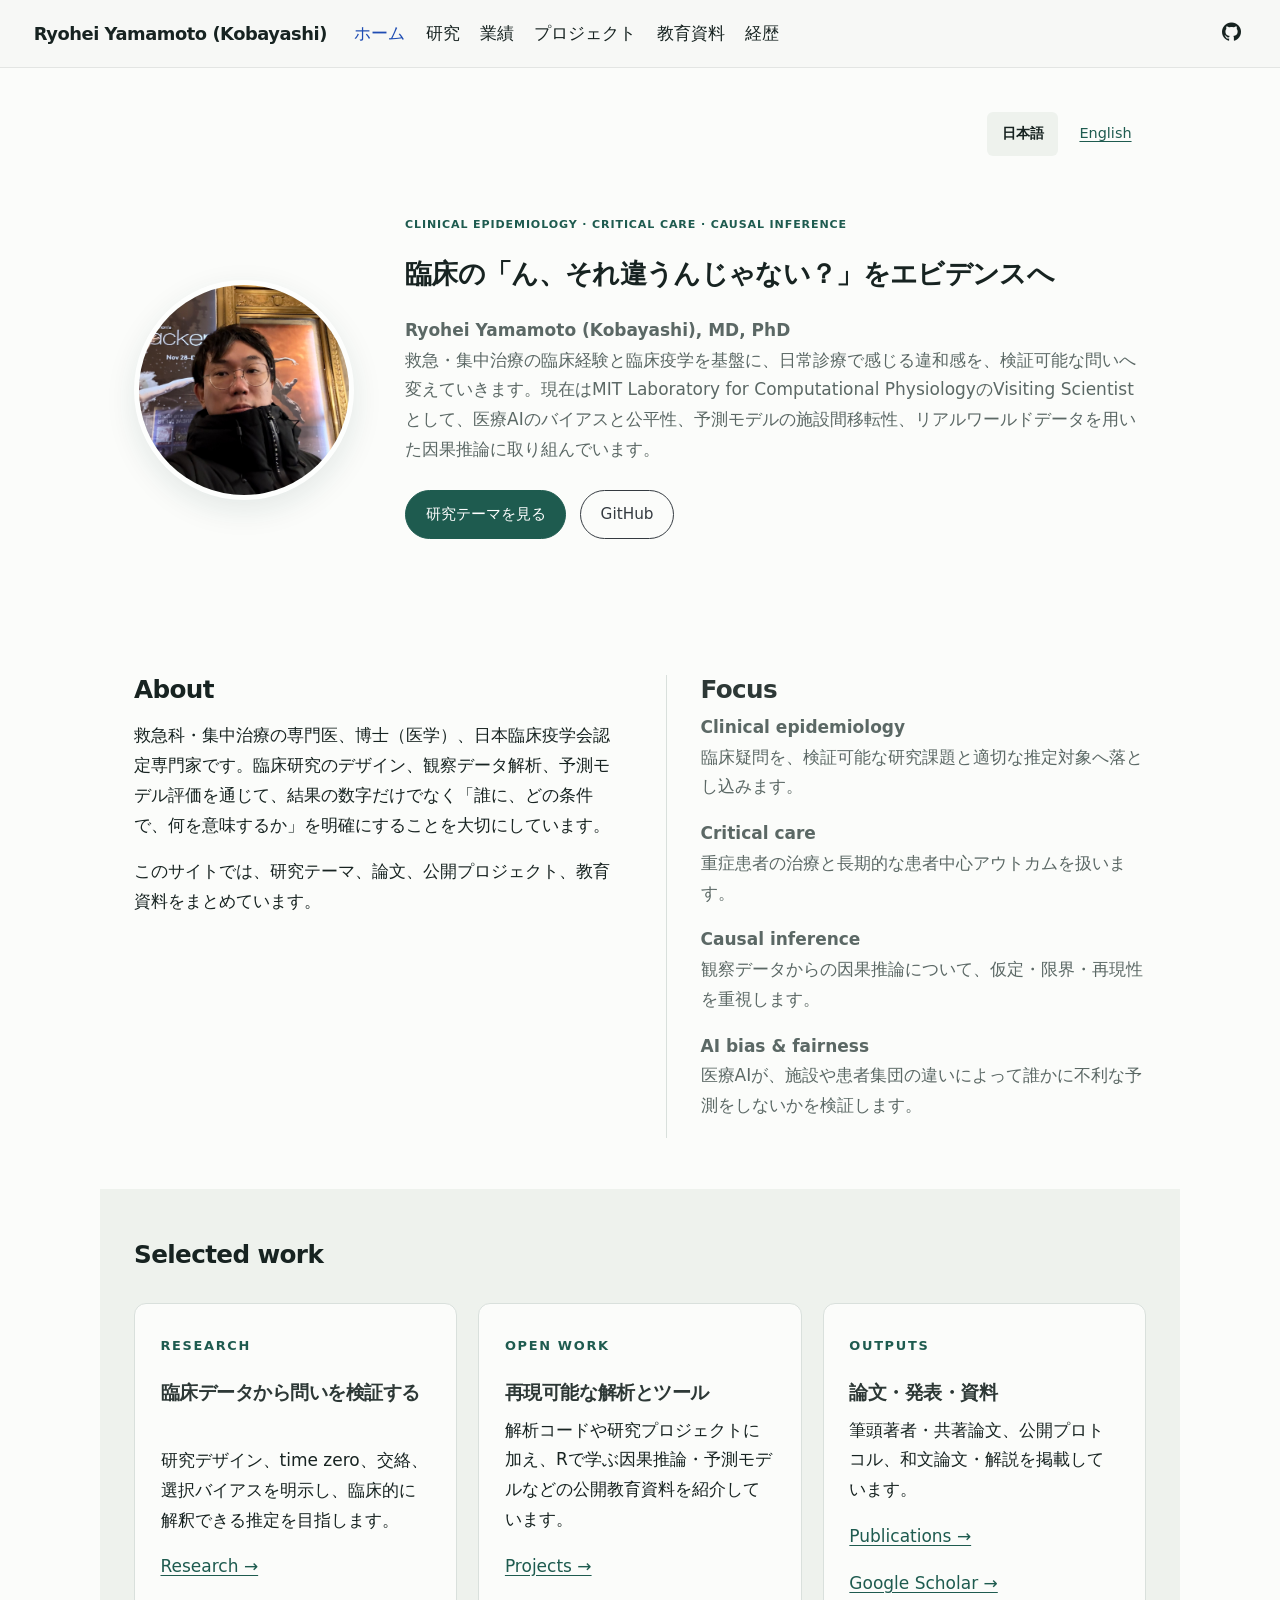
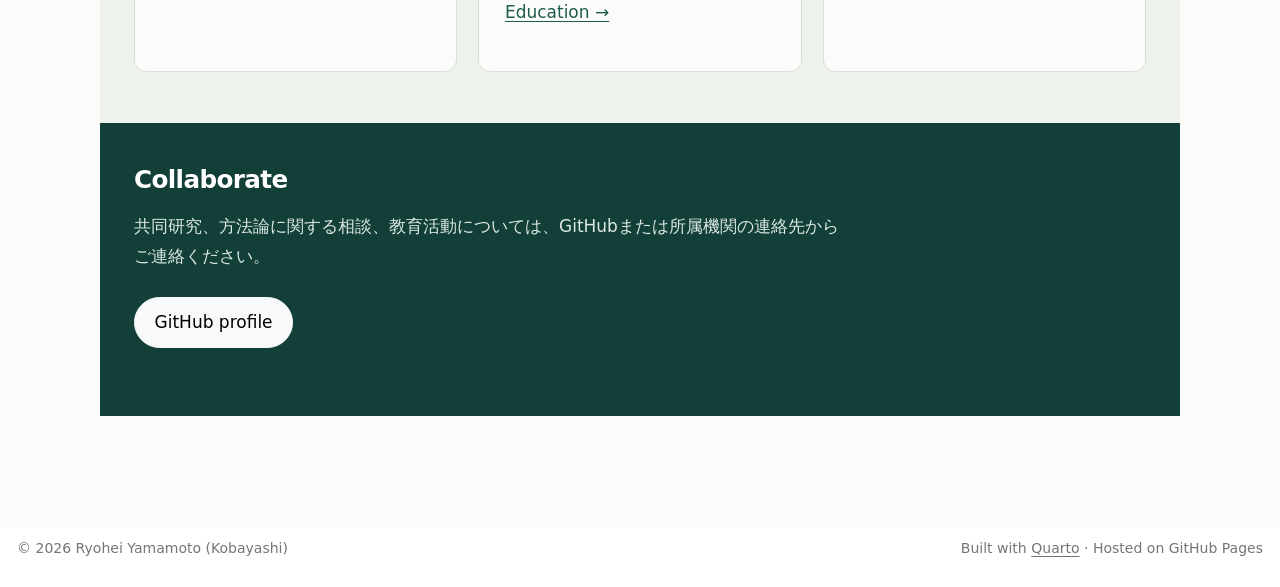
<file: docs/index.html>
<!DOCTYPE html>
<html xmlns="http://www.w3.org/1999/xhtml" lang="ja" xml:lang="ja"><head>

<meta charset="utf-8">
<meta name="generator" content="quarto-1.8.25">

<meta name="viewport" content="width=device-width, initial-scale=1.0, user-scalable=yes">

<meta name="description" content="Clinical epidemiology, critical care, and causal inference">

<title>Ryohei Yamamoto (Kobayashi) | Clinical Epidemiology – Ryohei Yamamoto (Kobayashi)</title>
<style>
code{white-space: pre-wrap;}
span.smallcaps{font-variant: small-caps;}
div.columns{display: flex; gap: min(4vw, 1.5em);}
div.column{flex: auto; overflow-x: auto;}
div.hanging-indent{margin-left: 1.5em; text-indent: -1.5em;}
ul.task-list{list-style: none;}
ul.task-list li input[type="checkbox"] {
  width: 0.8em;
  margin: 0 0.8em 0.2em -1em; /* quarto-specific, see https://github.com/quarto-dev/quarto-cli/issues/4556 */ 
  vertical-align: middle;
}
</style>


<script src="site_libs/quarto-nav/quarto-nav.js"></script>
<script src="site_libs/clipboard/clipboard.min.js"></script>
<script src="site_libs/quarto-html/quarto.js" type="module"></script>
<script src="site_libs/quarto-html/tabsets/tabsets.js" type="module"></script>
<script src="site_libs/quarto-html/axe/axe-check.js" type="module"></script>
<script src="site_libs/quarto-html/popper.min.js"></script>
<script src="site_libs/quarto-html/tippy.umd.min.js"></script>
<script src="site_libs/quarto-html/anchor.min.js"></script>
<link href="site_libs/quarto-html/tippy.css" rel="stylesheet">
<link href="site_libs/quarto-html/quarto-syntax-highlighting-7b89279ff1a6dce999919e0e67d4d9ec.css" rel="stylesheet" id="quarto-text-highlighting-styles">
<script src="site_libs/bootstrap/bootstrap.min.js"></script>
<link href="site_libs/bootstrap/bootstrap-icons.css" rel="stylesheet">
<link href="site_libs/bootstrap/bootstrap-74d7029ec4652e640b5858516d55cd5c.min.css" rel="stylesheet" append-hash="true" id="quarto-bootstrap" data-mode="light">
<script id="quarto-search-options" type="application/json">{
  "language": {
    "search-no-results-text": "一致なし",
    "search-matching-documents-text": "一致した文書",
    "search-copy-link-title": "検索へのリンクをコピー",
    "search-hide-matches-text": "追加の検索結果を非表示",
    "search-more-match-text": "追加の検索結果",
    "search-more-matches-text": "追加の検索結果",
    "search-clear-button-title": "消去",
    "search-text-placeholder": "",
    "search-detached-cancel-button-title": "取消",
    "search-submit-button-title": "検索",
    "search-label": "サーチ"
  }
}</script>
<style>html{ scroll-behavior: smooth; }</style>


<link rel="stylesheet" href="styles-v4.css">
<link rel="stylesheet" href="language.css">
<meta property="og:title" content="Ryohei Yamamoto (Kobayashi) | Clinical Epidemiology">
<meta property="og:description" content="Clinical epidemiology, critical care, and causal inference">
<meta property="og:image" content="https://ryohei-hey.github.io/assets/profile.jpeg">
<meta property="og:site_name" content="Ryohei Yamamoto (Kobayashi)">
</head>

<body class="nav-fixed quarto-light">

<div id="quarto-search-results"></div>
  <header id="quarto-header" class="headroom fixed-top">
    <nav class="navbar navbar-expand-lg " data-bs-theme="dark">
      <div class="navbar-container container-fluid">
      <div class="navbar-brand-container mx-auto">
    <a href="./index.html" class="navbar-brand navbar-brand-logo">
    </a>
    <a class="navbar-brand" href="./index.html">
    <span class="navbar-title">Ryohei Yamamoto (Kobayashi)</span>
    </a>
  </div>
          <button class="navbar-toggler" type="button" data-bs-toggle="collapse" data-bs-target="#navbarCollapse" aria-controls="navbarCollapse" role="menu" aria-expanded="false" aria-label="ナビゲーションを切り替える" onclick="if (window.quartoToggleHeadroom) { window.quartoToggleHeadroom(); }">
  <span class="navbar-toggler-icon"></span>
</button>
          <div class="collapse navbar-collapse" id="navbarCollapse">
            <ul class="navbar-nav navbar-nav-scroll me-auto">
  <li class="nav-item">
    <a class="nav-link active" href="./index.html" aria-current="page"> 
<span class="menu-text">Home</span></a>
  </li>  
  <li class="nav-item">
    <a class="nav-link" href="./research.html"> 
<span class="menu-text">Research</span></a>
  </li>  
  <li class="nav-item">
    <a class="nav-link" href="./publications.html"> 
<span class="menu-text">Publications</span></a>
  </li>  
  <li class="nav-item">
    <a class="nav-link" href="./projects.html"> 
<span class="menu-text">Projects</span></a>
  </li>  
  <li class="nav-item">
    <a class="nav-link" href="./education.html"> 
<span class="menu-text">Education</span></a>
  </li>  
  <li class="nav-item">
    <a class="nav-link" href="./cv.html"> 
<span class="menu-text">CV</span></a>
  </li>  
</ul>
            <ul class="navbar-nav navbar-nav-scroll ms-auto">
  <li class="nav-item compact">
    <a class="nav-link" href="https://github.com/ryohei-hey"> <i class="bi bi-github" role="img" aria-label="GitHub">
</i> 
<span class="menu-text"></span></a>
  </li>  
</ul>
          </div> <!-- /navcollapse -->
            <div class="quarto-navbar-tools">
</div>
      </div> <!-- /container-fluid -->
    </nav>
</header>
<!-- content -->
<div id="quarto-content" class="quarto-container page-columns page-rows-contents page-layout-full page-navbar">
<!-- sidebar -->
<!-- margin-sidebar -->
    
<!-- main -->
<main class="content column-page" id="quarto-document-content">

<header id="title-block-header" class="quarto-title-block default">
<div class="quarto-title">
<h1 class="title">Ryohei Yamamoto (Kobayashi)</h1>
</div>

<div>
  <div class="description">
    Clinical epidemiology, critical care, and causal inference
  </div>
</div>


<div class="quarto-title-meta column-page">

    
  
    
  </div>
  


</header>


<nav class="language-switch" aria-label="言語切替">
<span lang="ja" aria-current="page">日本語</span><a href="en/index.html" lang="en" hreflang="en">English</a>
</nav>
<div class="hero">
<div class="hero-photo">
<div class="quarto-figure quarto-figure-center">
<figure class="figure">
<p><img src="assets/profile.jpeg" class="profile-photo img-fluid figure-img"></p>
<figcaption>Ryohei Yamamoto (Kobayashi)</figcaption>
</figure>
</div>
</div>
<div class="hero-copy">
<p class="eyebrow">
CLINICAL EPIDEMIOLOGY · CRITICAL CARE · CAUSAL INFERENCE
</p>
<section id="臨床のんそれ違うんじゃないをエビデンスへ" class="level1">
<h1>臨床の「ん、それ違うんじゃない？」をエビデンスへ</h1>
<p><strong>Ryohei Yamamoto (Kobayashi), MD, PhD</strong><br> 救急・集中治療の臨床経験と臨床疫学を基盤に、日常診療で感じる違和感を、検証可能な問いへ変えていきます。現在はMIT Laboratory for Computational PhysiologyのVisiting Scientistとして、医療AIのバイアスと公平性、予測モデルの施設間移転性、リアルワールドデータを用いた因果推論に取り組んでいます。</p>
<p><a href="./research.html" class="btn btn-primary">研究テーマを見る</a> <a href="https://github.com/ryohei-hey" class="btn btn-outline-dark">GitHub</a></p>
</section>
</div>
</div>
<div class="home-grid">
<section id="about" class="level2 home-intro">
<h2 class="anchored" data-anchor-id="about">About</h2>
<p>救急科・集中治療の専門医、博士（医学）、日本臨床疫学会認定専門家です。臨床研究のデザイン、観察データ解析、予測モデル評価を通じて、結果の数字だけでなく「誰に、どの条件で、何を意味するか」を明確にすることを大切にしています。</p>
<p>このサイトでは、研究テーマ、論文、公開プロジェクト、教育資料をまとめています。</p>
</section>
<section id="focus" class="level3 principles">
<h3 class="anchored" data-anchor-id="focus">Focus</h3>
<p><strong>Clinical epidemiology</strong><br>
臨床疑問を、検証可能な研究課題と適切な推定対象へ落とし込みます。</p>
<p><strong>Critical care</strong><br>
重症患者の治療と長期的な患者中心アウトカムを扱います。</p>
<p><strong>Causal inference</strong><br>
観察データからの因果推論について、仮定・限界・再現性を重視します。</p>
<p><strong>AI bias &amp; fairness</strong><br> 医療AIが、施設や患者集団の違いによって誰かに不利な予測をしないかを検証します。</p>
</section>
</div>
<section id="selected-work" class="level2 section-band">
<h2 class="anchored" data-anchor-id="selected-work">Selected work</h2>
<div class="cards">
<div class="work-card">
<p><span class="card-kicker">RESEARCH</span></p>
<section id="臨床データから問いを検証する" class="level3">
<h3 class="anchored" data-anchor-id="臨床データから問いを検証する">臨床データから問いを検証する</h3>
<p>研究デザイン、time zero、交絡、選択バイアスを明示し、臨床的に解釈できる推定を目指します。</p>
<p><a href="./research.html">Research →</a></p>
</section>
</div>
<div class="work-card">
<p><span class="card-kicker">OPEN WORK</span></p>
<section id="再現可能な解析とツール" class="level3">
<h3 class="anchored" data-anchor-id="再現可能な解析とツール">再現可能な解析とツール</h3>
<p>解析コードや研究プロジェクトに加え、Rで学ぶ因果推論・予測モデルなどの公開教育資料を紹介しています。</p>
<p><a href="./projects.html">Projects →</a></p>
<p><a href="./education.html">Education →</a></p>
</section>
</div>
<div class="work-card">
<p><span class="card-kicker">OUTPUTS</span></p>
<section id="論文発表資料" class="level3">
<h3 class="anchored" data-anchor-id="論文発表資料">論文・発表・資料</h3>
<p>筆頭著者・共著論文、公開プロトコル、和文論文・解説を掲載しています。</p>
<p><a href="./publications.html">Publications →</a></p>
<p><a href="https://scholar.google.com/citations?hl=en&amp;user=1n3Y7mQAAAAJ&amp;view_op=list_works&amp;sortby=pubdate">Google Scholar →</a></p>
</section>
</div>
</div>
</section>
<section id="collaborate" class="level2 contact-strip">
<h2 class="anchored" data-anchor-id="collaborate">Collaborate</h2>
<p>共同研究、方法論に関する相談、教育活動については、GitHubまたは所属機関の連絡先からご連絡ください。</p>
<p><a href="https://github.com/ryohei-hey" class="btn btn-light">GitHub profile</a></p>
</section>



</main> <!-- /main -->
<script src="./language.js"></script>
<script id="quarto-html-after-body" type="application/javascript">
  window.document.addEventListener("DOMContentLoaded", function (event) {
    const icon = "";
    const anchorJS = new window.AnchorJS();
    anchorJS.options = {
      placement: 'right',
      icon: icon
    };
    anchorJS.add('.anchored');
    const isCodeAnnotation = (el) => {
      for (const clz of el.classList) {
        if (clz.startsWith('code-annotation-')) {                     
          return true;
        }
      }
      return false;
    }
    const onCopySuccess = function(e) {
      // button target
      const button = e.trigger;
      // don't keep focus
      button.blur();
      // flash "checked"
      button.classList.add('code-copy-button-checked');
      var currentTitle = button.getAttribute("title");
      button.setAttribute("title", "コピーしました");
      let tooltip;
      if (window.bootstrap) {
        button.setAttribute("data-bs-toggle", "tooltip");
        button.setAttribute("data-bs-placement", "left");
        button.setAttribute("data-bs-title", "コピーしました");
        tooltip = new bootstrap.Tooltip(button, 
          { trigger: "manual", 
            customClass: "code-copy-button-tooltip",
            offset: [0, -8]});
        tooltip.show();    
      }
      setTimeout(function() {
        if (tooltip) {
          tooltip.hide();
          button.removeAttribute("data-bs-title");
          button.removeAttribute("data-bs-toggle");
          button.removeAttribute("data-bs-placement");
        }
        button.setAttribute("title", currentTitle);
        button.classList.remove('code-copy-button-checked');
      }, 1000);
      // clear code selection
      e.clearSelection();
    }
    const getTextToCopy = function(trigger) {
      const outerScaffold = trigger.parentElement.cloneNode(true);
      const codeEl = outerScaffold.querySelector('code');
      for (const childEl of codeEl.children) {
        if (isCodeAnnotation(childEl)) {
          childEl.remove();
        }
      }
      return codeEl.innerText;
    }
    const clipboard = new window.ClipboardJS('.code-copy-button:not([data-in-quarto-modal])', {
      text: getTextToCopy
    });
    clipboard.on('success', onCopySuccess);
    if (window.document.getElementById('quarto-embedded-source-code-modal')) {
      const clipboardModal = new window.ClipboardJS('.code-copy-button[data-in-quarto-modal]', {
        text: getTextToCopy,
        container: window.document.getElementById('quarto-embedded-source-code-modal')
      });
      clipboardModal.on('success', onCopySuccess);
    }
      var localhostRegex = new RegExp(/^(?:http|https):\/\/localhost\:?[0-9]*\//);
      var mailtoRegex = new RegExp(/^mailto:/);
        var filterRegex = new RegExp("https:\/\/ryohei-hey\.github\.io");
      var isInternal = (href) => {
          return filterRegex.test(href) || localhostRegex.test(href) || mailtoRegex.test(href);
      }
      // Inspect non-navigation links and adorn them if external
     var links = window.document.querySelectorAll('a[href]:not(.nav-link):not(.navbar-brand):not(.toc-action):not(.sidebar-link):not(.sidebar-item-toggle):not(.pagination-link):not(.no-external):not([aria-hidden]):not(.dropdown-item):not(.quarto-navigation-tool):not(.about-link)');
      for (var i=0; i<links.length; i++) {
        const link = links[i];
        if (!isInternal(link.href)) {
          // undo the damage that might have been done by quarto-nav.js in the case of
          // links that we want to consider external
          if (link.dataset.originalHref !== undefined) {
            link.href = link.dataset.originalHref;
          }
            // target, if specified
            link.setAttribute("target", "_blank");
            if (link.getAttribute("rel") === null) {
              link.setAttribute("rel", "noopener");
            }
        }
      }
    function tippyHover(el, contentFn, onTriggerFn, onUntriggerFn) {
      const config = {
        allowHTML: true,
        maxWidth: 500,
        delay: 100,
        arrow: false,
        appendTo: function(el) {
            return el.parentElement;
        },
        interactive: true,
        interactiveBorder: 10,
        theme: 'quarto',
        placement: 'bottom-start',
      };
      if (contentFn) {
        config.content = contentFn;
      }
      if (onTriggerFn) {
        config.onTrigger = onTriggerFn;
      }
      if (onUntriggerFn) {
        config.onUntrigger = onUntriggerFn;
      }
      window.tippy(el, config); 
    }
    const noterefs = window.document.querySelectorAll('a[role="doc-noteref"]');
    for (var i=0; i<noterefs.length; i++) {
      const ref = noterefs[i];
      tippyHover(ref, function() {
        // use id or data attribute instead here
        let href = ref.getAttribute('data-footnote-href') || ref.getAttribute('href');
        try { href = new URL(href).hash; } catch {}
        const id = href.replace(/^#\/?/, "");
        const note = window.document.getElementById(id);
        if (note) {
          return note.innerHTML;
        } else {
          return "";
        }
      });
    }
    const xrefs = window.document.querySelectorAll('a.quarto-xref');
    const processXRef = (id, note) => {
      // Strip column container classes
      const stripColumnClz = (el) => {
        el.classList.remove("page-full", "page-columns");
        if (el.children) {
          for (const child of el.children) {
            stripColumnClz(child);
          }
        }
      }
      stripColumnClz(note)
      if (id === null || id.startsWith('sec-')) {
        // Special case sections, only their first couple elements
        const container = document.createElement("div");
        if (note.children && note.children.length > 2) {
          container.appendChild(note.children[0].cloneNode(true));
          for (let i = 1; i < note.children.length; i++) {
            const child = note.children[i];
            if (child.tagName === "P" && child.innerText === "") {
              continue;
            } else {
              container.appendChild(child.cloneNode(true));
              break;
            }
          }
          if (window.Quarto?.typesetMath) {
            window.Quarto.typesetMath(container);
          }
          return container.innerHTML
        } else {
          if (window.Quarto?.typesetMath) {
            window.Quarto.typesetMath(note);
          }
          return note.innerHTML;
        }
      } else {
        // Remove any anchor links if they are present
        const anchorLink = note.querySelector('a.anchorjs-link');
        if (anchorLink) {
          anchorLink.remove();
        }
        if (window.Quarto?.typesetMath) {
          window.Quarto.typesetMath(note);
        }
        if (note.classList.contains("callout")) {
          return note.outerHTML;
        } else {
          return note.innerHTML;
        }
      }
    }
    for (var i=0; i<xrefs.length; i++) {
      const xref = xrefs[i];
      tippyHover(xref, undefined, function(instance) {
        instance.disable();
        let url = xref.getAttribute('href');
        let hash = undefined; 
        if (url.startsWith('#')) {
          hash = url;
        } else {
          try { hash = new URL(url).hash; } catch {}
        }
        if (hash) {
          const id = hash.replace(/^#\/?/, "");
          const note = window.document.getElementById(id);
          if (note !== null) {
            try {
              const html = processXRef(id, note.cloneNode(true));
              instance.setContent(html);
            } finally {
              instance.enable();
              instance.show();
            }
          } else {
            // See if we can fetch this
            fetch(url.split('#')[0])
            .then(res => res.text())
            .then(html => {
              const parser = new DOMParser();
              const htmlDoc = parser.parseFromString(html, "text/html");
              const note = htmlDoc.getElementById(id);
              if (note !== null) {
                const html = processXRef(id, note);
                instance.setContent(html);
              } 
            }).finally(() => {
              instance.enable();
              instance.show();
            });
          }
        } else {
          // See if we can fetch a full url (with no hash to target)
          // This is a special case and we should probably do some content thinning / targeting
          fetch(url)
          .then(res => res.text())
          .then(html => {
            const parser = new DOMParser();
            const htmlDoc = parser.parseFromString(html, "text/html");
            const note = htmlDoc.querySelector('main.content');
            if (note !== null) {
              // This should only happen for chapter cross references
              // (since there is no id in the URL)
              // remove the first header
              if (note.children.length > 0 && note.children[0].tagName === "HEADER") {
                note.children[0].remove();
              }
              const html = processXRef(null, note);
              instance.setContent(html);
            } 
          }).finally(() => {
            instance.enable();
            instance.show();
          });
        }
      }, function(instance) {
      });
    }
        let selectedAnnoteEl;
        const selectorForAnnotation = ( cell, annotation) => {
          let cellAttr = 'data-code-cell="' + cell + '"';
          let lineAttr = 'data-code-annotation="' +  annotation + '"';
          const selector = 'span[' + cellAttr + '][' + lineAttr + ']';
          return selector;
        }
        const selectCodeLines = (annoteEl) => {
          const doc = window.document;
          const targetCell = annoteEl.getAttribute("data-target-cell");
          const targetAnnotation = annoteEl.getAttribute("data-target-annotation");
          const annoteSpan = window.document.querySelector(selectorForAnnotation(targetCell, targetAnnotation));
          const lines = annoteSpan.getAttribute("data-code-lines").split(",");
          const lineIds = lines.map((line) => {
            return targetCell + "-" + line;
          })
          let top = null;
          let height = null;
          let parent = null;
          if (lineIds.length > 0) {
              //compute the position of the single el (top and bottom and make a div)
              const el = window.document.getElementById(lineIds[0]);
              top = el.offsetTop;
              height = el.offsetHeight;
              parent = el.parentElement.parentElement;
            if (lineIds.length > 1) {
              const lastEl = window.document.getElementById(lineIds[lineIds.length - 1]);
              const bottom = lastEl.offsetTop + lastEl.offsetHeight;
              height = bottom - top;
            }
            if (top !== null && height !== null && parent !== null) {
              // cook up a div (if necessary) and position it 
              let div = window.document.getElementById("code-annotation-line-highlight");
              if (div === null) {
                div = window.document.createElement("div");
                div.setAttribute("id", "code-annotation-line-highlight");
                div.style.position = 'absolute';
                parent.appendChild(div);
              }
              div.style.top = top - 2 + "px";
              div.style.height = height + 4 + "px";
              div.style.left = 0;
              let gutterDiv = window.document.getElementById("code-annotation-line-highlight-gutter");
              if (gutterDiv === null) {
                gutterDiv = window.document.createElement("div");
                gutterDiv.setAttribute("id", "code-annotation-line-highlight-gutter");
                gutterDiv.style.position = 'absolute';
                const codeCell = window.document.getElementById(targetCell);
                const gutter = codeCell.querySelector('.code-annotation-gutter');
                gutter.appendChild(gutterDiv);
              }
              gutterDiv.style.top = top - 2 + "px";
              gutterDiv.style.height = height + 4 + "px";
            }
            selectedAnnoteEl = annoteEl;
          }
        };
        const unselectCodeLines = () => {
          const elementsIds = ["code-annotation-line-highlight", "code-annotation-line-highlight-gutter"];
          elementsIds.forEach((elId) => {
            const div = window.document.getElementById(elId);
            if (div) {
              div.remove();
            }
          });
          selectedAnnoteEl = undefined;
        };
          // Handle positioning of the toggle
      window.addEventListener(
        "resize",
        throttle(() => {
          elRect = undefined;
          if (selectedAnnoteEl) {
            selectCodeLines(selectedAnnoteEl);
          }
        }, 10)
      );
      function throttle(fn, ms) {
      let throttle = false;
      let timer;
        return (...args) => {
          if(!throttle) { // first call gets through
              fn.apply(this, args);
              throttle = true;
          } else { // all the others get throttled
              if(timer) clearTimeout(timer); // cancel #2
              timer = setTimeout(() => {
                fn.apply(this, args);
                timer = throttle = false;
              }, ms);
          }
        };
      }
        // Attach click handler to the DT
        const annoteDls = window.document.querySelectorAll('dt[data-target-cell]');
        for (const annoteDlNode of annoteDls) {
          annoteDlNode.addEventListener('click', (event) => {
            const clickedEl = event.target;
            if (clickedEl !== selectedAnnoteEl) {
              unselectCodeLines();
              const activeEl = window.document.querySelector('dt[data-target-cell].code-annotation-active');
              if (activeEl) {
                activeEl.classList.remove('code-annotation-active');
              }
              selectCodeLines(clickedEl);
              clickedEl.classList.add('code-annotation-active');
            } else {
              // Unselect the line
              unselectCodeLines();
              clickedEl.classList.remove('code-annotation-active');
            }
          });
        }
    const findCites = (el) => {
      const parentEl = el.parentElement;
      if (parentEl) {
        const cites = parentEl.dataset.cites;
        if (cites) {
          return {
            el,
            cites: cites.split(' ')
          };
        } else {
          return findCites(el.parentElement)
        }
      } else {
        return undefined;
      }
    };
    var bibliorefs = window.document.querySelectorAll('a[role="doc-biblioref"]');
    for (var i=0; i<bibliorefs.length; i++) {
      const ref = bibliorefs[i];
      const citeInfo = findCites(ref);
      if (citeInfo) {
        tippyHover(citeInfo.el, function() {
          var popup = window.document.createElement('div');
          citeInfo.cites.forEach(function(cite) {
            var citeDiv = window.document.createElement('div');
            citeDiv.classList.add('hanging-indent');
            citeDiv.classList.add('csl-entry');
            var biblioDiv = window.document.getElementById('ref-' + cite);
            if (biblioDiv) {
              citeDiv.innerHTML = biblioDiv.innerHTML;
            }
            popup.appendChild(citeDiv);
          });
          return popup.innerHTML;
        });
      }
    }
  });
  </script>
</div> <!-- /content -->
<footer class="footer">
  <div class="nav-footer">
    <div class="nav-footer-left">
<p>© 2026 Ryohei Yamamoto (Kobayashi)</p>
</div>   
    <div class="nav-footer-center">
      &nbsp;
    </div>
    <div class="nav-footer-right">
<p>Built with <a href="https://quarto.org/">Quarto</a> · Hosted on GitHub Pages</p>
</div>
  </div>
</footer>




<script src="site_libs/quarto-html/zenscroll-min.js"></script>
</body></html>
</file>
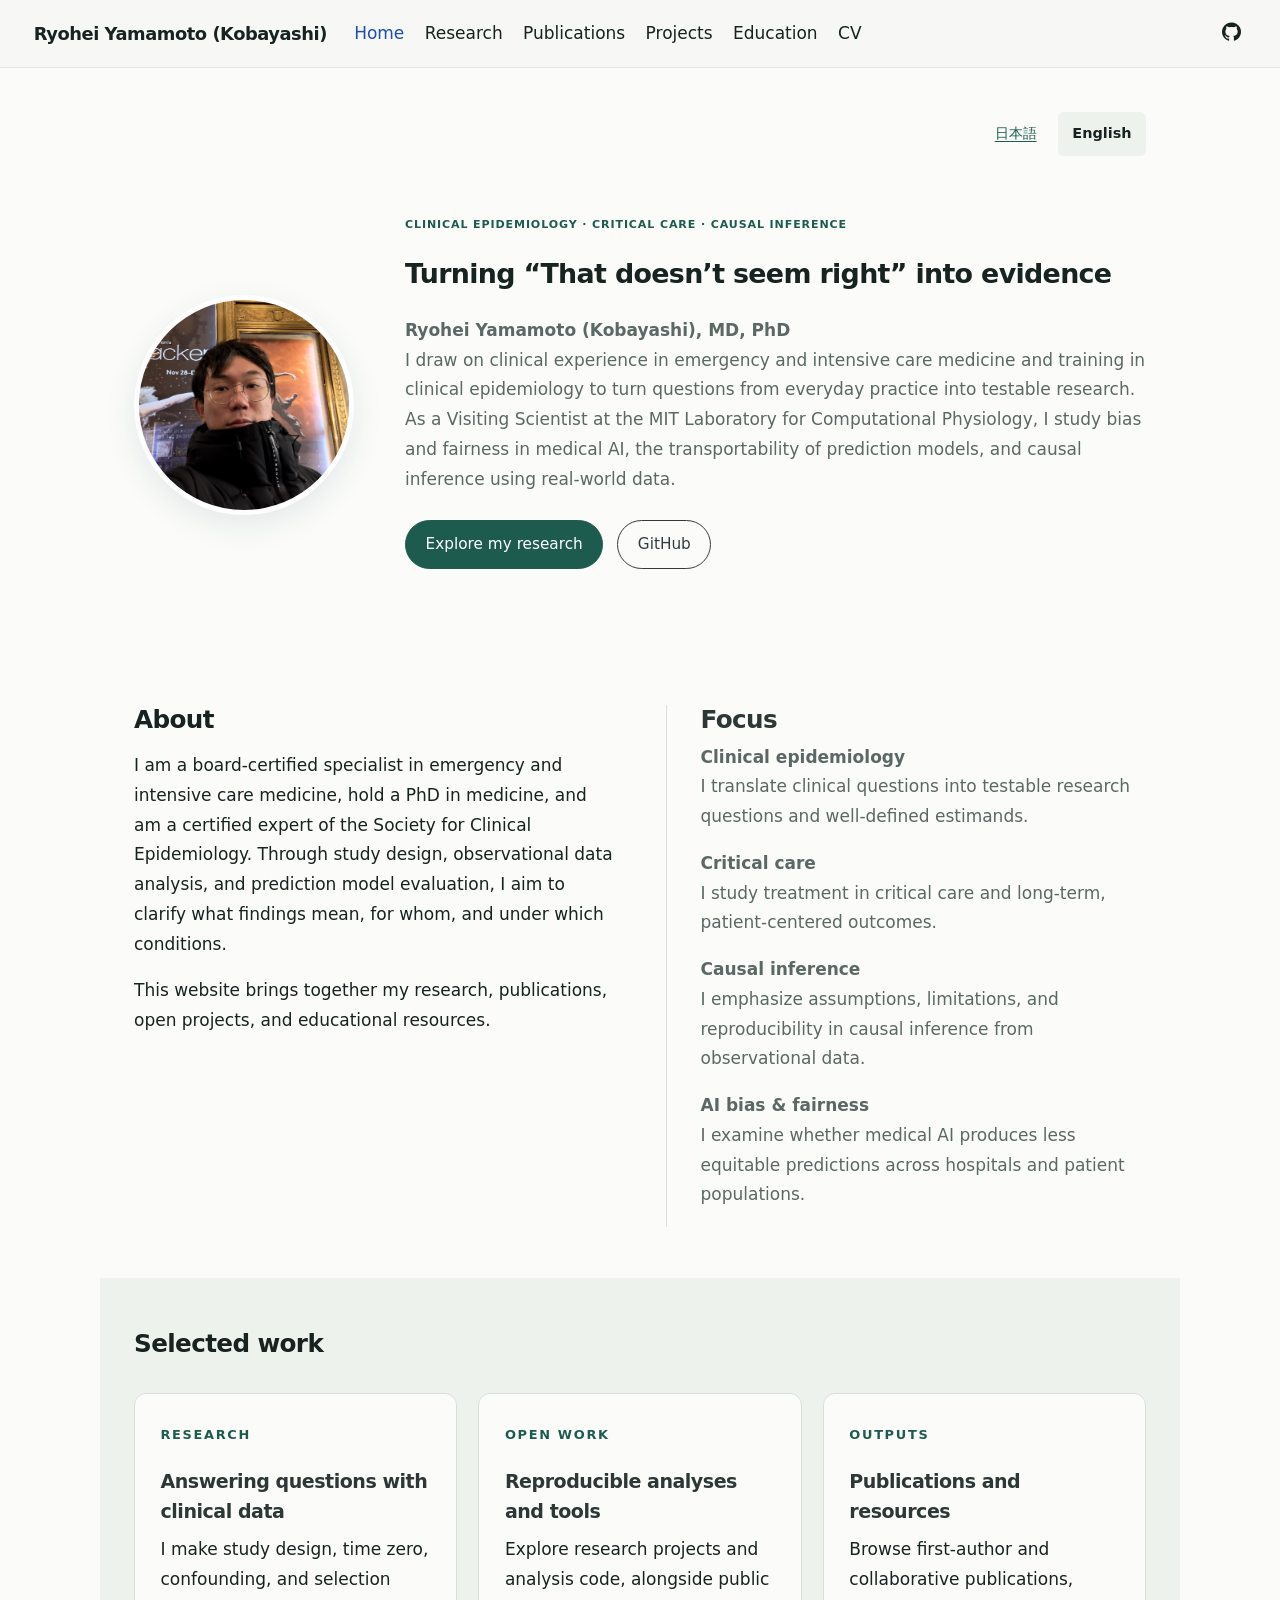
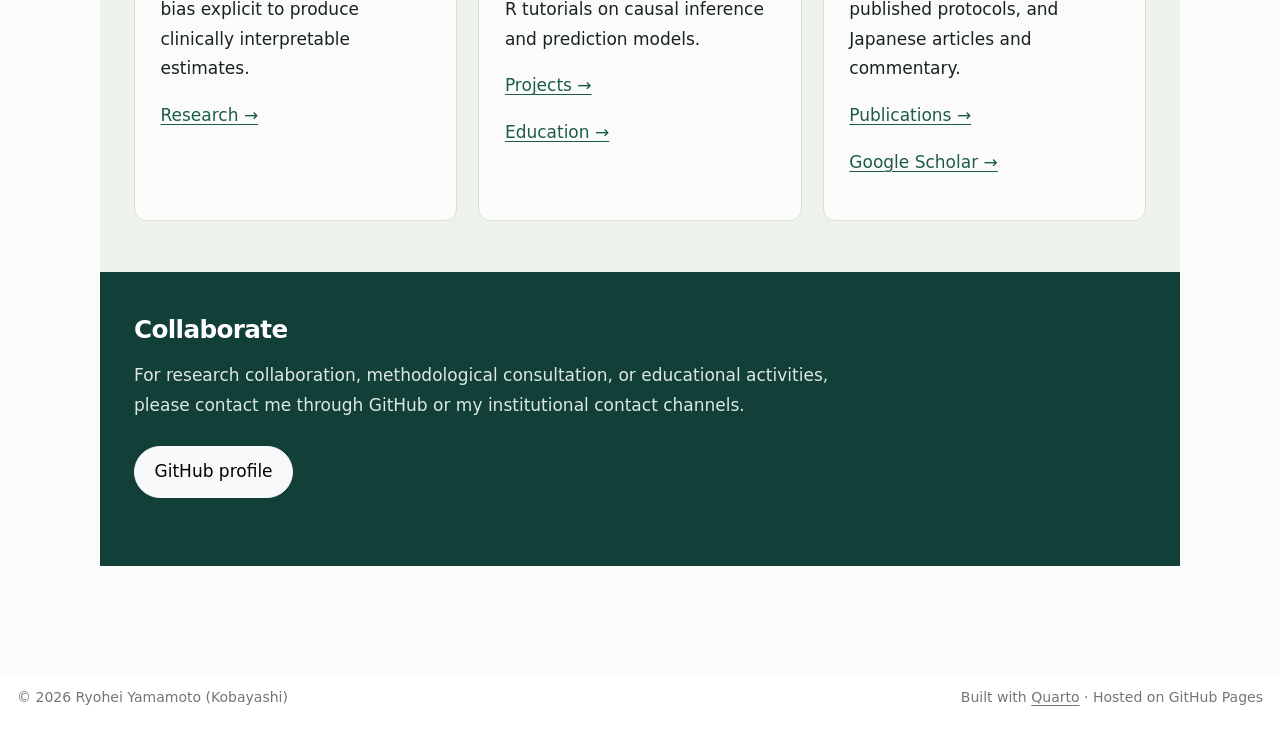
<file: docs/en/index.html>
<!DOCTYPE html>
<html xmlns="http://www.w3.org/1999/xhtml" lang="en" xml:lang="en"><head>

<meta charset="utf-8">
<meta name="generator" content="quarto-1.8.25">

<meta name="viewport" content="width=device-width, initial-scale=1.0, user-scalable=yes">

<meta name="description" content="Clinical epidemiology, critical care, and causal inference">

<title>Ryohei Yamamoto (Kobayashi) | Clinical Epidemiology – Ryohei Yamamoto (Kobayashi)</title>
<style>
code{white-space: pre-wrap;}
span.smallcaps{font-variant: small-caps;}
div.columns{display: flex; gap: min(4vw, 1.5em);}
div.column{flex: auto; overflow-x: auto;}
div.hanging-indent{margin-left: 1.5em; text-indent: -1.5em;}
ul.task-list{list-style: none;}
ul.task-list li input[type="checkbox"] {
  width: 0.8em;
  margin: 0 0.8em 0.2em -1em; /* quarto-specific, see https://github.com/quarto-dev/quarto-cli/issues/4556 */ 
  vertical-align: middle;
}
</style>


<script src="../site_libs/quarto-nav/quarto-nav.js"></script>
<script src="../site_libs/clipboard/clipboard.min.js"></script>
<script src="../site_libs/quarto-html/quarto.js" type="module"></script>
<script src="../site_libs/quarto-html/tabsets/tabsets.js" type="module"></script>
<script src="../site_libs/quarto-html/axe/axe-check.js" type="module"></script>
<script src="../site_libs/quarto-html/popper.min.js"></script>
<script src="../site_libs/quarto-html/tippy.umd.min.js"></script>
<script src="../site_libs/quarto-html/anchor.min.js"></script>
<link href="../site_libs/quarto-html/tippy.css" rel="stylesheet">
<link href="../site_libs/quarto-html/quarto-syntax-highlighting-7b89279ff1a6dce999919e0e67d4d9ec.css" rel="stylesheet" id="quarto-text-highlighting-styles">
<script src="../site_libs/bootstrap/bootstrap.min.js"></script>
<link href="../site_libs/bootstrap/bootstrap-icons.css" rel="stylesheet">
<link href="../site_libs/bootstrap/bootstrap-74d7029ec4652e640b5858516d55cd5c.min.css" rel="stylesheet" append-hash="true" id="quarto-bootstrap" data-mode="light">
<script id="quarto-search-options" type="application/json">{
  "language": {
    "search-no-results-text": "No results",
    "search-matching-documents-text": "matching documents",
    "search-copy-link-title": "Copy link to search",
    "search-hide-matches-text": "Hide additional matches",
    "search-more-match-text": "more match in this document",
    "search-more-matches-text": "more matches in this document",
    "search-clear-button-title": "Clear",
    "search-text-placeholder": "",
    "search-detached-cancel-button-title": "Cancel",
    "search-submit-button-title": "Submit",
    "search-label": "Search"
  }
}</script>
<style>html{ scroll-behavior: smooth; }</style>


<link rel="stylesheet" href="../styles-v4.css">
<link rel="stylesheet" href="../language.css">
<meta property="og:title" content="Ryohei Yamamoto (Kobayashi) | Clinical Epidemiology">
<meta property="og:description" content="Clinical epidemiology, critical care, and causal inference">
<meta property="og:image" content="https://ryohei-hey.github.io/assets/profile.jpeg">
<meta property="og:site_name" content="Ryohei Yamamoto (Kobayashi)">
</head>

<body class="nav-fixed quarto-light">

<div id="quarto-search-results"></div>
  <header id="quarto-header" class="headroom fixed-top">
    <nav class="navbar navbar-expand-lg " data-bs-theme="dark">
      <div class="navbar-container container-fluid">
      <div class="navbar-brand-container mx-auto">
    <a href="../index.html" class="navbar-brand navbar-brand-logo">
    </a>
    <a class="navbar-brand" href="../index.html">
    <span class="navbar-title">Ryohei Yamamoto (Kobayashi)</span>
    </a>
  </div>
          <button class="navbar-toggler" type="button" data-bs-toggle="collapse" data-bs-target="#navbarCollapse" aria-controls="navbarCollapse" role="menu" aria-expanded="false" aria-label="Toggle navigation" onclick="if (window.quartoToggleHeadroom) { window.quartoToggleHeadroom(); }">
  <span class="navbar-toggler-icon"></span>
</button>
          <div class="collapse navbar-collapse" id="navbarCollapse">
            <ul class="navbar-nav navbar-nav-scroll me-auto">
  <li class="nav-item">
    <a class="nav-link" href="../index.html"> 
<span class="menu-text">Home</span></a>
  </li>  
  <li class="nav-item">
    <a class="nav-link" href="../research.html"> 
<span class="menu-text">Research</span></a>
  </li>  
  <li class="nav-item">
    <a class="nav-link" href="../publications.html"> 
<span class="menu-text">Publications</span></a>
  </li>  
  <li class="nav-item">
    <a class="nav-link" href="../projects.html"> 
<span class="menu-text">Projects</span></a>
  </li>  
  <li class="nav-item">
    <a class="nav-link" href="../education.html"> 
<span class="menu-text">Education</span></a>
  </li>  
  <li class="nav-item">
    <a class="nav-link" href="../cv.html"> 
<span class="menu-text">CV</span></a>
  </li>  
</ul>
            <ul class="navbar-nav navbar-nav-scroll ms-auto">
  <li class="nav-item compact">
    <a class="nav-link" href="https://github.com/ryohei-hey"> <i class="bi bi-github" role="img" aria-label="GitHub">
</i> 
<span class="menu-text"></span></a>
  </li>  
</ul>
          </div> <!-- /navcollapse -->
            <div class="quarto-navbar-tools">
</div>
      </div> <!-- /container-fluid -->
    </nav>
</header>
<!-- content -->
<div id="quarto-content" class="quarto-container page-columns page-rows-contents page-layout-full page-navbar">
<!-- sidebar -->
<!-- margin-sidebar -->
    
<!-- main -->
<main class="content column-page" id="quarto-document-content">

<header id="title-block-header" class="quarto-title-block default">
<div class="quarto-title">
<h1 class="title">Ryohei Yamamoto (Kobayashi)</h1>
</div>

<div>
  <div class="description">
    Clinical epidemiology, critical care, and causal inference
  </div>
</div>


<div class="quarto-title-meta column-page">

    
  
    
  </div>
  


</header>


<nav class="language-switch" aria-label="Language">
<a href="../index.html" lang="ja" hreflang="ja">日本語</a><span lang="en" aria-current="page">English</span>
</nav>
<div class="hero">
<div class="hero-photo">
<div class="quarto-figure quarto-figure-center">
<figure class="figure">
<p><img src="../assets/profile.jpeg" class="profile-photo img-fluid figure-img"></p>
<figcaption>Ryohei Yamamoto (Kobayashi)</figcaption>
</figure>
</div>
</div>
<div class="hero-copy">
<p class="eyebrow">
CLINICAL EPIDEMIOLOGY · CRITICAL CARE · CAUSAL INFERENCE
</p>
<section id="turning-that-doesnt-seem-right-into-evidence" class="level1">
<h1>Turning “That doesn’t seem right” into evidence</h1>
<p><strong>Ryohei Yamamoto (Kobayashi), MD, PhD</strong><br> I draw on clinical experience in emergency and intensive care medicine and training in clinical epidemiology to turn questions from everyday practice into testable research. As a Visiting Scientist at the MIT Laboratory for Computational Physiology, I study bias and fairness in medical AI, the transportability of prediction models, and causal inference using real-world data.</p>
<p><a href="../en/research.html" class="btn btn-primary">Explore my research</a> <a href="https://github.com/ryohei-hey" class="btn btn-outline-dark">GitHub</a></p>
</section>
</div>
</div>
<div class="home-grid">
<section id="about" class="level2 home-intro">
<h2 class="anchored" data-anchor-id="about">About</h2>
<p>I am a board-certified specialist in emergency and intensive care medicine, hold a PhD in medicine, and am a certified expert of the Society for Clinical Epidemiology. Through study design, observational data analysis, and prediction model evaluation, I aim to clarify what findings mean, for whom, and under which conditions.</p>
<p>This website brings together my research, publications, open projects, and educational resources.</p>
</section>
<section id="focus" class="level3 principles">
<h3 class="anchored" data-anchor-id="focus">Focus</h3>
<p><strong>Clinical epidemiology</strong><br>
I translate clinical questions into testable research questions and well-defined estimands.</p>
<p><strong>Critical care</strong><br>
I study treatment in critical care and long-term, patient-centered outcomes.</p>
<p><strong>Causal inference</strong><br>
I emphasize assumptions, limitations, and reproducibility in causal inference from observational data.</p>
<p><strong>AI bias &amp; fairness</strong><br> I examine whether medical AI produces less equitable predictions across hospitals and patient populations.</p>
</section>
</div>
<section id="selected-work" class="level2 section-band">
<h2 class="anchored" data-anchor-id="selected-work">Selected work</h2>
<div class="cards">
<div class="work-card">
<p><span class="card-kicker">RESEARCH</span></p>
<section id="answering-questions-with-clinical-data" class="level3">
<h3 class="anchored" data-anchor-id="answering-questions-with-clinical-data">Answering questions with clinical data</h3>
<p>I make study design, time zero, confounding, and selection bias explicit to produce clinically interpretable estimates.</p>
<p><a href="../en/research.html">Research →</a></p>
</section>
</div>
<div class="work-card">
<p><span class="card-kicker">OPEN WORK</span></p>
<section id="reproducible-analyses-and-tools" class="level3">
<h3 class="anchored" data-anchor-id="reproducible-analyses-and-tools">Reproducible analyses and tools</h3>
<p>Explore research projects and analysis code, alongside public R tutorials on causal inference and prediction models.</p>
<p><a href="../en/projects.html">Projects →</a></p>
<p><a href="../en/education.html">Education →</a></p>
</section>
</div>
<div class="work-card">
<p><span class="card-kicker">OUTPUTS</span></p>
<section id="publications-and-resources" class="level3">
<h3 class="anchored" data-anchor-id="publications-and-resources">Publications and resources</h3>
<p>Browse first-author and collaborative publications, published protocols, and Japanese articles and commentary.</p>
<p><a href="../en/publications.html">Publications →</a></p>
<p><a href="https://scholar.google.com/citations?hl=en&amp;user=1n3Y7mQAAAAJ&amp;view_op=list_works&amp;sortby=pubdate">Google Scholar →</a></p>
</section>
</div>
</div>
</section>
<section id="collaborate" class="level2 contact-strip">
<h2 class="anchored" data-anchor-id="collaborate">Collaborate</h2>
<p>For research collaboration, methodological consultation, or educational activities, please contact me through GitHub or my institutional contact channels.</p>
<p><a href="https://github.com/ryohei-hey" class="btn btn-light">GitHub profile</a></p>
</section>



</main> <!-- /main -->
<script src="../language.js"></script>
<script id="quarto-html-after-body" type="application/javascript">
  window.document.addEventListener("DOMContentLoaded", function (event) {
    const icon = "";
    const anchorJS = new window.AnchorJS();
    anchorJS.options = {
      placement: 'right',
      icon: icon
    };
    anchorJS.add('.anchored');
    const isCodeAnnotation = (el) => {
      for (const clz of el.classList) {
        if (clz.startsWith('code-annotation-')) {                     
          return true;
        }
      }
      return false;
    }
    const onCopySuccess = function(e) {
      // button target
      const button = e.trigger;
      // don't keep focus
      button.blur();
      // flash "checked"
      button.classList.add('code-copy-button-checked');
      var currentTitle = button.getAttribute("title");
      button.setAttribute("title", "Copied!");
      let tooltip;
      if (window.bootstrap) {
        button.setAttribute("data-bs-toggle", "tooltip");
        button.setAttribute("data-bs-placement", "left");
        button.setAttribute("data-bs-title", "Copied!");
        tooltip = new bootstrap.Tooltip(button, 
          { trigger: "manual", 
            customClass: "code-copy-button-tooltip",
            offset: [0, -8]});
        tooltip.show();    
      }
      setTimeout(function() {
        if (tooltip) {
          tooltip.hide();
          button.removeAttribute("data-bs-title");
          button.removeAttribute("data-bs-toggle");
          button.removeAttribute("data-bs-placement");
        }
        button.setAttribute("title", currentTitle);
        button.classList.remove('code-copy-button-checked');
      }, 1000);
      // clear code selection
      e.clearSelection();
    }
    const getTextToCopy = function(trigger) {
      const outerScaffold = trigger.parentElement.cloneNode(true);
      const codeEl = outerScaffold.querySelector('code');
      for (const childEl of codeEl.children) {
        if (isCodeAnnotation(childEl)) {
          childEl.remove();
        }
      }
      return codeEl.innerText;
    }
    const clipboard = new window.ClipboardJS('.code-copy-button:not([data-in-quarto-modal])', {
      text: getTextToCopy
    });
    clipboard.on('success', onCopySuccess);
    if (window.document.getElementById('quarto-embedded-source-code-modal')) {
      const clipboardModal = new window.ClipboardJS('.code-copy-button[data-in-quarto-modal]', {
        text: getTextToCopy,
        container: window.document.getElementById('quarto-embedded-source-code-modal')
      });
      clipboardModal.on('success', onCopySuccess);
    }
      var localhostRegex = new RegExp(/^(?:http|https):\/\/localhost\:?[0-9]*\//);
      var mailtoRegex = new RegExp(/^mailto:/);
        var filterRegex = new RegExp("https:\/\/ryohei-hey\.github\.io");
      var isInternal = (href) => {
          return filterRegex.test(href) || localhostRegex.test(href) || mailtoRegex.test(href);
      }
      // Inspect non-navigation links and adorn them if external
     var links = window.document.querySelectorAll('a[href]:not(.nav-link):not(.navbar-brand):not(.toc-action):not(.sidebar-link):not(.sidebar-item-toggle):not(.pagination-link):not(.no-external):not([aria-hidden]):not(.dropdown-item):not(.quarto-navigation-tool):not(.about-link)');
      for (var i=0; i<links.length; i++) {
        const link = links[i];
        if (!isInternal(link.href)) {
          // undo the damage that might have been done by quarto-nav.js in the case of
          // links that we want to consider external
          if (link.dataset.originalHref !== undefined) {
            link.href = link.dataset.originalHref;
          }
            // target, if specified
            link.setAttribute("target", "_blank");
            if (link.getAttribute("rel") === null) {
              link.setAttribute("rel", "noopener");
            }
        }
      }
    function tippyHover(el, contentFn, onTriggerFn, onUntriggerFn) {
      const config = {
        allowHTML: true,
        maxWidth: 500,
        delay: 100,
        arrow: false,
        appendTo: function(el) {
            return el.parentElement;
        },
        interactive: true,
        interactiveBorder: 10,
        theme: 'quarto',
        placement: 'bottom-start',
      };
      if (contentFn) {
        config.content = contentFn;
      }
      if (onTriggerFn) {
        config.onTrigger = onTriggerFn;
      }
      if (onUntriggerFn) {
        config.onUntrigger = onUntriggerFn;
      }
      window.tippy(el, config); 
    }
    const noterefs = window.document.querySelectorAll('a[role="doc-noteref"]');
    for (var i=0; i<noterefs.length; i++) {
      const ref = noterefs[i];
      tippyHover(ref, function() {
        // use id or data attribute instead here
        let href = ref.getAttribute('data-footnote-href') || ref.getAttribute('href');
        try { href = new URL(href).hash; } catch {}
        const id = href.replace(/^#\/?/, "");
        const note = window.document.getElementById(id);
        if (note) {
          return note.innerHTML;
        } else {
          return "";
        }
      });
    }
    const xrefs = window.document.querySelectorAll('a.quarto-xref');
    const processXRef = (id, note) => {
      // Strip column container classes
      const stripColumnClz = (el) => {
        el.classList.remove("page-full", "page-columns");
        if (el.children) {
          for (const child of el.children) {
            stripColumnClz(child);
          }
        }
      }
      stripColumnClz(note)
      if (id === null || id.startsWith('sec-')) {
        // Special case sections, only their first couple elements
        const container = document.createElement("div");
        if (note.children && note.children.length > 2) {
          container.appendChild(note.children[0].cloneNode(true));
          for (let i = 1; i < note.children.length; i++) {
            const child = note.children[i];
            if (child.tagName === "P" && child.innerText === "") {
              continue;
            } else {
              container.appendChild(child.cloneNode(true));
              break;
            }
          }
          if (window.Quarto?.typesetMath) {
            window.Quarto.typesetMath(container);
          }
          return container.innerHTML
        } else {
          if (window.Quarto?.typesetMath) {
            window.Quarto.typesetMath(note);
          }
          return note.innerHTML;
        }
      } else {
        // Remove any anchor links if they are present
        const anchorLink = note.querySelector('a.anchorjs-link');
        if (anchorLink) {
          anchorLink.remove();
        }
        if (window.Quarto?.typesetMath) {
          window.Quarto.typesetMath(note);
        }
        if (note.classList.contains("callout")) {
          return note.outerHTML;
        } else {
          return note.innerHTML;
        }
      }
    }
    for (var i=0; i<xrefs.length; i++) {
      const xref = xrefs[i];
      tippyHover(xref, undefined, function(instance) {
        instance.disable();
        let url = xref.getAttribute('href');
        let hash = undefined; 
        if (url.startsWith('#')) {
          hash = url;
        } else {
          try { hash = new URL(url).hash; } catch {}
        }
        if (hash) {
          const id = hash.replace(/^#\/?/, "");
          const note = window.document.getElementById(id);
          if (note !== null) {
            try {
              const html = processXRef(id, note.cloneNode(true));
              instance.setContent(html);
            } finally {
              instance.enable();
              instance.show();
            }
          } else {
            // See if we can fetch this
            fetch(url.split('#')[0])
            .then(res => res.text())
            .then(html => {
              const parser = new DOMParser();
              const htmlDoc = parser.parseFromString(html, "text/html");
              const note = htmlDoc.getElementById(id);
              if (note !== null) {
                const html = processXRef(id, note);
                instance.setContent(html);
              } 
            }).finally(() => {
              instance.enable();
              instance.show();
            });
          }
        } else {
          // See if we can fetch a full url (with no hash to target)
          // This is a special case and we should probably do some content thinning / targeting
          fetch(url)
          .then(res => res.text())
          .then(html => {
            const parser = new DOMParser();
            const htmlDoc = parser.parseFromString(html, "text/html");
            const note = htmlDoc.querySelector('main.content');
            if (note !== null) {
              // This should only happen for chapter cross references
              // (since there is no id in the URL)
              // remove the first header
              if (note.children.length > 0 && note.children[0].tagName === "HEADER") {
                note.children[0].remove();
              }
              const html = processXRef(null, note);
              instance.setContent(html);
            } 
          }).finally(() => {
            instance.enable();
            instance.show();
          });
        }
      }, function(instance) {
      });
    }
        let selectedAnnoteEl;
        const selectorForAnnotation = ( cell, annotation) => {
          let cellAttr = 'data-code-cell="' + cell + '"';
          let lineAttr = 'data-code-annotation="' +  annotation + '"';
          const selector = 'span[' + cellAttr + '][' + lineAttr + ']';
          return selector;
        }
        const selectCodeLines = (annoteEl) => {
          const doc = window.document;
          const targetCell = annoteEl.getAttribute("data-target-cell");
          const targetAnnotation = annoteEl.getAttribute("data-target-annotation");
          const annoteSpan = window.document.querySelector(selectorForAnnotation(targetCell, targetAnnotation));
          const lines = annoteSpan.getAttribute("data-code-lines").split(",");
          const lineIds = lines.map((line) => {
            return targetCell + "-" + line;
          })
          let top = null;
          let height = null;
          let parent = null;
          if (lineIds.length > 0) {
              //compute the position of the single el (top and bottom and make a div)
              const el = window.document.getElementById(lineIds[0]);
              top = el.offsetTop;
              height = el.offsetHeight;
              parent = el.parentElement.parentElement;
            if (lineIds.length > 1) {
              const lastEl = window.document.getElementById(lineIds[lineIds.length - 1]);
              const bottom = lastEl.offsetTop + lastEl.offsetHeight;
              height = bottom - top;
            }
            if (top !== null && height !== null && parent !== null) {
              // cook up a div (if necessary) and position it 
              let div = window.document.getElementById("code-annotation-line-highlight");
              if (div === null) {
                div = window.document.createElement("div");
                div.setAttribute("id", "code-annotation-line-highlight");
                div.style.position = 'absolute';
                parent.appendChild(div);
              }
              div.style.top = top - 2 + "px";
              div.style.height = height + 4 + "px";
              div.style.left = 0;
              let gutterDiv = window.document.getElementById("code-annotation-line-highlight-gutter");
              if (gutterDiv === null) {
                gutterDiv = window.document.createElement("div");
                gutterDiv.setAttribute("id", "code-annotation-line-highlight-gutter");
                gutterDiv.style.position = 'absolute';
                const codeCell = window.document.getElementById(targetCell);
                const gutter = codeCell.querySelector('.code-annotation-gutter');
                gutter.appendChild(gutterDiv);
              }
              gutterDiv.style.top = top - 2 + "px";
              gutterDiv.style.height = height + 4 + "px";
            }
            selectedAnnoteEl = annoteEl;
          }
        };
        const unselectCodeLines = () => {
          const elementsIds = ["code-annotation-line-highlight", "code-annotation-line-highlight-gutter"];
          elementsIds.forEach((elId) => {
            const div = window.document.getElementById(elId);
            if (div) {
              div.remove();
            }
          });
          selectedAnnoteEl = undefined;
        };
          // Handle positioning of the toggle
      window.addEventListener(
        "resize",
        throttle(() => {
          elRect = undefined;
          if (selectedAnnoteEl) {
            selectCodeLines(selectedAnnoteEl);
          }
        }, 10)
      );
      function throttle(fn, ms) {
      let throttle = false;
      let timer;
        return (...args) => {
          if(!throttle) { // first call gets through
              fn.apply(this, args);
              throttle = true;
          } else { // all the others get throttled
              if(timer) clearTimeout(timer); // cancel #2
              timer = setTimeout(() => {
                fn.apply(this, args);
                timer = throttle = false;
              }, ms);
          }
        };
      }
        // Attach click handler to the DT
        const annoteDls = window.document.querySelectorAll('dt[data-target-cell]');
        for (const annoteDlNode of annoteDls) {
          annoteDlNode.addEventListener('click', (event) => {
            const clickedEl = event.target;
            if (clickedEl !== selectedAnnoteEl) {
              unselectCodeLines();
              const activeEl = window.document.querySelector('dt[data-target-cell].code-annotation-active');
              if (activeEl) {
                activeEl.classList.remove('code-annotation-active');
              }
              selectCodeLines(clickedEl);
              clickedEl.classList.add('code-annotation-active');
            } else {
              // Unselect the line
              unselectCodeLines();
              clickedEl.classList.remove('code-annotation-active');
            }
          });
        }
    const findCites = (el) => {
      const parentEl = el.parentElement;
      if (parentEl) {
        const cites = parentEl.dataset.cites;
        if (cites) {
          return {
            el,
            cites: cites.split(' ')
          };
        } else {
          return findCites(el.parentElement)
        }
      } else {
        return undefined;
      }
    };
    var bibliorefs = window.document.querySelectorAll('a[role="doc-biblioref"]');
    for (var i=0; i<bibliorefs.length; i++) {
      const ref = bibliorefs[i];
      const citeInfo = findCites(ref);
      if (citeInfo) {
        tippyHover(citeInfo.el, function() {
          var popup = window.document.createElement('div');
          citeInfo.cites.forEach(function(cite) {
            var citeDiv = window.document.createElement('div');
            citeDiv.classList.add('hanging-indent');
            citeDiv.classList.add('csl-entry');
            var biblioDiv = window.document.getElementById('ref-' + cite);
            if (biblioDiv) {
              citeDiv.innerHTML = biblioDiv.innerHTML;
            }
            popup.appendChild(citeDiv);
          });
          return popup.innerHTML;
        });
      }
    }
  });
  </script>
</div> <!-- /content -->
<footer class="footer">
  <div class="nav-footer">
    <div class="nav-footer-left">
<p>© 2026 Ryohei Yamamoto (Kobayashi)</p>
</div>   
    <div class="nav-footer-center">
      &nbsp;
    </div>
    <div class="nav-footer-right">
<p>Built with <a href="https://quarto.org/">Quarto</a> · Hosted on GitHub Pages</p>
</div>
  </div>
</footer>




<script src="../site_libs/quarto-html/zenscroll-min.js"></script>
</body></html>
</file>
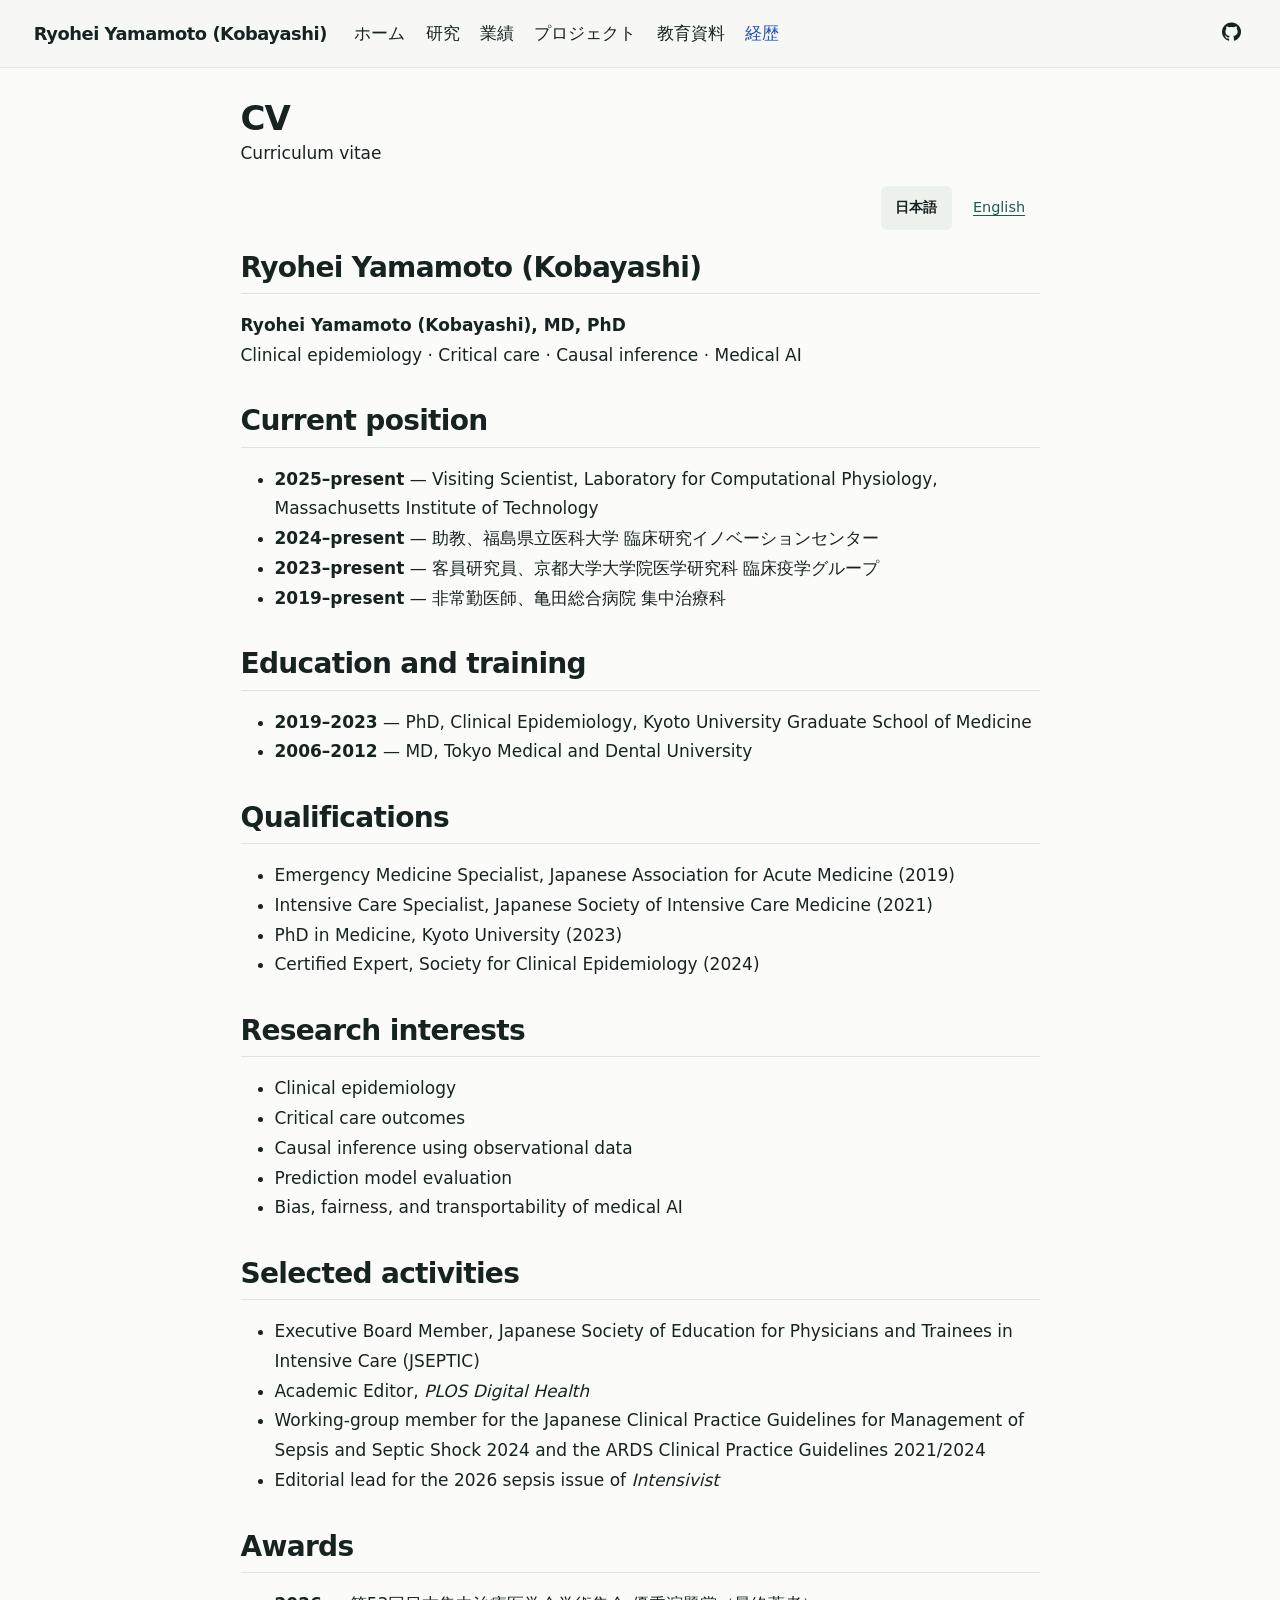
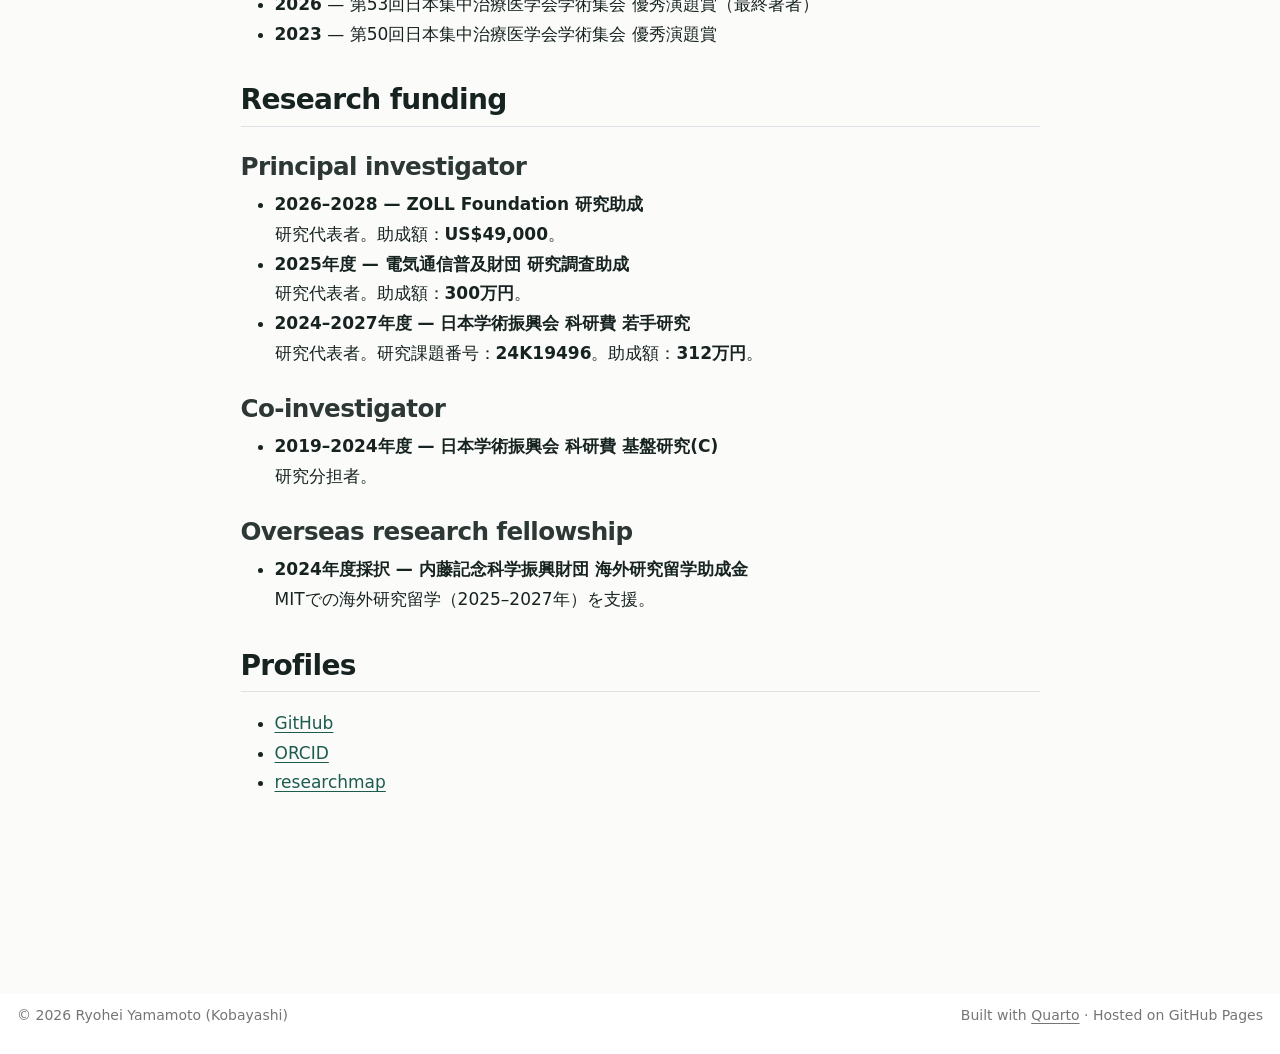
<file: docs/cv.html>
<!DOCTYPE html>
<html xmlns="http://www.w3.org/1999/xhtml" lang="ja" xml:lang="ja"><head>

<meta charset="utf-8">
<meta name="generator" content="quarto-1.8.25">

<meta name="viewport" content="width=device-width, initial-scale=1.0, user-scalable=yes">

<meta name="description" content="Curriculum vitae">

<title>CV – Ryohei Yamamoto (Kobayashi)</title>
<style>
code{white-space: pre-wrap;}
span.smallcaps{font-variant: small-caps;}
div.columns{display: flex; gap: min(4vw, 1.5em);}
div.column{flex: auto; overflow-x: auto;}
div.hanging-indent{margin-left: 1.5em; text-indent: -1.5em;}
ul.task-list{list-style: none;}
ul.task-list li input[type="checkbox"] {
  width: 0.8em;
  margin: 0 0.8em 0.2em -1em; /* quarto-specific, see https://github.com/quarto-dev/quarto-cli/issues/4556 */ 
  vertical-align: middle;
}
</style>


<script src="site_libs/quarto-nav/quarto-nav.js"></script>
<script src="site_libs/clipboard/clipboard.min.js"></script>
<script src="site_libs/quarto-html/quarto.js" type="module"></script>
<script src="site_libs/quarto-html/tabsets/tabsets.js" type="module"></script>
<script src="site_libs/quarto-html/axe/axe-check.js" type="module"></script>
<script src="site_libs/quarto-html/popper.min.js"></script>
<script src="site_libs/quarto-html/tippy.umd.min.js"></script>
<script src="site_libs/quarto-html/anchor.min.js"></script>
<link href="site_libs/quarto-html/tippy.css" rel="stylesheet">
<link href="site_libs/quarto-html/quarto-syntax-highlighting-7b89279ff1a6dce999919e0e67d4d9ec.css" rel="stylesheet" id="quarto-text-highlighting-styles">
<script src="site_libs/bootstrap/bootstrap.min.js"></script>
<link href="site_libs/bootstrap/bootstrap-icons.css" rel="stylesheet">
<link href="site_libs/bootstrap/bootstrap-74d7029ec4652e640b5858516d55cd5c.min.css" rel="stylesheet" append-hash="true" id="quarto-bootstrap" data-mode="light">
<script id="quarto-search-options" type="application/json">{
  "language": {
    "search-no-results-text": "一致なし",
    "search-matching-documents-text": "一致した文書",
    "search-copy-link-title": "検索へのリンクをコピー",
    "search-hide-matches-text": "追加の検索結果を非表示",
    "search-more-match-text": "追加の検索結果",
    "search-more-matches-text": "追加の検索結果",
    "search-clear-button-title": "消去",
    "search-text-placeholder": "",
    "search-detached-cancel-button-title": "取消",
    "search-submit-button-title": "検索",
    "search-label": "サーチ"
  }
}</script>
<style>html{ scroll-behavior: smooth; }</style>


<link rel="stylesheet" href="styles-v4.css">
<link rel="stylesheet" href="language.css">
<meta property="og:title" content="CV – Ryohei Yamamoto (Kobayashi)">
<meta property="og:description" content="Curriculum vitae">
<meta property="og:site_name" content="Ryohei Yamamoto (Kobayashi)">
</head>

<body class="nav-fixed fullcontent quarto-light">

<div id="quarto-search-results"></div>
  <header id="quarto-header" class="headroom fixed-top">
    <nav class="navbar navbar-expand-lg " data-bs-theme="dark">
      <div class="navbar-container container-fluid">
      <div class="navbar-brand-container mx-auto">
    <a href="./index.html" class="navbar-brand navbar-brand-logo">
    </a>
    <a class="navbar-brand" href="./index.html">
    <span class="navbar-title">Ryohei Yamamoto (Kobayashi)</span>
    </a>
  </div>
          <button class="navbar-toggler" type="button" data-bs-toggle="collapse" data-bs-target="#navbarCollapse" aria-controls="navbarCollapse" role="menu" aria-expanded="false" aria-label="ナビゲーションを切り替える" onclick="if (window.quartoToggleHeadroom) { window.quartoToggleHeadroom(); }">
  <span class="navbar-toggler-icon"></span>
</button>
          <div class="collapse navbar-collapse" id="navbarCollapse">
            <ul class="navbar-nav navbar-nav-scroll me-auto">
  <li class="nav-item">
    <a class="nav-link" href="./index.html"> 
<span class="menu-text">Home</span></a>
  </li>  
  <li class="nav-item">
    <a class="nav-link" href="./research.html"> 
<span class="menu-text">Research</span></a>
  </li>  
  <li class="nav-item">
    <a class="nav-link" href="./publications.html"> 
<span class="menu-text">Publications</span></a>
  </li>  
  <li class="nav-item">
    <a class="nav-link" href="./projects.html"> 
<span class="menu-text">Projects</span></a>
  </li>  
  <li class="nav-item">
    <a class="nav-link" href="./education.html"> 
<span class="menu-text">Education</span></a>
  </li>  
  <li class="nav-item">
    <a class="nav-link active" href="./cv.html" aria-current="page"> 
<span class="menu-text">CV</span></a>
  </li>  
</ul>
            <ul class="navbar-nav navbar-nav-scroll ms-auto">
  <li class="nav-item compact">
    <a class="nav-link" href="https://github.com/ryohei-hey"> <i class="bi bi-github" role="img" aria-label="GitHub">
</i> 
<span class="menu-text"></span></a>
  </li>  
</ul>
          </div> <!-- /navcollapse -->
            <div class="quarto-navbar-tools">
</div>
      </div> <!-- /container-fluid -->
    </nav>
</header>
<!-- content -->
<div id="quarto-content" class="quarto-container page-columns page-rows-contents page-layout-article page-navbar">
<!-- sidebar -->
<!-- margin-sidebar -->
    
<!-- main -->
<main class="content" id="quarto-document-content">

<header id="title-block-header" class="quarto-title-block default">
<div class="quarto-title">
<h1 class="title">CV</h1>
</div>

<div>
  <div class="description">
    Curriculum vitae
  </div>
</div>


<div class="quarto-title-meta">

    
  
    
  </div>
  


</header>


<nav class="language-switch" aria-label="言語切替">
<span lang="ja" aria-current="page">日本語</span><a href="en/cv.html" lang="en" hreflang="en">English</a>
</nav>
<section id="ryohei-yamamoto-kobayashi" class="level2">
<h2 class="anchored" data-anchor-id="ryohei-yamamoto-kobayashi">Ryohei Yamamoto (Kobayashi)</h2>
<p><strong>Ryohei Yamamoto (Kobayashi), MD, PhD</strong><br> Clinical epidemiology · Critical care · Causal inference · Medical AI</p>
</section>
<section id="current-position" class="level2">
<h2 class="anchored" data-anchor-id="current-position">Current position</h2>
<ul>
<li><strong>2025–present</strong> — Visiting Scientist, Laboratory for Computational Physiology, Massachusetts Institute of Technology</li>
<li><strong>2024–present</strong> — 助教、福島県立医科大学 臨床研究イノベーションセンター</li>
<li><strong>2023–present</strong> — 客員研究員、京都大学大学院医学研究科 臨床疫学グループ</li>
<li><strong>2019–present</strong> — 非常勤医師、亀田総合病院 集中治療科</li>
</ul>
</section>
<section id="education-and-training" class="level2">
<h2 class="anchored" data-anchor-id="education-and-training">Education and training</h2>
<ul>
<li><strong>2019–2023</strong> — PhD, Clinical Epidemiology, Kyoto University Graduate School of Medicine</li>
<li><strong>2006–2012</strong> — MD, Tokyo Medical and Dental University</li>
</ul>
</section>
<section id="qualifications" class="level2">
<h2 class="anchored" data-anchor-id="qualifications">Qualifications</h2>
<ul>
<li>Emergency Medicine Specialist, Japanese Association for Acute Medicine (2019)</li>
<li>Intensive Care Specialist, Japanese Society of Intensive Care Medicine (2021)</li>
<li>PhD in Medicine, Kyoto University (2023)</li>
<li>Certified Expert, Society for Clinical Epidemiology (2024)</li>
</ul>
</section>
<section id="research-interests" class="level2">
<h2 class="anchored" data-anchor-id="research-interests">Research interests</h2>
<ul>
<li>Clinical epidemiology</li>
<li>Critical care outcomes</li>
<li>Causal inference using observational data</li>
<li>Prediction model evaluation</li>
<li>Bias, fairness, and transportability of medical AI</li>
</ul>
</section>
<section id="selected-activities" class="level2">
<h2 class="anchored" data-anchor-id="selected-activities">Selected activities</h2>
<ul>
<li>Executive Board Member, Japanese Society of Education for Physicians and Trainees in Intensive Care (JSEPTIC)</li>
<li>Academic Editor, <em>PLOS Digital Health</em></li>
<li>Working-group member for the Japanese Clinical Practice Guidelines for Management of Sepsis and Septic Shock 2024 and the ARDS Clinical Practice Guidelines 2021/2024</li>
<li>Editorial lead for the 2026 sepsis issue of <em>Intensivist</em></li>
</ul>
</section>
<section id="awards" class="level2">
<h2 class="anchored" data-anchor-id="awards">Awards</h2>
<ul>
<li><strong>2026</strong> — 第53回日本集中治療医学会学術集会 優秀演題賞（最終著者）</li>
<li><strong>2023</strong> — 第50回日本集中治療医学会学術集会 優秀演題賞</li>
</ul>
</section>
<section id="research-funding" class="level2">
<h2 class="anchored" data-anchor-id="research-funding">Research funding</h2>
<section id="principal-investigator" class="level3">
<h3 class="anchored" data-anchor-id="principal-investigator">Principal investigator</h3>
<ul>
<li><strong>2026–2028 — ZOLL Foundation 研究助成</strong><br>
研究代表者。助成額：<strong>US$49,000</strong>。</li>
<li><strong>2025年度 — 電気通信普及財団 研究調査助成</strong><br>
研究代表者。助成額：<strong>300万円</strong>。</li>
<li><strong>2024–2027年度 — 日本学術振興会 科研費 若手研究</strong><br>
研究代表者。研究課題番号：<strong>24K19496</strong>。助成額：<strong>312万円</strong>。</li>
</ul>
</section>
<section id="co-investigator" class="level3">
<h3 class="anchored" data-anchor-id="co-investigator">Co-investigator</h3>
<ul>
<li><strong>2019–2024年度 — 日本学術振興会 科研費 基盤研究(C)</strong><br>
研究分担者。</li>
</ul>
</section>
<section id="overseas-research-fellowship" class="level3">
<h3 class="anchored" data-anchor-id="overseas-research-fellowship">Overseas research fellowship</h3>
<ul>
<li><strong>2024年度採択 — 内藤記念科学振興財団 海外研究留学助成金</strong><br>
MITでの海外研究留学（2025–2027年）を支援。</li>
</ul>
</section>
</section>
<section id="profiles" class="level2">
<h2 class="anchored" data-anchor-id="profiles">Profiles</h2>
<ul>
<li><a href="https://github.com/ryohei-hey">GitHub</a></li>
<li><a href="https://orcid.org/0000-0002-5144-6585">ORCID</a></li>
<li><a href="https://researchmap.jp/yamamotoryohei">researchmap</a></li>
</ul>


</section>

</main> <!-- /main -->
<script src="./language.js"></script>
<script id="quarto-html-after-body" type="application/javascript">
  window.document.addEventListener("DOMContentLoaded", function (event) {
    const icon = "";
    const anchorJS = new window.AnchorJS();
    anchorJS.options = {
      placement: 'right',
      icon: icon
    };
    anchorJS.add('.anchored');
    const isCodeAnnotation = (el) => {
      for (const clz of el.classList) {
        if (clz.startsWith('code-annotation-')) {                     
          return true;
        }
      }
      return false;
    }
    const onCopySuccess = function(e) {
      // button target
      const button = e.trigger;
      // don't keep focus
      button.blur();
      // flash "checked"
      button.classList.add('code-copy-button-checked');
      var currentTitle = button.getAttribute("title");
      button.setAttribute("title", "コピーしました");
      let tooltip;
      if (window.bootstrap) {
        button.setAttribute("data-bs-toggle", "tooltip");
        button.setAttribute("data-bs-placement", "left");
        button.setAttribute("data-bs-title", "コピーしました");
        tooltip = new bootstrap.Tooltip(button, 
          { trigger: "manual", 
            customClass: "code-copy-button-tooltip",
            offset: [0, -8]});
        tooltip.show();    
      }
      setTimeout(function() {
        if (tooltip) {
          tooltip.hide();
          button.removeAttribute("data-bs-title");
          button.removeAttribute("data-bs-toggle");
          button.removeAttribute("data-bs-placement");
        }
        button.setAttribute("title", currentTitle);
        button.classList.remove('code-copy-button-checked');
      }, 1000);
      // clear code selection
      e.clearSelection();
    }
    const getTextToCopy = function(trigger) {
      const outerScaffold = trigger.parentElement.cloneNode(true);
      const codeEl = outerScaffold.querySelector('code');
      for (const childEl of codeEl.children) {
        if (isCodeAnnotation(childEl)) {
          childEl.remove();
        }
      }
      return codeEl.innerText;
    }
    const clipboard = new window.ClipboardJS('.code-copy-button:not([data-in-quarto-modal])', {
      text: getTextToCopy
    });
    clipboard.on('success', onCopySuccess);
    if (window.document.getElementById('quarto-embedded-source-code-modal')) {
      const clipboardModal = new window.ClipboardJS('.code-copy-button[data-in-quarto-modal]', {
        text: getTextToCopy,
        container: window.document.getElementById('quarto-embedded-source-code-modal')
      });
      clipboardModal.on('success', onCopySuccess);
    }
      var localhostRegex = new RegExp(/^(?:http|https):\/\/localhost\:?[0-9]*\//);
      var mailtoRegex = new RegExp(/^mailto:/);
        var filterRegex = new RegExp("https:\/\/ryohei-hey\.github\.io");
      var isInternal = (href) => {
          return filterRegex.test(href) || localhostRegex.test(href) || mailtoRegex.test(href);
      }
      // Inspect non-navigation links and adorn them if external
     var links = window.document.querySelectorAll('a[href]:not(.nav-link):not(.navbar-brand):not(.toc-action):not(.sidebar-link):not(.sidebar-item-toggle):not(.pagination-link):not(.no-external):not([aria-hidden]):not(.dropdown-item):not(.quarto-navigation-tool):not(.about-link)');
      for (var i=0; i<links.length; i++) {
        const link = links[i];
        if (!isInternal(link.href)) {
          // undo the damage that might have been done by quarto-nav.js in the case of
          // links that we want to consider external
          if (link.dataset.originalHref !== undefined) {
            link.href = link.dataset.originalHref;
          }
            // target, if specified
            link.setAttribute("target", "_blank");
            if (link.getAttribute("rel") === null) {
              link.setAttribute("rel", "noopener");
            }
        }
      }
    function tippyHover(el, contentFn, onTriggerFn, onUntriggerFn) {
      const config = {
        allowHTML: true,
        maxWidth: 500,
        delay: 100,
        arrow: false,
        appendTo: function(el) {
            return el.parentElement;
        },
        interactive: true,
        interactiveBorder: 10,
        theme: 'quarto',
        placement: 'bottom-start',
      };
      if (contentFn) {
        config.content = contentFn;
      }
      if (onTriggerFn) {
        config.onTrigger = onTriggerFn;
      }
      if (onUntriggerFn) {
        config.onUntrigger = onUntriggerFn;
      }
      window.tippy(el, config); 
    }
    const noterefs = window.document.querySelectorAll('a[role="doc-noteref"]');
    for (var i=0; i<noterefs.length; i++) {
      const ref = noterefs[i];
      tippyHover(ref, function() {
        // use id or data attribute instead here
        let href = ref.getAttribute('data-footnote-href') || ref.getAttribute('href');
        try { href = new URL(href).hash; } catch {}
        const id = href.replace(/^#\/?/, "");
        const note = window.document.getElementById(id);
        if (note) {
          return note.innerHTML;
        } else {
          return "";
        }
      });
    }
    const xrefs = window.document.querySelectorAll('a.quarto-xref');
    const processXRef = (id, note) => {
      // Strip column container classes
      const stripColumnClz = (el) => {
        el.classList.remove("page-full", "page-columns");
        if (el.children) {
          for (const child of el.children) {
            stripColumnClz(child);
          }
        }
      }
      stripColumnClz(note)
      if (id === null || id.startsWith('sec-')) {
        // Special case sections, only their first couple elements
        const container = document.createElement("div");
        if (note.children && note.children.length > 2) {
          container.appendChild(note.children[0].cloneNode(true));
          for (let i = 1; i < note.children.length; i++) {
            const child = note.children[i];
            if (child.tagName === "P" && child.innerText === "") {
              continue;
            } else {
              container.appendChild(child.cloneNode(true));
              break;
            }
          }
          if (window.Quarto?.typesetMath) {
            window.Quarto.typesetMath(container);
          }
          return container.innerHTML
        } else {
          if (window.Quarto?.typesetMath) {
            window.Quarto.typesetMath(note);
          }
          return note.innerHTML;
        }
      } else {
        // Remove any anchor links if they are present
        const anchorLink = note.querySelector('a.anchorjs-link');
        if (anchorLink) {
          anchorLink.remove();
        }
        if (window.Quarto?.typesetMath) {
          window.Quarto.typesetMath(note);
        }
        if (note.classList.contains("callout")) {
          return note.outerHTML;
        } else {
          return note.innerHTML;
        }
      }
    }
    for (var i=0; i<xrefs.length; i++) {
      const xref = xrefs[i];
      tippyHover(xref, undefined, function(instance) {
        instance.disable();
        let url = xref.getAttribute('href');
        let hash = undefined; 
        if (url.startsWith('#')) {
          hash = url;
        } else {
          try { hash = new URL(url).hash; } catch {}
        }
        if (hash) {
          const id = hash.replace(/^#\/?/, "");
          const note = window.document.getElementById(id);
          if (note !== null) {
            try {
              const html = processXRef(id, note.cloneNode(true));
              instance.setContent(html);
            } finally {
              instance.enable();
              instance.show();
            }
          } else {
            // See if we can fetch this
            fetch(url.split('#')[0])
            .then(res => res.text())
            .then(html => {
              const parser = new DOMParser();
              const htmlDoc = parser.parseFromString(html, "text/html");
              const note = htmlDoc.getElementById(id);
              if (note !== null) {
                const html = processXRef(id, note);
                instance.setContent(html);
              } 
            }).finally(() => {
              instance.enable();
              instance.show();
            });
          }
        } else {
          // See if we can fetch a full url (with no hash to target)
          // This is a special case and we should probably do some content thinning / targeting
          fetch(url)
          .then(res => res.text())
          .then(html => {
            const parser = new DOMParser();
            const htmlDoc = parser.parseFromString(html, "text/html");
            const note = htmlDoc.querySelector('main.content');
            if (note !== null) {
              // This should only happen for chapter cross references
              // (since there is no id in the URL)
              // remove the first header
              if (note.children.length > 0 && note.children[0].tagName === "HEADER") {
                note.children[0].remove();
              }
              const html = processXRef(null, note);
              instance.setContent(html);
            } 
          }).finally(() => {
            instance.enable();
            instance.show();
          });
        }
      }, function(instance) {
      });
    }
        let selectedAnnoteEl;
        const selectorForAnnotation = ( cell, annotation) => {
          let cellAttr = 'data-code-cell="' + cell + '"';
          let lineAttr = 'data-code-annotation="' +  annotation + '"';
          const selector = 'span[' + cellAttr + '][' + lineAttr + ']';
          return selector;
        }
        const selectCodeLines = (annoteEl) => {
          const doc = window.document;
          const targetCell = annoteEl.getAttribute("data-target-cell");
          const targetAnnotation = annoteEl.getAttribute("data-target-annotation");
          const annoteSpan = window.document.querySelector(selectorForAnnotation(targetCell, targetAnnotation));
          const lines = annoteSpan.getAttribute("data-code-lines").split(",");
          const lineIds = lines.map((line) => {
            return targetCell + "-" + line;
          })
          let top = null;
          let height = null;
          let parent = null;
          if (lineIds.length > 0) {
              //compute the position of the single el (top and bottom and make a div)
              const el = window.document.getElementById(lineIds[0]);
              top = el.offsetTop;
              height = el.offsetHeight;
              parent = el.parentElement.parentElement;
            if (lineIds.length > 1) {
              const lastEl = window.document.getElementById(lineIds[lineIds.length - 1]);
              const bottom = lastEl.offsetTop + lastEl.offsetHeight;
              height = bottom - top;
            }
            if (top !== null && height !== null && parent !== null) {
              // cook up a div (if necessary) and position it 
              let div = window.document.getElementById("code-annotation-line-highlight");
              if (div === null) {
                div = window.document.createElement("div");
                div.setAttribute("id", "code-annotation-line-highlight");
                div.style.position = 'absolute';
                parent.appendChild(div);
              }
              div.style.top = top - 2 + "px";
              div.style.height = height + 4 + "px";
              div.style.left = 0;
              let gutterDiv = window.document.getElementById("code-annotation-line-highlight-gutter");
              if (gutterDiv === null) {
                gutterDiv = window.document.createElement("div");
                gutterDiv.setAttribute("id", "code-annotation-line-highlight-gutter");
                gutterDiv.style.position = 'absolute';
                const codeCell = window.document.getElementById(targetCell);
                const gutter = codeCell.querySelector('.code-annotation-gutter');
                gutter.appendChild(gutterDiv);
              }
              gutterDiv.style.top = top - 2 + "px";
              gutterDiv.style.height = height + 4 + "px";
            }
            selectedAnnoteEl = annoteEl;
          }
        };
        const unselectCodeLines = () => {
          const elementsIds = ["code-annotation-line-highlight", "code-annotation-line-highlight-gutter"];
          elementsIds.forEach((elId) => {
            const div = window.document.getElementById(elId);
            if (div) {
              div.remove();
            }
          });
          selectedAnnoteEl = undefined;
        };
          // Handle positioning of the toggle
      window.addEventListener(
        "resize",
        throttle(() => {
          elRect = undefined;
          if (selectedAnnoteEl) {
            selectCodeLines(selectedAnnoteEl);
          }
        }, 10)
      );
      function throttle(fn, ms) {
      let throttle = false;
      let timer;
        return (...args) => {
          if(!throttle) { // first call gets through
              fn.apply(this, args);
              throttle = true;
          } else { // all the others get throttled
              if(timer) clearTimeout(timer); // cancel #2
              timer = setTimeout(() => {
                fn.apply(this, args);
                timer = throttle = false;
              }, ms);
          }
        };
      }
        // Attach click handler to the DT
        const annoteDls = window.document.querySelectorAll('dt[data-target-cell]');
        for (const annoteDlNode of annoteDls) {
          annoteDlNode.addEventListener('click', (event) => {
            const clickedEl = event.target;
            if (clickedEl !== selectedAnnoteEl) {
              unselectCodeLines();
              const activeEl = window.document.querySelector('dt[data-target-cell].code-annotation-active');
              if (activeEl) {
                activeEl.classList.remove('code-annotation-active');
              }
              selectCodeLines(clickedEl);
              clickedEl.classList.add('code-annotation-active');
            } else {
              // Unselect the line
              unselectCodeLines();
              clickedEl.classList.remove('code-annotation-active');
            }
          });
        }
    const findCites = (el) => {
      const parentEl = el.parentElement;
      if (parentEl) {
        const cites = parentEl.dataset.cites;
        if (cites) {
          return {
            el,
            cites: cites.split(' ')
          };
        } else {
          return findCites(el.parentElement)
        }
      } else {
        return undefined;
      }
    };
    var bibliorefs = window.document.querySelectorAll('a[role="doc-biblioref"]');
    for (var i=0; i<bibliorefs.length; i++) {
      const ref = bibliorefs[i];
      const citeInfo = findCites(ref);
      if (citeInfo) {
        tippyHover(citeInfo.el, function() {
          var popup = window.document.createElement('div');
          citeInfo.cites.forEach(function(cite) {
            var citeDiv = window.document.createElement('div');
            citeDiv.classList.add('hanging-indent');
            citeDiv.classList.add('csl-entry');
            var biblioDiv = window.document.getElementById('ref-' + cite);
            if (biblioDiv) {
              citeDiv.innerHTML = biblioDiv.innerHTML;
            }
            popup.appendChild(citeDiv);
          });
          return popup.innerHTML;
        });
      }
    }
  });
  </script>
</div> <!-- /content -->
<footer class="footer">
  <div class="nav-footer">
    <div class="nav-footer-left">
<p>© 2026 Ryohei Yamamoto (Kobayashi)</p>
</div>   
    <div class="nav-footer-center">
      &nbsp;
    </div>
    <div class="nav-footer-right">
<p>Built with <a href="https://quarto.org/">Quarto</a> · Hosted on GitHub Pages</p>
</div>
  </div>
</footer>




<script src="site_libs/quarto-html/zenscroll-min.js"></script>
</body></html>
</file>
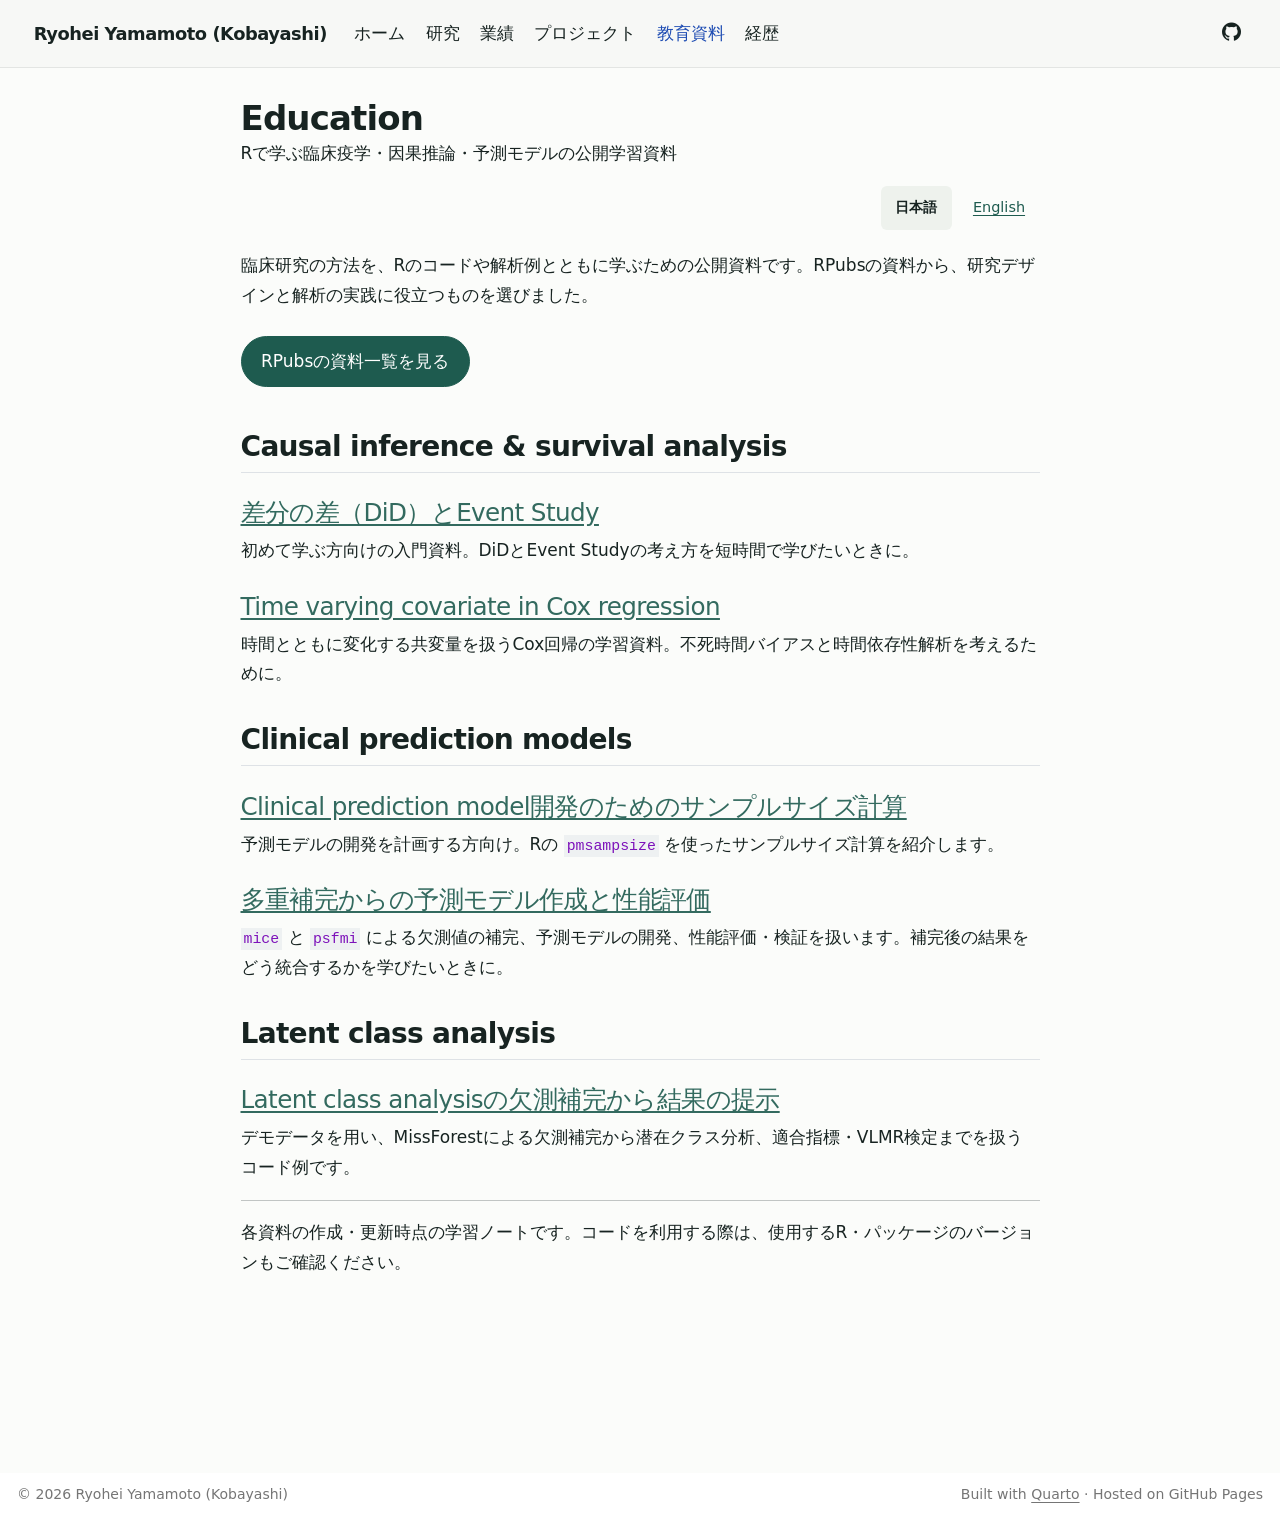
<file: docs/education.html>
<!DOCTYPE html>
<html xmlns="http://www.w3.org/1999/xhtml" lang="ja" xml:lang="ja"><head>

<meta charset="utf-8">
<meta name="generator" content="quarto-1.8.25">

<meta name="viewport" content="width=device-width, initial-scale=1.0, user-scalable=yes">

<meta name="description" content="Rで学ぶ臨床疫学・因果推論・予測モデルの公開学習資料">

<title>Education – Ryohei Yamamoto (Kobayashi)</title>
<style>
code{white-space: pre-wrap;}
span.smallcaps{font-variant: small-caps;}
div.columns{display: flex; gap: min(4vw, 1.5em);}
div.column{flex: auto; overflow-x: auto;}
div.hanging-indent{margin-left: 1.5em; text-indent: -1.5em;}
ul.task-list{list-style: none;}
ul.task-list li input[type="checkbox"] {
  width: 0.8em;
  margin: 0 0.8em 0.2em -1em; /* quarto-specific, see https://github.com/quarto-dev/quarto-cli/issues/4556 */ 
  vertical-align: middle;
}
</style>


<script src="site_libs/quarto-nav/quarto-nav.js"></script>
<script src="site_libs/clipboard/clipboard.min.js"></script>
<script src="site_libs/quarto-html/quarto.js" type="module"></script>
<script src="site_libs/quarto-html/tabsets/tabsets.js" type="module"></script>
<script src="site_libs/quarto-html/axe/axe-check.js" type="module"></script>
<script src="site_libs/quarto-html/popper.min.js"></script>
<script src="site_libs/quarto-html/tippy.umd.min.js"></script>
<script src="site_libs/quarto-html/anchor.min.js"></script>
<link href="site_libs/quarto-html/tippy.css" rel="stylesheet">
<link href="site_libs/quarto-html/quarto-syntax-highlighting-7b89279ff1a6dce999919e0e67d4d9ec.css" rel="stylesheet" id="quarto-text-highlighting-styles">
<script src="site_libs/bootstrap/bootstrap.min.js"></script>
<link href="site_libs/bootstrap/bootstrap-icons.css" rel="stylesheet">
<link href="site_libs/bootstrap/bootstrap-74d7029ec4652e640b5858516d55cd5c.min.css" rel="stylesheet" append-hash="true" id="quarto-bootstrap" data-mode="light">
<script id="quarto-search-options" type="application/json">{
  "language": {
    "search-no-results-text": "一致なし",
    "search-matching-documents-text": "一致した文書",
    "search-copy-link-title": "検索へのリンクをコピー",
    "search-hide-matches-text": "追加の検索結果を非表示",
    "search-more-match-text": "追加の検索結果",
    "search-more-matches-text": "追加の検索結果",
    "search-clear-button-title": "消去",
    "search-text-placeholder": "",
    "search-detached-cancel-button-title": "取消",
    "search-submit-button-title": "検索",
    "search-label": "サーチ"
  }
}</script>
<style>html{ scroll-behavior: smooth; }</style>


<link rel="stylesheet" href="styles-v4.css">
<link rel="stylesheet" href="language.css">
<meta property="og:title" content="Education – Ryohei Yamamoto (Kobayashi)">
<meta property="og:description" content="Rで学ぶ臨床疫学・因果推論・予測モデルの公開学習資料">
<meta property="og:site_name" content="Ryohei Yamamoto (Kobayashi)">
</head>

<body class="nav-fixed fullcontent quarto-light">

<div id="quarto-search-results"></div>
  <header id="quarto-header" class="headroom fixed-top">
    <nav class="navbar navbar-expand-lg " data-bs-theme="dark">
      <div class="navbar-container container-fluid">
      <div class="navbar-brand-container mx-auto">
    <a href="./index.html" class="navbar-brand navbar-brand-logo">
    </a>
    <a class="navbar-brand" href="./index.html">
    <span class="navbar-title">Ryohei Yamamoto (Kobayashi)</span>
    </a>
  </div>
          <button class="navbar-toggler" type="button" data-bs-toggle="collapse" data-bs-target="#navbarCollapse" aria-controls="navbarCollapse" role="menu" aria-expanded="false" aria-label="ナビゲーションを切り替える" onclick="if (window.quartoToggleHeadroom) { window.quartoToggleHeadroom(); }">
  <span class="navbar-toggler-icon"></span>
</button>
          <div class="collapse navbar-collapse" id="navbarCollapse">
            <ul class="navbar-nav navbar-nav-scroll me-auto">
  <li class="nav-item">
    <a class="nav-link" href="./index.html"> 
<span class="menu-text">Home</span></a>
  </li>  
  <li class="nav-item">
    <a class="nav-link" href="./research.html"> 
<span class="menu-text">Research</span></a>
  </li>  
  <li class="nav-item">
    <a class="nav-link" href="./publications.html"> 
<span class="menu-text">Publications</span></a>
  </li>  
  <li class="nav-item">
    <a class="nav-link" href="./projects.html"> 
<span class="menu-text">Projects</span></a>
  </li>  
  <li class="nav-item">
    <a class="nav-link active" href="./education.html" aria-current="page"> 
<span class="menu-text">Education</span></a>
  </li>  
  <li class="nav-item">
    <a class="nav-link" href="./cv.html"> 
<span class="menu-text">CV</span></a>
  </li>  
</ul>
            <ul class="navbar-nav navbar-nav-scroll ms-auto">
  <li class="nav-item compact">
    <a class="nav-link" href="https://github.com/ryohei-hey"> <i class="bi bi-github" role="img" aria-label="GitHub">
</i> 
<span class="menu-text"></span></a>
  </li>  
</ul>
          </div> <!-- /navcollapse -->
            <div class="quarto-navbar-tools">
</div>
      </div> <!-- /container-fluid -->
    </nav>
</header>
<!-- content -->
<div id="quarto-content" class="quarto-container page-columns page-rows-contents page-layout-article page-navbar">
<!-- sidebar -->
<!-- margin-sidebar -->
    
<!-- main -->
<main class="content" id="quarto-document-content">

<header id="title-block-header" class="quarto-title-block default">
<div class="quarto-title">
<h1 class="title">Education</h1>
</div>

<div>
  <div class="description">
    Rで学ぶ臨床疫学・因果推論・予測モデルの公開学習資料
  </div>
</div>


<div class="quarto-title-meta">

    
  
    
  </div>
  


</header>


<nav class="language-switch" aria-label="言語切替">
<span lang="ja" aria-current="page">日本語</span><a href="en/education.html" lang="en" hreflang="en">English</a>
</nav>
<p>臨床研究の方法を、Rのコードや解析例とともに学ぶための公開資料です。RPubsの資料から、研究デザインと解析の実践に役立つものを選びました。</p>
<p><a href="https://rpubs.com/Ryohei" class="btn btn-primary">RPubsの資料一覧を見る</a></p>
<section id="causal-inference-survival-analysis" class="level2">
<h2 class="anchored" data-anchor-id="causal-inference-survival-analysis">Causal inference &amp; survival analysis</h2>
<section id="差分の差didとevent-study" class="level3">
<h3 class="anchored" data-anchor-id="差分の差didとevent-study"><a href="https://rpubs.com/Ryohei/1434914">差分の差（DiD）とEvent Study</a></h3>
<p>初めて学ぶ方向けの入門資料。DiDとEvent Studyの考え方を短時間で学びたいときに。</p>
</section>
<section id="time-varying-covariate-in-cox-regression" class="level3">
<h3 class="anchored" data-anchor-id="time-varying-covariate-in-cox-regression"><a href="https://rpubs.com/Ryohei/822874">Time varying covariate in Cox regression</a></h3>
<p>時間とともに変化する共変量を扱うCox回帰の学習資料。不死時間バイアスと時間依存性解析を考えるために。</p>
</section>
</section>
<section id="clinical-prediction-models" class="level2">
<h2 class="anchored" data-anchor-id="clinical-prediction-models">Clinical prediction models</h2>
<section id="clinical-prediction-model開発のためのサンプルサイズ計算" class="level3">
<h3 class="anchored" data-anchor-id="clinical-prediction-model開発のためのサンプルサイズ計算"><a href="https://rpubs.com/Ryohei/930254">Clinical prediction model開発のためのサンプルサイズ計算</a></h3>
<p>予測モデルの開発を計画する方向け。Rの <code>pmsampsize</code> を使ったサンプルサイズ計算を紹介します。</p>
</section>
<section id="多重補完からの予測モデル作成と性能評価" class="level3">
<h3 class="anchored" data-anchor-id="多重補完からの予測モデル作成と性能評価"><a href="https://rpubs.com/Ryohei/930276">多重補完からの予測モデル作成と性能評価</a></h3>
<p><code>mice</code> と <code>psfmi</code> による欠測値の補完、予測モデルの開発、性能評価・検証を扱います。補完後の結果をどう統合するかを学びたいときに。</p>
</section>
</section>
<section id="latent-class-analysis" class="level2">
<h2 class="anchored" data-anchor-id="latent-class-analysis">Latent class analysis</h2>
<section id="latent-class-analysisの欠測補完から結果の提示" class="level3">
<h3 class="anchored" data-anchor-id="latent-class-analysisの欠測補完から結果の提示"><a href="https://rpubs.com/Ryohei/1188880">Latent class analysisの欠測補完から結果の提示</a></h3>
<p>デモデータを用い、MissForestによる欠測補完から潜在クラス分析、適合指標・VLMR検定までを扱うコード例です。</p>
<hr>
<p>各資料の作成・更新時点の学習ノートです。コードを利用する際は、使用するR・パッケージのバージョンもご確認ください。</p>


</section>
</section>

</main> <!-- /main -->
<script src="./language.js"></script>
<script id="quarto-html-after-body" type="application/javascript">
  window.document.addEventListener("DOMContentLoaded", function (event) {
    const icon = "";
    const anchorJS = new window.AnchorJS();
    anchorJS.options = {
      placement: 'right',
      icon: icon
    };
    anchorJS.add('.anchored');
    const isCodeAnnotation = (el) => {
      for (const clz of el.classList) {
        if (clz.startsWith('code-annotation-')) {                     
          return true;
        }
      }
      return false;
    }
    const onCopySuccess = function(e) {
      // button target
      const button = e.trigger;
      // don't keep focus
      button.blur();
      // flash "checked"
      button.classList.add('code-copy-button-checked');
      var currentTitle = button.getAttribute("title");
      button.setAttribute("title", "コピーしました");
      let tooltip;
      if (window.bootstrap) {
        button.setAttribute("data-bs-toggle", "tooltip");
        button.setAttribute("data-bs-placement", "left");
        button.setAttribute("data-bs-title", "コピーしました");
        tooltip = new bootstrap.Tooltip(button, 
          { trigger: "manual", 
            customClass: "code-copy-button-tooltip",
            offset: [0, -8]});
        tooltip.show();    
      }
      setTimeout(function() {
        if (tooltip) {
          tooltip.hide();
          button.removeAttribute("data-bs-title");
          button.removeAttribute("data-bs-toggle");
          button.removeAttribute("data-bs-placement");
        }
        button.setAttribute("title", currentTitle);
        button.classList.remove('code-copy-button-checked');
      }, 1000);
      // clear code selection
      e.clearSelection();
    }
    const getTextToCopy = function(trigger) {
      const outerScaffold = trigger.parentElement.cloneNode(true);
      const codeEl = outerScaffold.querySelector('code');
      for (const childEl of codeEl.children) {
        if (isCodeAnnotation(childEl)) {
          childEl.remove();
        }
      }
      return codeEl.innerText;
    }
    const clipboard = new window.ClipboardJS('.code-copy-button:not([data-in-quarto-modal])', {
      text: getTextToCopy
    });
    clipboard.on('success', onCopySuccess);
    if (window.document.getElementById('quarto-embedded-source-code-modal')) {
      const clipboardModal = new window.ClipboardJS('.code-copy-button[data-in-quarto-modal]', {
        text: getTextToCopy,
        container: window.document.getElementById('quarto-embedded-source-code-modal')
      });
      clipboardModal.on('success', onCopySuccess);
    }
      var localhostRegex = new RegExp(/^(?:http|https):\/\/localhost\:?[0-9]*\//);
      var mailtoRegex = new RegExp(/^mailto:/);
        var filterRegex = new RegExp("https:\/\/ryohei-hey\.github\.io");
      var isInternal = (href) => {
          return filterRegex.test(href) || localhostRegex.test(href) || mailtoRegex.test(href);
      }
      // Inspect non-navigation links and adorn them if external
     var links = window.document.querySelectorAll('a[href]:not(.nav-link):not(.navbar-brand):not(.toc-action):not(.sidebar-link):not(.sidebar-item-toggle):not(.pagination-link):not(.no-external):not([aria-hidden]):not(.dropdown-item):not(.quarto-navigation-tool):not(.about-link)');
      for (var i=0; i<links.length; i++) {
        const link = links[i];
        if (!isInternal(link.href)) {
          // undo the damage that might have been done by quarto-nav.js in the case of
          // links that we want to consider external
          if (link.dataset.originalHref !== undefined) {
            link.href = link.dataset.originalHref;
          }
            // target, if specified
            link.setAttribute("target", "_blank");
            if (link.getAttribute("rel") === null) {
              link.setAttribute("rel", "noopener");
            }
        }
      }
    function tippyHover(el, contentFn, onTriggerFn, onUntriggerFn) {
      const config = {
        allowHTML: true,
        maxWidth: 500,
        delay: 100,
        arrow: false,
        appendTo: function(el) {
            return el.parentElement;
        },
        interactive: true,
        interactiveBorder: 10,
        theme: 'quarto',
        placement: 'bottom-start',
      };
      if (contentFn) {
        config.content = contentFn;
      }
      if (onTriggerFn) {
        config.onTrigger = onTriggerFn;
      }
      if (onUntriggerFn) {
        config.onUntrigger = onUntriggerFn;
      }
      window.tippy(el, config); 
    }
    const noterefs = window.document.querySelectorAll('a[role="doc-noteref"]');
    for (var i=0; i<noterefs.length; i++) {
      const ref = noterefs[i];
      tippyHover(ref, function() {
        // use id or data attribute instead here
        let href = ref.getAttribute('data-footnote-href') || ref.getAttribute('href');
        try { href = new URL(href).hash; } catch {}
        const id = href.replace(/^#\/?/, "");
        const note = window.document.getElementById(id);
        if (note) {
          return note.innerHTML;
        } else {
          return "";
        }
      });
    }
    const xrefs = window.document.querySelectorAll('a.quarto-xref');
    const processXRef = (id, note) => {
      // Strip column container classes
      const stripColumnClz = (el) => {
        el.classList.remove("page-full", "page-columns");
        if (el.children) {
          for (const child of el.children) {
            stripColumnClz(child);
          }
        }
      }
      stripColumnClz(note)
      if (id === null || id.startsWith('sec-')) {
        // Special case sections, only their first couple elements
        const container = document.createElement("div");
        if (note.children && note.children.length > 2) {
          container.appendChild(note.children[0].cloneNode(true));
          for (let i = 1; i < note.children.length; i++) {
            const child = note.children[i];
            if (child.tagName === "P" && child.innerText === "") {
              continue;
            } else {
              container.appendChild(child.cloneNode(true));
              break;
            }
          }
          if (window.Quarto?.typesetMath) {
            window.Quarto.typesetMath(container);
          }
          return container.innerHTML
        } else {
          if (window.Quarto?.typesetMath) {
            window.Quarto.typesetMath(note);
          }
          return note.innerHTML;
        }
      } else {
        // Remove any anchor links if they are present
        const anchorLink = note.querySelector('a.anchorjs-link');
        if (anchorLink) {
          anchorLink.remove();
        }
        if (window.Quarto?.typesetMath) {
          window.Quarto.typesetMath(note);
        }
        if (note.classList.contains("callout")) {
          return note.outerHTML;
        } else {
          return note.innerHTML;
        }
      }
    }
    for (var i=0; i<xrefs.length; i++) {
      const xref = xrefs[i];
      tippyHover(xref, undefined, function(instance) {
        instance.disable();
        let url = xref.getAttribute('href');
        let hash = undefined; 
        if (url.startsWith('#')) {
          hash = url;
        } else {
          try { hash = new URL(url).hash; } catch {}
        }
        if (hash) {
          const id = hash.replace(/^#\/?/, "");
          const note = window.document.getElementById(id);
          if (note !== null) {
            try {
              const html = processXRef(id, note.cloneNode(true));
              instance.setContent(html);
            } finally {
              instance.enable();
              instance.show();
            }
          } else {
            // See if we can fetch this
            fetch(url.split('#')[0])
            .then(res => res.text())
            .then(html => {
              const parser = new DOMParser();
              const htmlDoc = parser.parseFromString(html, "text/html");
              const note = htmlDoc.getElementById(id);
              if (note !== null) {
                const html = processXRef(id, note);
                instance.setContent(html);
              } 
            }).finally(() => {
              instance.enable();
              instance.show();
            });
          }
        } else {
          // See if we can fetch a full url (with no hash to target)
          // This is a special case and we should probably do some content thinning / targeting
          fetch(url)
          .then(res => res.text())
          .then(html => {
            const parser = new DOMParser();
            const htmlDoc = parser.parseFromString(html, "text/html");
            const note = htmlDoc.querySelector('main.content');
            if (note !== null) {
              // This should only happen for chapter cross references
              // (since there is no id in the URL)
              // remove the first header
              if (note.children.length > 0 && note.children[0].tagName === "HEADER") {
                note.children[0].remove();
              }
              const html = processXRef(null, note);
              instance.setContent(html);
            } 
          }).finally(() => {
            instance.enable();
            instance.show();
          });
        }
      }, function(instance) {
      });
    }
        let selectedAnnoteEl;
        const selectorForAnnotation = ( cell, annotation) => {
          let cellAttr = 'data-code-cell="' + cell + '"';
          let lineAttr = 'data-code-annotation="' +  annotation + '"';
          const selector = 'span[' + cellAttr + '][' + lineAttr + ']';
          return selector;
        }
        const selectCodeLines = (annoteEl) => {
          const doc = window.document;
          const targetCell = annoteEl.getAttribute("data-target-cell");
          const targetAnnotation = annoteEl.getAttribute("data-target-annotation");
          const annoteSpan = window.document.querySelector(selectorForAnnotation(targetCell, targetAnnotation));
          const lines = annoteSpan.getAttribute("data-code-lines").split(",");
          const lineIds = lines.map((line) => {
            return targetCell + "-" + line;
          })
          let top = null;
          let height = null;
          let parent = null;
          if (lineIds.length > 0) {
              //compute the position of the single el (top and bottom and make a div)
              const el = window.document.getElementById(lineIds[0]);
              top = el.offsetTop;
              height = el.offsetHeight;
              parent = el.parentElement.parentElement;
            if (lineIds.length > 1) {
              const lastEl = window.document.getElementById(lineIds[lineIds.length - 1]);
              const bottom = lastEl.offsetTop + lastEl.offsetHeight;
              height = bottom - top;
            }
            if (top !== null && height !== null && parent !== null) {
              // cook up a div (if necessary) and position it 
              let div = window.document.getElementById("code-annotation-line-highlight");
              if (div === null) {
                div = window.document.createElement("div");
                div.setAttribute("id", "code-annotation-line-highlight");
                div.style.position = 'absolute';
                parent.appendChild(div);
              }
              div.style.top = top - 2 + "px";
              div.style.height = height + 4 + "px";
              div.style.left = 0;
              let gutterDiv = window.document.getElementById("code-annotation-line-highlight-gutter");
              if (gutterDiv === null) {
                gutterDiv = window.document.createElement("div");
                gutterDiv.setAttribute("id", "code-annotation-line-highlight-gutter");
                gutterDiv.style.position = 'absolute';
                const codeCell = window.document.getElementById(targetCell);
                const gutter = codeCell.querySelector('.code-annotation-gutter');
                gutter.appendChild(gutterDiv);
              }
              gutterDiv.style.top = top - 2 + "px";
              gutterDiv.style.height = height + 4 + "px";
            }
            selectedAnnoteEl = annoteEl;
          }
        };
        const unselectCodeLines = () => {
          const elementsIds = ["code-annotation-line-highlight", "code-annotation-line-highlight-gutter"];
          elementsIds.forEach((elId) => {
            const div = window.document.getElementById(elId);
            if (div) {
              div.remove();
            }
          });
          selectedAnnoteEl = undefined;
        };
          // Handle positioning of the toggle
      window.addEventListener(
        "resize",
        throttle(() => {
          elRect = undefined;
          if (selectedAnnoteEl) {
            selectCodeLines(selectedAnnoteEl);
          }
        }, 10)
      );
      function throttle(fn, ms) {
      let throttle = false;
      let timer;
        return (...args) => {
          if(!throttle) { // first call gets through
              fn.apply(this, args);
              throttle = true;
          } else { // all the others get throttled
              if(timer) clearTimeout(timer); // cancel #2
              timer = setTimeout(() => {
                fn.apply(this, args);
                timer = throttle = false;
              }, ms);
          }
        };
      }
        // Attach click handler to the DT
        const annoteDls = window.document.querySelectorAll('dt[data-target-cell]');
        for (const annoteDlNode of annoteDls) {
          annoteDlNode.addEventListener('click', (event) => {
            const clickedEl = event.target;
            if (clickedEl !== selectedAnnoteEl) {
              unselectCodeLines();
              const activeEl = window.document.querySelector('dt[data-target-cell].code-annotation-active');
              if (activeEl) {
                activeEl.classList.remove('code-annotation-active');
              }
              selectCodeLines(clickedEl);
              clickedEl.classList.add('code-annotation-active');
            } else {
              // Unselect the line
              unselectCodeLines();
              clickedEl.classList.remove('code-annotation-active');
            }
          });
        }
    const findCites = (el) => {
      const parentEl = el.parentElement;
      if (parentEl) {
        const cites = parentEl.dataset.cites;
        if (cites) {
          return {
            el,
            cites: cites.split(' ')
          };
        } else {
          return findCites(el.parentElement)
        }
      } else {
        return undefined;
      }
    };
    var bibliorefs = window.document.querySelectorAll('a[role="doc-biblioref"]');
    for (var i=0; i<bibliorefs.length; i++) {
      const ref = bibliorefs[i];
      const citeInfo = findCites(ref);
      if (citeInfo) {
        tippyHover(citeInfo.el, function() {
          var popup = window.document.createElement('div');
          citeInfo.cites.forEach(function(cite) {
            var citeDiv = window.document.createElement('div');
            citeDiv.classList.add('hanging-indent');
            citeDiv.classList.add('csl-entry');
            var biblioDiv = window.document.getElementById('ref-' + cite);
            if (biblioDiv) {
              citeDiv.innerHTML = biblioDiv.innerHTML;
            }
            popup.appendChild(citeDiv);
          });
          return popup.innerHTML;
        });
      }
    }
  });
  </script>
</div> <!-- /content -->
<footer class="footer">
  <div class="nav-footer">
    <div class="nav-footer-left">
<p>© 2026 Ryohei Yamamoto (Kobayashi)</p>
</div>   
    <div class="nav-footer-center">
      &nbsp;
    </div>
    <div class="nav-footer-right">
<p>Built with <a href="https://quarto.org/">Quarto</a> · Hosted on GitHub Pages</p>
</div>
  </div>
</footer>




<script src="site_libs/quarto-html/zenscroll-min.js"></script>
</body></html>
</file>
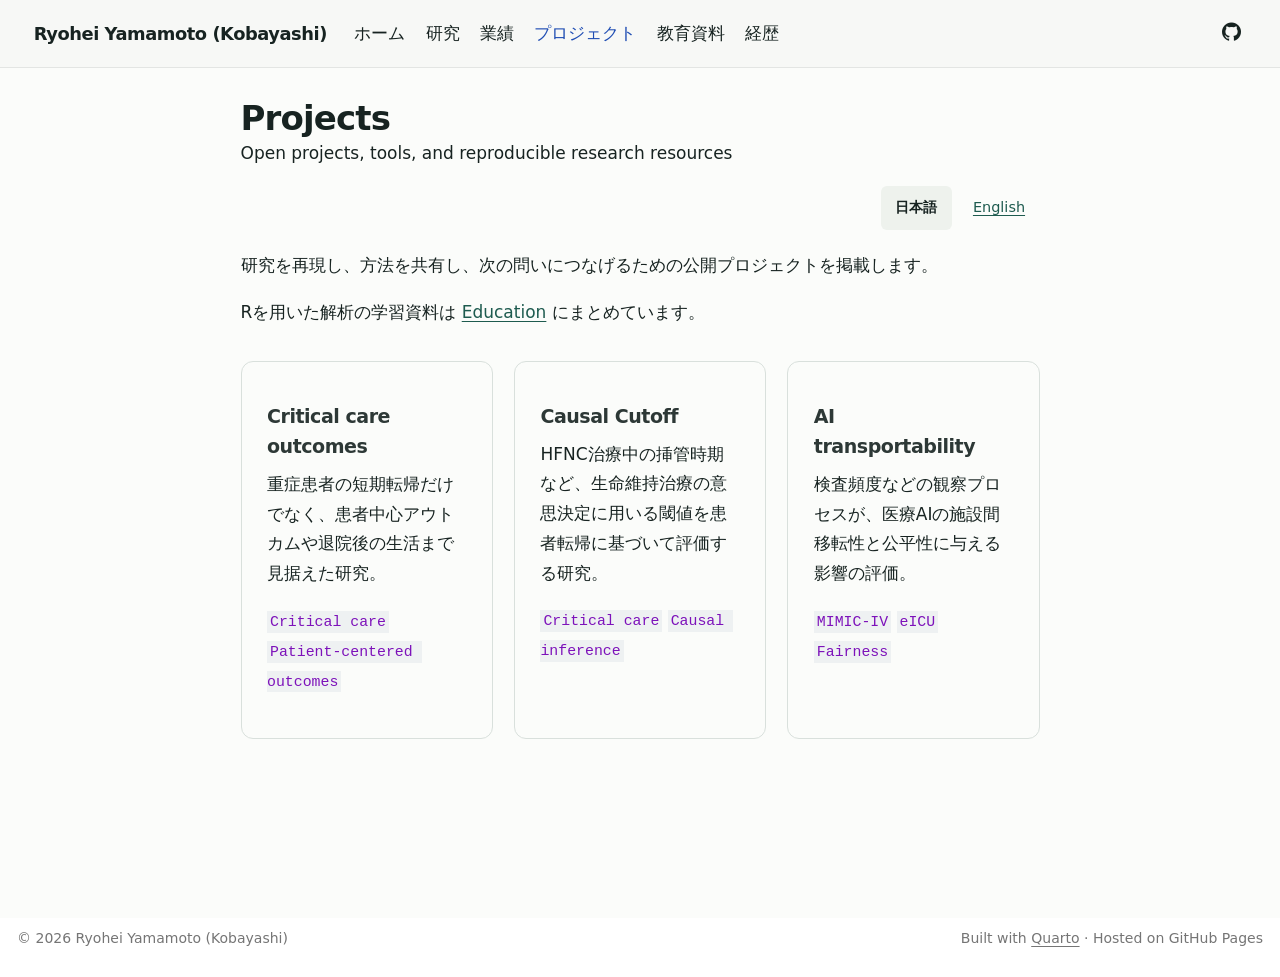
<file: docs/projects.html>
<!DOCTYPE html>
<html xmlns="http://www.w3.org/1999/xhtml" lang="ja" xml:lang="ja"><head>

<meta charset="utf-8">
<meta name="generator" content="quarto-1.8.25">

<meta name="viewport" content="width=device-width, initial-scale=1.0, user-scalable=yes">

<meta name="description" content="Open projects, tools, and reproducible research resources">

<title>Projects – Ryohei Yamamoto (Kobayashi)</title>
<style>
code{white-space: pre-wrap;}
span.smallcaps{font-variant: small-caps;}
div.columns{display: flex; gap: min(4vw, 1.5em);}
div.column{flex: auto; overflow-x: auto;}
div.hanging-indent{margin-left: 1.5em; text-indent: -1.5em;}
ul.task-list{list-style: none;}
ul.task-list li input[type="checkbox"] {
  width: 0.8em;
  margin: 0 0.8em 0.2em -1em; /* quarto-specific, see https://github.com/quarto-dev/quarto-cli/issues/4556 */ 
  vertical-align: middle;
}
</style>


<script src="site_libs/quarto-nav/quarto-nav.js"></script>
<script src="site_libs/clipboard/clipboard.min.js"></script>
<script src="site_libs/quarto-html/quarto.js" type="module"></script>
<script src="site_libs/quarto-html/tabsets/tabsets.js" type="module"></script>
<script src="site_libs/quarto-html/axe/axe-check.js" type="module"></script>
<script src="site_libs/quarto-html/popper.min.js"></script>
<script src="site_libs/quarto-html/tippy.umd.min.js"></script>
<script src="site_libs/quarto-html/anchor.min.js"></script>
<link href="site_libs/quarto-html/tippy.css" rel="stylesheet">
<link href="site_libs/quarto-html/quarto-syntax-highlighting-7b89279ff1a6dce999919e0e67d4d9ec.css" rel="stylesheet" id="quarto-text-highlighting-styles">
<script src="site_libs/bootstrap/bootstrap.min.js"></script>
<link href="site_libs/bootstrap/bootstrap-icons.css" rel="stylesheet">
<link href="site_libs/bootstrap/bootstrap-74d7029ec4652e640b5858516d55cd5c.min.css" rel="stylesheet" append-hash="true" id="quarto-bootstrap" data-mode="light">
<script id="quarto-search-options" type="application/json">{
  "language": {
    "search-no-results-text": "一致なし",
    "search-matching-documents-text": "一致した文書",
    "search-copy-link-title": "検索へのリンクをコピー",
    "search-hide-matches-text": "追加の検索結果を非表示",
    "search-more-match-text": "追加の検索結果",
    "search-more-matches-text": "追加の検索結果",
    "search-clear-button-title": "消去",
    "search-text-placeholder": "",
    "search-detached-cancel-button-title": "取消",
    "search-submit-button-title": "検索",
    "search-label": "サーチ"
  }
}</script>
<style>html{ scroll-behavior: smooth; }</style>


<link rel="stylesheet" href="styles-v4.css">
<link rel="stylesheet" href="language.css">
<meta property="og:title" content="Projects – Ryohei Yamamoto (Kobayashi)">
<meta property="og:description" content="Open projects, tools, and reproducible research resources">
<meta property="og:site_name" content="Ryohei Yamamoto (Kobayashi)">
</head>

<body class="nav-fixed fullcontent quarto-light">

<div id="quarto-search-results"></div>
  <header id="quarto-header" class="headroom fixed-top">
    <nav class="navbar navbar-expand-lg " data-bs-theme="dark">
      <div class="navbar-container container-fluid">
      <div class="navbar-brand-container mx-auto">
    <a href="./index.html" class="navbar-brand navbar-brand-logo">
    </a>
    <a class="navbar-brand" href="./index.html">
    <span class="navbar-title">Ryohei Yamamoto (Kobayashi)</span>
    </a>
  </div>
          <button class="navbar-toggler" type="button" data-bs-toggle="collapse" data-bs-target="#navbarCollapse" aria-controls="navbarCollapse" role="menu" aria-expanded="false" aria-label="ナビゲーションを切り替える" onclick="if (window.quartoToggleHeadroom) { window.quartoToggleHeadroom(); }">
  <span class="navbar-toggler-icon"></span>
</button>
          <div class="collapse navbar-collapse" id="navbarCollapse">
            <ul class="navbar-nav navbar-nav-scroll me-auto">
  <li class="nav-item">
    <a class="nav-link" href="./index.html"> 
<span class="menu-text">Home</span></a>
  </li>  
  <li class="nav-item">
    <a class="nav-link" href="./research.html"> 
<span class="menu-text">Research</span></a>
  </li>  
  <li class="nav-item">
    <a class="nav-link" href="./publications.html"> 
<span class="menu-text">Publications</span></a>
  </li>  
  <li class="nav-item">
    <a class="nav-link active" href="./projects.html" aria-current="page"> 
<span class="menu-text">Projects</span></a>
  </li>  
  <li class="nav-item">
    <a class="nav-link" href="./education.html"> 
<span class="menu-text">Education</span></a>
  </li>  
  <li class="nav-item">
    <a class="nav-link" href="./cv.html"> 
<span class="menu-text">CV</span></a>
  </li>  
</ul>
            <ul class="navbar-nav navbar-nav-scroll ms-auto">
  <li class="nav-item compact">
    <a class="nav-link" href="https://github.com/ryohei-hey"> <i class="bi bi-github" role="img" aria-label="GitHub">
</i> 
<span class="menu-text"></span></a>
  </li>  
</ul>
          </div> <!-- /navcollapse -->
            <div class="quarto-navbar-tools">
</div>
      </div> <!-- /container-fluid -->
    </nav>
</header>
<!-- content -->
<div id="quarto-content" class="quarto-container page-columns page-rows-contents page-layout-article page-navbar">
<!-- sidebar -->
<!-- margin-sidebar -->
    
<!-- main -->
<main class="content" id="quarto-document-content">

<header id="title-block-header" class="quarto-title-block default">
<div class="quarto-title">
<h1 class="title">Projects</h1>
</div>

<div>
  <div class="description">
    Open projects, tools, and reproducible research resources
  </div>
</div>


<div class="quarto-title-meta">

    
  
    
  </div>
  


</header>


<nav class="language-switch" aria-label="言語切替">
<span lang="ja" aria-current="page">日本語</span><a href="en/projects.html" lang="en" hreflang="en">English</a>
</nav>
<p>研究を再現し、方法を共有し、次の問いにつなげるための公開プロジェクトを掲載します。</p>
<p>Rを用いた解析の学習資料は <a href="./education.html">Education</a> にまとめています。</p>
<div class="project-grid">
<section id="critical-care-outcomes" class="level3 project-card">
<h3 class="anchored" data-anchor-id="critical-care-outcomes">Critical care outcomes</h3>
<p>重症患者の短期転帰だけでなく、患者中心アウトカムや退院後の生活まで見据えた研究。</p>
<p><code>Critical care</code> <code>Patient-centered outcomes</code></p>
</section>
<section id="causal-cutoff" class="level3 project-card">
<h3 class="anchored" data-anchor-id="causal-cutoff">Causal Cutoff</h3>
<p>HFNC治療中の挿管時期など、生命維持治療の意思決定に用いる閾値を患者転帰に基づいて評価する研究。</p>
<p><code>Critical care</code> <code>Causal inference</code></p>
</section>
<section id="ai-transportability" class="level3 project-card">
<h3 class="anchored" data-anchor-id="ai-transportability">AI transportability</h3>
<p>検査頻度などの観察プロセスが、医療AIの施設間移転性と公平性に与える影響の評価。</p>
<p><code>MIMIC-IV</code> <code>eICU</code> <code>Fairness</code></p>
</section>
</div>



</main> <!-- /main -->
<script src="./language.js"></script>
<script id="quarto-html-after-body" type="application/javascript">
  window.document.addEventListener("DOMContentLoaded", function (event) {
    const icon = "";
    const anchorJS = new window.AnchorJS();
    anchorJS.options = {
      placement: 'right',
      icon: icon
    };
    anchorJS.add('.anchored');
    const isCodeAnnotation = (el) => {
      for (const clz of el.classList) {
        if (clz.startsWith('code-annotation-')) {                     
          return true;
        }
      }
      return false;
    }
    const onCopySuccess = function(e) {
      // button target
      const button = e.trigger;
      // don't keep focus
      button.blur();
      // flash "checked"
      button.classList.add('code-copy-button-checked');
      var currentTitle = button.getAttribute("title");
      button.setAttribute("title", "コピーしました");
      let tooltip;
      if (window.bootstrap) {
        button.setAttribute("data-bs-toggle", "tooltip");
        button.setAttribute("data-bs-placement", "left");
        button.setAttribute("data-bs-title", "コピーしました");
        tooltip = new bootstrap.Tooltip(button, 
          { trigger: "manual", 
            customClass: "code-copy-button-tooltip",
            offset: [0, -8]});
        tooltip.show();    
      }
      setTimeout(function() {
        if (tooltip) {
          tooltip.hide();
          button.removeAttribute("data-bs-title");
          button.removeAttribute("data-bs-toggle");
          button.removeAttribute("data-bs-placement");
        }
        button.setAttribute("title", currentTitle);
        button.classList.remove('code-copy-button-checked');
      }, 1000);
      // clear code selection
      e.clearSelection();
    }
    const getTextToCopy = function(trigger) {
      const outerScaffold = trigger.parentElement.cloneNode(true);
      const codeEl = outerScaffold.querySelector('code');
      for (const childEl of codeEl.children) {
        if (isCodeAnnotation(childEl)) {
          childEl.remove();
        }
      }
      return codeEl.innerText;
    }
    const clipboard = new window.ClipboardJS('.code-copy-button:not([data-in-quarto-modal])', {
      text: getTextToCopy
    });
    clipboard.on('success', onCopySuccess);
    if (window.document.getElementById('quarto-embedded-source-code-modal')) {
      const clipboardModal = new window.ClipboardJS('.code-copy-button[data-in-quarto-modal]', {
        text: getTextToCopy,
        container: window.document.getElementById('quarto-embedded-source-code-modal')
      });
      clipboardModal.on('success', onCopySuccess);
    }
      var localhostRegex = new RegExp(/^(?:http|https):\/\/localhost\:?[0-9]*\//);
      var mailtoRegex = new RegExp(/^mailto:/);
        var filterRegex = new RegExp("https:\/\/ryohei-hey\.github\.io");
      var isInternal = (href) => {
          return filterRegex.test(href) || localhostRegex.test(href) || mailtoRegex.test(href);
      }
      // Inspect non-navigation links and adorn them if external
     var links = window.document.querySelectorAll('a[href]:not(.nav-link):not(.navbar-brand):not(.toc-action):not(.sidebar-link):not(.sidebar-item-toggle):not(.pagination-link):not(.no-external):not([aria-hidden]):not(.dropdown-item):not(.quarto-navigation-tool):not(.about-link)');
      for (var i=0; i<links.length; i++) {
        const link = links[i];
        if (!isInternal(link.href)) {
          // undo the damage that might have been done by quarto-nav.js in the case of
          // links that we want to consider external
          if (link.dataset.originalHref !== undefined) {
            link.href = link.dataset.originalHref;
          }
            // target, if specified
            link.setAttribute("target", "_blank");
            if (link.getAttribute("rel") === null) {
              link.setAttribute("rel", "noopener");
            }
        }
      }
    function tippyHover(el, contentFn, onTriggerFn, onUntriggerFn) {
      const config = {
        allowHTML: true,
        maxWidth: 500,
        delay: 100,
        arrow: false,
        appendTo: function(el) {
            return el.parentElement;
        },
        interactive: true,
        interactiveBorder: 10,
        theme: 'quarto',
        placement: 'bottom-start',
      };
      if (contentFn) {
        config.content = contentFn;
      }
      if (onTriggerFn) {
        config.onTrigger = onTriggerFn;
      }
      if (onUntriggerFn) {
        config.onUntrigger = onUntriggerFn;
      }
      window.tippy(el, config); 
    }
    const noterefs = window.document.querySelectorAll('a[role="doc-noteref"]');
    for (var i=0; i<noterefs.length; i++) {
      const ref = noterefs[i];
      tippyHover(ref, function() {
        // use id or data attribute instead here
        let href = ref.getAttribute('data-footnote-href') || ref.getAttribute('href');
        try { href = new URL(href).hash; } catch {}
        const id = href.replace(/^#\/?/, "");
        const note = window.document.getElementById(id);
        if (note) {
          return note.innerHTML;
        } else {
          return "";
        }
      });
    }
    const xrefs = window.document.querySelectorAll('a.quarto-xref');
    const processXRef = (id, note) => {
      // Strip column container classes
      const stripColumnClz = (el) => {
        el.classList.remove("page-full", "page-columns");
        if (el.children) {
          for (const child of el.children) {
            stripColumnClz(child);
          }
        }
      }
      stripColumnClz(note)
      if (id === null || id.startsWith('sec-')) {
        // Special case sections, only their first couple elements
        const container = document.createElement("div");
        if (note.children && note.children.length > 2) {
          container.appendChild(note.children[0].cloneNode(true));
          for (let i = 1; i < note.children.length; i++) {
            const child = note.children[i];
            if (child.tagName === "P" && child.innerText === "") {
              continue;
            } else {
              container.appendChild(child.cloneNode(true));
              break;
            }
          }
          if (window.Quarto?.typesetMath) {
            window.Quarto.typesetMath(container);
          }
          return container.innerHTML
        } else {
          if (window.Quarto?.typesetMath) {
            window.Quarto.typesetMath(note);
          }
          return note.innerHTML;
        }
      } else {
        // Remove any anchor links if they are present
        const anchorLink = note.querySelector('a.anchorjs-link');
        if (anchorLink) {
          anchorLink.remove();
        }
        if (window.Quarto?.typesetMath) {
          window.Quarto.typesetMath(note);
        }
        if (note.classList.contains("callout")) {
          return note.outerHTML;
        } else {
          return note.innerHTML;
        }
      }
    }
    for (var i=0; i<xrefs.length; i++) {
      const xref = xrefs[i];
      tippyHover(xref, undefined, function(instance) {
        instance.disable();
        let url = xref.getAttribute('href');
        let hash = undefined; 
        if (url.startsWith('#')) {
          hash = url;
        } else {
          try { hash = new URL(url).hash; } catch {}
        }
        if (hash) {
          const id = hash.replace(/^#\/?/, "");
          const note = window.document.getElementById(id);
          if (note !== null) {
            try {
              const html = processXRef(id, note.cloneNode(true));
              instance.setContent(html);
            } finally {
              instance.enable();
              instance.show();
            }
          } else {
            // See if we can fetch this
            fetch(url.split('#')[0])
            .then(res => res.text())
            .then(html => {
              const parser = new DOMParser();
              const htmlDoc = parser.parseFromString(html, "text/html");
              const note = htmlDoc.getElementById(id);
              if (note !== null) {
                const html = processXRef(id, note);
                instance.setContent(html);
              } 
            }).finally(() => {
              instance.enable();
              instance.show();
            });
          }
        } else {
          // See if we can fetch a full url (with no hash to target)
          // This is a special case and we should probably do some content thinning / targeting
          fetch(url)
          .then(res => res.text())
          .then(html => {
            const parser = new DOMParser();
            const htmlDoc = parser.parseFromString(html, "text/html");
            const note = htmlDoc.querySelector('main.content');
            if (note !== null) {
              // This should only happen for chapter cross references
              // (since there is no id in the URL)
              // remove the first header
              if (note.children.length > 0 && note.children[0].tagName === "HEADER") {
                note.children[0].remove();
              }
              const html = processXRef(null, note);
              instance.setContent(html);
            } 
          }).finally(() => {
            instance.enable();
            instance.show();
          });
        }
      }, function(instance) {
      });
    }
        let selectedAnnoteEl;
        const selectorForAnnotation = ( cell, annotation) => {
          let cellAttr = 'data-code-cell="' + cell + '"';
          let lineAttr = 'data-code-annotation="' +  annotation + '"';
          const selector = 'span[' + cellAttr + '][' + lineAttr + ']';
          return selector;
        }
        const selectCodeLines = (annoteEl) => {
          const doc = window.document;
          const targetCell = annoteEl.getAttribute("data-target-cell");
          const targetAnnotation = annoteEl.getAttribute("data-target-annotation");
          const annoteSpan = window.document.querySelector(selectorForAnnotation(targetCell, targetAnnotation));
          const lines = annoteSpan.getAttribute("data-code-lines").split(",");
          const lineIds = lines.map((line) => {
            return targetCell + "-" + line;
          })
          let top = null;
          let height = null;
          let parent = null;
          if (lineIds.length > 0) {
              //compute the position of the single el (top and bottom and make a div)
              const el = window.document.getElementById(lineIds[0]);
              top = el.offsetTop;
              height = el.offsetHeight;
              parent = el.parentElement.parentElement;
            if (lineIds.length > 1) {
              const lastEl = window.document.getElementById(lineIds[lineIds.length - 1]);
              const bottom = lastEl.offsetTop + lastEl.offsetHeight;
              height = bottom - top;
            }
            if (top !== null && height !== null && parent !== null) {
              // cook up a div (if necessary) and position it 
              let div = window.document.getElementById("code-annotation-line-highlight");
              if (div === null) {
                div = window.document.createElement("div");
                div.setAttribute("id", "code-annotation-line-highlight");
                div.style.position = 'absolute';
                parent.appendChild(div);
              }
              div.style.top = top - 2 + "px";
              div.style.height = height + 4 + "px";
              div.style.left = 0;
              let gutterDiv = window.document.getElementById("code-annotation-line-highlight-gutter");
              if (gutterDiv === null) {
                gutterDiv = window.document.createElement("div");
                gutterDiv.setAttribute("id", "code-annotation-line-highlight-gutter");
                gutterDiv.style.position = 'absolute';
                const codeCell = window.document.getElementById(targetCell);
                const gutter = codeCell.querySelector('.code-annotation-gutter');
                gutter.appendChild(gutterDiv);
              }
              gutterDiv.style.top = top - 2 + "px";
              gutterDiv.style.height = height + 4 + "px";
            }
            selectedAnnoteEl = annoteEl;
          }
        };
        const unselectCodeLines = () => {
          const elementsIds = ["code-annotation-line-highlight", "code-annotation-line-highlight-gutter"];
          elementsIds.forEach((elId) => {
            const div = window.document.getElementById(elId);
            if (div) {
              div.remove();
            }
          });
          selectedAnnoteEl = undefined;
        };
          // Handle positioning of the toggle
      window.addEventListener(
        "resize",
        throttle(() => {
          elRect = undefined;
          if (selectedAnnoteEl) {
            selectCodeLines(selectedAnnoteEl);
          }
        }, 10)
      );
      function throttle(fn, ms) {
      let throttle = false;
      let timer;
        return (...args) => {
          if(!throttle) { // first call gets through
              fn.apply(this, args);
              throttle = true;
          } else { // all the others get throttled
              if(timer) clearTimeout(timer); // cancel #2
              timer = setTimeout(() => {
                fn.apply(this, args);
                timer = throttle = false;
              }, ms);
          }
        };
      }
        // Attach click handler to the DT
        const annoteDls = window.document.querySelectorAll('dt[data-target-cell]');
        for (const annoteDlNode of annoteDls) {
          annoteDlNode.addEventListener('click', (event) => {
            const clickedEl = event.target;
            if (clickedEl !== selectedAnnoteEl) {
              unselectCodeLines();
              const activeEl = window.document.querySelector('dt[data-target-cell].code-annotation-active');
              if (activeEl) {
                activeEl.classList.remove('code-annotation-active');
              }
              selectCodeLines(clickedEl);
              clickedEl.classList.add('code-annotation-active');
            } else {
              // Unselect the line
              unselectCodeLines();
              clickedEl.classList.remove('code-annotation-active');
            }
          });
        }
    const findCites = (el) => {
      const parentEl = el.parentElement;
      if (parentEl) {
        const cites = parentEl.dataset.cites;
        if (cites) {
          return {
            el,
            cites: cites.split(' ')
          };
        } else {
          return findCites(el.parentElement)
        }
      } else {
        return undefined;
      }
    };
    var bibliorefs = window.document.querySelectorAll('a[role="doc-biblioref"]');
    for (var i=0; i<bibliorefs.length; i++) {
      const ref = bibliorefs[i];
      const citeInfo = findCites(ref);
      if (citeInfo) {
        tippyHover(citeInfo.el, function() {
          var popup = window.document.createElement('div');
          citeInfo.cites.forEach(function(cite) {
            var citeDiv = window.document.createElement('div');
            citeDiv.classList.add('hanging-indent');
            citeDiv.classList.add('csl-entry');
            var biblioDiv = window.document.getElementById('ref-' + cite);
            if (biblioDiv) {
              citeDiv.innerHTML = biblioDiv.innerHTML;
            }
            popup.appendChild(citeDiv);
          });
          return popup.innerHTML;
        });
      }
    }
  });
  </script>
</div> <!-- /content -->
<footer class="footer">
  <div class="nav-footer">
    <div class="nav-footer-left">
<p>© 2026 Ryohei Yamamoto (Kobayashi)</p>
</div>   
    <div class="nav-footer-center">
      &nbsp;
    </div>
    <div class="nav-footer-right">
<p>Built with <a href="https://quarto.org/">Quarto</a> · Hosted on GitHub Pages</p>
</div>
  </div>
</footer>




<script src="site_libs/quarto-html/zenscroll-min.js"></script>
</body></html>
</file>
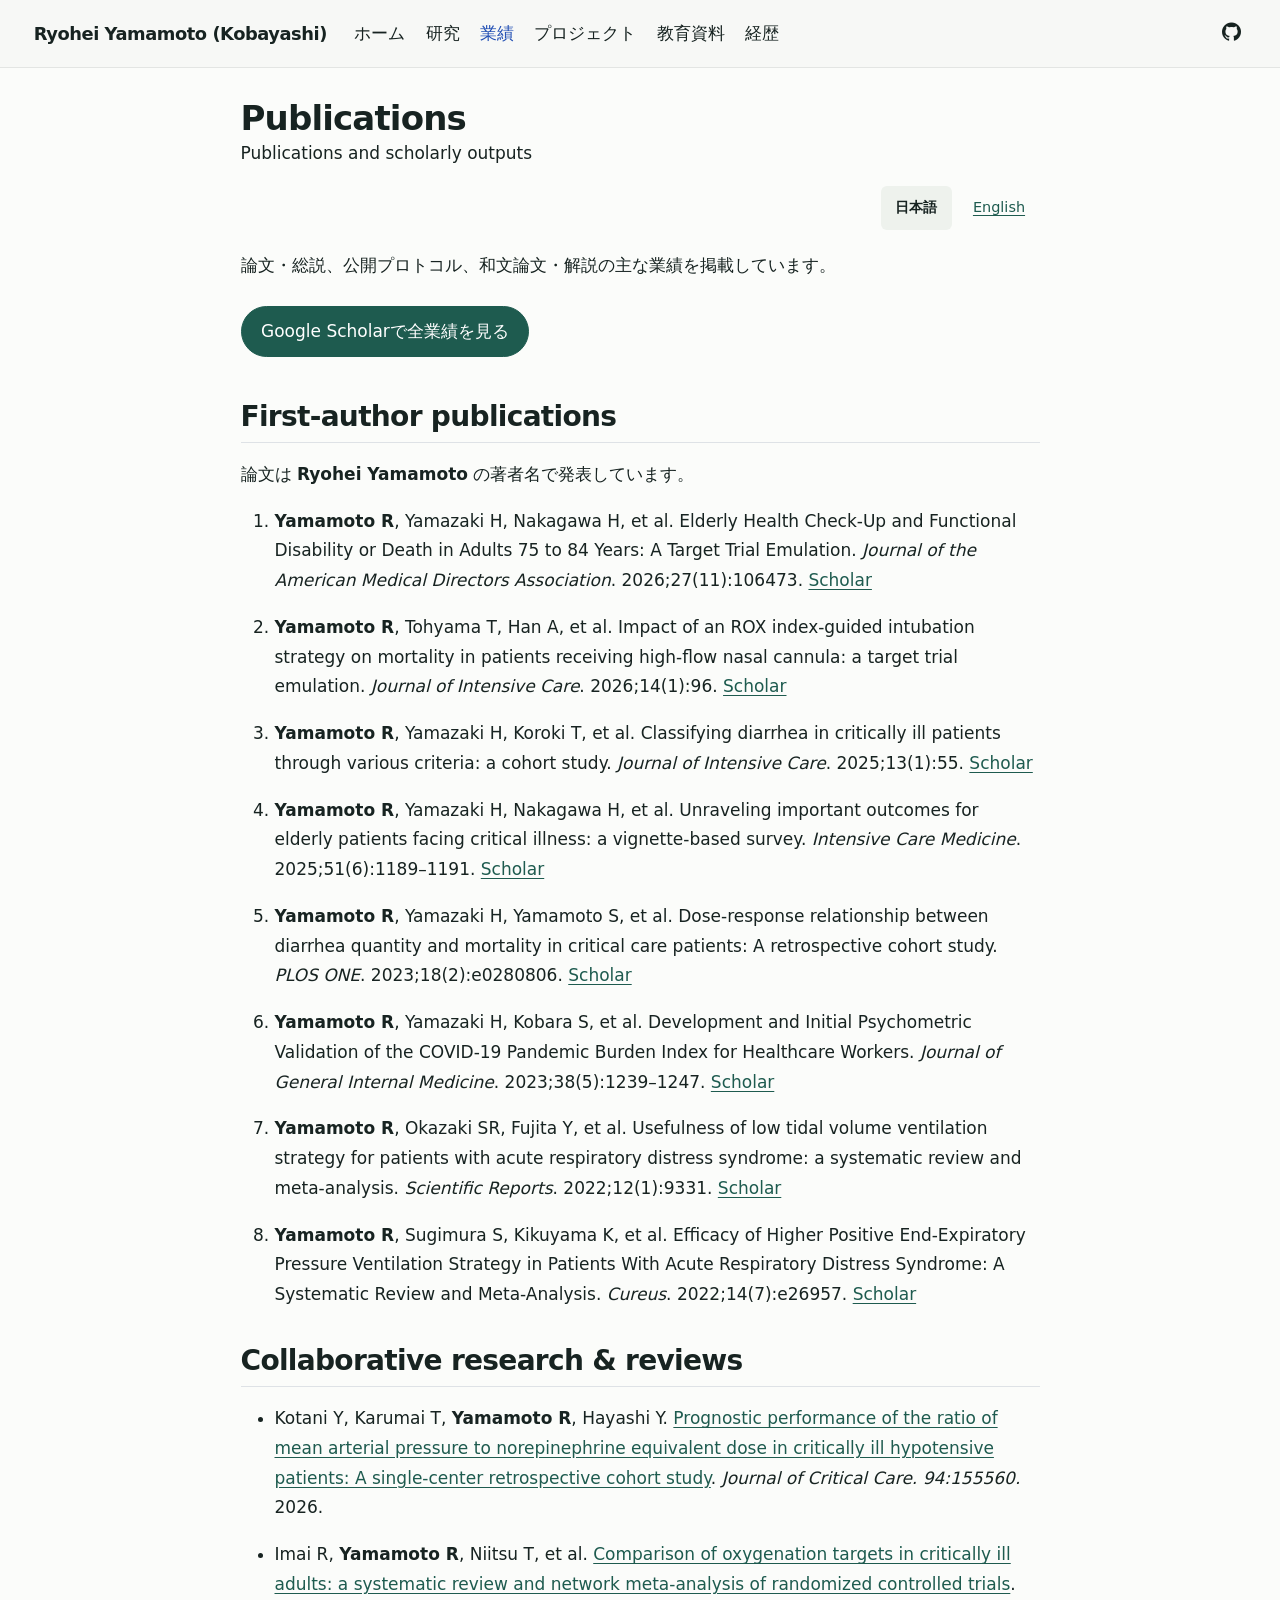
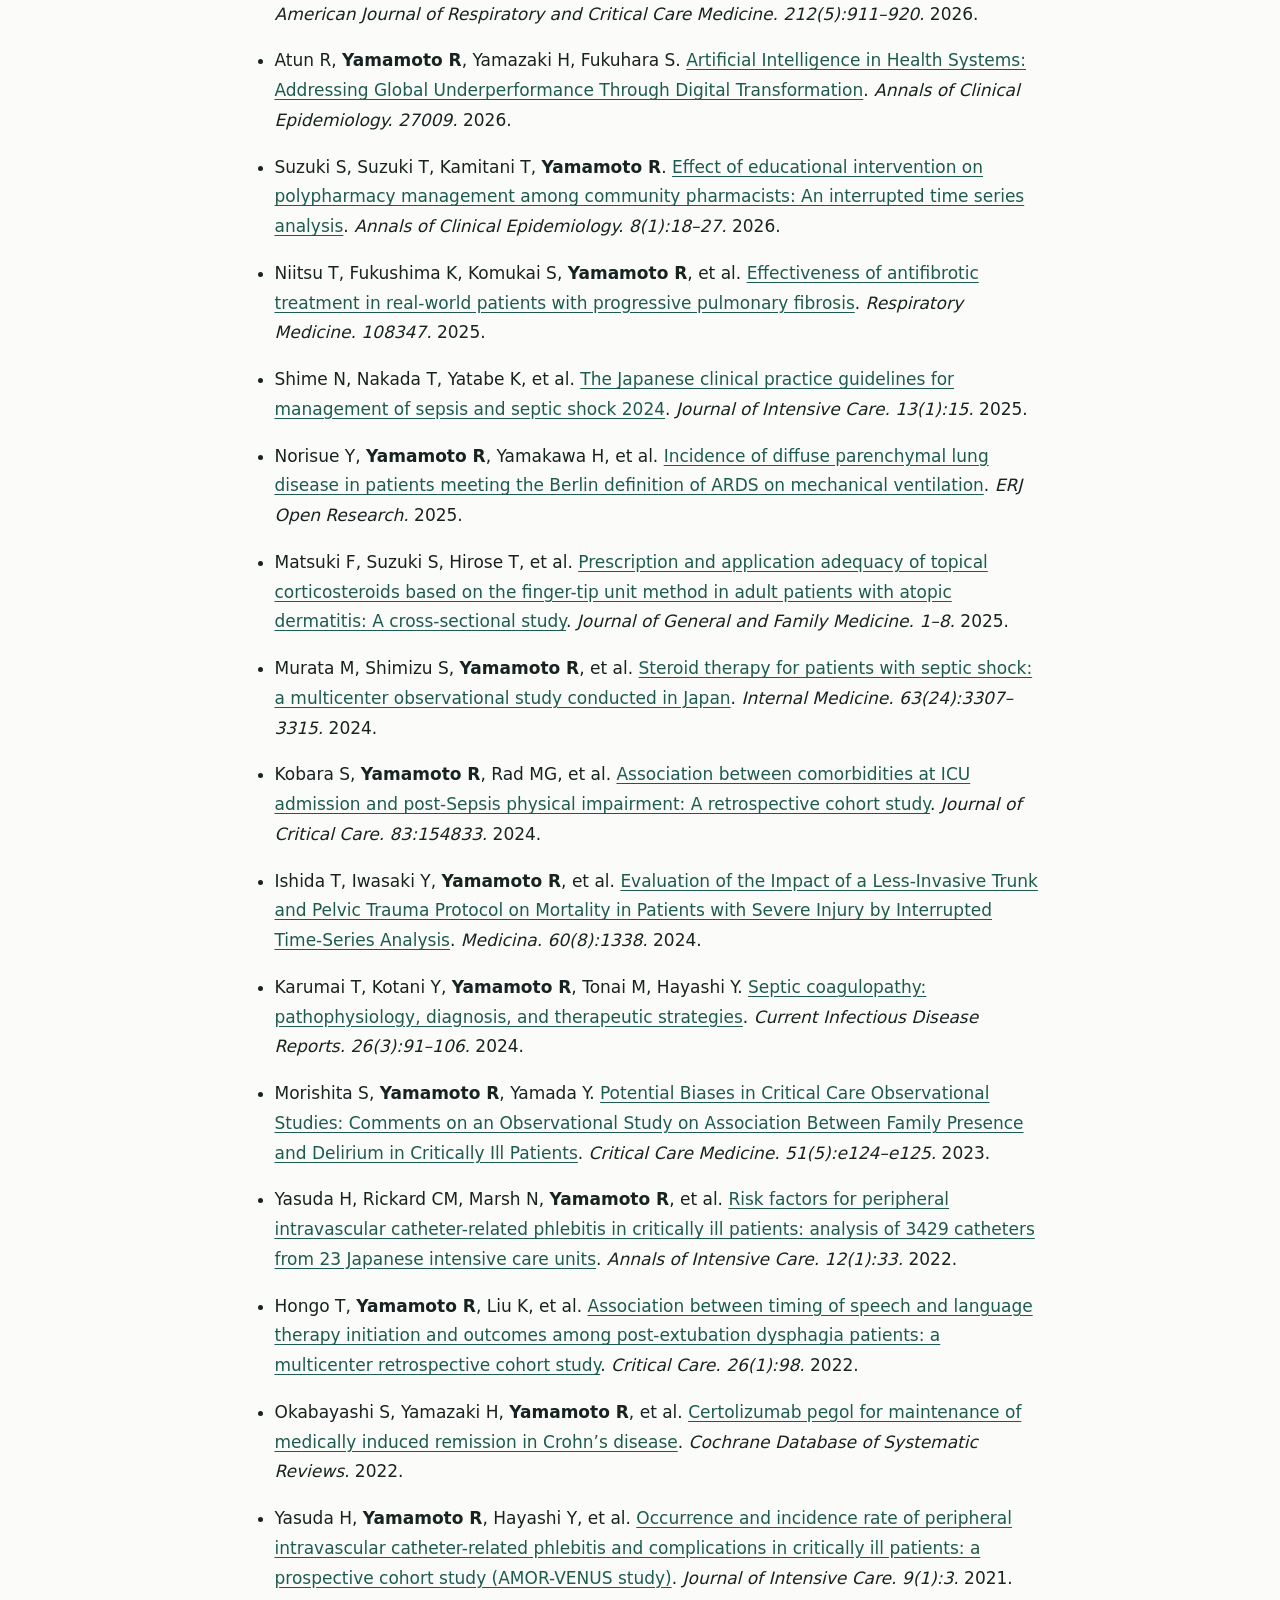
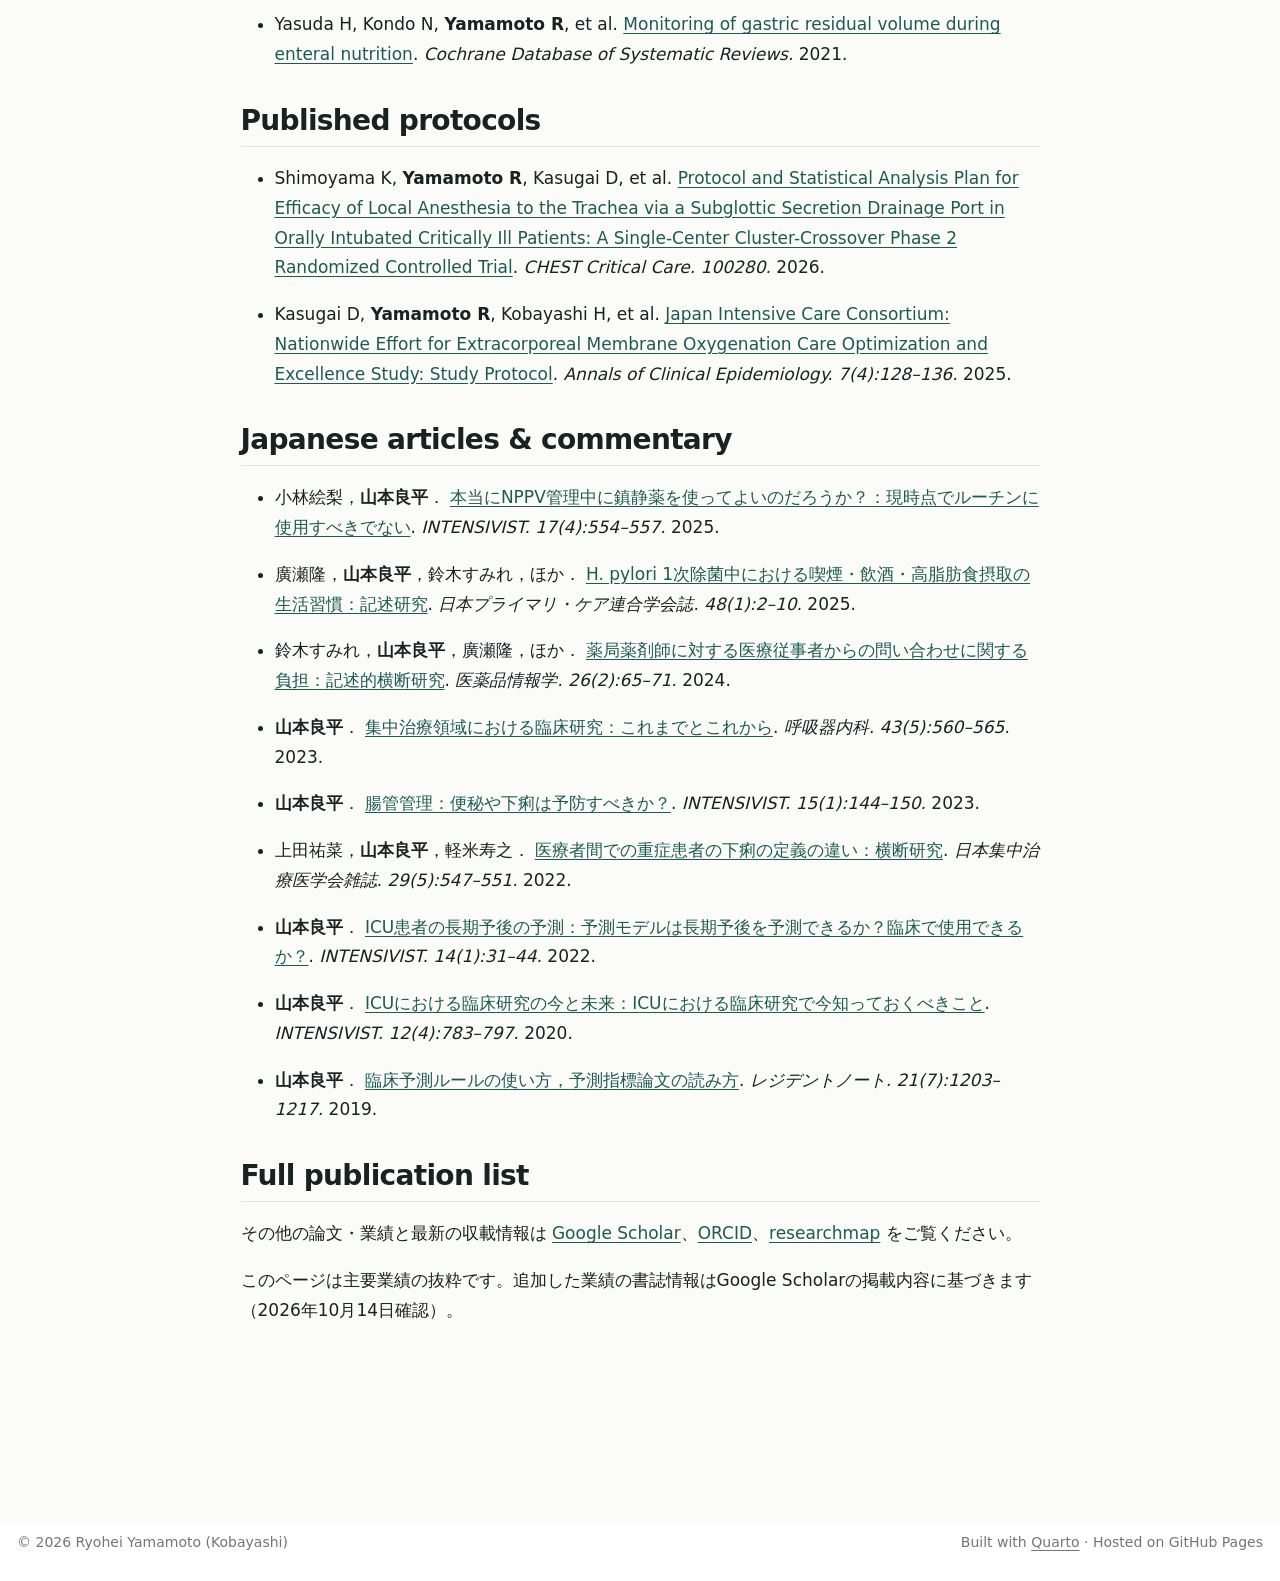
<file: docs/publications.html>
<!DOCTYPE html>
<html xmlns="http://www.w3.org/1999/xhtml" lang="ja" xml:lang="ja"><head>

<meta charset="utf-8">
<meta name="generator" content="quarto-1.8.25">

<meta name="viewport" content="width=device-width, initial-scale=1.0, user-scalable=yes">

<meta name="description" content="Publications and scholarly outputs">

<title>Publications – Ryohei Yamamoto (Kobayashi)</title>
<style>
code{white-space: pre-wrap;}
span.smallcaps{font-variant: small-caps;}
div.columns{display: flex; gap: min(4vw, 1.5em);}
div.column{flex: auto; overflow-x: auto;}
div.hanging-indent{margin-left: 1.5em; text-indent: -1.5em;}
ul.task-list{list-style: none;}
ul.task-list li input[type="checkbox"] {
  width: 0.8em;
  margin: 0 0.8em 0.2em -1em; /* quarto-specific, see https://github.com/quarto-dev/quarto-cli/issues/4556 */ 
  vertical-align: middle;
}
</style>


<script src="site_libs/quarto-nav/quarto-nav.js"></script>
<script src="site_libs/clipboard/clipboard.min.js"></script>
<script src="site_libs/quarto-html/quarto.js" type="module"></script>
<script src="site_libs/quarto-html/tabsets/tabsets.js" type="module"></script>
<script src="site_libs/quarto-html/axe/axe-check.js" type="module"></script>
<script src="site_libs/quarto-html/popper.min.js"></script>
<script src="site_libs/quarto-html/tippy.umd.min.js"></script>
<script src="site_libs/quarto-html/anchor.min.js"></script>
<link href="site_libs/quarto-html/tippy.css" rel="stylesheet">
<link href="site_libs/quarto-html/quarto-syntax-highlighting-7b89279ff1a6dce999919e0e67d4d9ec.css" rel="stylesheet" id="quarto-text-highlighting-styles">
<script src="site_libs/bootstrap/bootstrap.min.js"></script>
<link href="site_libs/bootstrap/bootstrap-icons.css" rel="stylesheet">
<link href="site_libs/bootstrap/bootstrap-74d7029ec4652e640b5858516d55cd5c.min.css" rel="stylesheet" append-hash="true" id="quarto-bootstrap" data-mode="light">
<script id="quarto-search-options" type="application/json">{
  "language": {
    "search-no-results-text": "一致なし",
    "search-matching-documents-text": "一致した文書",
    "search-copy-link-title": "検索へのリンクをコピー",
    "search-hide-matches-text": "追加の検索結果を非表示",
    "search-more-match-text": "追加の検索結果",
    "search-more-matches-text": "追加の検索結果",
    "search-clear-button-title": "消去",
    "search-text-placeholder": "",
    "search-detached-cancel-button-title": "取消",
    "search-submit-button-title": "検索",
    "search-label": "サーチ"
  }
}</script>
<style>html{ scroll-behavior: smooth; }</style>


<link rel="stylesheet" href="styles-v4.css">
<link rel="stylesheet" href="language.css">
<meta property="og:title" content="Publications – Ryohei Yamamoto (Kobayashi)">
<meta property="og:description" content="Publications and scholarly outputs">
<meta property="og:site_name" content="Ryohei Yamamoto (Kobayashi)">
</head>

<body class="nav-fixed fullcontent quarto-light">

<div id="quarto-search-results"></div>
  <header id="quarto-header" class="headroom fixed-top">
    <nav class="navbar navbar-expand-lg " data-bs-theme="dark">
      <div class="navbar-container container-fluid">
      <div class="navbar-brand-container mx-auto">
    <a href="./index.html" class="navbar-brand navbar-brand-logo">
    </a>
    <a class="navbar-brand" href="./index.html">
    <span class="navbar-title">Ryohei Yamamoto (Kobayashi)</span>
    </a>
  </div>
          <button class="navbar-toggler" type="button" data-bs-toggle="collapse" data-bs-target="#navbarCollapse" aria-controls="navbarCollapse" role="menu" aria-expanded="false" aria-label="ナビゲーションを切り替える" onclick="if (window.quartoToggleHeadroom) { window.quartoToggleHeadroom(); }">
  <span class="navbar-toggler-icon"></span>
</button>
          <div class="collapse navbar-collapse" id="navbarCollapse">
            <ul class="navbar-nav navbar-nav-scroll me-auto">
  <li class="nav-item">
    <a class="nav-link" href="./index.html"> 
<span class="menu-text">Home</span></a>
  </li>  
  <li class="nav-item">
    <a class="nav-link" href="./research.html"> 
<span class="menu-text">Research</span></a>
  </li>  
  <li class="nav-item">
    <a class="nav-link active" href="./publications.html" aria-current="page"> 
<span class="menu-text">Publications</span></a>
  </li>  
  <li class="nav-item">
    <a class="nav-link" href="./projects.html"> 
<span class="menu-text">Projects</span></a>
  </li>  
  <li class="nav-item">
    <a class="nav-link" href="./education.html"> 
<span class="menu-text">Education</span></a>
  </li>  
  <li class="nav-item">
    <a class="nav-link" href="./cv.html"> 
<span class="menu-text">CV</span></a>
  </li>  
</ul>
            <ul class="navbar-nav navbar-nav-scroll ms-auto">
  <li class="nav-item compact">
    <a class="nav-link" href="https://github.com/ryohei-hey"> <i class="bi bi-github" role="img" aria-label="GitHub">
</i> 
<span class="menu-text"></span></a>
  </li>  
</ul>
          </div> <!-- /navcollapse -->
            <div class="quarto-navbar-tools">
</div>
      </div> <!-- /container-fluid -->
    </nav>
</header>
<!-- content -->
<div id="quarto-content" class="quarto-container page-columns page-rows-contents page-layout-article page-navbar">
<!-- sidebar -->
<!-- margin-sidebar -->
    
<!-- main -->
<main class="content" id="quarto-document-content">

<header id="title-block-header" class="quarto-title-block default">
<div class="quarto-title">
<h1 class="title">Publications</h1>
</div>

<div>
  <div class="description">
    Publications and scholarly outputs
  </div>
</div>


<div class="quarto-title-meta">

    
  
    
  </div>
  


</header>


<nav class="language-switch" aria-label="言語切替">
<span lang="ja" aria-current="page">日本語</span><a href="en/publications.html" lang="en" hreflang="en">English</a>
</nav>
<p>論文・総説、公開プロトコル、和文論文・解説の主な業績を掲載しています。</p>
<p><a href="https://scholar.google.com/citations?hl=en&amp;user=1n3Y7mQAAAAJ&amp;view_op=list_works&amp;sortby=pubdate" class="btn btn-primary">Google Scholarで全業績を見る</a></p>
<section id="first-author-publications" class="level2">
<h2 class="anchored" data-anchor-id="first-author-publications">First-author publications</h2>
<p>論文は <strong>Ryohei Yamamoto</strong> の著者名で発表しています。</p>
<ol type="1">
<li><p><strong>Yamamoto R</strong>, Yamazaki H, Nakagawa H, et al.&nbsp;Elderly Health Check-Up and Functional Disability or Death in Adults 75 to 84 Years: A Target Trial Emulation. <em>Journal of the American Medical Directors Association</em>. 2026;27(11):106473. <a href="https://scholar.google.com/citations?view_op=view_citation&amp;hl=en&amp;user=1n3Y7mQAAAAJ&amp;citation_for_view=1n3Y7mQAAAAJ:GnPB-g6toBAC">Scholar</a></p></li>
<li><p><strong>Yamamoto R</strong>, Tohyama T, Han A, et al.&nbsp;Impact of an ROX index-guided intubation strategy on mortality in patients receiving high-flow nasal cannula: a target trial emulation. <em>Journal of Intensive Care</em>. 2026;14(1):96. <a href="https://scholar.google.com/citations?view_op=view_citation&amp;hl=en&amp;user=1n3Y7mQAAAAJ&amp;citation_for_view=1n3Y7mQAAAAJ:BqipwSGYUEgC">Scholar</a></p></li>
<li><p><strong>Yamamoto R</strong>, Yamazaki H, Koroki T, et al.&nbsp;Classifying diarrhea in critically ill patients through various criteria: a cohort study. <em>Journal of Intensive Care</em>. 2025;13(1):55. <a href="https://scholar.google.com/citations?view_op=view_citation&amp;hl=en&amp;user=1n3Y7mQAAAAJ&amp;citation_for_view=1n3Y7mQAAAAJ:r0BpntZqJG4C">Scholar</a></p></li>
<li><p><strong>Yamamoto R</strong>, Yamazaki H, Nakagawa H, et al.&nbsp;Unraveling important outcomes for elderly patients facing critical illness: a vignette-based survey. <em>Intensive Care Medicine</em>. 2025;51(6):1189–1191. <a href="https://scholar.google.com/citations?view_op=view_citation&amp;hl=en&amp;user=1n3Y7mQAAAAJ&amp;citation_for_view=1n3Y7mQAAAAJ:RHpTSmoSYBkC">Scholar</a></p></li>
<li><p><strong>Yamamoto R</strong>, Yamazaki H, Yamamoto S, et al.&nbsp;Dose-response relationship between diarrhea quantity and mortality in critical care patients: A retrospective cohort study. <em>PLOS ONE</em>. 2023;18(2):e0280806. <a href="https://scholar.google.com/citations?view_op=view_citation&amp;hl=en&amp;user=1n3Y7mQAAAAJ&amp;citation_for_view=1n3Y7mQAAAAJ:Zph67rFs4hoC">Scholar</a></p></li>
<li><p><strong>Yamamoto R</strong>, Yamazaki H, Kobara S, et al.&nbsp;Development and Initial Psychometric Validation of the COVID-19 Pandemic Burden Index for Healthcare Workers. <em>Journal of General Internal Medicine</em>. 2023;38(5):1239–1247. <a href="https://scholar.google.com/citations?view_op=view_citation&amp;hl=en&amp;user=1n3Y7mQAAAAJ&amp;citation_for_view=1n3Y7mQAAAAJ:3fE2CSJIrl8C">Scholar</a></p></li>
<li><p><strong>Yamamoto R</strong>, Okazaki SR, Fujita Y, et al.&nbsp;Usefulness of low tidal volume ventilation strategy for patients with acute respiratory distress syndrome: a systematic review and meta-analysis. <em>Scientific Reports</em>. 2022;12(1):9331. <a href="https://scholar.google.com/citations?view_op=view_citation&amp;hl=en&amp;user=1n3Y7mQAAAAJ&amp;citation_for_view=1n3Y7mQAAAAJ:UebtZRa9Y70C">Scholar</a></p></li>
<li><p><strong>Yamamoto R</strong>, Sugimura S, Kikuyama K, et al.&nbsp;Efficacy of Higher Positive End-Expiratory Pressure Ventilation Strategy in Patients With Acute Respiratory Distress Syndrome: A Systematic Review and Meta-Analysis. <em>Cureus</em>. 2022;14(7):e26957. <a href="https://scholar.google.com/citations?view_op=view_citation&amp;hl=en&amp;user=1n3Y7mQAAAAJ&amp;citation_for_view=1n3Y7mQAAAAJ:5nxA0vEk-isC">Scholar</a></p></li>
</ol>
</section>
<section id="collaborative-research-reviews" class="level2">
<h2 class="anchored" data-anchor-id="collaborative-research-reviews">Collaborative research &amp; reviews</h2>
<ul>
<li><p>Kotani Y, Karumai T, <strong>Yamamoto R</strong>, Hayashi Y. <a href="https://scholar.google.com/citations?view_op=view_citation&amp;hl=en&amp;user=1n3Y7mQAAAAJ&amp;citation_for_view=1n3Y7mQAAAAJ:hMod-77fHWUC">Prognostic performance of the ratio of mean arterial pressure to norepinephrine equivalent dose in critically ill hypotensive patients: A single-center retrospective cohort study</a>. <em>Journal of Critical Care. 94:155560.</em> 2026.</p></li>
<li><p>Imai R, <strong>Yamamoto R</strong>, Niitsu T, et al.&nbsp;<a href="https://scholar.google.com/citations?view_op=view_citation&amp;hl=en&amp;user=1n3Y7mQAAAAJ&amp;citation_for_view=1n3Y7mQAAAAJ:blknAaTinKkC">Comparison of oxygenation targets in critically ill adults: a systematic review and network meta-analysis of randomized controlled trials</a>. <em>American Journal of Respiratory and Critical Care Medicine. 212(5):911–920.</em> 2026.</p></li>
<li><p>Atun R, <strong>Yamamoto R</strong>, Yamazaki H, Fukuhara S. <a href="https://scholar.google.com/citations?view_op=view_citation&amp;hl=en&amp;user=1n3Y7mQAAAAJ&amp;citation_for_view=1n3Y7mQAAAAJ:NMxIlDl6LWMC">Artificial Intelligence in Health Systems: Addressing Global Underperformance Through Digital Transformation</a>. <em>Annals of Clinical Epidemiology. 27009.</em> 2026.</p></li>
<li><p>Suzuki S, Suzuki T, Kamitani T, <strong>Yamamoto R</strong>. <a href="https://scholar.google.com/citations?view_op=view_citation&amp;hl=en&amp;user=1n3Y7mQAAAAJ&amp;citation_for_view=1n3Y7mQAAAAJ:bEWYMUwI8FkC">Effect of educational intervention on polypharmacy management among community pharmacists: An interrupted time series analysis</a>. <em>Annals of Clinical Epidemiology. 8(1):18–27.</em> 2026.</p></li>
<li><p>Niitsu T, Fukushima K, Komukai S, <strong>Yamamoto R</strong>, et al.&nbsp;<a href="https://scholar.google.com/citations?view_op=view_citation&amp;hl=en&amp;user=1n3Y7mQAAAAJ&amp;citation_for_view=1n3Y7mQAAAAJ:j3f4tGmQtD8C">Effectiveness of antifibrotic treatment in real-world patients with progressive pulmonary fibrosis</a>. <em>Respiratory Medicine. 108347.</em> 2025.</p></li>
<li><p>Shime N, Nakada T, Yatabe K, et al.&nbsp;<a href="https://scholar.google.com/citations?view_op=view_citation&amp;hl=en&amp;user=1n3Y7mQAAAAJ&amp;citation_for_view=1n3Y7mQAAAAJ:M3NEmzRMIkIC">The Japanese clinical practice guidelines for management of sepsis and septic shock 2024</a>. <em>Journal of Intensive Care. 13(1):15.</em> 2025.</p></li>
<li><p>Norisue Y, <strong>Yamamoto R</strong>, Yamakawa H, et al.&nbsp;<a href="https://scholar.google.com/citations?view_op=view_citation&amp;hl=en&amp;user=1n3Y7mQAAAAJ&amp;citation_for_view=1n3Y7mQAAAAJ:_Qo2XoVZTnwC">Incidence of diffuse parenchymal lung disease in patients meeting the Berlin definition of ARDS on mechanical ventilation</a>. <em>ERJ Open Research.</em> 2025.</p></li>
<li><p>Matsuki F, Suzuki S, Hirose T, et al.&nbsp;<a href="https://scholar.google.com/citations?view_op=view_citation&amp;hl=en&amp;user=1n3Y7mQAAAAJ&amp;citation_for_view=1n3Y7mQAAAAJ:iH-uZ7U-co4C">Prescription and application adequacy of topical corticosteroids based on the finger-tip unit method in adult patients with atopic dermatitis: A cross-sectional study</a>. <em>Journal of General and Family Medicine. 1–8.</em> 2025.</p></li>
<li><p>Murata M, Shimizu S, <strong>Yamamoto R</strong>, et al.&nbsp;<a href="https://scholar.google.com/citations?view_op=view_citation&amp;hl=en&amp;user=1n3Y7mQAAAAJ&amp;citation_for_view=1n3Y7mQAAAAJ:hFOr9nPyWt4C">Steroid therapy for patients with septic shock: a multicenter observational study conducted in Japan</a>. <em>Internal Medicine. 63(24):3307–3315.</em> 2024.</p></li>
<li><p>Kobara S, <strong>Yamamoto R</strong>, Rad MG, et al.&nbsp;<a href="https://scholar.google.com/citations?view_op=view_citation&amp;hl=en&amp;user=1n3Y7mQAAAAJ&amp;citation_for_view=1n3Y7mQAAAAJ:QIV2ME_5wuYC">Association between comorbidities at ICU admission and post-Sepsis physical impairment: A retrospective cohort study</a>. <em>Journal of Critical Care. 83:154833.</em> 2024.</p></li>
<li><p>Ishida T, Iwasaki Y, <strong>Yamamoto R</strong>, et al.&nbsp;<a href="https://scholar.google.com/citations?view_op=view_citation&amp;hl=en&amp;user=1n3Y7mQAAAAJ&amp;citation_for_view=1n3Y7mQAAAAJ:-f6ydRqryjwC">Evaluation of the Impact of a Less-Invasive Trunk and Pelvic Trauma Protocol on Mortality in Patients with Severe Injury by Interrupted Time-Series Analysis</a>. <em>Medicina. 60(8):1338.</em> 2024.</p></li>
<li><p>Karumai T, Kotani Y, <strong>Yamamoto R</strong>, Tonai M, Hayashi Y. <a href="https://scholar.google.com/citations?view_op=view_citation&amp;hl=en&amp;user=1n3Y7mQAAAAJ&amp;citation_for_view=1n3Y7mQAAAAJ:IWHjjKOFINEC">Septic coagulopathy: pathophysiology, diagnosis, and therapeutic strategies</a>. <em>Current Infectious Disease Reports. 26(3):91–106.</em> 2024.</p></li>
<li><p>Morishita S, <strong>Yamamoto R</strong>, Yamada Y. <a href="https://scholar.google.com/citations?view_op=view_citation&amp;hl=en&amp;user=1n3Y7mQAAAAJ&amp;citation_for_view=1n3Y7mQAAAAJ:hC7cP41nSMkC">Potential Biases in Critical Care Observational Studies: Comments on an Observational Study on Association Between Family Presence and Delirium in Critically Ill Patients</a>. <em>Critical Care Medicine. 51(5):e124–e125.</em> 2023.</p></li>
<li><p>Yasuda H, Rickard CM, Marsh N, <strong>Yamamoto R</strong>, et al.&nbsp;<a href="https://scholar.google.com/citations?view_op=view_citation&amp;hl=en&amp;user=1n3Y7mQAAAAJ&amp;citation_for_view=1n3Y7mQAAAAJ:hqOjcs7Dif8C">Risk factors for peripheral intravascular catheter-related phlebitis in critically ill patients: analysis of 3429 catheters from 23 Japanese intensive care units</a>. <em>Annals of Intensive Care. 12(1):33.</em> 2022.</p></li>
<li><p>Hongo T, <strong>Yamamoto R</strong>, Liu K, et al.&nbsp;<a href="https://scholar.google.com/citations?view_op=view_citation&amp;hl=en&amp;user=1n3Y7mQAAAAJ&amp;citation_for_view=1n3Y7mQAAAAJ:Se3iqnhoufwC">Association between timing of speech and language therapy initiation and outcomes among post-extubation dysphagia patients: a multicenter retrospective cohort study</a>. <em>Critical Care. 26(1):98.</em> 2022.</p></li>
<li><p>Okabayashi S, Yamazaki H, <strong>Yamamoto R</strong>, et al.&nbsp;<a href="https://scholar.google.com/citations?view_op=view_citation&amp;hl=en&amp;user=1n3Y7mQAAAAJ&amp;citation_for_view=1n3Y7mQAAAAJ:YsMSGLbcyi4C">Certolizumab pegol for maintenance of medically induced remission in Crohn’s disease</a>. <em>Cochrane Database of Systematic Reviews.</em> 2022.</p></li>
<li><p>Yasuda H, <strong>Yamamoto R</strong>, Hayashi Y, et al.&nbsp;<a href="https://scholar.google.com/citations?view_op=view_citation&amp;hl=en&amp;user=1n3Y7mQAAAAJ&amp;citation_for_view=1n3Y7mQAAAAJ:WF5omc3nYNoC">Occurrence and incidence rate of peripheral intravascular catheter-related phlebitis and complications in critically ill patients: a prospective cohort study (AMOR-VENUS study)</a>. <em>Journal of Intensive Care. 9(1):3.</em> 2021.</p></li>
<li><p>Yasuda H, Kondo N, <strong>Yamamoto R</strong>, et al.&nbsp;<a href="https://scholar.google.com/citations?view_op=view_citation&amp;hl=en&amp;user=1n3Y7mQAAAAJ&amp;citation_for_view=1n3Y7mQAAAAJ:u-x6o8ySG0sC">Monitoring of gastric residual volume during enteral nutrition</a>. <em>Cochrane Database of Systematic Reviews.</em> 2021.</p></li>
</ul>
</section>
<section id="published-protocols" class="level2">
<h2 class="anchored" data-anchor-id="published-protocols">Published protocols</h2>
<ul>
<li><p>Shimoyama K, <strong>Yamamoto R</strong>, Kasugai D, et al.&nbsp;<a href="https://scholar.google.com/citations?view_op=view_citation&amp;hl=en&amp;user=1n3Y7mQAAAAJ&amp;citation_for_view=1n3Y7mQAAAAJ:YFjsv_pBGBYC">Protocol and Statistical Analysis Plan for Efficacy of Local Anesthesia to the Trachea via a Subglottic Secretion Drainage Port in Orally Intubated Critically Ill Patients: A Single-Center Cluster-Crossover Phase 2 Randomized Controlled Trial</a>. <em>CHEST Critical Care. 100280.</em> 2026.</p></li>
<li><p>Kasugai D, <strong>Yamamoto R</strong>, Kobayashi H, et al.&nbsp;<a href="https://scholar.google.com/citations?view_op=view_citation&amp;hl=en&amp;user=1n3Y7mQAAAAJ&amp;citation_for_view=1n3Y7mQAAAAJ:maZDTaKrznsC">Japan Intensive Care Consortium: Nationwide Effort for Extracorporeal Membrane Oxygenation Care Optimization and Excellence Study: Study Protocol</a>. <em>Annals of Clinical Epidemiology. 7(4):128–136.</em> 2025.</p></li>
</ul>
</section>
<section id="japanese-articles-commentary" class="level2">
<h2 class="anchored" data-anchor-id="japanese-articles-commentary">Japanese articles &amp; commentary</h2>
<ul>
<li><p>小林絵梨，<strong>山本良平</strong>． <a href="https://scholar.google.com/citations?view_op=view_citation&amp;hl=en&amp;user=1n3Y7mQAAAAJ&amp;citation_for_view=1n3Y7mQAAAAJ:k_IJM867U9cC">本当にNPPV管理中に鎮静薬を使ってよいのだろうか？：現時点でルーチンに使用すべきでない</a>. <em>INTENSIVIST. 17(4):554–557.</em> 2025.</p></li>
<li><p>廣瀬隆，<strong>山本良平</strong>，鈴木すみれ，ほか． <a href="https://scholar.google.com/citations?view_op=view_citation&amp;hl=en&amp;user=1n3Y7mQAAAAJ&amp;citation_for_view=1n3Y7mQAAAAJ:e5wmG9Sq2KIC">H. pylori 1次除菌中における喫煙・飲酒・高脂肪食摂取の生活習慣：記述研究</a>. <em>日本プライマリ・ケア連合学会誌. 48(1):2–10.</em> 2025.</p></li>
<li><p>鈴木すみれ，<strong>山本良平</strong>，廣瀬隆，ほか． <a href="https://scholar.google.com/citations?view_op=view_citation&amp;hl=en&amp;user=1n3Y7mQAAAAJ&amp;citation_for_view=1n3Y7mQAAAAJ:HDshCWvjkbEC">薬局薬剤師に対する医療従事者からの問い合わせに関する負担：記述的横断研究</a>. <em>医薬品情報学. 26(2):65–71.</em> 2024.</p></li>
<li><p><strong>山本良平</strong>． <a href="https://scholar.google.com/citations?view_op=view_citation&amp;hl=en&amp;user=1n3Y7mQAAAAJ&amp;citation_for_view=1n3Y7mQAAAAJ:9ZlFYXVOiuMC">集中治療領域における臨床研究：これまでとこれから</a>. <em>呼吸器内科. 43(5):560–565.</em> 2023.</p></li>
<li><p><strong>山本良平</strong>． <a href="https://scholar.google.com/citations?view_op=view_citation&amp;hl=en&amp;user=1n3Y7mQAAAAJ&amp;citation_for_view=1n3Y7mQAAAAJ:4TOpqqG69KYC">腸管管理：便秘や下痢は予防すべきか？</a>. <em>INTENSIVIST. 15(1):144–150.</em> 2023.</p></li>
<li><p>上田祐菜，<strong>山本良平</strong>，軽米寿之． <a href="https://scholar.google.com/citations?view_op=view_citation&amp;hl=en&amp;user=1n3Y7mQAAAAJ&amp;citation_for_view=1n3Y7mQAAAAJ:MXK_kJrjxJIC">医療者間での重症患者の下痢の定義の違い：横断研究</a>. <em>日本集中治療医学会雑誌. 29(5):547–551.</em> 2022.</p></li>
<li><p><strong>山本良平</strong>． <a href="https://scholar.google.com/citations?view_op=view_citation&amp;hl=en&amp;user=1n3Y7mQAAAAJ&amp;citation_for_view=1n3Y7mQAAAAJ:8k81kl-MbHgC">ICU患者の長期予後の予測：予測モデルは長期予後を予測できるか？臨床で使用できるか？</a>. <em>INTENSIVIST. 14(1):31–44.</em> 2022.</p></li>
<li><p><strong>山本良平</strong>． <a href="https://scholar.google.com/citations?view_op=view_citation&amp;hl=en&amp;user=1n3Y7mQAAAAJ&amp;citation_for_view=1n3Y7mQAAAAJ:_FxGoFyzp5QC">ICUにおける臨床研究の今と未来：ICUにおける臨床研究で今知っておくべきこと</a>. <em>INTENSIVIST. 12(4):783–797.</em> 2020.</p></li>
<li><p><strong>山本良平</strong>． <a href="https://scholar.google.com/citations?view_op=view_citation&amp;hl=en&amp;user=1n3Y7mQAAAAJ&amp;citation_for_view=1n3Y7mQAAAAJ:IjCSPb-OGe4C">臨床予測ルールの使い方，予測指標論文の読み方</a>. <em>レジデントノート. 21(7):1203–1217.</em> 2019.</p></li>
</ul>
</section>
<section id="full-publication-list" class="level2">
<h2 class="anchored" data-anchor-id="full-publication-list">Full publication list</h2>
<p>その他の論文・業績と最新の収載情報は <a href="https://scholar.google.com/citations?hl=en&amp;user=1n3Y7mQAAAAJ&amp;view_op=list_works&amp;sortby=pubdate">Google Scholar</a>、<a href="https://orcid.org/0000-0002-5144-6585">ORCID</a>、<a href="https://researchmap.jp/yamamotoryohei">researchmap</a> をご覧ください。</p>
<p>このページは主要業績の抜粋です。追加した業績の書誌情報はGoogle Scholarの掲載内容に基づきます（2026年10月14日確認）。</p>


</section>

</main> <!-- /main -->
<script src="./language.js"></script>
<script id="quarto-html-after-body" type="application/javascript">
  window.document.addEventListener("DOMContentLoaded", function (event) {
    const icon = "";
    const anchorJS = new window.AnchorJS();
    anchorJS.options = {
      placement: 'right',
      icon: icon
    };
    anchorJS.add('.anchored');
    const isCodeAnnotation = (el) => {
      for (const clz of el.classList) {
        if (clz.startsWith('code-annotation-')) {                     
          return true;
        }
      }
      return false;
    }
    const onCopySuccess = function(e) {
      // button target
      const button = e.trigger;
      // don't keep focus
      button.blur();
      // flash "checked"
      button.classList.add('code-copy-button-checked');
      var currentTitle = button.getAttribute("title");
      button.setAttribute("title", "コピーしました");
      let tooltip;
      if (window.bootstrap) {
        button.setAttribute("data-bs-toggle", "tooltip");
        button.setAttribute("data-bs-placement", "left");
        button.setAttribute("data-bs-title", "コピーしました");
        tooltip = new bootstrap.Tooltip(button, 
          { trigger: "manual", 
            customClass: "code-copy-button-tooltip",
            offset: [0, -8]});
        tooltip.show();    
      }
      setTimeout(function() {
        if (tooltip) {
          tooltip.hide();
          button.removeAttribute("data-bs-title");
          button.removeAttribute("data-bs-toggle");
          button.removeAttribute("data-bs-placement");
        }
        button.setAttribute("title", currentTitle);
        button.classList.remove('code-copy-button-checked');
      }, 1000);
      // clear code selection
      e.clearSelection();
    }
    const getTextToCopy = function(trigger) {
      const outerScaffold = trigger.parentElement.cloneNode(true);
      const codeEl = outerScaffold.querySelector('code');
      for (const childEl of codeEl.children) {
        if (isCodeAnnotation(childEl)) {
          childEl.remove();
        }
      }
      return codeEl.innerText;
    }
    const clipboard = new window.ClipboardJS('.code-copy-button:not([data-in-quarto-modal])', {
      text: getTextToCopy
    });
    clipboard.on('success', onCopySuccess);
    if (window.document.getElementById('quarto-embedded-source-code-modal')) {
      const clipboardModal = new window.ClipboardJS('.code-copy-button[data-in-quarto-modal]', {
        text: getTextToCopy,
        container: window.document.getElementById('quarto-embedded-source-code-modal')
      });
      clipboardModal.on('success', onCopySuccess);
    }
      var localhostRegex = new RegExp(/^(?:http|https):\/\/localhost\:?[0-9]*\//);
      var mailtoRegex = new RegExp(/^mailto:/);
        var filterRegex = new RegExp("https:\/\/ryohei-hey\.github\.io");
      var isInternal = (href) => {
          return filterRegex.test(href) || localhostRegex.test(href) || mailtoRegex.test(href);
      }
      // Inspect non-navigation links and adorn them if external
     var links = window.document.querySelectorAll('a[href]:not(.nav-link):not(.navbar-brand):not(.toc-action):not(.sidebar-link):not(.sidebar-item-toggle):not(.pagination-link):not(.no-external):not([aria-hidden]):not(.dropdown-item):not(.quarto-navigation-tool):not(.about-link)');
      for (var i=0; i<links.length; i++) {
        const link = links[i];
        if (!isInternal(link.href)) {
          // undo the damage that might have been done by quarto-nav.js in the case of
          // links that we want to consider external
          if (link.dataset.originalHref !== undefined) {
            link.href = link.dataset.originalHref;
          }
            // target, if specified
            link.setAttribute("target", "_blank");
            if (link.getAttribute("rel") === null) {
              link.setAttribute("rel", "noopener");
            }
        }
      }
    function tippyHover(el, contentFn, onTriggerFn, onUntriggerFn) {
      const config = {
        allowHTML: true,
        maxWidth: 500,
        delay: 100,
        arrow: false,
        appendTo: function(el) {
            return el.parentElement;
        },
        interactive: true,
        interactiveBorder: 10,
        theme: 'quarto',
        placement: 'bottom-start',
      };
      if (contentFn) {
        config.content = contentFn;
      }
      if (onTriggerFn) {
        config.onTrigger = onTriggerFn;
      }
      if (onUntriggerFn) {
        config.onUntrigger = onUntriggerFn;
      }
      window.tippy(el, config); 
    }
    const noterefs = window.document.querySelectorAll('a[role="doc-noteref"]');
    for (var i=0; i<noterefs.length; i++) {
      const ref = noterefs[i];
      tippyHover(ref, function() {
        // use id or data attribute instead here
        let href = ref.getAttribute('data-footnote-href') || ref.getAttribute('href');
        try { href = new URL(href).hash; } catch {}
        const id = href.replace(/^#\/?/, "");
        const note = window.document.getElementById(id);
        if (note) {
          return note.innerHTML;
        } else {
          return "";
        }
      });
    }
    const xrefs = window.document.querySelectorAll('a.quarto-xref');
    const processXRef = (id, note) => {
      // Strip column container classes
      const stripColumnClz = (el) => {
        el.classList.remove("page-full", "page-columns");
        if (el.children) {
          for (const child of el.children) {
            stripColumnClz(child);
          }
        }
      }
      stripColumnClz(note)
      if (id === null || id.startsWith('sec-')) {
        // Special case sections, only their first couple elements
        const container = document.createElement("div");
        if (note.children && note.children.length > 2) {
          container.appendChild(note.children[0].cloneNode(true));
          for (let i = 1; i < note.children.length; i++) {
            const child = note.children[i];
            if (child.tagName === "P" && child.innerText === "") {
              continue;
            } else {
              container.appendChild(child.cloneNode(true));
              break;
            }
          }
          if (window.Quarto?.typesetMath) {
            window.Quarto.typesetMath(container);
          }
          return container.innerHTML
        } else {
          if (window.Quarto?.typesetMath) {
            window.Quarto.typesetMath(note);
          }
          return note.innerHTML;
        }
      } else {
        // Remove any anchor links if they are present
        const anchorLink = note.querySelector('a.anchorjs-link');
        if (anchorLink) {
          anchorLink.remove();
        }
        if (window.Quarto?.typesetMath) {
          window.Quarto.typesetMath(note);
        }
        if (note.classList.contains("callout")) {
          return note.outerHTML;
        } else {
          return note.innerHTML;
        }
      }
    }
    for (var i=0; i<xrefs.length; i++) {
      const xref = xrefs[i];
      tippyHover(xref, undefined, function(instance) {
        instance.disable();
        let url = xref.getAttribute('href');
        let hash = undefined; 
        if (url.startsWith('#')) {
          hash = url;
        } else {
          try { hash = new URL(url).hash; } catch {}
        }
        if (hash) {
          const id = hash.replace(/^#\/?/, "");
          const note = window.document.getElementById(id);
          if (note !== null) {
            try {
              const html = processXRef(id, note.cloneNode(true));
              instance.setContent(html);
            } finally {
              instance.enable();
              instance.show();
            }
          } else {
            // See if we can fetch this
            fetch(url.split('#')[0])
            .then(res => res.text())
            .then(html => {
              const parser = new DOMParser();
              const htmlDoc = parser.parseFromString(html, "text/html");
              const note = htmlDoc.getElementById(id);
              if (note !== null) {
                const html = processXRef(id, note);
                instance.setContent(html);
              } 
            }).finally(() => {
              instance.enable();
              instance.show();
            });
          }
        } else {
          // See if we can fetch a full url (with no hash to target)
          // This is a special case and we should probably do some content thinning / targeting
          fetch(url)
          .then(res => res.text())
          .then(html => {
            const parser = new DOMParser();
            const htmlDoc = parser.parseFromString(html, "text/html");
            const note = htmlDoc.querySelector('main.content');
            if (note !== null) {
              // This should only happen for chapter cross references
              // (since there is no id in the URL)
              // remove the first header
              if (note.children.length > 0 && note.children[0].tagName === "HEADER") {
                note.children[0].remove();
              }
              const html = processXRef(null, note);
              instance.setContent(html);
            } 
          }).finally(() => {
            instance.enable();
            instance.show();
          });
        }
      }, function(instance) {
      });
    }
        let selectedAnnoteEl;
        const selectorForAnnotation = ( cell, annotation) => {
          let cellAttr = 'data-code-cell="' + cell + '"';
          let lineAttr = 'data-code-annotation="' +  annotation + '"';
          const selector = 'span[' + cellAttr + '][' + lineAttr + ']';
          return selector;
        }
        const selectCodeLines = (annoteEl) => {
          const doc = window.document;
          const targetCell = annoteEl.getAttribute("data-target-cell");
          const targetAnnotation = annoteEl.getAttribute("data-target-annotation");
          const annoteSpan = window.document.querySelector(selectorForAnnotation(targetCell, targetAnnotation));
          const lines = annoteSpan.getAttribute("data-code-lines").split(",");
          const lineIds = lines.map((line) => {
            return targetCell + "-" + line;
          })
          let top = null;
          let height = null;
          let parent = null;
          if (lineIds.length > 0) {
              //compute the position of the single el (top and bottom and make a div)
              const el = window.document.getElementById(lineIds[0]);
              top = el.offsetTop;
              height = el.offsetHeight;
              parent = el.parentElement.parentElement;
            if (lineIds.length > 1) {
              const lastEl = window.document.getElementById(lineIds[lineIds.length - 1]);
              const bottom = lastEl.offsetTop + lastEl.offsetHeight;
              height = bottom - top;
            }
            if (top !== null && height !== null && parent !== null) {
              // cook up a div (if necessary) and position it 
              let div = window.document.getElementById("code-annotation-line-highlight");
              if (div === null) {
                div = window.document.createElement("div");
                div.setAttribute("id", "code-annotation-line-highlight");
                div.style.position = 'absolute';
                parent.appendChild(div);
              }
              div.style.top = top - 2 + "px";
              div.style.height = height + 4 + "px";
              div.style.left = 0;
              let gutterDiv = window.document.getElementById("code-annotation-line-highlight-gutter");
              if (gutterDiv === null) {
                gutterDiv = window.document.createElement("div");
                gutterDiv.setAttribute("id", "code-annotation-line-highlight-gutter");
                gutterDiv.style.position = 'absolute';
                const codeCell = window.document.getElementById(targetCell);
                const gutter = codeCell.querySelector('.code-annotation-gutter');
                gutter.appendChild(gutterDiv);
              }
              gutterDiv.style.top = top - 2 + "px";
              gutterDiv.style.height = height + 4 + "px";
            }
            selectedAnnoteEl = annoteEl;
          }
        };
        const unselectCodeLines = () => {
          const elementsIds = ["code-annotation-line-highlight", "code-annotation-line-highlight-gutter"];
          elementsIds.forEach((elId) => {
            const div = window.document.getElementById(elId);
            if (div) {
              div.remove();
            }
          });
          selectedAnnoteEl = undefined;
        };
          // Handle positioning of the toggle
      window.addEventListener(
        "resize",
        throttle(() => {
          elRect = undefined;
          if (selectedAnnoteEl) {
            selectCodeLines(selectedAnnoteEl);
          }
        }, 10)
      );
      function throttle(fn, ms) {
      let throttle = false;
      let timer;
        return (...args) => {
          if(!throttle) { // first call gets through
              fn.apply(this, args);
              throttle = true;
          } else { // all the others get throttled
              if(timer) clearTimeout(timer); // cancel #2
              timer = setTimeout(() => {
                fn.apply(this, args);
                timer = throttle = false;
              }, ms);
          }
        };
      }
        // Attach click handler to the DT
        const annoteDls = window.document.querySelectorAll('dt[data-target-cell]');
        for (const annoteDlNode of annoteDls) {
          annoteDlNode.addEventListener('click', (event) => {
            const clickedEl = event.target;
            if (clickedEl !== selectedAnnoteEl) {
              unselectCodeLines();
              const activeEl = window.document.querySelector('dt[data-target-cell].code-annotation-active');
              if (activeEl) {
                activeEl.classList.remove('code-annotation-active');
              }
              selectCodeLines(clickedEl);
              clickedEl.classList.add('code-annotation-active');
            } else {
              // Unselect the line
              unselectCodeLines();
              clickedEl.classList.remove('code-annotation-active');
            }
          });
        }
    const findCites = (el) => {
      const parentEl = el.parentElement;
      if (parentEl) {
        const cites = parentEl.dataset.cites;
        if (cites) {
          return {
            el,
            cites: cites.split(' ')
          };
        } else {
          return findCites(el.parentElement)
        }
      } else {
        return undefined;
      }
    };
    var bibliorefs = window.document.querySelectorAll('a[role="doc-biblioref"]');
    for (var i=0; i<bibliorefs.length; i++) {
      const ref = bibliorefs[i];
      const citeInfo = findCites(ref);
      if (citeInfo) {
        tippyHover(citeInfo.el, function() {
          var popup = window.document.createElement('div');
          citeInfo.cites.forEach(function(cite) {
            var citeDiv = window.document.createElement('div');
            citeDiv.classList.add('hanging-indent');
            citeDiv.classList.add('csl-entry');
            var biblioDiv = window.document.getElementById('ref-' + cite);
            if (biblioDiv) {
              citeDiv.innerHTML = biblioDiv.innerHTML;
            }
            popup.appendChild(citeDiv);
          });
          return popup.innerHTML;
        });
      }
    }
  });
  </script>
</div> <!-- /content -->
<footer class="footer">
  <div class="nav-footer">
    <div class="nav-footer-left">
<p>© 2026 Ryohei Yamamoto (Kobayashi)</p>
</div>   
    <div class="nav-footer-center">
      &nbsp;
    </div>
    <div class="nav-footer-right">
<p>Built with <a href="https://quarto.org/">Quarto</a> · Hosted on GitHub Pages</p>
</div>
  </div>
</footer>




<script src="site_libs/quarto-html/zenscroll-min.js"></script>
</body></html>
</file>
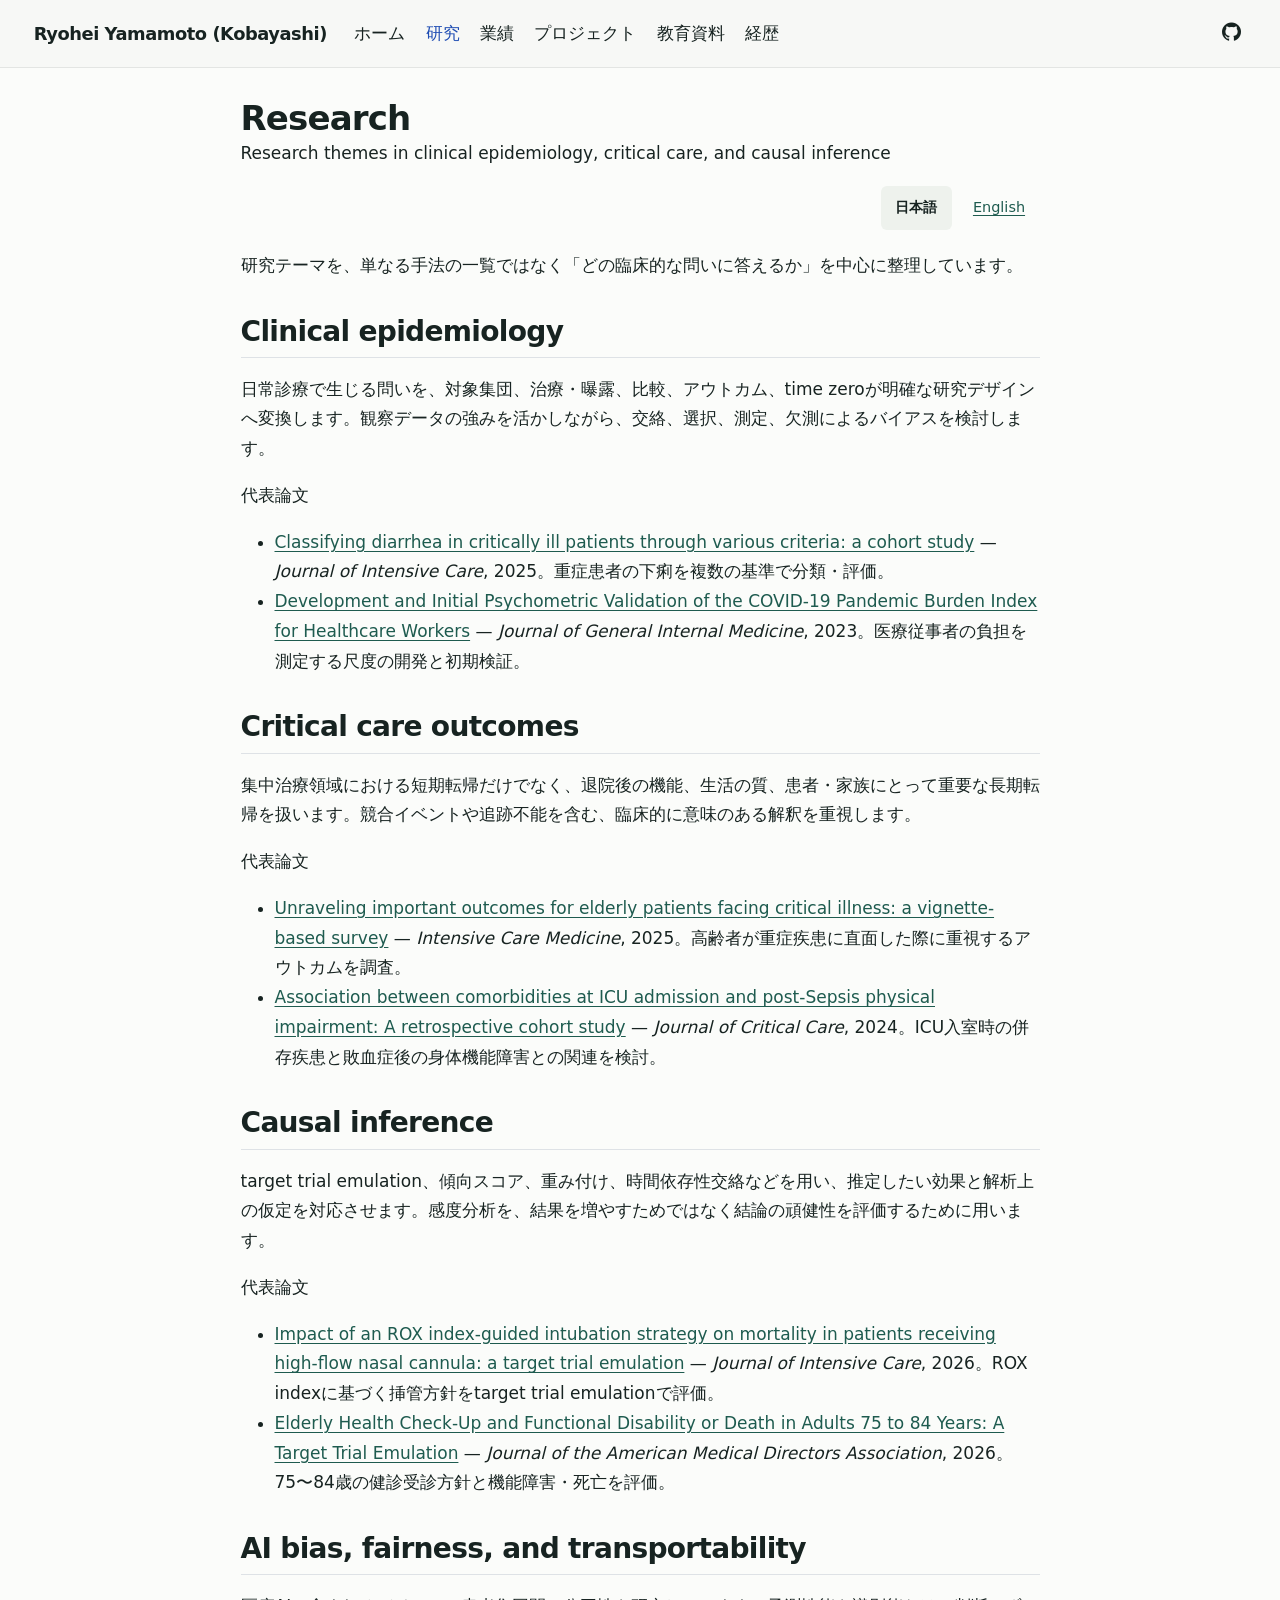
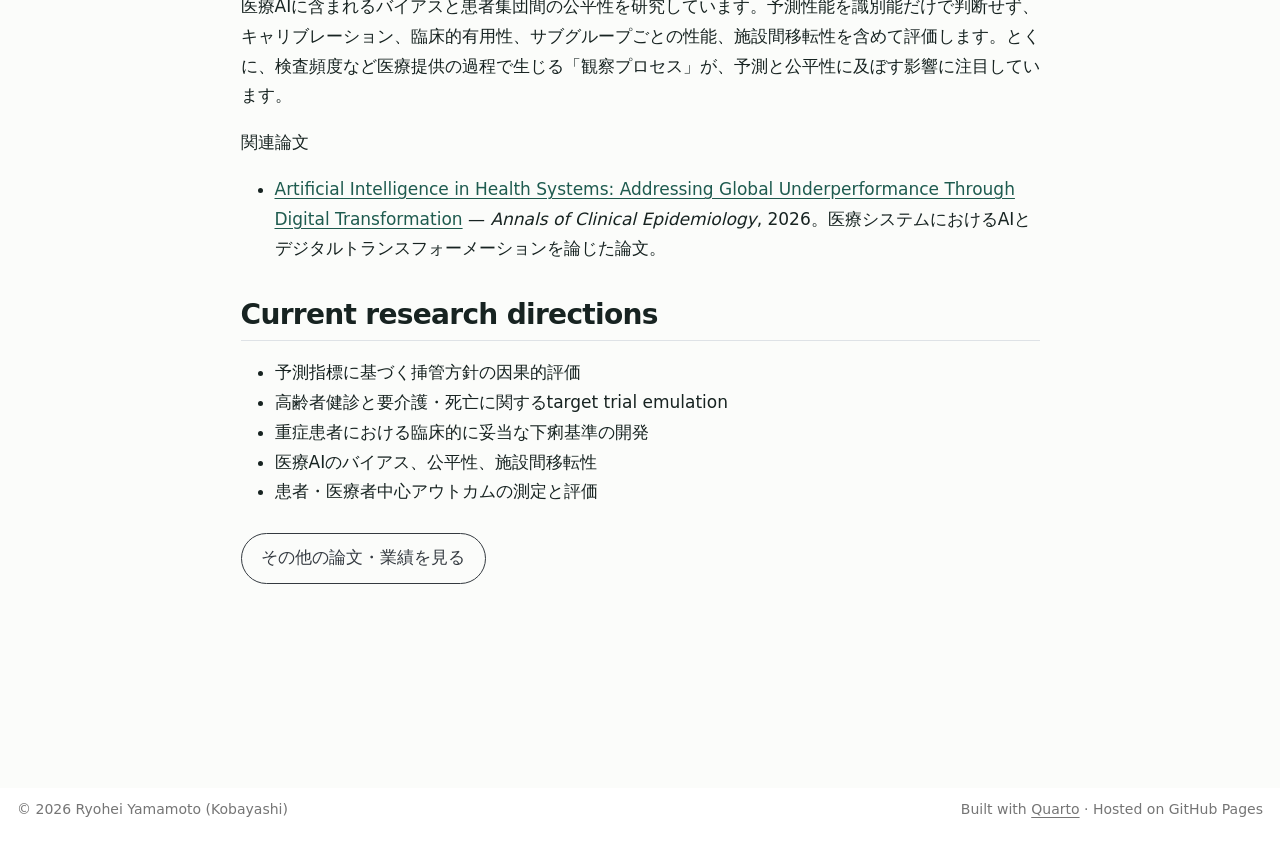
<file: docs/research.html>
<!DOCTYPE html>
<html xmlns="http://www.w3.org/1999/xhtml" lang="ja" xml:lang="ja"><head>

<meta charset="utf-8">
<meta name="generator" content="quarto-1.8.25">

<meta name="viewport" content="width=device-width, initial-scale=1.0, user-scalable=yes">

<meta name="description" content="Research themes in clinical epidemiology, critical care, and causal inference">

<title>Research – Ryohei Yamamoto (Kobayashi)</title>
<style>
code{white-space: pre-wrap;}
span.smallcaps{font-variant: small-caps;}
div.columns{display: flex; gap: min(4vw, 1.5em);}
div.column{flex: auto; overflow-x: auto;}
div.hanging-indent{margin-left: 1.5em; text-indent: -1.5em;}
ul.task-list{list-style: none;}
ul.task-list li input[type="checkbox"] {
  width: 0.8em;
  margin: 0 0.8em 0.2em -1em; /* quarto-specific, see https://github.com/quarto-dev/quarto-cli/issues/4556 */ 
  vertical-align: middle;
}
</style>


<script src="site_libs/quarto-nav/quarto-nav.js"></script>
<script src="site_libs/clipboard/clipboard.min.js"></script>
<script src="site_libs/quarto-html/quarto.js" type="module"></script>
<script src="site_libs/quarto-html/tabsets/tabsets.js" type="module"></script>
<script src="site_libs/quarto-html/axe/axe-check.js" type="module"></script>
<script src="site_libs/quarto-html/popper.min.js"></script>
<script src="site_libs/quarto-html/tippy.umd.min.js"></script>
<script src="site_libs/quarto-html/anchor.min.js"></script>
<link href="site_libs/quarto-html/tippy.css" rel="stylesheet">
<link href="site_libs/quarto-html/quarto-syntax-highlighting-7b89279ff1a6dce999919e0e67d4d9ec.css" rel="stylesheet" id="quarto-text-highlighting-styles">
<script src="site_libs/bootstrap/bootstrap.min.js"></script>
<link href="site_libs/bootstrap/bootstrap-icons.css" rel="stylesheet">
<link href="site_libs/bootstrap/bootstrap-74d7029ec4652e640b5858516d55cd5c.min.css" rel="stylesheet" append-hash="true" id="quarto-bootstrap" data-mode="light">
<script id="quarto-search-options" type="application/json">{
  "language": {
    "search-no-results-text": "一致なし",
    "search-matching-documents-text": "一致した文書",
    "search-copy-link-title": "検索へのリンクをコピー",
    "search-hide-matches-text": "追加の検索結果を非表示",
    "search-more-match-text": "追加の検索結果",
    "search-more-matches-text": "追加の検索結果",
    "search-clear-button-title": "消去",
    "search-text-placeholder": "",
    "search-detached-cancel-button-title": "取消",
    "search-submit-button-title": "検索",
    "search-label": "サーチ"
  }
}</script>
<style>html{ scroll-behavior: smooth; }</style>


<link rel="stylesheet" href="styles-v4.css">
<link rel="stylesheet" href="language.css">
<meta property="og:title" content="Research – Ryohei Yamamoto (Kobayashi)">
<meta property="og:description" content="Research themes in clinical epidemiology, critical care, and causal inference">
<meta property="og:site_name" content="Ryohei Yamamoto (Kobayashi)">
</head>

<body class="nav-fixed fullcontent quarto-light">

<div id="quarto-search-results"></div>
  <header id="quarto-header" class="headroom fixed-top">
    <nav class="navbar navbar-expand-lg " data-bs-theme="dark">
      <div class="navbar-container container-fluid">
      <div class="navbar-brand-container mx-auto">
    <a href="./index.html" class="navbar-brand navbar-brand-logo">
    </a>
    <a class="navbar-brand" href="./index.html">
    <span class="navbar-title">Ryohei Yamamoto (Kobayashi)</span>
    </a>
  </div>
          <button class="navbar-toggler" type="button" data-bs-toggle="collapse" data-bs-target="#navbarCollapse" aria-controls="navbarCollapse" role="menu" aria-expanded="false" aria-label="ナビゲーションを切り替える" onclick="if (window.quartoToggleHeadroom) { window.quartoToggleHeadroom(); }">
  <span class="navbar-toggler-icon"></span>
</button>
          <div class="collapse navbar-collapse" id="navbarCollapse">
            <ul class="navbar-nav navbar-nav-scroll me-auto">
  <li class="nav-item">
    <a class="nav-link" href="./index.html"> 
<span class="menu-text">Home</span></a>
  </li>  
  <li class="nav-item">
    <a class="nav-link active" href="./research.html" aria-current="page"> 
<span class="menu-text">Research</span></a>
  </li>  
  <li class="nav-item">
    <a class="nav-link" href="./publications.html"> 
<span class="menu-text">Publications</span></a>
  </li>  
  <li class="nav-item">
    <a class="nav-link" href="./projects.html"> 
<span class="menu-text">Projects</span></a>
  </li>  
  <li class="nav-item">
    <a class="nav-link" href="./education.html"> 
<span class="menu-text">Education</span></a>
  </li>  
  <li class="nav-item">
    <a class="nav-link" href="./cv.html"> 
<span class="menu-text">CV</span></a>
  </li>  
</ul>
            <ul class="navbar-nav navbar-nav-scroll ms-auto">
  <li class="nav-item compact">
    <a class="nav-link" href="https://github.com/ryohei-hey"> <i class="bi bi-github" role="img" aria-label="GitHub">
</i> 
<span class="menu-text"></span></a>
  </li>  
</ul>
          </div> <!-- /navcollapse -->
            <div class="quarto-navbar-tools">
</div>
      </div> <!-- /container-fluid -->
    </nav>
</header>
<!-- content -->
<div id="quarto-content" class="quarto-container page-columns page-rows-contents page-layout-article page-navbar">
<!-- sidebar -->
<!-- margin-sidebar -->
    
<!-- main -->
<main class="content" id="quarto-document-content">

<header id="title-block-header" class="quarto-title-block default">
<div class="quarto-title">
<h1 class="title">Research</h1>
</div>

<div>
  <div class="description">
    Research themes in clinical epidemiology, critical care, and causal inference
  </div>
</div>


<div class="quarto-title-meta">

    
  
    
  </div>
  


</header>


<nav class="language-switch" aria-label="言語切替">
<span lang="ja" aria-current="page">日本語</span><a href="en/research.html" lang="en" hreflang="en">English</a>
</nav>
<p>研究テーマを、単なる手法の一覧ではなく「どの臨床的な問いに答えるか」を中心に整理しています。</p>
<section id="clinical-epidemiology" class="level2">
<h2 class="anchored" data-anchor-id="clinical-epidemiology">Clinical epidemiology</h2>
<p>日常診療で生じる問いを、対象集団、治療・曝露、比較、アウトカム、time zeroが明確な研究デザインへ変換します。観察データの強みを活かしながら、交絡、選択、測定、欠測によるバイアスを検討します。</p>
<p>代表論文</p>
<ul>
<li><a href="https://scholar.google.com/citations?view_op=view_citation&amp;hl=en&amp;user=1n3Y7mQAAAAJ&amp;citation_for_view=1n3Y7mQAAAAJ:r0BpntZqJG4C">Classifying diarrhea in critically ill patients through various criteria: a cohort study</a> — <em>Journal of Intensive Care</em>, 2025。重症患者の下痢を複数の基準で分類・評価。</li>
<li><a href="https://scholar.google.com/citations?view_op=view_citation&amp;hl=en&amp;user=1n3Y7mQAAAAJ&amp;citation_for_view=1n3Y7mQAAAAJ:3fE2CSJIrl8C">Development and Initial Psychometric Validation of the COVID-19 Pandemic Burden Index for Healthcare Workers</a> — <em>Journal of General Internal Medicine</em>, 2023。医療従事者の負担を測定する尺度の開発と初期検証。</li>
</ul>
</section>
<section id="critical-care-outcomes" class="level2">
<h2 class="anchored" data-anchor-id="critical-care-outcomes">Critical care outcomes</h2>
<p>集中治療領域における短期転帰だけでなく、退院後の機能、生活の質、患者・家族にとって重要な長期転帰を扱います。競合イベントや追跡不能を含む、臨床的に意味のある解釈を重視します。</p>
<p>代表論文</p>
<ul>
<li><a href="https://scholar.google.com/citations?view_op=view_citation&amp;hl=en&amp;user=1n3Y7mQAAAAJ&amp;citation_for_view=1n3Y7mQAAAAJ:RHpTSmoSYBkC">Unraveling important outcomes for elderly patients facing critical illness: a vignette-based survey</a> — <em>Intensive Care Medicine</em>, 2025。高齢者が重症疾患に直面した際に重視するアウトカムを調査。</li>
<li><a href="https://scholar.google.com/citations?view_op=view_citation&amp;hl=en&amp;user=1n3Y7mQAAAAJ&amp;citation_for_view=1n3Y7mQAAAAJ:QIV2ME_5wuYC">Association between comorbidities at ICU admission and post-Sepsis physical impairment: A retrospective cohort study</a> — <em>Journal of Critical Care</em>, 2024。ICU入室時の併存疾患と敗血症後の身体機能障害との関連を検討。</li>
</ul>
</section>
<section id="causal-inference" class="level2">
<h2 class="anchored" data-anchor-id="causal-inference">Causal inference</h2>
<p>target trial emulation、傾向スコア、重み付け、時間依存性交絡などを用い、推定したい効果と解析上の仮定を対応させます。感度分析を、結果を増やすためではなく結論の頑健性を評価するために用います。</p>
<p>代表論文</p>
<ul>
<li><a href="https://scholar.google.com/citations?view_op=view_citation&amp;hl=en&amp;user=1n3Y7mQAAAAJ&amp;citation_for_view=1n3Y7mQAAAAJ:BqipwSGYUEgC">Impact of an ROX index-guided intubation strategy on mortality in patients receiving high-flow nasal cannula: a target trial emulation</a> — <em>Journal of Intensive Care</em>, 2026。ROX indexに基づく挿管方針をtarget trial emulationで評価。</li>
<li><a href="https://scholar.google.com/citations?view_op=view_citation&amp;hl=en&amp;user=1n3Y7mQAAAAJ&amp;citation_for_view=1n3Y7mQAAAAJ:GnPB-g6toBAC">Elderly Health Check-Up and Functional Disability or Death in Adults 75 to 84 Years: A Target Trial Emulation</a> — <em>Journal of the American Medical Directors Association</em>, 2026。75〜84歳の健診受診方針と機能障害・死亡を評価。</li>
</ul>
</section>
<section id="ai-bias-fairness-and-transportability" class="level2">
<h2 class="anchored" data-anchor-id="ai-bias-fairness-and-transportability">AI bias, fairness, and transportability</h2>
<p>医療AIに含まれるバイアスと患者集団間の公平性を研究しています。予測性能を識別能だけで判断せず、キャリブレーション、臨床的有用性、サブグループごとの性能、施設間移転性を含めて評価します。とくに、検査頻度など医療提供の過程で生じる「観察プロセス」が、予測と公平性に及ぼす影響に注目しています。</p>
<p>関連論文</p>
<ul>
<li><a href="https://scholar.google.com/citations?view_op=view_citation&amp;hl=en&amp;user=1n3Y7mQAAAAJ&amp;citation_for_view=1n3Y7mQAAAAJ:NMxIlDl6LWMC">Artificial Intelligence in Health Systems: Addressing Global Underperformance Through Digital Transformation</a> — <em>Annals of Clinical Epidemiology</em>, 2026。医療システムにおけるAIとデジタルトランスフォーメーションを論じた論文。</li>
</ul>
</section>
<section id="current-research-directions" class="level2">
<h2 class="anchored" data-anchor-id="current-research-directions">Current research directions</h2>
<ul>
<li>予測指標に基づく挿管方針の因果的評価</li>
<li>高齢者健診と要介護・死亡に関するtarget trial emulation</li>
<li>重症患者における臨床的に妥当な下痢基準の開発</li>
<li>医療AIのバイアス、公平性、施設間移転性</li>
<li>患者・医療者中心アウトカムの測定と評価</li>
</ul>
<p><a href="./publications.html" class="btn btn-outline-dark">その他の論文・業績を見る</a></p>


</section>

</main> <!-- /main -->
<script src="./language.js"></script>
<script id="quarto-html-after-body" type="application/javascript">
  window.document.addEventListener("DOMContentLoaded", function (event) {
    const icon = "";
    const anchorJS = new window.AnchorJS();
    anchorJS.options = {
      placement: 'right',
      icon: icon
    };
    anchorJS.add('.anchored');
    const isCodeAnnotation = (el) => {
      for (const clz of el.classList) {
        if (clz.startsWith('code-annotation-')) {                     
          return true;
        }
      }
      return false;
    }
    const onCopySuccess = function(e) {
      // button target
      const button = e.trigger;
      // don't keep focus
      button.blur();
      // flash "checked"
      button.classList.add('code-copy-button-checked');
      var currentTitle = button.getAttribute("title");
      button.setAttribute("title", "コピーしました");
      let tooltip;
      if (window.bootstrap) {
        button.setAttribute("data-bs-toggle", "tooltip");
        button.setAttribute("data-bs-placement", "left");
        button.setAttribute("data-bs-title", "コピーしました");
        tooltip = new bootstrap.Tooltip(button, 
          { trigger: "manual", 
            customClass: "code-copy-button-tooltip",
            offset: [0, -8]});
        tooltip.show();    
      }
      setTimeout(function() {
        if (tooltip) {
          tooltip.hide();
          button.removeAttribute("data-bs-title");
          button.removeAttribute("data-bs-toggle");
          button.removeAttribute("data-bs-placement");
        }
        button.setAttribute("title", currentTitle);
        button.classList.remove('code-copy-button-checked');
      }, 1000);
      // clear code selection
      e.clearSelection();
    }
    const getTextToCopy = function(trigger) {
      const outerScaffold = trigger.parentElement.cloneNode(true);
      const codeEl = outerScaffold.querySelector('code');
      for (const childEl of codeEl.children) {
        if (isCodeAnnotation(childEl)) {
          childEl.remove();
        }
      }
      return codeEl.innerText;
    }
    const clipboard = new window.ClipboardJS('.code-copy-button:not([data-in-quarto-modal])', {
      text: getTextToCopy
    });
    clipboard.on('success', onCopySuccess);
    if (window.document.getElementById('quarto-embedded-source-code-modal')) {
      const clipboardModal = new window.ClipboardJS('.code-copy-button[data-in-quarto-modal]', {
        text: getTextToCopy,
        container: window.document.getElementById('quarto-embedded-source-code-modal')
      });
      clipboardModal.on('success', onCopySuccess);
    }
      var localhostRegex = new RegExp(/^(?:http|https):\/\/localhost\:?[0-9]*\//);
      var mailtoRegex = new RegExp(/^mailto:/);
        var filterRegex = new RegExp("https:\/\/ryohei-hey\.github\.io");
      var isInternal = (href) => {
          return filterRegex.test(href) || localhostRegex.test(href) || mailtoRegex.test(href);
      }
      // Inspect non-navigation links and adorn them if external
     var links = window.document.querySelectorAll('a[href]:not(.nav-link):not(.navbar-brand):not(.toc-action):not(.sidebar-link):not(.sidebar-item-toggle):not(.pagination-link):not(.no-external):not([aria-hidden]):not(.dropdown-item):not(.quarto-navigation-tool):not(.about-link)');
      for (var i=0; i<links.length; i++) {
        const link = links[i];
        if (!isInternal(link.href)) {
          // undo the damage that might have been done by quarto-nav.js in the case of
          // links that we want to consider external
          if (link.dataset.originalHref !== undefined) {
            link.href = link.dataset.originalHref;
          }
            // target, if specified
            link.setAttribute("target", "_blank");
            if (link.getAttribute("rel") === null) {
              link.setAttribute("rel", "noopener");
            }
        }
      }
    function tippyHover(el, contentFn, onTriggerFn, onUntriggerFn) {
      const config = {
        allowHTML: true,
        maxWidth: 500,
        delay: 100,
        arrow: false,
        appendTo: function(el) {
            return el.parentElement;
        },
        interactive: true,
        interactiveBorder: 10,
        theme: 'quarto',
        placement: 'bottom-start',
      };
      if (contentFn) {
        config.content = contentFn;
      }
      if (onTriggerFn) {
        config.onTrigger = onTriggerFn;
      }
      if (onUntriggerFn) {
        config.onUntrigger = onUntriggerFn;
      }
      window.tippy(el, config); 
    }
    const noterefs = window.document.querySelectorAll('a[role="doc-noteref"]');
    for (var i=0; i<noterefs.length; i++) {
      const ref = noterefs[i];
      tippyHover(ref, function() {
        // use id or data attribute instead here
        let href = ref.getAttribute('data-footnote-href') || ref.getAttribute('href');
        try { href = new URL(href).hash; } catch {}
        const id = href.replace(/^#\/?/, "");
        const note = window.document.getElementById(id);
        if (note) {
          return note.innerHTML;
        } else {
          return "";
        }
      });
    }
    const xrefs = window.document.querySelectorAll('a.quarto-xref');
    const processXRef = (id, note) => {
      // Strip column container classes
      const stripColumnClz = (el) => {
        el.classList.remove("page-full", "page-columns");
        if (el.children) {
          for (const child of el.children) {
            stripColumnClz(child);
          }
        }
      }
      stripColumnClz(note)
      if (id === null || id.startsWith('sec-')) {
        // Special case sections, only their first couple elements
        const container = document.createElement("div");
        if (note.children && note.children.length > 2) {
          container.appendChild(note.children[0].cloneNode(true));
          for (let i = 1; i < note.children.length; i++) {
            const child = note.children[i];
            if (child.tagName === "P" && child.innerText === "") {
              continue;
            } else {
              container.appendChild(child.cloneNode(true));
              break;
            }
          }
          if (window.Quarto?.typesetMath) {
            window.Quarto.typesetMath(container);
          }
          return container.innerHTML
        } else {
          if (window.Quarto?.typesetMath) {
            window.Quarto.typesetMath(note);
          }
          return note.innerHTML;
        }
      } else {
        // Remove any anchor links if they are present
        const anchorLink = note.querySelector('a.anchorjs-link');
        if (anchorLink) {
          anchorLink.remove();
        }
        if (window.Quarto?.typesetMath) {
          window.Quarto.typesetMath(note);
        }
        if (note.classList.contains("callout")) {
          return note.outerHTML;
        } else {
          return note.innerHTML;
        }
      }
    }
    for (var i=0; i<xrefs.length; i++) {
      const xref = xrefs[i];
      tippyHover(xref, undefined, function(instance) {
        instance.disable();
        let url = xref.getAttribute('href');
        let hash = undefined; 
        if (url.startsWith('#')) {
          hash = url;
        } else {
          try { hash = new URL(url).hash; } catch {}
        }
        if (hash) {
          const id = hash.replace(/^#\/?/, "");
          const note = window.document.getElementById(id);
          if (note !== null) {
            try {
              const html = processXRef(id, note.cloneNode(true));
              instance.setContent(html);
            } finally {
              instance.enable();
              instance.show();
            }
          } else {
            // See if we can fetch this
            fetch(url.split('#')[0])
            .then(res => res.text())
            .then(html => {
              const parser = new DOMParser();
              const htmlDoc = parser.parseFromString(html, "text/html");
              const note = htmlDoc.getElementById(id);
              if (note !== null) {
                const html = processXRef(id, note);
                instance.setContent(html);
              } 
            }).finally(() => {
              instance.enable();
              instance.show();
            });
          }
        } else {
          // See if we can fetch a full url (with no hash to target)
          // This is a special case and we should probably do some content thinning / targeting
          fetch(url)
          .then(res => res.text())
          .then(html => {
            const parser = new DOMParser();
            const htmlDoc = parser.parseFromString(html, "text/html");
            const note = htmlDoc.querySelector('main.content');
            if (note !== null) {
              // This should only happen for chapter cross references
              // (since there is no id in the URL)
              // remove the first header
              if (note.children.length > 0 && note.children[0].tagName === "HEADER") {
                note.children[0].remove();
              }
              const html = processXRef(null, note);
              instance.setContent(html);
            } 
          }).finally(() => {
            instance.enable();
            instance.show();
          });
        }
      }, function(instance) {
      });
    }
        let selectedAnnoteEl;
        const selectorForAnnotation = ( cell, annotation) => {
          let cellAttr = 'data-code-cell="' + cell + '"';
          let lineAttr = 'data-code-annotation="' +  annotation + '"';
          const selector = 'span[' + cellAttr + '][' + lineAttr + ']';
          return selector;
        }
        const selectCodeLines = (annoteEl) => {
          const doc = window.document;
          const targetCell = annoteEl.getAttribute("data-target-cell");
          const targetAnnotation = annoteEl.getAttribute("data-target-annotation");
          const annoteSpan = window.document.querySelector(selectorForAnnotation(targetCell, targetAnnotation));
          const lines = annoteSpan.getAttribute("data-code-lines").split(",");
          const lineIds = lines.map((line) => {
            return targetCell + "-" + line;
          })
          let top = null;
          let height = null;
          let parent = null;
          if (lineIds.length > 0) {
              //compute the position of the single el (top and bottom and make a div)
              const el = window.document.getElementById(lineIds[0]);
              top = el.offsetTop;
              height = el.offsetHeight;
              parent = el.parentElement.parentElement;
            if (lineIds.length > 1) {
              const lastEl = window.document.getElementById(lineIds[lineIds.length - 1]);
              const bottom = lastEl.offsetTop + lastEl.offsetHeight;
              height = bottom - top;
            }
            if (top !== null && height !== null && parent !== null) {
              // cook up a div (if necessary) and position it 
              let div = window.document.getElementById("code-annotation-line-highlight");
              if (div === null) {
                div = window.document.createElement("div");
                div.setAttribute("id", "code-annotation-line-highlight");
                div.style.position = 'absolute';
                parent.appendChild(div);
              }
              div.style.top = top - 2 + "px";
              div.style.height = height + 4 + "px";
              div.style.left = 0;
              let gutterDiv = window.document.getElementById("code-annotation-line-highlight-gutter");
              if (gutterDiv === null) {
                gutterDiv = window.document.createElement("div");
                gutterDiv.setAttribute("id", "code-annotation-line-highlight-gutter");
                gutterDiv.style.position = 'absolute';
                const codeCell = window.document.getElementById(targetCell);
                const gutter = codeCell.querySelector('.code-annotation-gutter');
                gutter.appendChild(gutterDiv);
              }
              gutterDiv.style.top = top - 2 + "px";
              gutterDiv.style.height = height + 4 + "px";
            }
            selectedAnnoteEl = annoteEl;
          }
        };
        const unselectCodeLines = () => {
          const elementsIds = ["code-annotation-line-highlight", "code-annotation-line-highlight-gutter"];
          elementsIds.forEach((elId) => {
            const div = window.document.getElementById(elId);
            if (div) {
              div.remove();
            }
          });
          selectedAnnoteEl = undefined;
        };
          // Handle positioning of the toggle
      window.addEventListener(
        "resize",
        throttle(() => {
          elRect = undefined;
          if (selectedAnnoteEl) {
            selectCodeLines(selectedAnnoteEl);
          }
        }, 10)
      );
      function throttle(fn, ms) {
      let throttle = false;
      let timer;
        return (...args) => {
          if(!throttle) { // first call gets through
              fn.apply(this, args);
              throttle = true;
          } else { // all the others get throttled
              if(timer) clearTimeout(timer); // cancel #2
              timer = setTimeout(() => {
                fn.apply(this, args);
                timer = throttle = false;
              }, ms);
          }
        };
      }
        // Attach click handler to the DT
        const annoteDls = window.document.querySelectorAll('dt[data-target-cell]');
        for (const annoteDlNode of annoteDls) {
          annoteDlNode.addEventListener('click', (event) => {
            const clickedEl = event.target;
            if (clickedEl !== selectedAnnoteEl) {
              unselectCodeLines();
              const activeEl = window.document.querySelector('dt[data-target-cell].code-annotation-active');
              if (activeEl) {
                activeEl.classList.remove('code-annotation-active');
              }
              selectCodeLines(clickedEl);
              clickedEl.classList.add('code-annotation-active');
            } else {
              // Unselect the line
              unselectCodeLines();
              clickedEl.classList.remove('code-annotation-active');
            }
          });
        }
    const findCites = (el) => {
      const parentEl = el.parentElement;
      if (parentEl) {
        const cites = parentEl.dataset.cites;
        if (cites) {
          return {
            el,
            cites: cites.split(' ')
          };
        } else {
          return findCites(el.parentElement)
        }
      } else {
        return undefined;
      }
    };
    var bibliorefs = window.document.querySelectorAll('a[role="doc-biblioref"]');
    for (var i=0; i<bibliorefs.length; i++) {
      const ref = bibliorefs[i];
      const citeInfo = findCites(ref);
      if (citeInfo) {
        tippyHover(citeInfo.el, function() {
          var popup = window.document.createElement('div');
          citeInfo.cites.forEach(function(cite) {
            var citeDiv = window.document.createElement('div');
            citeDiv.classList.add('hanging-indent');
            citeDiv.classList.add('csl-entry');
            var biblioDiv = window.document.getElementById('ref-' + cite);
            if (biblioDiv) {
              citeDiv.innerHTML = biblioDiv.innerHTML;
            }
            popup.appendChild(citeDiv);
          });
          return popup.innerHTML;
        });
      }
    }
  });
  </script>
</div> <!-- /content -->
<footer class="footer">
  <div class="nav-footer">
    <div class="nav-footer-left">
<p>© 2026 Ryohei Yamamoto (Kobayashi)</p>
</div>   
    <div class="nav-footer-center">
      &nbsp;
    </div>
    <div class="nav-footer-right">
<p>Built with <a href="https://quarto.org/">Quarto</a> · Hosted on GitHub Pages</p>
</div>
  </div>
</footer>




<script src="site_libs/quarto-html/zenscroll-min.js"></script>
</body></html>
</file>
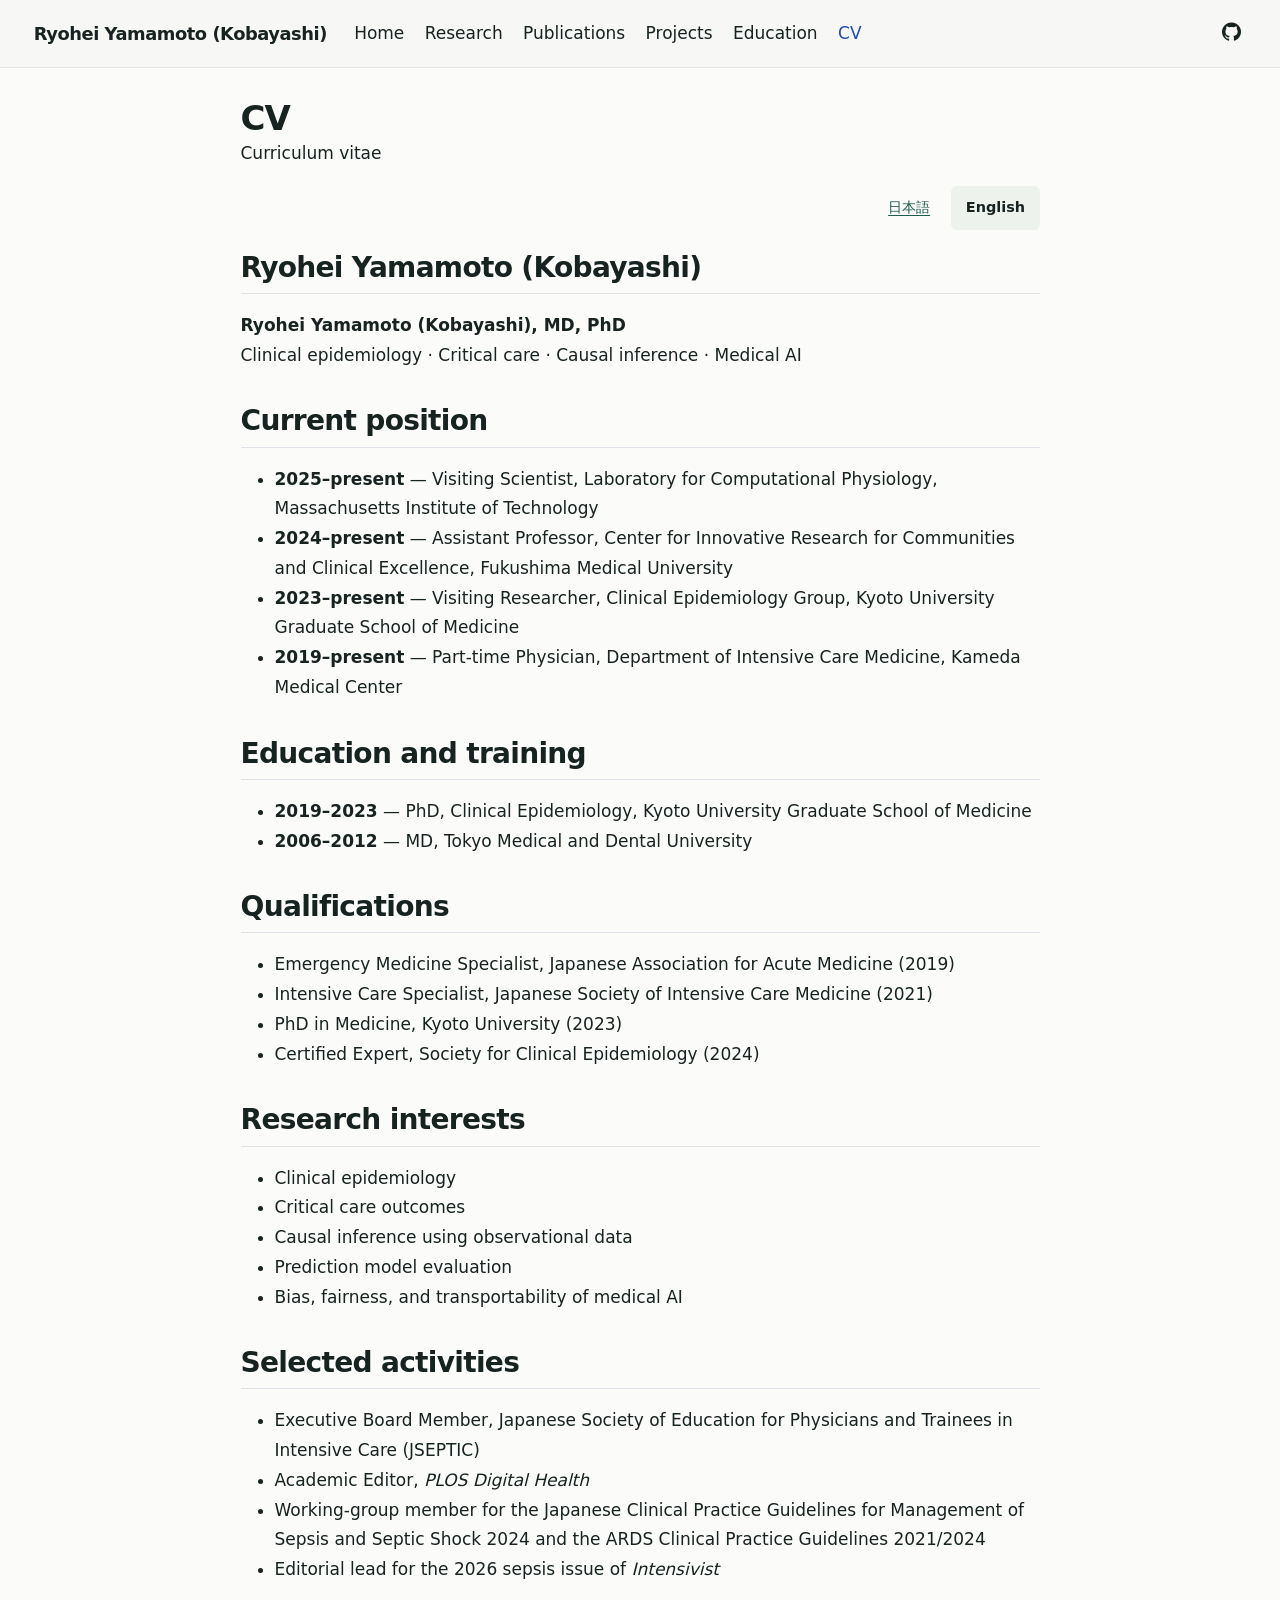
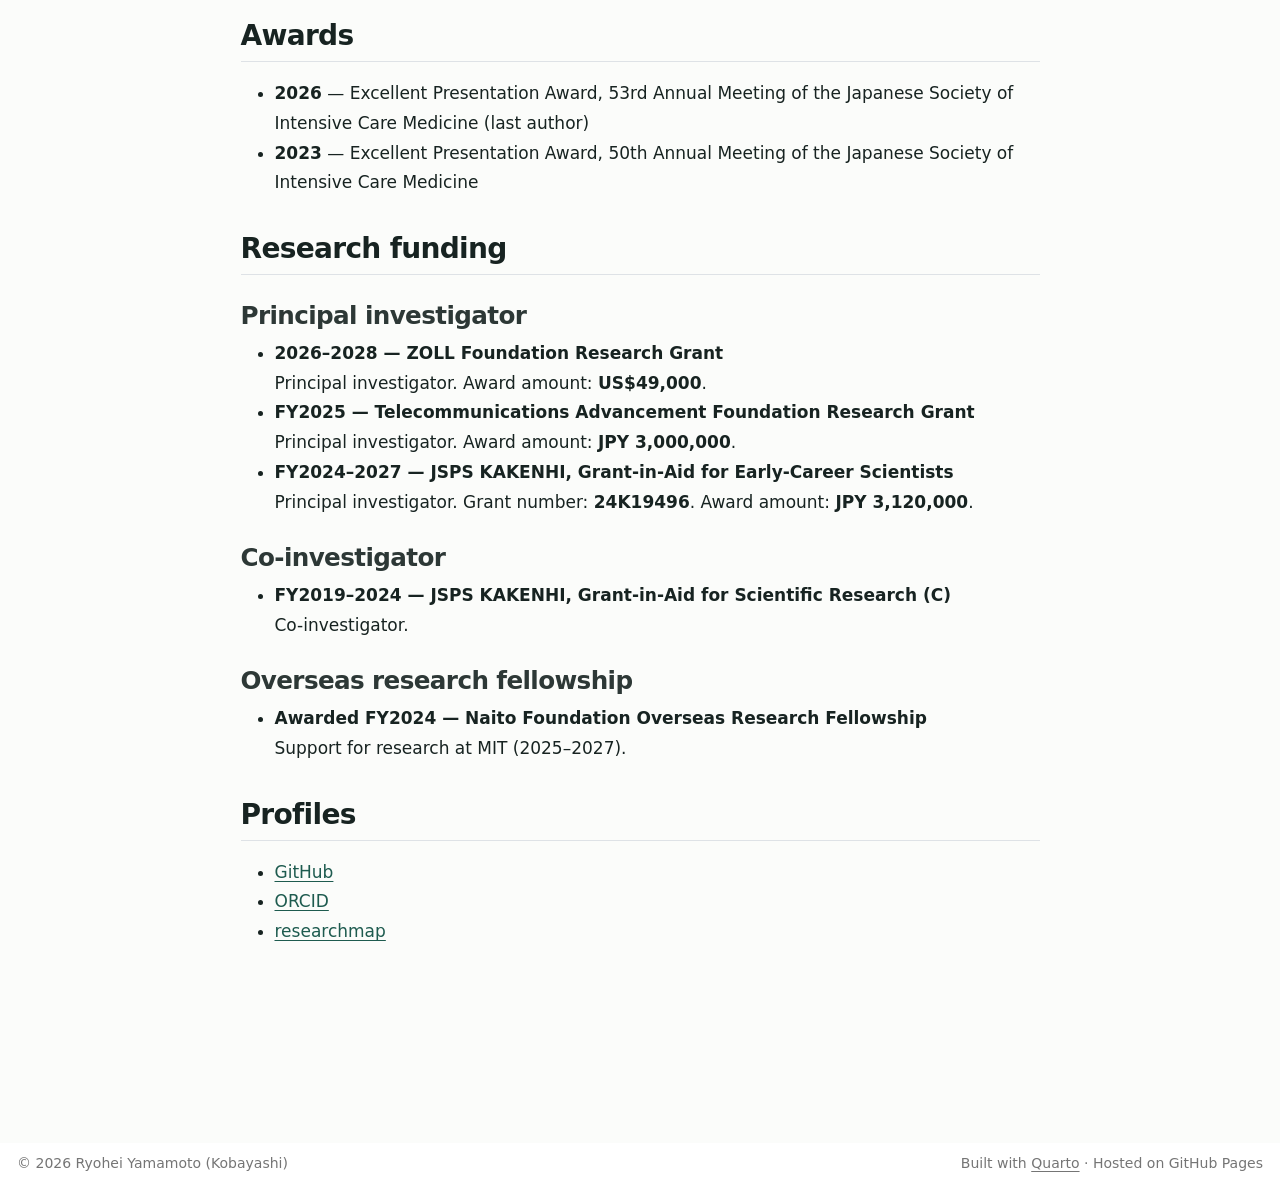
<file: docs/en/cv.html>
<!DOCTYPE html>
<html xmlns="http://www.w3.org/1999/xhtml" lang="en" xml:lang="en"><head>

<meta charset="utf-8">
<meta name="generator" content="quarto-1.8.25">

<meta name="viewport" content="width=device-width, initial-scale=1.0, user-scalable=yes">

<meta name="description" content="Curriculum vitae">

<title>CV – Ryohei Yamamoto (Kobayashi)</title>
<style>
code{white-space: pre-wrap;}
span.smallcaps{font-variant: small-caps;}
div.columns{display: flex; gap: min(4vw, 1.5em);}
div.column{flex: auto; overflow-x: auto;}
div.hanging-indent{margin-left: 1.5em; text-indent: -1.5em;}
ul.task-list{list-style: none;}
ul.task-list li input[type="checkbox"] {
  width: 0.8em;
  margin: 0 0.8em 0.2em -1em; /* quarto-specific, see https://github.com/quarto-dev/quarto-cli/issues/4556 */ 
  vertical-align: middle;
}
</style>


<script src="../site_libs/quarto-nav/quarto-nav.js"></script>
<script src="../site_libs/clipboard/clipboard.min.js"></script>
<script src="../site_libs/quarto-html/quarto.js" type="module"></script>
<script src="../site_libs/quarto-html/tabsets/tabsets.js" type="module"></script>
<script src="../site_libs/quarto-html/axe/axe-check.js" type="module"></script>
<script src="../site_libs/quarto-html/popper.min.js"></script>
<script src="../site_libs/quarto-html/tippy.umd.min.js"></script>
<script src="../site_libs/quarto-html/anchor.min.js"></script>
<link href="../site_libs/quarto-html/tippy.css" rel="stylesheet">
<link href="../site_libs/quarto-html/quarto-syntax-highlighting-7b89279ff1a6dce999919e0e67d4d9ec.css" rel="stylesheet" id="quarto-text-highlighting-styles">
<script src="../site_libs/bootstrap/bootstrap.min.js"></script>
<link href="../site_libs/bootstrap/bootstrap-icons.css" rel="stylesheet">
<link href="../site_libs/bootstrap/bootstrap-74d7029ec4652e640b5858516d55cd5c.min.css" rel="stylesheet" append-hash="true" id="quarto-bootstrap" data-mode="light">
<script id="quarto-search-options" type="application/json">{
  "language": {
    "search-no-results-text": "No results",
    "search-matching-documents-text": "matching documents",
    "search-copy-link-title": "Copy link to search",
    "search-hide-matches-text": "Hide additional matches",
    "search-more-match-text": "more match in this document",
    "search-more-matches-text": "more matches in this document",
    "search-clear-button-title": "Clear",
    "search-text-placeholder": "",
    "search-detached-cancel-button-title": "Cancel",
    "search-submit-button-title": "Submit",
    "search-label": "Search"
  }
}</script>
<style>html{ scroll-behavior: smooth; }</style>


<link rel="stylesheet" href="../styles-v4.css">
<link rel="stylesheet" href="../language.css">
<meta property="og:title" content="CV – Ryohei Yamamoto (Kobayashi)">
<meta property="og:description" content="Curriculum vitae">
<meta property="og:site_name" content="Ryohei Yamamoto (Kobayashi)">
</head>

<body class="nav-fixed fullcontent quarto-light">

<div id="quarto-search-results"></div>
  <header id="quarto-header" class="headroom fixed-top">
    <nav class="navbar navbar-expand-lg " data-bs-theme="dark">
      <div class="navbar-container container-fluid">
      <div class="navbar-brand-container mx-auto">
    <a href="../index.html" class="navbar-brand navbar-brand-logo">
    </a>
    <a class="navbar-brand" href="../index.html">
    <span class="navbar-title">Ryohei Yamamoto (Kobayashi)</span>
    </a>
  </div>
          <button class="navbar-toggler" type="button" data-bs-toggle="collapse" data-bs-target="#navbarCollapse" aria-controls="navbarCollapse" role="menu" aria-expanded="false" aria-label="Toggle navigation" onclick="if (window.quartoToggleHeadroom) { window.quartoToggleHeadroom(); }">
  <span class="navbar-toggler-icon"></span>
</button>
          <div class="collapse navbar-collapse" id="navbarCollapse">
            <ul class="navbar-nav navbar-nav-scroll me-auto">
  <li class="nav-item">
    <a class="nav-link" href="../index.html"> 
<span class="menu-text">Home</span></a>
  </li>  
  <li class="nav-item">
    <a class="nav-link" href="../research.html"> 
<span class="menu-text">Research</span></a>
  </li>  
  <li class="nav-item">
    <a class="nav-link" href="../publications.html"> 
<span class="menu-text">Publications</span></a>
  </li>  
  <li class="nav-item">
    <a class="nav-link" href="../projects.html"> 
<span class="menu-text">Projects</span></a>
  </li>  
  <li class="nav-item">
    <a class="nav-link" href="../education.html"> 
<span class="menu-text">Education</span></a>
  </li>  
  <li class="nav-item">
    <a class="nav-link" href="../cv.html"> 
<span class="menu-text">CV</span></a>
  </li>  
</ul>
            <ul class="navbar-nav navbar-nav-scroll ms-auto">
  <li class="nav-item compact">
    <a class="nav-link" href="https://github.com/ryohei-hey"> <i class="bi bi-github" role="img" aria-label="GitHub">
</i> 
<span class="menu-text"></span></a>
  </li>  
</ul>
          </div> <!-- /navcollapse -->
            <div class="quarto-navbar-tools">
</div>
      </div> <!-- /container-fluid -->
    </nav>
</header>
<!-- content -->
<div id="quarto-content" class="quarto-container page-columns page-rows-contents page-layout-article page-navbar">
<!-- sidebar -->
<!-- margin-sidebar -->
    
<!-- main -->
<main class="content" id="quarto-document-content">

<header id="title-block-header" class="quarto-title-block default">
<div class="quarto-title">
<h1 class="title">CV</h1>
</div>

<div>
  <div class="description">
    Curriculum vitae
  </div>
</div>


<div class="quarto-title-meta">

    
  
    
  </div>
  


</header>


<nav class="language-switch" aria-label="Language">
<a href="../cv.html" lang="ja" hreflang="ja">日本語</a><span lang="en" aria-current="page">English</span>
</nav>
<section id="ryohei-yamamoto-kobayashi" class="level2">
<h2 class="anchored" data-anchor-id="ryohei-yamamoto-kobayashi">Ryohei Yamamoto (Kobayashi)</h2>
<p><strong>Ryohei Yamamoto (Kobayashi), MD, PhD</strong><br> Clinical epidemiology · Critical care · Causal inference · Medical AI</p>
</section>
<section id="current-position" class="level2">
<h2 class="anchored" data-anchor-id="current-position">Current position</h2>
<ul>
<li><strong>2025–present</strong> — Visiting Scientist, Laboratory for Computational Physiology, Massachusetts Institute of Technology</li>
<li><strong>2024–present</strong> — Assistant Professor, Center for Innovative Research for Communities and Clinical Excellence, Fukushima Medical University</li>
<li><strong>2023–present</strong> — Visiting Researcher, Clinical Epidemiology Group, Kyoto University Graduate School of Medicine</li>
<li><strong>2019–present</strong> — Part-time Physician, Department of Intensive Care Medicine, Kameda Medical Center</li>
</ul>
</section>
<section id="education-and-training" class="level2">
<h2 class="anchored" data-anchor-id="education-and-training">Education and training</h2>
<ul>
<li><strong>2019–2023</strong> — PhD, Clinical Epidemiology, Kyoto University Graduate School of Medicine</li>
<li><strong>2006–2012</strong> — MD, Tokyo Medical and Dental University</li>
</ul>
</section>
<section id="qualifications" class="level2">
<h2 class="anchored" data-anchor-id="qualifications">Qualifications</h2>
<ul>
<li>Emergency Medicine Specialist, Japanese Association for Acute Medicine (2019)</li>
<li>Intensive Care Specialist, Japanese Society of Intensive Care Medicine (2021)</li>
<li>PhD in Medicine, Kyoto University (2023)</li>
<li>Certified Expert, Society for Clinical Epidemiology (2024)</li>
</ul>
</section>
<section id="research-interests" class="level2">
<h2 class="anchored" data-anchor-id="research-interests">Research interests</h2>
<ul>
<li>Clinical epidemiology</li>
<li>Critical care outcomes</li>
<li>Causal inference using observational data</li>
<li>Prediction model evaluation</li>
<li>Bias, fairness, and transportability of medical AI</li>
</ul>
</section>
<section id="selected-activities" class="level2">
<h2 class="anchored" data-anchor-id="selected-activities">Selected activities</h2>
<ul>
<li>Executive Board Member, Japanese Society of Education for Physicians and Trainees in Intensive Care (JSEPTIC)</li>
<li>Academic Editor, <em>PLOS Digital Health</em></li>
<li>Working-group member for the Japanese Clinical Practice Guidelines for Management of Sepsis and Septic Shock 2024 and the ARDS Clinical Practice Guidelines 2021/2024</li>
<li>Editorial lead for the 2026 sepsis issue of <em>Intensivist</em></li>
</ul>
</section>
<section id="awards" class="level2">
<h2 class="anchored" data-anchor-id="awards">Awards</h2>
<ul>
<li><strong>2026</strong> — Excellent Presentation Award, 53rd Annual Meeting of the Japanese Society of Intensive Care Medicine (last author)</li>
<li><strong>2023</strong> — Excellent Presentation Award, 50th Annual Meeting of the Japanese Society of Intensive Care Medicine</li>
</ul>
</section>
<section id="research-funding" class="level2">
<h2 class="anchored" data-anchor-id="research-funding">Research funding</h2>
<section id="principal-investigator" class="level3">
<h3 class="anchored" data-anchor-id="principal-investigator">Principal investigator</h3>
<ul>
<li><strong>2026–2028 — ZOLL Foundation Research Grant</strong><br>
Principal investigator. Award amount: <strong>US$49,000</strong>.</li>
<li><strong>FY2025 — Telecommunications Advancement Foundation Research Grant</strong><br>
Principal investigator. Award amount: <strong>JPY 3,000,000</strong>.</li>
<li><strong>FY2024–2027 — JSPS KAKENHI, Grant-in-Aid for Early-Career Scientists</strong><br>
Principal investigator. Grant number: <strong>24K19496</strong>. Award amount: <strong>JPY 3,120,000</strong>.</li>
</ul>
</section>
<section id="co-investigator" class="level3">
<h3 class="anchored" data-anchor-id="co-investigator">Co-investigator</h3>
<ul>
<li><strong>FY2019–2024 — JSPS KAKENHI, Grant-in-Aid for Scientific Research (C)</strong><br>
Co-investigator.</li>
</ul>
</section>
<section id="overseas-research-fellowship" class="level3">
<h3 class="anchored" data-anchor-id="overseas-research-fellowship">Overseas research fellowship</h3>
<ul>
<li><strong>Awarded FY2024 — Naito Foundation Overseas Research Fellowship</strong><br>
Support for research at MIT (2025–2027).</li>
</ul>
</section>
</section>
<section id="profiles" class="level2">
<h2 class="anchored" data-anchor-id="profiles">Profiles</h2>
<ul>
<li><a href="https://github.com/ryohei-hey">GitHub</a></li>
<li><a href="https://orcid.org/0000-0002-5144-6585">ORCID</a></li>
<li><a href="https://researchmap.jp/yamamotoryohei">researchmap</a></li>
</ul>


</section>

</main> <!-- /main -->
<script src="../language.js"></script>
<script id="quarto-html-after-body" type="application/javascript">
  window.document.addEventListener("DOMContentLoaded", function (event) {
    const icon = "";
    const anchorJS = new window.AnchorJS();
    anchorJS.options = {
      placement: 'right',
      icon: icon
    };
    anchorJS.add('.anchored');
    const isCodeAnnotation = (el) => {
      for (const clz of el.classList) {
        if (clz.startsWith('code-annotation-')) {                     
          return true;
        }
      }
      return false;
    }
    const onCopySuccess = function(e) {
      // button target
      const button = e.trigger;
      // don't keep focus
      button.blur();
      // flash "checked"
      button.classList.add('code-copy-button-checked');
      var currentTitle = button.getAttribute("title");
      button.setAttribute("title", "Copied!");
      let tooltip;
      if (window.bootstrap) {
        button.setAttribute("data-bs-toggle", "tooltip");
        button.setAttribute("data-bs-placement", "left");
        button.setAttribute("data-bs-title", "Copied!");
        tooltip = new bootstrap.Tooltip(button, 
          { trigger: "manual", 
            customClass: "code-copy-button-tooltip",
            offset: [0, -8]});
        tooltip.show();    
      }
      setTimeout(function() {
        if (tooltip) {
          tooltip.hide();
          button.removeAttribute("data-bs-title");
          button.removeAttribute("data-bs-toggle");
          button.removeAttribute("data-bs-placement");
        }
        button.setAttribute("title", currentTitle);
        button.classList.remove('code-copy-button-checked');
      }, 1000);
      // clear code selection
      e.clearSelection();
    }
    const getTextToCopy = function(trigger) {
      const outerScaffold = trigger.parentElement.cloneNode(true);
      const codeEl = outerScaffold.querySelector('code');
      for (const childEl of codeEl.children) {
        if (isCodeAnnotation(childEl)) {
          childEl.remove();
        }
      }
      return codeEl.innerText;
    }
    const clipboard = new window.ClipboardJS('.code-copy-button:not([data-in-quarto-modal])', {
      text: getTextToCopy
    });
    clipboard.on('success', onCopySuccess);
    if (window.document.getElementById('quarto-embedded-source-code-modal')) {
      const clipboardModal = new window.ClipboardJS('.code-copy-button[data-in-quarto-modal]', {
        text: getTextToCopy,
        container: window.document.getElementById('quarto-embedded-source-code-modal')
      });
      clipboardModal.on('success', onCopySuccess);
    }
      var localhostRegex = new RegExp(/^(?:http|https):\/\/localhost\:?[0-9]*\//);
      var mailtoRegex = new RegExp(/^mailto:/);
        var filterRegex = new RegExp("https:\/\/ryohei-hey\.github\.io");
      var isInternal = (href) => {
          return filterRegex.test(href) || localhostRegex.test(href) || mailtoRegex.test(href);
      }
      // Inspect non-navigation links and adorn them if external
     var links = window.document.querySelectorAll('a[href]:not(.nav-link):not(.navbar-brand):not(.toc-action):not(.sidebar-link):not(.sidebar-item-toggle):not(.pagination-link):not(.no-external):not([aria-hidden]):not(.dropdown-item):not(.quarto-navigation-tool):not(.about-link)');
      for (var i=0; i<links.length; i++) {
        const link = links[i];
        if (!isInternal(link.href)) {
          // undo the damage that might have been done by quarto-nav.js in the case of
          // links that we want to consider external
          if (link.dataset.originalHref !== undefined) {
            link.href = link.dataset.originalHref;
          }
            // target, if specified
            link.setAttribute("target", "_blank");
            if (link.getAttribute("rel") === null) {
              link.setAttribute("rel", "noopener");
            }
        }
      }
    function tippyHover(el, contentFn, onTriggerFn, onUntriggerFn) {
      const config = {
        allowHTML: true,
        maxWidth: 500,
        delay: 100,
        arrow: false,
        appendTo: function(el) {
            return el.parentElement;
        },
        interactive: true,
        interactiveBorder: 10,
        theme: 'quarto',
        placement: 'bottom-start',
      };
      if (contentFn) {
        config.content = contentFn;
      }
      if (onTriggerFn) {
        config.onTrigger = onTriggerFn;
      }
      if (onUntriggerFn) {
        config.onUntrigger = onUntriggerFn;
      }
      window.tippy(el, config); 
    }
    const noterefs = window.document.querySelectorAll('a[role="doc-noteref"]');
    for (var i=0; i<noterefs.length; i++) {
      const ref = noterefs[i];
      tippyHover(ref, function() {
        // use id or data attribute instead here
        let href = ref.getAttribute('data-footnote-href') || ref.getAttribute('href');
        try { href = new URL(href).hash; } catch {}
        const id = href.replace(/^#\/?/, "");
        const note = window.document.getElementById(id);
        if (note) {
          return note.innerHTML;
        } else {
          return "";
        }
      });
    }
    const xrefs = window.document.querySelectorAll('a.quarto-xref');
    const processXRef = (id, note) => {
      // Strip column container classes
      const stripColumnClz = (el) => {
        el.classList.remove("page-full", "page-columns");
        if (el.children) {
          for (const child of el.children) {
            stripColumnClz(child);
          }
        }
      }
      stripColumnClz(note)
      if (id === null || id.startsWith('sec-')) {
        // Special case sections, only their first couple elements
        const container = document.createElement("div");
        if (note.children && note.children.length > 2) {
          container.appendChild(note.children[0].cloneNode(true));
          for (let i = 1; i < note.children.length; i++) {
            const child = note.children[i];
            if (child.tagName === "P" && child.innerText === "") {
              continue;
            } else {
              container.appendChild(child.cloneNode(true));
              break;
            }
          }
          if (window.Quarto?.typesetMath) {
            window.Quarto.typesetMath(container);
          }
          return container.innerHTML
        } else {
          if (window.Quarto?.typesetMath) {
            window.Quarto.typesetMath(note);
          }
          return note.innerHTML;
        }
      } else {
        // Remove any anchor links if they are present
        const anchorLink = note.querySelector('a.anchorjs-link');
        if (anchorLink) {
          anchorLink.remove();
        }
        if (window.Quarto?.typesetMath) {
          window.Quarto.typesetMath(note);
        }
        if (note.classList.contains("callout")) {
          return note.outerHTML;
        } else {
          return note.innerHTML;
        }
      }
    }
    for (var i=0; i<xrefs.length; i++) {
      const xref = xrefs[i];
      tippyHover(xref, undefined, function(instance) {
        instance.disable();
        let url = xref.getAttribute('href');
        let hash = undefined; 
        if (url.startsWith('#')) {
          hash = url;
        } else {
          try { hash = new URL(url).hash; } catch {}
        }
        if (hash) {
          const id = hash.replace(/^#\/?/, "");
          const note = window.document.getElementById(id);
          if (note !== null) {
            try {
              const html = processXRef(id, note.cloneNode(true));
              instance.setContent(html);
            } finally {
              instance.enable();
              instance.show();
            }
          } else {
            // See if we can fetch this
            fetch(url.split('#')[0])
            .then(res => res.text())
            .then(html => {
              const parser = new DOMParser();
              const htmlDoc = parser.parseFromString(html, "text/html");
              const note = htmlDoc.getElementById(id);
              if (note !== null) {
                const html = processXRef(id, note);
                instance.setContent(html);
              } 
            }).finally(() => {
              instance.enable();
              instance.show();
            });
          }
        } else {
          // See if we can fetch a full url (with no hash to target)
          // This is a special case and we should probably do some content thinning / targeting
          fetch(url)
          .then(res => res.text())
          .then(html => {
            const parser = new DOMParser();
            const htmlDoc = parser.parseFromString(html, "text/html");
            const note = htmlDoc.querySelector('main.content');
            if (note !== null) {
              // This should only happen for chapter cross references
              // (since there is no id in the URL)
              // remove the first header
              if (note.children.length > 0 && note.children[0].tagName === "HEADER") {
                note.children[0].remove();
              }
              const html = processXRef(null, note);
              instance.setContent(html);
            } 
          }).finally(() => {
            instance.enable();
            instance.show();
          });
        }
      }, function(instance) {
      });
    }
        let selectedAnnoteEl;
        const selectorForAnnotation = ( cell, annotation) => {
          let cellAttr = 'data-code-cell="' + cell + '"';
          let lineAttr = 'data-code-annotation="' +  annotation + '"';
          const selector = 'span[' + cellAttr + '][' + lineAttr + ']';
          return selector;
        }
        const selectCodeLines = (annoteEl) => {
          const doc = window.document;
          const targetCell = annoteEl.getAttribute("data-target-cell");
          const targetAnnotation = annoteEl.getAttribute("data-target-annotation");
          const annoteSpan = window.document.querySelector(selectorForAnnotation(targetCell, targetAnnotation));
          const lines = annoteSpan.getAttribute("data-code-lines").split(",");
          const lineIds = lines.map((line) => {
            return targetCell + "-" + line;
          })
          let top = null;
          let height = null;
          let parent = null;
          if (lineIds.length > 0) {
              //compute the position of the single el (top and bottom and make a div)
              const el = window.document.getElementById(lineIds[0]);
              top = el.offsetTop;
              height = el.offsetHeight;
              parent = el.parentElement.parentElement;
            if (lineIds.length > 1) {
              const lastEl = window.document.getElementById(lineIds[lineIds.length - 1]);
              const bottom = lastEl.offsetTop + lastEl.offsetHeight;
              height = bottom - top;
            }
            if (top !== null && height !== null && parent !== null) {
              // cook up a div (if necessary) and position it 
              let div = window.document.getElementById("code-annotation-line-highlight");
              if (div === null) {
                div = window.document.createElement("div");
                div.setAttribute("id", "code-annotation-line-highlight");
                div.style.position = 'absolute';
                parent.appendChild(div);
              }
              div.style.top = top - 2 + "px";
              div.style.height = height + 4 + "px";
              div.style.left = 0;
              let gutterDiv = window.document.getElementById("code-annotation-line-highlight-gutter");
              if (gutterDiv === null) {
                gutterDiv = window.document.createElement("div");
                gutterDiv.setAttribute("id", "code-annotation-line-highlight-gutter");
                gutterDiv.style.position = 'absolute';
                const codeCell = window.document.getElementById(targetCell);
                const gutter = codeCell.querySelector('.code-annotation-gutter');
                gutter.appendChild(gutterDiv);
              }
              gutterDiv.style.top = top - 2 + "px";
              gutterDiv.style.height = height + 4 + "px";
            }
            selectedAnnoteEl = annoteEl;
          }
        };
        const unselectCodeLines = () => {
          const elementsIds = ["code-annotation-line-highlight", "code-annotation-line-highlight-gutter"];
          elementsIds.forEach((elId) => {
            const div = window.document.getElementById(elId);
            if (div) {
              div.remove();
            }
          });
          selectedAnnoteEl = undefined;
        };
          // Handle positioning of the toggle
      window.addEventListener(
        "resize",
        throttle(() => {
          elRect = undefined;
          if (selectedAnnoteEl) {
            selectCodeLines(selectedAnnoteEl);
          }
        }, 10)
      );
      function throttle(fn, ms) {
      let throttle = false;
      let timer;
        return (...args) => {
          if(!throttle) { // first call gets through
              fn.apply(this, args);
              throttle = true;
          } else { // all the others get throttled
              if(timer) clearTimeout(timer); // cancel #2
              timer = setTimeout(() => {
                fn.apply(this, args);
                timer = throttle = false;
              }, ms);
          }
        };
      }
        // Attach click handler to the DT
        const annoteDls = window.document.querySelectorAll('dt[data-target-cell]');
        for (const annoteDlNode of annoteDls) {
          annoteDlNode.addEventListener('click', (event) => {
            const clickedEl = event.target;
            if (clickedEl !== selectedAnnoteEl) {
              unselectCodeLines();
              const activeEl = window.document.querySelector('dt[data-target-cell].code-annotation-active');
              if (activeEl) {
                activeEl.classList.remove('code-annotation-active');
              }
              selectCodeLines(clickedEl);
              clickedEl.classList.add('code-annotation-active');
            } else {
              // Unselect the line
              unselectCodeLines();
              clickedEl.classList.remove('code-annotation-active');
            }
          });
        }
    const findCites = (el) => {
      const parentEl = el.parentElement;
      if (parentEl) {
        const cites = parentEl.dataset.cites;
        if (cites) {
          return {
            el,
            cites: cites.split(' ')
          };
        } else {
          return findCites(el.parentElement)
        }
      } else {
        return undefined;
      }
    };
    var bibliorefs = window.document.querySelectorAll('a[role="doc-biblioref"]');
    for (var i=0; i<bibliorefs.length; i++) {
      const ref = bibliorefs[i];
      const citeInfo = findCites(ref);
      if (citeInfo) {
        tippyHover(citeInfo.el, function() {
          var popup = window.document.createElement('div');
          citeInfo.cites.forEach(function(cite) {
            var citeDiv = window.document.createElement('div');
            citeDiv.classList.add('hanging-indent');
            citeDiv.classList.add('csl-entry');
            var biblioDiv = window.document.getElementById('ref-' + cite);
            if (biblioDiv) {
              citeDiv.innerHTML = biblioDiv.innerHTML;
            }
            popup.appendChild(citeDiv);
          });
          return popup.innerHTML;
        });
      }
    }
  });
  </script>
</div> <!-- /content -->
<footer class="footer">
  <div class="nav-footer">
    <div class="nav-footer-left">
<p>© 2026 Ryohei Yamamoto (Kobayashi)</p>
</div>   
    <div class="nav-footer-center">
      &nbsp;
    </div>
    <div class="nav-footer-right">
<p>Built with <a href="https://quarto.org/">Quarto</a> · Hosted on GitHub Pages</p>
</div>
  </div>
</footer>




<script src="../site_libs/quarto-html/zenscroll-min.js"></script>
</body></html>
</file>
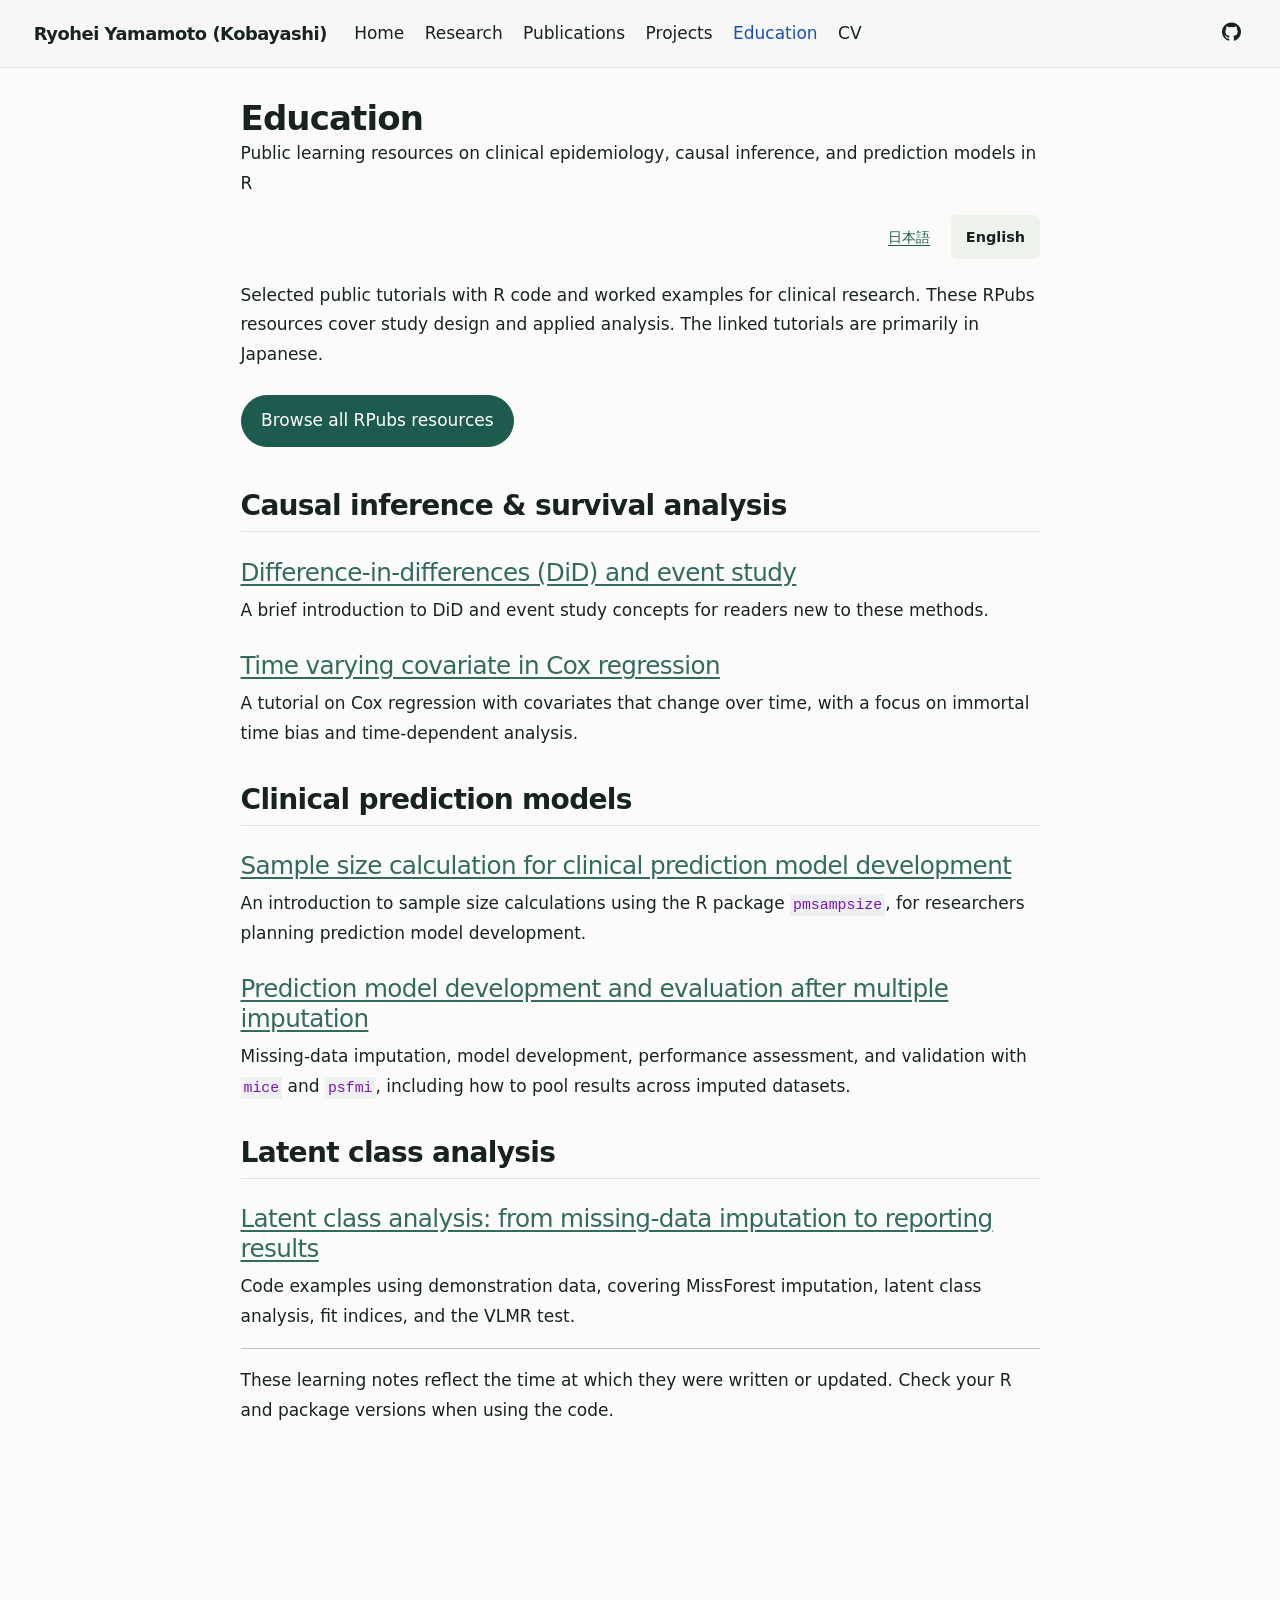
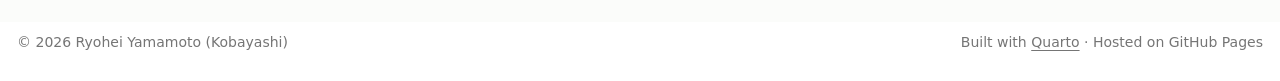
<file: docs/en/education.html>
<!DOCTYPE html>
<html xmlns="http://www.w3.org/1999/xhtml" lang="en" xml:lang="en"><head>

<meta charset="utf-8">
<meta name="generator" content="quarto-1.8.25">

<meta name="viewport" content="width=device-width, initial-scale=1.0, user-scalable=yes">

<meta name="description" content="Public learning resources on clinical epidemiology, causal inference, and prediction models in R">

<title>Education – Ryohei Yamamoto (Kobayashi)</title>
<style>
code{white-space: pre-wrap;}
span.smallcaps{font-variant: small-caps;}
div.columns{display: flex; gap: min(4vw, 1.5em);}
div.column{flex: auto; overflow-x: auto;}
div.hanging-indent{margin-left: 1.5em; text-indent: -1.5em;}
ul.task-list{list-style: none;}
ul.task-list li input[type="checkbox"] {
  width: 0.8em;
  margin: 0 0.8em 0.2em -1em; /* quarto-specific, see https://github.com/quarto-dev/quarto-cli/issues/4556 */ 
  vertical-align: middle;
}
</style>


<script src="../site_libs/quarto-nav/quarto-nav.js"></script>
<script src="../site_libs/clipboard/clipboard.min.js"></script>
<script src="../site_libs/quarto-html/quarto.js" type="module"></script>
<script src="../site_libs/quarto-html/tabsets/tabsets.js" type="module"></script>
<script src="../site_libs/quarto-html/axe/axe-check.js" type="module"></script>
<script src="../site_libs/quarto-html/popper.min.js"></script>
<script src="../site_libs/quarto-html/tippy.umd.min.js"></script>
<script src="../site_libs/quarto-html/anchor.min.js"></script>
<link href="../site_libs/quarto-html/tippy.css" rel="stylesheet">
<link href="../site_libs/quarto-html/quarto-syntax-highlighting-7b89279ff1a6dce999919e0e67d4d9ec.css" rel="stylesheet" id="quarto-text-highlighting-styles">
<script src="../site_libs/bootstrap/bootstrap.min.js"></script>
<link href="../site_libs/bootstrap/bootstrap-icons.css" rel="stylesheet">
<link href="../site_libs/bootstrap/bootstrap-74d7029ec4652e640b5858516d55cd5c.min.css" rel="stylesheet" append-hash="true" id="quarto-bootstrap" data-mode="light">
<script id="quarto-search-options" type="application/json">{
  "language": {
    "search-no-results-text": "No results",
    "search-matching-documents-text": "matching documents",
    "search-copy-link-title": "Copy link to search",
    "search-hide-matches-text": "Hide additional matches",
    "search-more-match-text": "more match in this document",
    "search-more-matches-text": "more matches in this document",
    "search-clear-button-title": "Clear",
    "search-text-placeholder": "",
    "search-detached-cancel-button-title": "Cancel",
    "search-submit-button-title": "Submit",
    "search-label": "Search"
  }
}</script>
<style>html{ scroll-behavior: smooth; }</style>


<link rel="stylesheet" href="../styles-v4.css">
<link rel="stylesheet" href="../language.css">
<meta property="og:title" content="Education – Ryohei Yamamoto (Kobayashi)">
<meta property="og:description" content="Public learning resources on clinical epidemiology, causal inference, and prediction models in R">
<meta property="og:site_name" content="Ryohei Yamamoto (Kobayashi)">
</head>

<body class="nav-fixed fullcontent quarto-light">

<div id="quarto-search-results"></div>
  <header id="quarto-header" class="headroom fixed-top">
    <nav class="navbar navbar-expand-lg " data-bs-theme="dark">
      <div class="navbar-container container-fluid">
      <div class="navbar-brand-container mx-auto">
    <a href="../index.html" class="navbar-brand navbar-brand-logo">
    </a>
    <a class="navbar-brand" href="../index.html">
    <span class="navbar-title">Ryohei Yamamoto (Kobayashi)</span>
    </a>
  </div>
          <button class="navbar-toggler" type="button" data-bs-toggle="collapse" data-bs-target="#navbarCollapse" aria-controls="navbarCollapse" role="menu" aria-expanded="false" aria-label="Toggle navigation" onclick="if (window.quartoToggleHeadroom) { window.quartoToggleHeadroom(); }">
  <span class="navbar-toggler-icon"></span>
</button>
          <div class="collapse navbar-collapse" id="navbarCollapse">
            <ul class="navbar-nav navbar-nav-scroll me-auto">
  <li class="nav-item">
    <a class="nav-link" href="../index.html"> 
<span class="menu-text">Home</span></a>
  </li>  
  <li class="nav-item">
    <a class="nav-link" href="../research.html"> 
<span class="menu-text">Research</span></a>
  </li>  
  <li class="nav-item">
    <a class="nav-link" href="../publications.html"> 
<span class="menu-text">Publications</span></a>
  </li>  
  <li class="nav-item">
    <a class="nav-link" href="../projects.html"> 
<span class="menu-text">Projects</span></a>
  </li>  
  <li class="nav-item">
    <a class="nav-link" href="../education.html"> 
<span class="menu-text">Education</span></a>
  </li>  
  <li class="nav-item">
    <a class="nav-link" href="../cv.html"> 
<span class="menu-text">CV</span></a>
  </li>  
</ul>
            <ul class="navbar-nav navbar-nav-scroll ms-auto">
  <li class="nav-item compact">
    <a class="nav-link" href="https://github.com/ryohei-hey"> <i class="bi bi-github" role="img" aria-label="GitHub">
</i> 
<span class="menu-text"></span></a>
  </li>  
</ul>
          </div> <!-- /navcollapse -->
            <div class="quarto-navbar-tools">
</div>
      </div> <!-- /container-fluid -->
    </nav>
</header>
<!-- content -->
<div id="quarto-content" class="quarto-container page-columns page-rows-contents page-layout-article page-navbar">
<!-- sidebar -->
<!-- margin-sidebar -->
    
<!-- main -->
<main class="content" id="quarto-document-content">

<header id="title-block-header" class="quarto-title-block default">
<div class="quarto-title">
<h1 class="title">Education</h1>
</div>

<div>
  <div class="description">
    Public learning resources on clinical epidemiology, causal inference, and prediction models in R
  </div>
</div>


<div class="quarto-title-meta">

    
  
    
  </div>
  


</header>


<nav class="language-switch" aria-label="Language">
<a href="../education.html" lang="ja" hreflang="ja">日本語</a><span lang="en" aria-current="page">English</span>
</nav>
<p>Selected public tutorials with R code and worked examples for clinical research. These RPubs resources cover study design and applied analysis. The linked tutorials are primarily in Japanese.</p>
<p><a href="https://rpubs.com/Ryohei" class="btn btn-primary">Browse all RPubs resources</a></p>
<section id="causal-inference-survival-analysis" class="level2">
<h2 class="anchored" data-anchor-id="causal-inference-survival-analysis">Causal inference &amp; survival analysis</h2>
<section id="difference-in-differences-did-and-event-study" class="level3">
<h3 class="anchored" data-anchor-id="difference-in-differences-did-and-event-study"><a href="https://rpubs.com/Ryohei/1434914">Difference-in-differences (DiD) and event study</a></h3>
<p>A brief introduction to DiD and event study concepts for readers new to these methods.</p>
</section>
<section id="time-varying-covariate-in-cox-regression" class="level3">
<h3 class="anchored" data-anchor-id="time-varying-covariate-in-cox-regression"><a href="https://rpubs.com/Ryohei/822874">Time varying covariate in Cox regression</a></h3>
<p>A tutorial on Cox regression with covariates that change over time, with a focus on immortal time bias and time-dependent analysis.</p>
</section>
</section>
<section id="clinical-prediction-models" class="level2">
<h2 class="anchored" data-anchor-id="clinical-prediction-models">Clinical prediction models</h2>
<section id="sample-size-calculation-for-clinical-prediction-model-development" class="level3">
<h3 class="anchored" data-anchor-id="sample-size-calculation-for-clinical-prediction-model-development"><a href="https://rpubs.com/Ryohei/930254">Sample size calculation for clinical prediction model development</a></h3>
<p>An introduction to sample size calculations using the R package <code>pmsampsize</code>, for researchers planning prediction model development.</p>
</section>
<section id="prediction-model-development-and-evaluation-after-multiple-imputation" class="level3">
<h3 class="anchored" data-anchor-id="prediction-model-development-and-evaluation-after-multiple-imputation"><a href="https://rpubs.com/Ryohei/930276">Prediction model development and evaluation after multiple imputation</a></h3>
<p>Missing-data imputation, model development, performance assessment, and validation with <code>mice</code> and <code>psfmi</code>, including how to pool results across imputed datasets.</p>
</section>
</section>
<section id="latent-class-analysis" class="level2">
<h2 class="anchored" data-anchor-id="latent-class-analysis">Latent class analysis</h2>
<section id="latent-class-analysis-from-missing-data-imputation-to-reporting-results" class="level3">
<h3 class="anchored" data-anchor-id="latent-class-analysis-from-missing-data-imputation-to-reporting-results"><a href="https://rpubs.com/Ryohei/1188880">Latent class analysis: from missing-data imputation to reporting results</a></h3>
<p>Code examples using demonstration data, covering MissForest imputation, latent class analysis, fit indices, and the VLMR test.</p>
<hr>
<p>These learning notes reflect the time at which they were written or updated. Check your R and package versions when using the code.</p>


</section>
</section>

</main> <!-- /main -->
<script src="../language.js"></script>
<script id="quarto-html-after-body" type="application/javascript">
  window.document.addEventListener("DOMContentLoaded", function (event) {
    const icon = "";
    const anchorJS = new window.AnchorJS();
    anchorJS.options = {
      placement: 'right',
      icon: icon
    };
    anchorJS.add('.anchored');
    const isCodeAnnotation = (el) => {
      for (const clz of el.classList) {
        if (clz.startsWith('code-annotation-')) {                     
          return true;
        }
      }
      return false;
    }
    const onCopySuccess = function(e) {
      // button target
      const button = e.trigger;
      // don't keep focus
      button.blur();
      // flash "checked"
      button.classList.add('code-copy-button-checked');
      var currentTitle = button.getAttribute("title");
      button.setAttribute("title", "Copied!");
      let tooltip;
      if (window.bootstrap) {
        button.setAttribute("data-bs-toggle", "tooltip");
        button.setAttribute("data-bs-placement", "left");
        button.setAttribute("data-bs-title", "Copied!");
        tooltip = new bootstrap.Tooltip(button, 
          { trigger: "manual", 
            customClass: "code-copy-button-tooltip",
            offset: [0, -8]});
        tooltip.show();    
      }
      setTimeout(function() {
        if (tooltip) {
          tooltip.hide();
          button.removeAttribute("data-bs-title");
          button.removeAttribute("data-bs-toggle");
          button.removeAttribute("data-bs-placement");
        }
        button.setAttribute("title", currentTitle);
        button.classList.remove('code-copy-button-checked');
      }, 1000);
      // clear code selection
      e.clearSelection();
    }
    const getTextToCopy = function(trigger) {
      const outerScaffold = trigger.parentElement.cloneNode(true);
      const codeEl = outerScaffold.querySelector('code');
      for (const childEl of codeEl.children) {
        if (isCodeAnnotation(childEl)) {
          childEl.remove();
        }
      }
      return codeEl.innerText;
    }
    const clipboard = new window.ClipboardJS('.code-copy-button:not([data-in-quarto-modal])', {
      text: getTextToCopy
    });
    clipboard.on('success', onCopySuccess);
    if (window.document.getElementById('quarto-embedded-source-code-modal')) {
      const clipboardModal = new window.ClipboardJS('.code-copy-button[data-in-quarto-modal]', {
        text: getTextToCopy,
        container: window.document.getElementById('quarto-embedded-source-code-modal')
      });
      clipboardModal.on('success', onCopySuccess);
    }
      var localhostRegex = new RegExp(/^(?:http|https):\/\/localhost\:?[0-9]*\//);
      var mailtoRegex = new RegExp(/^mailto:/);
        var filterRegex = new RegExp("https:\/\/ryohei-hey\.github\.io");
      var isInternal = (href) => {
          return filterRegex.test(href) || localhostRegex.test(href) || mailtoRegex.test(href);
      }
      // Inspect non-navigation links and adorn them if external
     var links = window.document.querySelectorAll('a[href]:not(.nav-link):not(.navbar-brand):not(.toc-action):not(.sidebar-link):not(.sidebar-item-toggle):not(.pagination-link):not(.no-external):not([aria-hidden]):not(.dropdown-item):not(.quarto-navigation-tool):not(.about-link)');
      for (var i=0; i<links.length; i++) {
        const link = links[i];
        if (!isInternal(link.href)) {
          // undo the damage that might have been done by quarto-nav.js in the case of
          // links that we want to consider external
          if (link.dataset.originalHref !== undefined) {
            link.href = link.dataset.originalHref;
          }
            // target, if specified
            link.setAttribute("target", "_blank");
            if (link.getAttribute("rel") === null) {
              link.setAttribute("rel", "noopener");
            }
        }
      }
    function tippyHover(el, contentFn, onTriggerFn, onUntriggerFn) {
      const config = {
        allowHTML: true,
        maxWidth: 500,
        delay: 100,
        arrow: false,
        appendTo: function(el) {
            return el.parentElement;
        },
        interactive: true,
        interactiveBorder: 10,
        theme: 'quarto',
        placement: 'bottom-start',
      };
      if (contentFn) {
        config.content = contentFn;
      }
      if (onTriggerFn) {
        config.onTrigger = onTriggerFn;
      }
      if (onUntriggerFn) {
        config.onUntrigger = onUntriggerFn;
      }
      window.tippy(el, config); 
    }
    const noterefs = window.document.querySelectorAll('a[role="doc-noteref"]');
    for (var i=0; i<noterefs.length; i++) {
      const ref = noterefs[i];
      tippyHover(ref, function() {
        // use id or data attribute instead here
        let href = ref.getAttribute('data-footnote-href') || ref.getAttribute('href');
        try { href = new URL(href).hash; } catch {}
        const id = href.replace(/^#\/?/, "");
        const note = window.document.getElementById(id);
        if (note) {
          return note.innerHTML;
        } else {
          return "";
        }
      });
    }
    const xrefs = window.document.querySelectorAll('a.quarto-xref');
    const processXRef = (id, note) => {
      // Strip column container classes
      const stripColumnClz = (el) => {
        el.classList.remove("page-full", "page-columns");
        if (el.children) {
          for (const child of el.children) {
            stripColumnClz(child);
          }
        }
      }
      stripColumnClz(note)
      if (id === null || id.startsWith('sec-')) {
        // Special case sections, only their first couple elements
        const container = document.createElement("div");
        if (note.children && note.children.length > 2) {
          container.appendChild(note.children[0].cloneNode(true));
          for (let i = 1; i < note.children.length; i++) {
            const child = note.children[i];
            if (child.tagName === "P" && child.innerText === "") {
              continue;
            } else {
              container.appendChild(child.cloneNode(true));
              break;
            }
          }
          if (window.Quarto?.typesetMath) {
            window.Quarto.typesetMath(container);
          }
          return container.innerHTML
        } else {
          if (window.Quarto?.typesetMath) {
            window.Quarto.typesetMath(note);
          }
          return note.innerHTML;
        }
      } else {
        // Remove any anchor links if they are present
        const anchorLink = note.querySelector('a.anchorjs-link');
        if (anchorLink) {
          anchorLink.remove();
        }
        if (window.Quarto?.typesetMath) {
          window.Quarto.typesetMath(note);
        }
        if (note.classList.contains("callout")) {
          return note.outerHTML;
        } else {
          return note.innerHTML;
        }
      }
    }
    for (var i=0; i<xrefs.length; i++) {
      const xref = xrefs[i];
      tippyHover(xref, undefined, function(instance) {
        instance.disable();
        let url = xref.getAttribute('href');
        let hash = undefined; 
        if (url.startsWith('#')) {
          hash = url;
        } else {
          try { hash = new URL(url).hash; } catch {}
        }
        if (hash) {
          const id = hash.replace(/^#\/?/, "");
          const note = window.document.getElementById(id);
          if (note !== null) {
            try {
              const html = processXRef(id, note.cloneNode(true));
              instance.setContent(html);
            } finally {
              instance.enable();
              instance.show();
            }
          } else {
            // See if we can fetch this
            fetch(url.split('#')[0])
            .then(res => res.text())
            .then(html => {
              const parser = new DOMParser();
              const htmlDoc = parser.parseFromString(html, "text/html");
              const note = htmlDoc.getElementById(id);
              if (note !== null) {
                const html = processXRef(id, note);
                instance.setContent(html);
              } 
            }).finally(() => {
              instance.enable();
              instance.show();
            });
          }
        } else {
          // See if we can fetch a full url (with no hash to target)
          // This is a special case and we should probably do some content thinning / targeting
          fetch(url)
          .then(res => res.text())
          .then(html => {
            const parser = new DOMParser();
            const htmlDoc = parser.parseFromString(html, "text/html");
            const note = htmlDoc.querySelector('main.content');
            if (note !== null) {
              // This should only happen for chapter cross references
              // (since there is no id in the URL)
              // remove the first header
              if (note.children.length > 0 && note.children[0].tagName === "HEADER") {
                note.children[0].remove();
              }
              const html = processXRef(null, note);
              instance.setContent(html);
            } 
          }).finally(() => {
            instance.enable();
            instance.show();
          });
        }
      }, function(instance) {
      });
    }
        let selectedAnnoteEl;
        const selectorForAnnotation = ( cell, annotation) => {
          let cellAttr = 'data-code-cell="' + cell + '"';
          let lineAttr = 'data-code-annotation="' +  annotation + '"';
          const selector = 'span[' + cellAttr + '][' + lineAttr + ']';
          return selector;
        }
        const selectCodeLines = (annoteEl) => {
          const doc = window.document;
          const targetCell = annoteEl.getAttribute("data-target-cell");
          const targetAnnotation = annoteEl.getAttribute("data-target-annotation");
          const annoteSpan = window.document.querySelector(selectorForAnnotation(targetCell, targetAnnotation));
          const lines = annoteSpan.getAttribute("data-code-lines").split(",");
          const lineIds = lines.map((line) => {
            return targetCell + "-" + line;
          })
          let top = null;
          let height = null;
          let parent = null;
          if (lineIds.length > 0) {
              //compute the position of the single el (top and bottom and make a div)
              const el = window.document.getElementById(lineIds[0]);
              top = el.offsetTop;
              height = el.offsetHeight;
              parent = el.parentElement.parentElement;
            if (lineIds.length > 1) {
              const lastEl = window.document.getElementById(lineIds[lineIds.length - 1]);
              const bottom = lastEl.offsetTop + lastEl.offsetHeight;
              height = bottom - top;
            }
            if (top !== null && height !== null && parent !== null) {
              // cook up a div (if necessary) and position it 
              let div = window.document.getElementById("code-annotation-line-highlight");
              if (div === null) {
                div = window.document.createElement("div");
                div.setAttribute("id", "code-annotation-line-highlight");
                div.style.position = 'absolute';
                parent.appendChild(div);
              }
              div.style.top = top - 2 + "px";
              div.style.height = height + 4 + "px";
              div.style.left = 0;
              let gutterDiv = window.document.getElementById("code-annotation-line-highlight-gutter");
              if (gutterDiv === null) {
                gutterDiv = window.document.createElement("div");
                gutterDiv.setAttribute("id", "code-annotation-line-highlight-gutter");
                gutterDiv.style.position = 'absolute';
                const codeCell = window.document.getElementById(targetCell);
                const gutter = codeCell.querySelector('.code-annotation-gutter');
                gutter.appendChild(gutterDiv);
              }
              gutterDiv.style.top = top - 2 + "px";
              gutterDiv.style.height = height + 4 + "px";
            }
            selectedAnnoteEl = annoteEl;
          }
        };
        const unselectCodeLines = () => {
          const elementsIds = ["code-annotation-line-highlight", "code-annotation-line-highlight-gutter"];
          elementsIds.forEach((elId) => {
            const div = window.document.getElementById(elId);
            if (div) {
              div.remove();
            }
          });
          selectedAnnoteEl = undefined;
        };
          // Handle positioning of the toggle
      window.addEventListener(
        "resize",
        throttle(() => {
          elRect = undefined;
          if (selectedAnnoteEl) {
            selectCodeLines(selectedAnnoteEl);
          }
        }, 10)
      );
      function throttle(fn, ms) {
      let throttle = false;
      let timer;
        return (...args) => {
          if(!throttle) { // first call gets through
              fn.apply(this, args);
              throttle = true;
          } else { // all the others get throttled
              if(timer) clearTimeout(timer); // cancel #2
              timer = setTimeout(() => {
                fn.apply(this, args);
                timer = throttle = false;
              }, ms);
          }
        };
      }
        // Attach click handler to the DT
        const annoteDls = window.document.querySelectorAll('dt[data-target-cell]');
        for (const annoteDlNode of annoteDls) {
          annoteDlNode.addEventListener('click', (event) => {
            const clickedEl = event.target;
            if (clickedEl !== selectedAnnoteEl) {
              unselectCodeLines();
              const activeEl = window.document.querySelector('dt[data-target-cell].code-annotation-active');
              if (activeEl) {
                activeEl.classList.remove('code-annotation-active');
              }
              selectCodeLines(clickedEl);
              clickedEl.classList.add('code-annotation-active');
            } else {
              // Unselect the line
              unselectCodeLines();
              clickedEl.classList.remove('code-annotation-active');
            }
          });
        }
    const findCites = (el) => {
      const parentEl = el.parentElement;
      if (parentEl) {
        const cites = parentEl.dataset.cites;
        if (cites) {
          return {
            el,
            cites: cites.split(' ')
          };
        } else {
          return findCites(el.parentElement)
        }
      } else {
        return undefined;
      }
    };
    var bibliorefs = window.document.querySelectorAll('a[role="doc-biblioref"]');
    for (var i=0; i<bibliorefs.length; i++) {
      const ref = bibliorefs[i];
      const citeInfo = findCites(ref);
      if (citeInfo) {
        tippyHover(citeInfo.el, function() {
          var popup = window.document.createElement('div');
          citeInfo.cites.forEach(function(cite) {
            var citeDiv = window.document.createElement('div');
            citeDiv.classList.add('hanging-indent');
            citeDiv.classList.add('csl-entry');
            var biblioDiv = window.document.getElementById('ref-' + cite);
            if (biblioDiv) {
              citeDiv.innerHTML = biblioDiv.innerHTML;
            }
            popup.appendChild(citeDiv);
          });
          return popup.innerHTML;
        });
      }
    }
  });
  </script>
</div> <!-- /content -->
<footer class="footer">
  <div class="nav-footer">
    <div class="nav-footer-left">
<p>© 2026 Ryohei Yamamoto (Kobayashi)</p>
</div>   
    <div class="nav-footer-center">
      &nbsp;
    </div>
    <div class="nav-footer-right">
<p>Built with <a href="https://quarto.org/">Quarto</a> · Hosted on GitHub Pages</p>
</div>
  </div>
</footer>




<script src="../site_libs/quarto-html/zenscroll-min.js"></script>
</body></html>
</file>
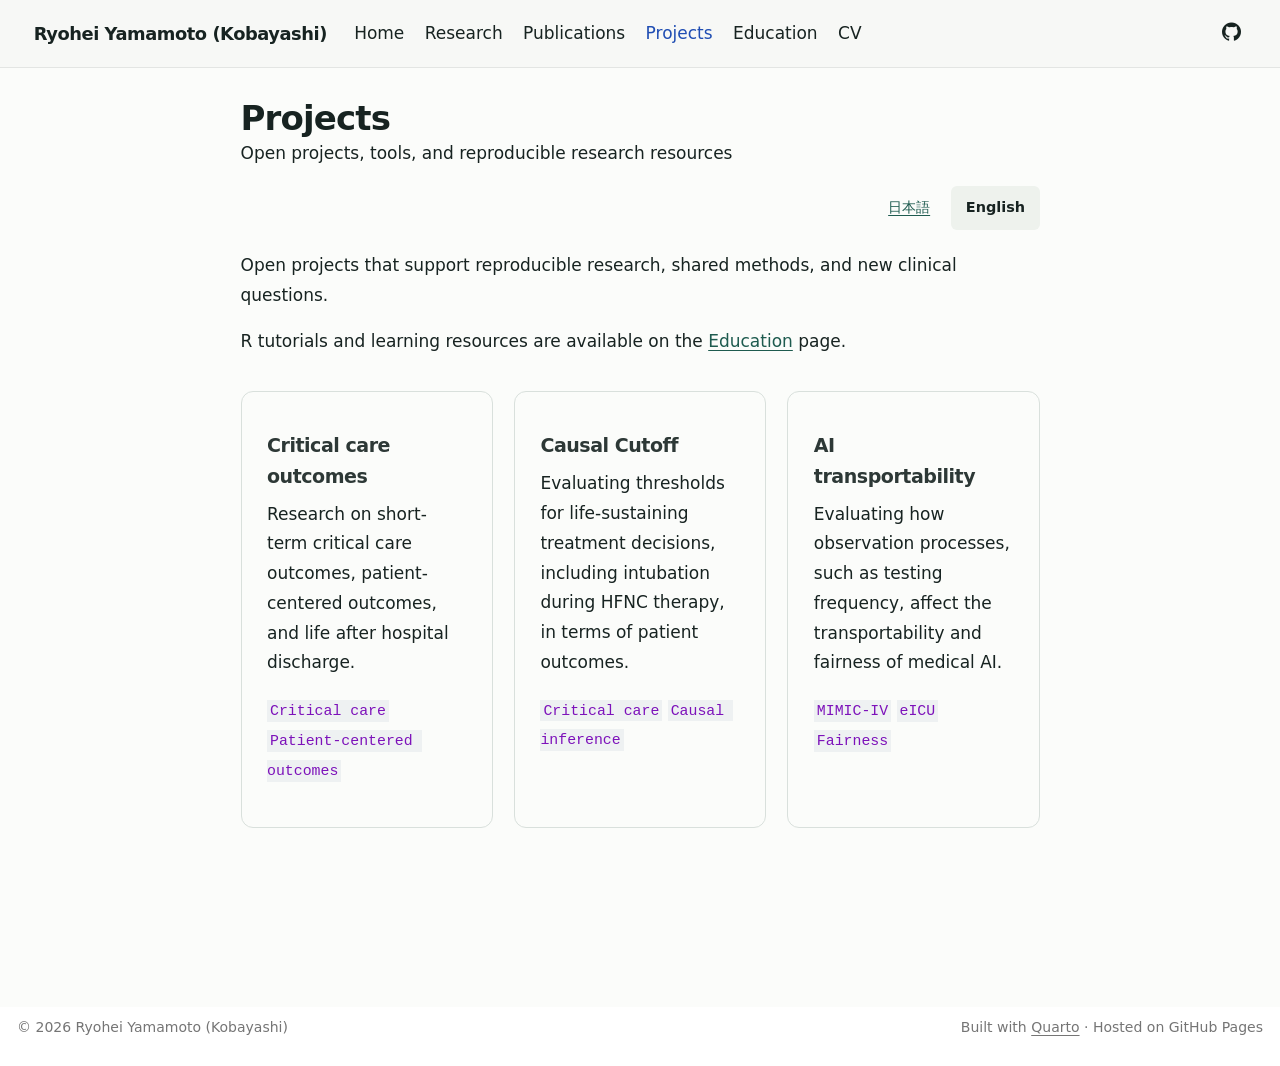
<file: docs/en/projects.html>
<!DOCTYPE html>
<html xmlns="http://www.w3.org/1999/xhtml" lang="en" xml:lang="en"><head>

<meta charset="utf-8">
<meta name="generator" content="quarto-1.8.25">

<meta name="viewport" content="width=device-width, initial-scale=1.0, user-scalable=yes">

<meta name="description" content="Open projects, tools, and reproducible research resources">

<title>Projects – Ryohei Yamamoto (Kobayashi)</title>
<style>
code{white-space: pre-wrap;}
span.smallcaps{font-variant: small-caps;}
div.columns{display: flex; gap: min(4vw, 1.5em);}
div.column{flex: auto; overflow-x: auto;}
div.hanging-indent{margin-left: 1.5em; text-indent: -1.5em;}
ul.task-list{list-style: none;}
ul.task-list li input[type="checkbox"] {
  width: 0.8em;
  margin: 0 0.8em 0.2em -1em; /* quarto-specific, see https://github.com/quarto-dev/quarto-cli/issues/4556 */ 
  vertical-align: middle;
}
</style>


<script src="../site_libs/quarto-nav/quarto-nav.js"></script>
<script src="../site_libs/clipboard/clipboard.min.js"></script>
<script src="../site_libs/quarto-html/quarto.js" type="module"></script>
<script src="../site_libs/quarto-html/tabsets/tabsets.js" type="module"></script>
<script src="../site_libs/quarto-html/axe/axe-check.js" type="module"></script>
<script src="../site_libs/quarto-html/popper.min.js"></script>
<script src="../site_libs/quarto-html/tippy.umd.min.js"></script>
<script src="../site_libs/quarto-html/anchor.min.js"></script>
<link href="../site_libs/quarto-html/tippy.css" rel="stylesheet">
<link href="../site_libs/quarto-html/quarto-syntax-highlighting-7b89279ff1a6dce999919e0e67d4d9ec.css" rel="stylesheet" id="quarto-text-highlighting-styles">
<script src="../site_libs/bootstrap/bootstrap.min.js"></script>
<link href="../site_libs/bootstrap/bootstrap-icons.css" rel="stylesheet">
<link href="../site_libs/bootstrap/bootstrap-74d7029ec4652e640b5858516d55cd5c.min.css" rel="stylesheet" append-hash="true" id="quarto-bootstrap" data-mode="light">
<script id="quarto-search-options" type="application/json">{
  "language": {
    "search-no-results-text": "No results",
    "search-matching-documents-text": "matching documents",
    "search-copy-link-title": "Copy link to search",
    "search-hide-matches-text": "Hide additional matches",
    "search-more-match-text": "more match in this document",
    "search-more-matches-text": "more matches in this document",
    "search-clear-button-title": "Clear",
    "search-text-placeholder": "",
    "search-detached-cancel-button-title": "Cancel",
    "search-submit-button-title": "Submit",
    "search-label": "Search"
  }
}</script>
<style>html{ scroll-behavior: smooth; }</style>


<link rel="stylesheet" href="../styles-v4.css">
<link rel="stylesheet" href="../language.css">
<meta property="og:title" content="Projects – Ryohei Yamamoto (Kobayashi)">
<meta property="og:description" content="Open projects, tools, and reproducible research resources">
<meta property="og:site_name" content="Ryohei Yamamoto (Kobayashi)">
</head>

<body class="nav-fixed fullcontent quarto-light">

<div id="quarto-search-results"></div>
  <header id="quarto-header" class="headroom fixed-top">
    <nav class="navbar navbar-expand-lg " data-bs-theme="dark">
      <div class="navbar-container container-fluid">
      <div class="navbar-brand-container mx-auto">
    <a href="../index.html" class="navbar-brand navbar-brand-logo">
    </a>
    <a class="navbar-brand" href="../index.html">
    <span class="navbar-title">Ryohei Yamamoto (Kobayashi)</span>
    </a>
  </div>
          <button class="navbar-toggler" type="button" data-bs-toggle="collapse" data-bs-target="#navbarCollapse" aria-controls="navbarCollapse" role="menu" aria-expanded="false" aria-label="Toggle navigation" onclick="if (window.quartoToggleHeadroom) { window.quartoToggleHeadroom(); }">
  <span class="navbar-toggler-icon"></span>
</button>
          <div class="collapse navbar-collapse" id="navbarCollapse">
            <ul class="navbar-nav navbar-nav-scroll me-auto">
  <li class="nav-item">
    <a class="nav-link" href="../index.html"> 
<span class="menu-text">Home</span></a>
  </li>  
  <li class="nav-item">
    <a class="nav-link" href="../research.html"> 
<span class="menu-text">Research</span></a>
  </li>  
  <li class="nav-item">
    <a class="nav-link" href="../publications.html"> 
<span class="menu-text">Publications</span></a>
  </li>  
  <li class="nav-item">
    <a class="nav-link" href="../projects.html"> 
<span class="menu-text">Projects</span></a>
  </li>  
  <li class="nav-item">
    <a class="nav-link" href="../education.html"> 
<span class="menu-text">Education</span></a>
  </li>  
  <li class="nav-item">
    <a class="nav-link" href="../cv.html"> 
<span class="menu-text">CV</span></a>
  </li>  
</ul>
            <ul class="navbar-nav navbar-nav-scroll ms-auto">
  <li class="nav-item compact">
    <a class="nav-link" href="https://github.com/ryohei-hey"> <i class="bi bi-github" role="img" aria-label="GitHub">
</i> 
<span class="menu-text"></span></a>
  </li>  
</ul>
          </div> <!-- /navcollapse -->
            <div class="quarto-navbar-tools">
</div>
      </div> <!-- /container-fluid -->
    </nav>
</header>
<!-- content -->
<div id="quarto-content" class="quarto-container page-columns page-rows-contents page-layout-article page-navbar">
<!-- sidebar -->
<!-- margin-sidebar -->
    
<!-- main -->
<main class="content" id="quarto-document-content">

<header id="title-block-header" class="quarto-title-block default">
<div class="quarto-title">
<h1 class="title">Projects</h1>
</div>

<div>
  <div class="description">
    Open projects, tools, and reproducible research resources
  </div>
</div>


<div class="quarto-title-meta">

    
  
    
  </div>
  


</header>


<nav class="language-switch" aria-label="Language">
<a href="../projects.html" lang="ja" hreflang="ja">日本語</a><span lang="en" aria-current="page">English</span>
</nav>
<p>Open projects that support reproducible research, shared methods, and new clinical questions.</p>
<p>R tutorials and learning resources are available on the <a href="../en/education.html">Education</a> page.</p>
<div class="project-grid">
<section id="critical-care-outcomes" class="level3 project-card">
<h3 class="anchored" data-anchor-id="critical-care-outcomes">Critical care outcomes</h3>
<p>Research on short-term critical care outcomes, patient-centered outcomes, and life after hospital discharge.</p>
<p><code>Critical care</code> <code>Patient-centered outcomes</code></p>
</section>
<section id="causal-cutoff" class="level3 project-card">
<h3 class="anchored" data-anchor-id="causal-cutoff">Causal Cutoff</h3>
<p>Evaluating thresholds for life-sustaining treatment decisions, including intubation during HFNC therapy, in terms of patient outcomes.</p>
<p><code>Critical care</code> <code>Causal inference</code></p>
</section>
<section id="ai-transportability" class="level3 project-card">
<h3 class="anchored" data-anchor-id="ai-transportability">AI transportability</h3>
<p>Evaluating how observation processes, such as testing frequency, affect the transportability and fairness of medical AI.</p>
<p><code>MIMIC-IV</code> <code>eICU</code> <code>Fairness</code></p>
</section>
</div>



</main> <!-- /main -->
<script src="../language.js"></script>
<script id="quarto-html-after-body" type="application/javascript">
  window.document.addEventListener("DOMContentLoaded", function (event) {
    const icon = "";
    const anchorJS = new window.AnchorJS();
    anchorJS.options = {
      placement: 'right',
      icon: icon
    };
    anchorJS.add('.anchored');
    const isCodeAnnotation = (el) => {
      for (const clz of el.classList) {
        if (clz.startsWith('code-annotation-')) {                     
          return true;
        }
      }
      return false;
    }
    const onCopySuccess = function(e) {
      // button target
      const button = e.trigger;
      // don't keep focus
      button.blur();
      // flash "checked"
      button.classList.add('code-copy-button-checked');
      var currentTitle = button.getAttribute("title");
      button.setAttribute("title", "Copied!");
      let tooltip;
      if (window.bootstrap) {
        button.setAttribute("data-bs-toggle", "tooltip");
        button.setAttribute("data-bs-placement", "left");
        button.setAttribute("data-bs-title", "Copied!");
        tooltip = new bootstrap.Tooltip(button, 
          { trigger: "manual", 
            customClass: "code-copy-button-tooltip",
            offset: [0, -8]});
        tooltip.show();    
      }
      setTimeout(function() {
        if (tooltip) {
          tooltip.hide();
          button.removeAttribute("data-bs-title");
          button.removeAttribute("data-bs-toggle");
          button.removeAttribute("data-bs-placement");
        }
        button.setAttribute("title", currentTitle);
        button.classList.remove('code-copy-button-checked');
      }, 1000);
      // clear code selection
      e.clearSelection();
    }
    const getTextToCopy = function(trigger) {
      const outerScaffold = trigger.parentElement.cloneNode(true);
      const codeEl = outerScaffold.querySelector('code');
      for (const childEl of codeEl.children) {
        if (isCodeAnnotation(childEl)) {
          childEl.remove();
        }
      }
      return codeEl.innerText;
    }
    const clipboard = new window.ClipboardJS('.code-copy-button:not([data-in-quarto-modal])', {
      text: getTextToCopy
    });
    clipboard.on('success', onCopySuccess);
    if (window.document.getElementById('quarto-embedded-source-code-modal')) {
      const clipboardModal = new window.ClipboardJS('.code-copy-button[data-in-quarto-modal]', {
        text: getTextToCopy,
        container: window.document.getElementById('quarto-embedded-source-code-modal')
      });
      clipboardModal.on('success', onCopySuccess);
    }
      var localhostRegex = new RegExp(/^(?:http|https):\/\/localhost\:?[0-9]*\//);
      var mailtoRegex = new RegExp(/^mailto:/);
        var filterRegex = new RegExp("https:\/\/ryohei-hey\.github\.io");
      var isInternal = (href) => {
          return filterRegex.test(href) || localhostRegex.test(href) || mailtoRegex.test(href);
      }
      // Inspect non-navigation links and adorn them if external
     var links = window.document.querySelectorAll('a[href]:not(.nav-link):not(.navbar-brand):not(.toc-action):not(.sidebar-link):not(.sidebar-item-toggle):not(.pagination-link):not(.no-external):not([aria-hidden]):not(.dropdown-item):not(.quarto-navigation-tool):not(.about-link)');
      for (var i=0; i<links.length; i++) {
        const link = links[i];
        if (!isInternal(link.href)) {
          // undo the damage that might have been done by quarto-nav.js in the case of
          // links that we want to consider external
          if (link.dataset.originalHref !== undefined) {
            link.href = link.dataset.originalHref;
          }
            // target, if specified
            link.setAttribute("target", "_blank");
            if (link.getAttribute("rel") === null) {
              link.setAttribute("rel", "noopener");
            }
        }
      }
    function tippyHover(el, contentFn, onTriggerFn, onUntriggerFn) {
      const config = {
        allowHTML: true,
        maxWidth: 500,
        delay: 100,
        arrow: false,
        appendTo: function(el) {
            return el.parentElement;
        },
        interactive: true,
        interactiveBorder: 10,
        theme: 'quarto',
        placement: 'bottom-start',
      };
      if (contentFn) {
        config.content = contentFn;
      }
      if (onTriggerFn) {
        config.onTrigger = onTriggerFn;
      }
      if (onUntriggerFn) {
        config.onUntrigger = onUntriggerFn;
      }
      window.tippy(el, config); 
    }
    const noterefs = window.document.querySelectorAll('a[role="doc-noteref"]');
    for (var i=0; i<noterefs.length; i++) {
      const ref = noterefs[i];
      tippyHover(ref, function() {
        // use id or data attribute instead here
        let href = ref.getAttribute('data-footnote-href') || ref.getAttribute('href');
        try { href = new URL(href).hash; } catch {}
        const id = href.replace(/^#\/?/, "");
        const note = window.document.getElementById(id);
        if (note) {
          return note.innerHTML;
        } else {
          return "";
        }
      });
    }
    const xrefs = window.document.querySelectorAll('a.quarto-xref');
    const processXRef = (id, note) => {
      // Strip column container classes
      const stripColumnClz = (el) => {
        el.classList.remove("page-full", "page-columns");
        if (el.children) {
          for (const child of el.children) {
            stripColumnClz(child);
          }
        }
      }
      stripColumnClz(note)
      if (id === null || id.startsWith('sec-')) {
        // Special case sections, only their first couple elements
        const container = document.createElement("div");
        if (note.children && note.children.length > 2) {
          container.appendChild(note.children[0].cloneNode(true));
          for (let i = 1; i < note.children.length; i++) {
            const child = note.children[i];
            if (child.tagName === "P" && child.innerText === "") {
              continue;
            } else {
              container.appendChild(child.cloneNode(true));
              break;
            }
          }
          if (window.Quarto?.typesetMath) {
            window.Quarto.typesetMath(container);
          }
          return container.innerHTML
        } else {
          if (window.Quarto?.typesetMath) {
            window.Quarto.typesetMath(note);
          }
          return note.innerHTML;
        }
      } else {
        // Remove any anchor links if they are present
        const anchorLink = note.querySelector('a.anchorjs-link');
        if (anchorLink) {
          anchorLink.remove();
        }
        if (window.Quarto?.typesetMath) {
          window.Quarto.typesetMath(note);
        }
        if (note.classList.contains("callout")) {
          return note.outerHTML;
        } else {
          return note.innerHTML;
        }
      }
    }
    for (var i=0; i<xrefs.length; i++) {
      const xref = xrefs[i];
      tippyHover(xref, undefined, function(instance) {
        instance.disable();
        let url = xref.getAttribute('href');
        let hash = undefined; 
        if (url.startsWith('#')) {
          hash = url;
        } else {
          try { hash = new URL(url).hash; } catch {}
        }
        if (hash) {
          const id = hash.replace(/^#\/?/, "");
          const note = window.document.getElementById(id);
          if (note !== null) {
            try {
              const html = processXRef(id, note.cloneNode(true));
              instance.setContent(html);
            } finally {
              instance.enable();
              instance.show();
            }
          } else {
            // See if we can fetch this
            fetch(url.split('#')[0])
            .then(res => res.text())
            .then(html => {
              const parser = new DOMParser();
              const htmlDoc = parser.parseFromString(html, "text/html");
              const note = htmlDoc.getElementById(id);
              if (note !== null) {
                const html = processXRef(id, note);
                instance.setContent(html);
              } 
            }).finally(() => {
              instance.enable();
              instance.show();
            });
          }
        } else {
          // See if we can fetch a full url (with no hash to target)
          // This is a special case and we should probably do some content thinning / targeting
          fetch(url)
          .then(res => res.text())
          .then(html => {
            const parser = new DOMParser();
            const htmlDoc = parser.parseFromString(html, "text/html");
            const note = htmlDoc.querySelector('main.content');
            if (note !== null) {
              // This should only happen for chapter cross references
              // (since there is no id in the URL)
              // remove the first header
              if (note.children.length > 0 && note.children[0].tagName === "HEADER") {
                note.children[0].remove();
              }
              const html = processXRef(null, note);
              instance.setContent(html);
            } 
          }).finally(() => {
            instance.enable();
            instance.show();
          });
        }
      }, function(instance) {
      });
    }
        let selectedAnnoteEl;
        const selectorForAnnotation = ( cell, annotation) => {
          let cellAttr = 'data-code-cell="' + cell + '"';
          let lineAttr = 'data-code-annotation="' +  annotation + '"';
          const selector = 'span[' + cellAttr + '][' + lineAttr + ']';
          return selector;
        }
        const selectCodeLines = (annoteEl) => {
          const doc = window.document;
          const targetCell = annoteEl.getAttribute("data-target-cell");
          const targetAnnotation = annoteEl.getAttribute("data-target-annotation");
          const annoteSpan = window.document.querySelector(selectorForAnnotation(targetCell, targetAnnotation));
          const lines = annoteSpan.getAttribute("data-code-lines").split(",");
          const lineIds = lines.map((line) => {
            return targetCell + "-" + line;
          })
          let top = null;
          let height = null;
          let parent = null;
          if (lineIds.length > 0) {
              //compute the position of the single el (top and bottom and make a div)
              const el = window.document.getElementById(lineIds[0]);
              top = el.offsetTop;
              height = el.offsetHeight;
              parent = el.parentElement.parentElement;
            if (lineIds.length > 1) {
              const lastEl = window.document.getElementById(lineIds[lineIds.length - 1]);
              const bottom = lastEl.offsetTop + lastEl.offsetHeight;
              height = bottom - top;
            }
            if (top !== null && height !== null && parent !== null) {
              // cook up a div (if necessary) and position it 
              let div = window.document.getElementById("code-annotation-line-highlight");
              if (div === null) {
                div = window.document.createElement("div");
                div.setAttribute("id", "code-annotation-line-highlight");
                div.style.position = 'absolute';
                parent.appendChild(div);
              }
              div.style.top = top - 2 + "px";
              div.style.height = height + 4 + "px";
              div.style.left = 0;
              let gutterDiv = window.document.getElementById("code-annotation-line-highlight-gutter");
              if (gutterDiv === null) {
                gutterDiv = window.document.createElement("div");
                gutterDiv.setAttribute("id", "code-annotation-line-highlight-gutter");
                gutterDiv.style.position = 'absolute';
                const codeCell = window.document.getElementById(targetCell);
                const gutter = codeCell.querySelector('.code-annotation-gutter');
                gutter.appendChild(gutterDiv);
              }
              gutterDiv.style.top = top - 2 + "px";
              gutterDiv.style.height = height + 4 + "px";
            }
            selectedAnnoteEl = annoteEl;
          }
        };
        const unselectCodeLines = () => {
          const elementsIds = ["code-annotation-line-highlight", "code-annotation-line-highlight-gutter"];
          elementsIds.forEach((elId) => {
            const div = window.document.getElementById(elId);
            if (div) {
              div.remove();
            }
          });
          selectedAnnoteEl = undefined;
        };
          // Handle positioning of the toggle
      window.addEventListener(
        "resize",
        throttle(() => {
          elRect = undefined;
          if (selectedAnnoteEl) {
            selectCodeLines(selectedAnnoteEl);
          }
        }, 10)
      );
      function throttle(fn, ms) {
      let throttle = false;
      let timer;
        return (...args) => {
          if(!throttle) { // first call gets through
              fn.apply(this, args);
              throttle = true;
          } else { // all the others get throttled
              if(timer) clearTimeout(timer); // cancel #2
              timer = setTimeout(() => {
                fn.apply(this, args);
                timer = throttle = false;
              }, ms);
          }
        };
      }
        // Attach click handler to the DT
        const annoteDls = window.document.querySelectorAll('dt[data-target-cell]');
        for (const annoteDlNode of annoteDls) {
          annoteDlNode.addEventListener('click', (event) => {
            const clickedEl = event.target;
            if (clickedEl !== selectedAnnoteEl) {
              unselectCodeLines();
              const activeEl = window.document.querySelector('dt[data-target-cell].code-annotation-active');
              if (activeEl) {
                activeEl.classList.remove('code-annotation-active');
              }
              selectCodeLines(clickedEl);
              clickedEl.classList.add('code-annotation-active');
            } else {
              // Unselect the line
              unselectCodeLines();
              clickedEl.classList.remove('code-annotation-active');
            }
          });
        }
    const findCites = (el) => {
      const parentEl = el.parentElement;
      if (parentEl) {
        const cites = parentEl.dataset.cites;
        if (cites) {
          return {
            el,
            cites: cites.split(' ')
          };
        } else {
          return findCites(el.parentElement)
        }
      } else {
        return undefined;
      }
    };
    var bibliorefs = window.document.querySelectorAll('a[role="doc-biblioref"]');
    for (var i=0; i<bibliorefs.length; i++) {
      const ref = bibliorefs[i];
      const citeInfo = findCites(ref);
      if (citeInfo) {
        tippyHover(citeInfo.el, function() {
          var popup = window.document.createElement('div');
          citeInfo.cites.forEach(function(cite) {
            var citeDiv = window.document.createElement('div');
            citeDiv.classList.add('hanging-indent');
            citeDiv.classList.add('csl-entry');
            var biblioDiv = window.document.getElementById('ref-' + cite);
            if (biblioDiv) {
              citeDiv.innerHTML = biblioDiv.innerHTML;
            }
            popup.appendChild(citeDiv);
          });
          return popup.innerHTML;
        });
      }
    }
  });
  </script>
</div> <!-- /content -->
<footer class="footer">
  <div class="nav-footer">
    <div class="nav-footer-left">
<p>© 2026 Ryohei Yamamoto (Kobayashi)</p>
</div>   
    <div class="nav-footer-center">
      &nbsp;
    </div>
    <div class="nav-footer-right">
<p>Built with <a href="https://quarto.org/">Quarto</a> · Hosted on GitHub Pages</p>
</div>
  </div>
</footer>




<script src="../site_libs/quarto-html/zenscroll-min.js"></script>
</body></html>
</file>
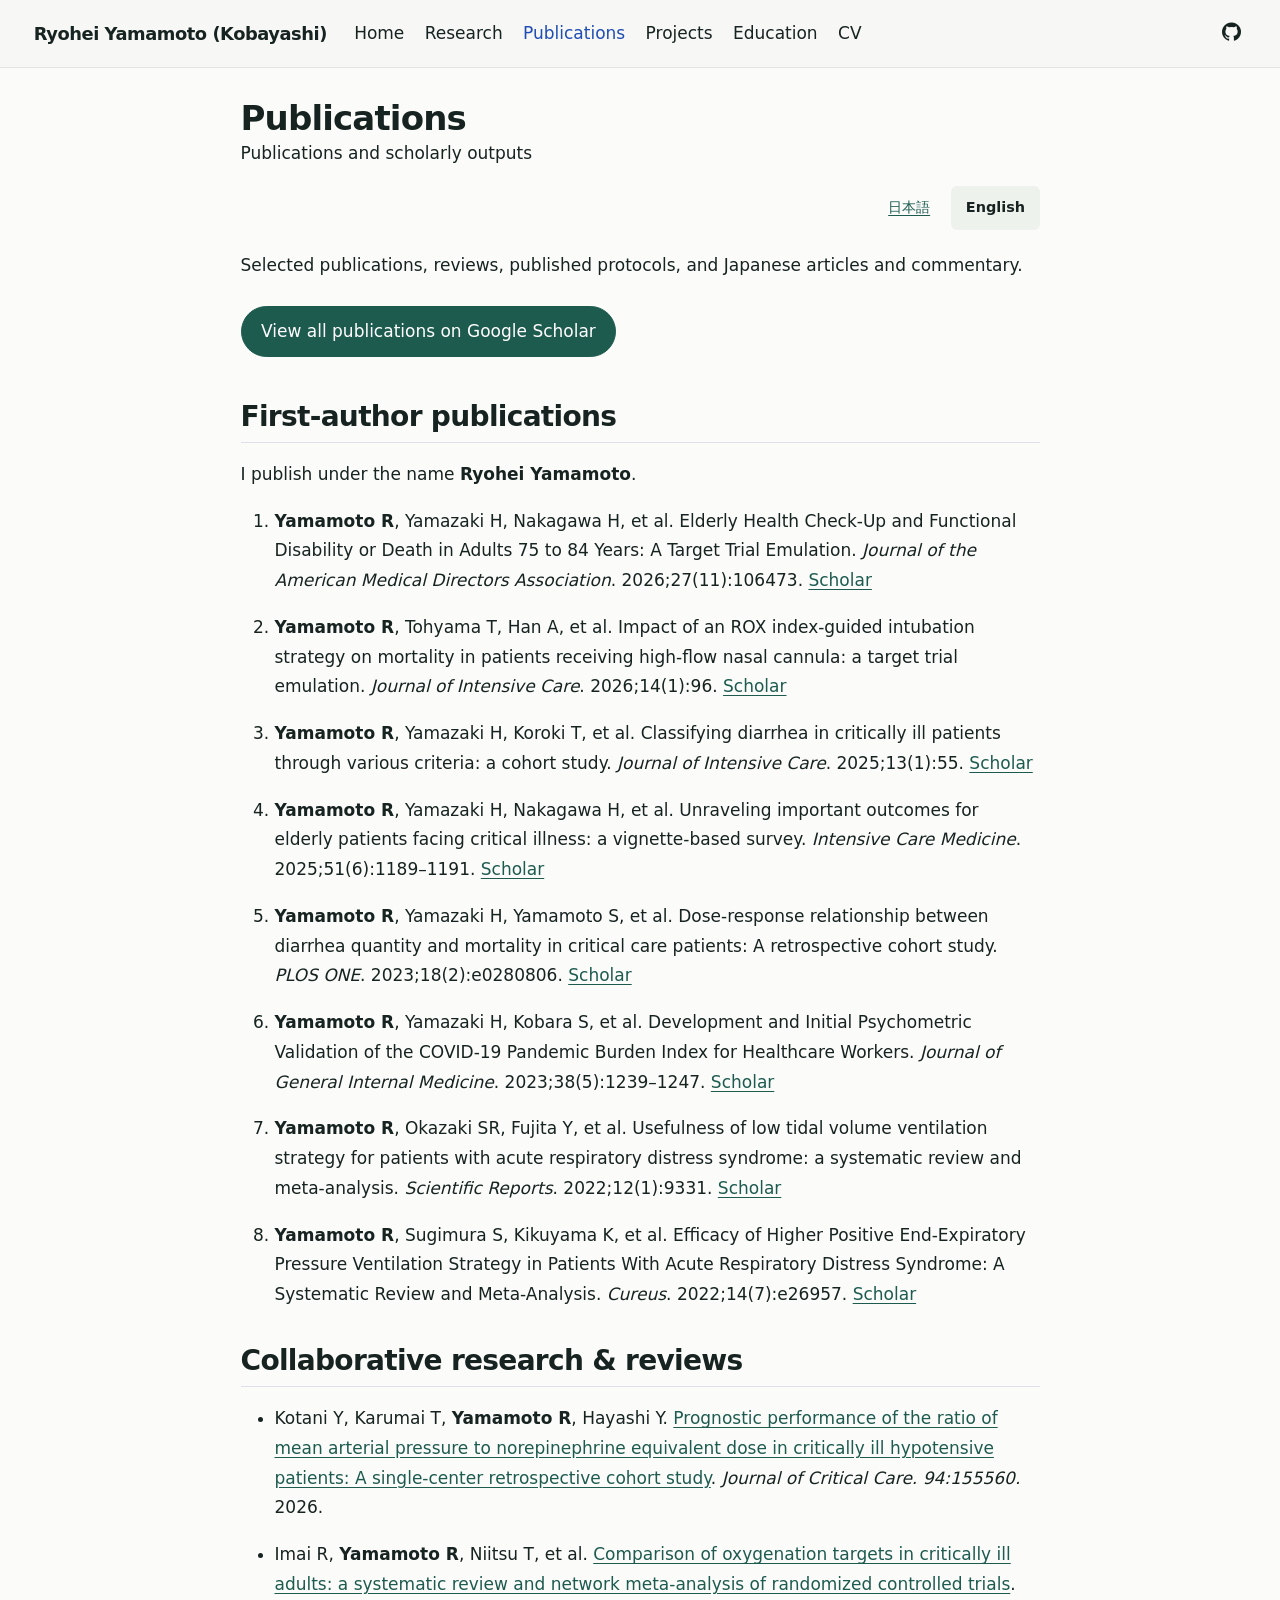
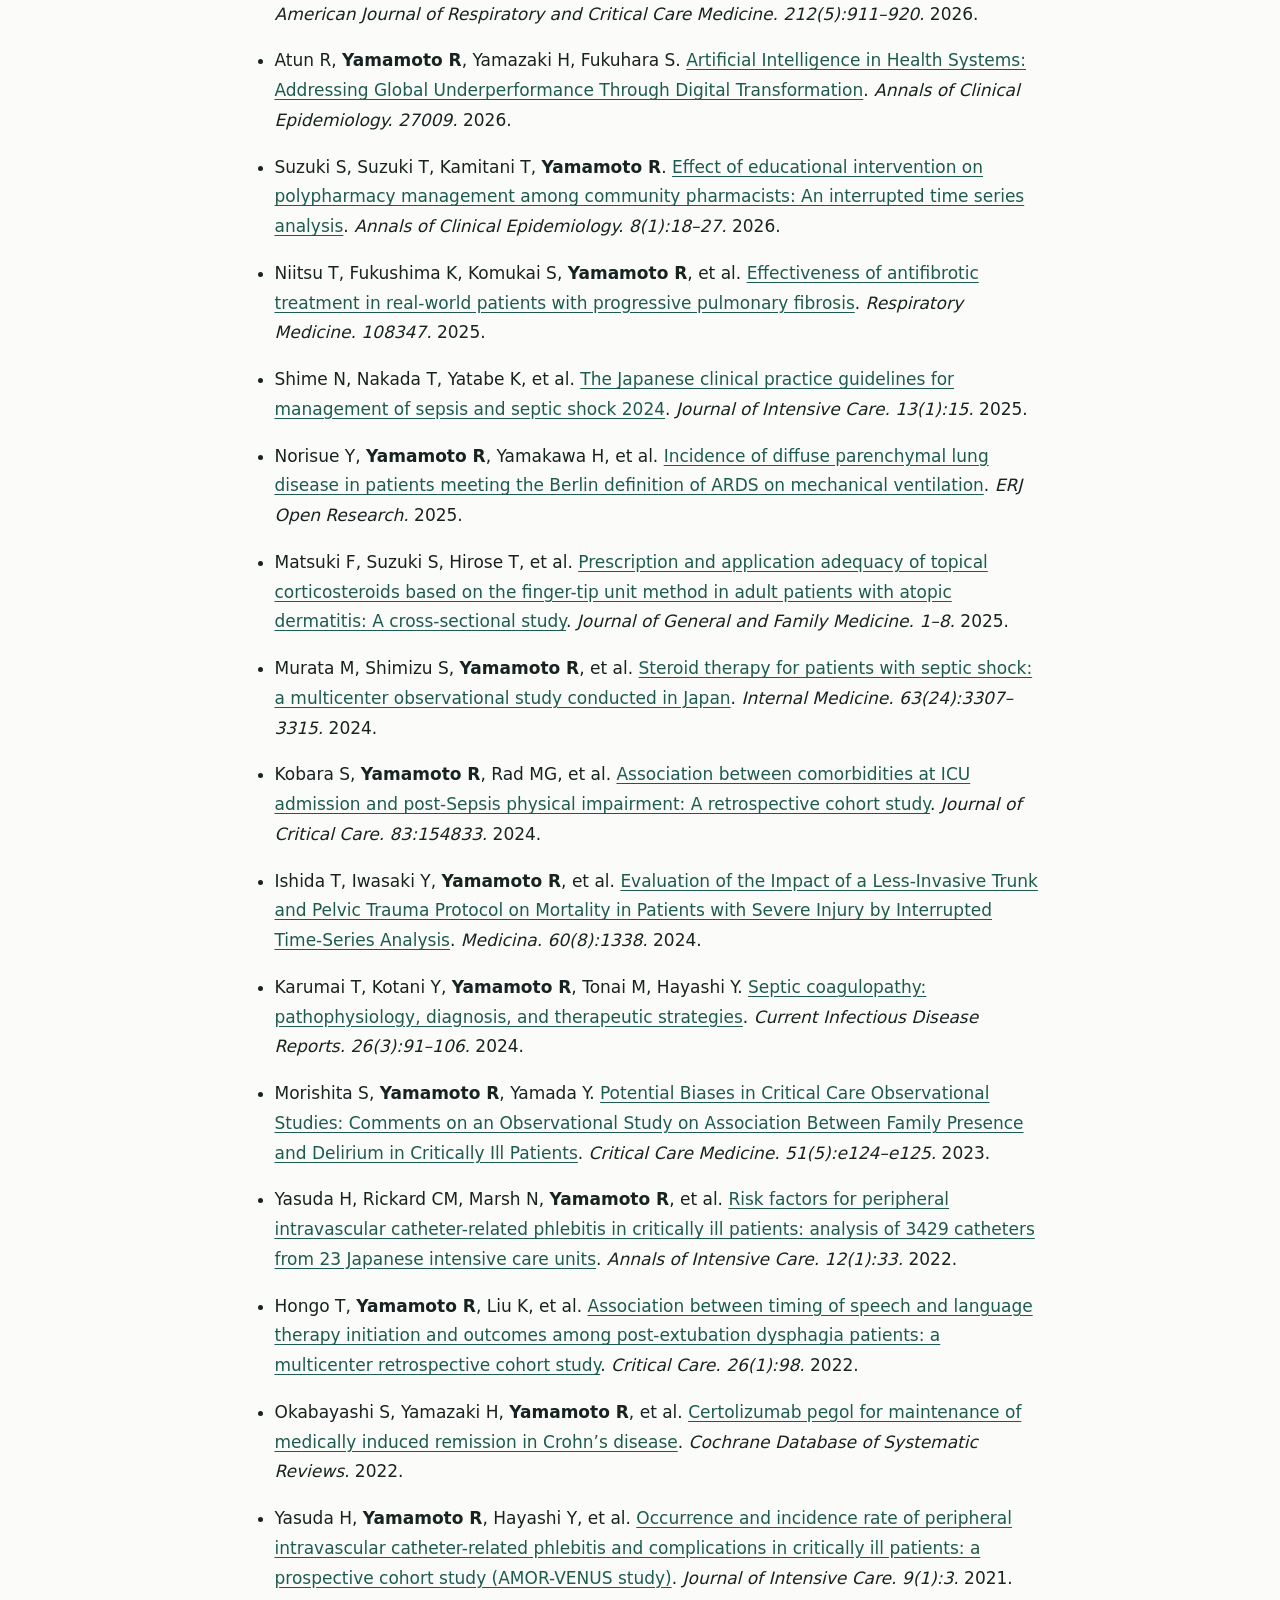
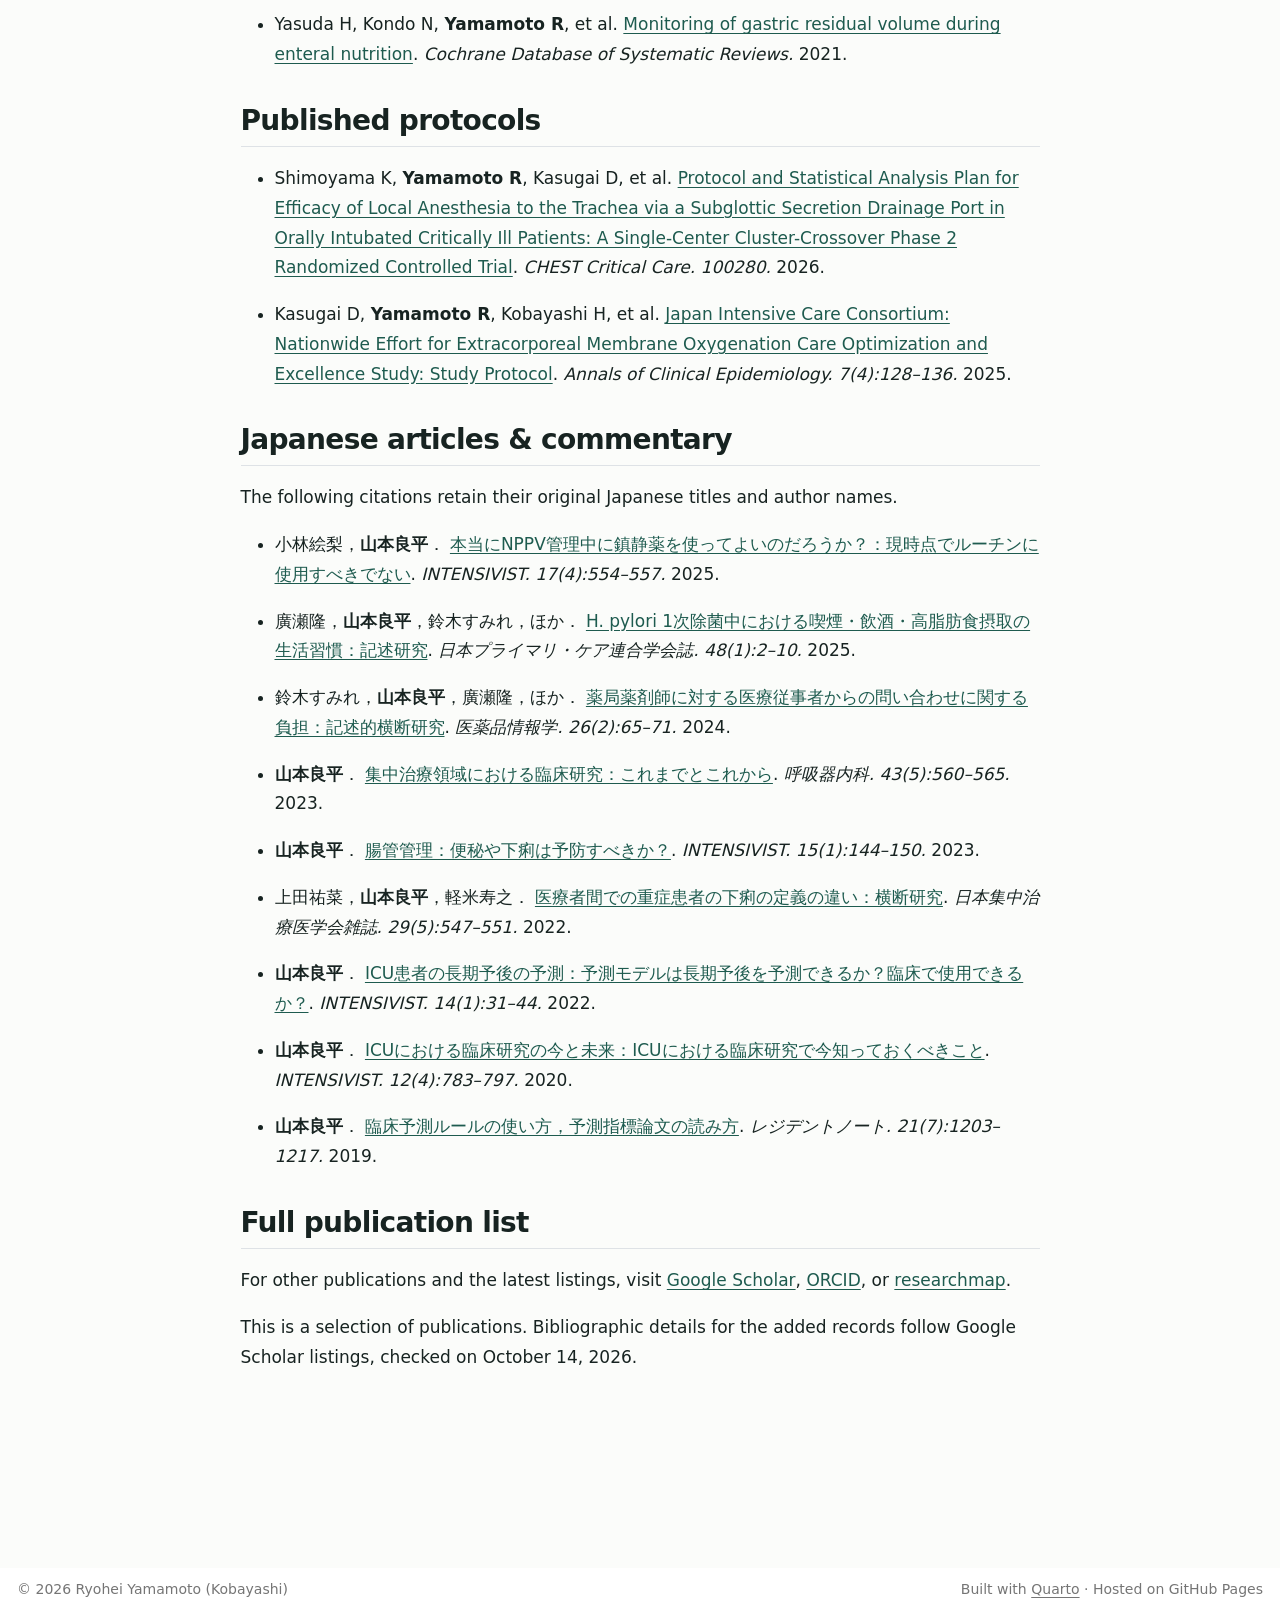
<file: docs/en/publications.html>
<!DOCTYPE html>
<html xmlns="http://www.w3.org/1999/xhtml" lang="en" xml:lang="en"><head>

<meta charset="utf-8">
<meta name="generator" content="quarto-1.8.25">

<meta name="viewport" content="width=device-width, initial-scale=1.0, user-scalable=yes">

<meta name="description" content="Publications and scholarly outputs">

<title>Publications – Ryohei Yamamoto (Kobayashi)</title>
<style>
code{white-space: pre-wrap;}
span.smallcaps{font-variant: small-caps;}
div.columns{display: flex; gap: min(4vw, 1.5em);}
div.column{flex: auto; overflow-x: auto;}
div.hanging-indent{margin-left: 1.5em; text-indent: -1.5em;}
ul.task-list{list-style: none;}
ul.task-list li input[type="checkbox"] {
  width: 0.8em;
  margin: 0 0.8em 0.2em -1em; /* quarto-specific, see https://github.com/quarto-dev/quarto-cli/issues/4556 */ 
  vertical-align: middle;
}
</style>


<script src="../site_libs/quarto-nav/quarto-nav.js"></script>
<script src="../site_libs/clipboard/clipboard.min.js"></script>
<script src="../site_libs/quarto-html/quarto.js" type="module"></script>
<script src="../site_libs/quarto-html/tabsets/tabsets.js" type="module"></script>
<script src="../site_libs/quarto-html/axe/axe-check.js" type="module"></script>
<script src="../site_libs/quarto-html/popper.min.js"></script>
<script src="../site_libs/quarto-html/tippy.umd.min.js"></script>
<script src="../site_libs/quarto-html/anchor.min.js"></script>
<link href="../site_libs/quarto-html/tippy.css" rel="stylesheet">
<link href="../site_libs/quarto-html/quarto-syntax-highlighting-7b89279ff1a6dce999919e0e67d4d9ec.css" rel="stylesheet" id="quarto-text-highlighting-styles">
<script src="../site_libs/bootstrap/bootstrap.min.js"></script>
<link href="../site_libs/bootstrap/bootstrap-icons.css" rel="stylesheet">
<link href="../site_libs/bootstrap/bootstrap-74d7029ec4652e640b5858516d55cd5c.min.css" rel="stylesheet" append-hash="true" id="quarto-bootstrap" data-mode="light">
<script id="quarto-search-options" type="application/json">{
  "language": {
    "search-no-results-text": "No results",
    "search-matching-documents-text": "matching documents",
    "search-copy-link-title": "Copy link to search",
    "search-hide-matches-text": "Hide additional matches",
    "search-more-match-text": "more match in this document",
    "search-more-matches-text": "more matches in this document",
    "search-clear-button-title": "Clear",
    "search-text-placeholder": "",
    "search-detached-cancel-button-title": "Cancel",
    "search-submit-button-title": "Submit",
    "search-label": "Search"
  }
}</script>
<style>html{ scroll-behavior: smooth; }</style>


<link rel="stylesheet" href="../styles-v4.css">
<link rel="stylesheet" href="../language.css">
<meta property="og:title" content="Publications – Ryohei Yamamoto (Kobayashi)">
<meta property="og:description" content="Publications and scholarly outputs">
<meta property="og:site_name" content="Ryohei Yamamoto (Kobayashi)">
</head>

<body class="nav-fixed fullcontent quarto-light">

<div id="quarto-search-results"></div>
  <header id="quarto-header" class="headroom fixed-top">
    <nav class="navbar navbar-expand-lg " data-bs-theme="dark">
      <div class="navbar-container container-fluid">
      <div class="navbar-brand-container mx-auto">
    <a href="../index.html" class="navbar-brand navbar-brand-logo">
    </a>
    <a class="navbar-brand" href="../index.html">
    <span class="navbar-title">Ryohei Yamamoto (Kobayashi)</span>
    </a>
  </div>
          <button class="navbar-toggler" type="button" data-bs-toggle="collapse" data-bs-target="#navbarCollapse" aria-controls="navbarCollapse" role="menu" aria-expanded="false" aria-label="Toggle navigation" onclick="if (window.quartoToggleHeadroom) { window.quartoToggleHeadroom(); }">
  <span class="navbar-toggler-icon"></span>
</button>
          <div class="collapse navbar-collapse" id="navbarCollapse">
            <ul class="navbar-nav navbar-nav-scroll me-auto">
  <li class="nav-item">
    <a class="nav-link" href="../index.html"> 
<span class="menu-text">Home</span></a>
  </li>  
  <li class="nav-item">
    <a class="nav-link" href="../research.html"> 
<span class="menu-text">Research</span></a>
  </li>  
  <li class="nav-item">
    <a class="nav-link" href="../publications.html"> 
<span class="menu-text">Publications</span></a>
  </li>  
  <li class="nav-item">
    <a class="nav-link" href="../projects.html"> 
<span class="menu-text">Projects</span></a>
  </li>  
  <li class="nav-item">
    <a class="nav-link" href="../education.html"> 
<span class="menu-text">Education</span></a>
  </li>  
  <li class="nav-item">
    <a class="nav-link" href="../cv.html"> 
<span class="menu-text">CV</span></a>
  </li>  
</ul>
            <ul class="navbar-nav navbar-nav-scroll ms-auto">
  <li class="nav-item compact">
    <a class="nav-link" href="https://github.com/ryohei-hey"> <i class="bi bi-github" role="img" aria-label="GitHub">
</i> 
<span class="menu-text"></span></a>
  </li>  
</ul>
          </div> <!-- /navcollapse -->
            <div class="quarto-navbar-tools">
</div>
      </div> <!-- /container-fluid -->
    </nav>
</header>
<!-- content -->
<div id="quarto-content" class="quarto-container page-columns page-rows-contents page-layout-article page-navbar">
<!-- sidebar -->
<!-- margin-sidebar -->
    
<!-- main -->
<main class="content" id="quarto-document-content">

<header id="title-block-header" class="quarto-title-block default">
<div class="quarto-title">
<h1 class="title">Publications</h1>
</div>

<div>
  <div class="description">
    Publications and scholarly outputs
  </div>
</div>


<div class="quarto-title-meta">

    
  
    
  </div>
  


</header>


<nav class="language-switch" aria-label="Language">
<a href="../publications.html" lang="ja" hreflang="ja">日本語</a><span lang="en" aria-current="page">English</span>
</nav>
<p>Selected publications, reviews, published protocols, and Japanese articles and commentary.</p>
<p><a href="https://scholar.google.com/citations?hl=en&amp;user=1n3Y7mQAAAAJ&amp;view_op=list_works&amp;sortby=pubdate" class="btn btn-primary">View all publications on Google Scholar</a></p>
<section id="first-author-publications" class="level2">
<h2 class="anchored" data-anchor-id="first-author-publications">First-author publications</h2>
<p>I publish under the name <strong>Ryohei Yamamoto</strong>.</p>
<ol type="1">
<li><p><strong>Yamamoto R</strong>, Yamazaki H, Nakagawa H, et al.&nbsp;Elderly Health Check-Up and Functional Disability or Death in Adults 75 to 84 Years: A Target Trial Emulation. <em>Journal of the American Medical Directors Association</em>. 2026;27(11):106473. <a href="https://scholar.google.com/citations?view_op=view_citation&amp;hl=en&amp;user=1n3Y7mQAAAAJ&amp;citation_for_view=1n3Y7mQAAAAJ:GnPB-g6toBAC">Scholar</a></p></li>
<li><p><strong>Yamamoto R</strong>, Tohyama T, Han A, et al.&nbsp;Impact of an ROX index-guided intubation strategy on mortality in patients receiving high-flow nasal cannula: a target trial emulation. <em>Journal of Intensive Care</em>. 2026;14(1):96. <a href="https://scholar.google.com/citations?view_op=view_citation&amp;hl=en&amp;user=1n3Y7mQAAAAJ&amp;citation_for_view=1n3Y7mQAAAAJ:BqipwSGYUEgC">Scholar</a></p></li>
<li><p><strong>Yamamoto R</strong>, Yamazaki H, Koroki T, et al.&nbsp;Classifying diarrhea in critically ill patients through various criteria: a cohort study. <em>Journal of Intensive Care</em>. 2025;13(1):55. <a href="https://scholar.google.com/citations?view_op=view_citation&amp;hl=en&amp;user=1n3Y7mQAAAAJ&amp;citation_for_view=1n3Y7mQAAAAJ:r0BpntZqJG4C">Scholar</a></p></li>
<li><p><strong>Yamamoto R</strong>, Yamazaki H, Nakagawa H, et al.&nbsp;Unraveling important outcomes for elderly patients facing critical illness: a vignette-based survey. <em>Intensive Care Medicine</em>. 2025;51(6):1189–1191. <a href="https://scholar.google.com/citations?view_op=view_citation&amp;hl=en&amp;user=1n3Y7mQAAAAJ&amp;citation_for_view=1n3Y7mQAAAAJ:RHpTSmoSYBkC">Scholar</a></p></li>
<li><p><strong>Yamamoto R</strong>, Yamazaki H, Yamamoto S, et al.&nbsp;Dose-response relationship between diarrhea quantity and mortality in critical care patients: A retrospective cohort study. <em>PLOS ONE</em>. 2023;18(2):e0280806. <a href="https://scholar.google.com/citations?view_op=view_citation&amp;hl=en&amp;user=1n3Y7mQAAAAJ&amp;citation_for_view=1n3Y7mQAAAAJ:Zph67rFs4hoC">Scholar</a></p></li>
<li><p><strong>Yamamoto R</strong>, Yamazaki H, Kobara S, et al.&nbsp;Development and Initial Psychometric Validation of the COVID-19 Pandemic Burden Index for Healthcare Workers. <em>Journal of General Internal Medicine</em>. 2023;38(5):1239–1247. <a href="https://scholar.google.com/citations?view_op=view_citation&amp;hl=en&amp;user=1n3Y7mQAAAAJ&amp;citation_for_view=1n3Y7mQAAAAJ:3fE2CSJIrl8C">Scholar</a></p></li>
<li><p><strong>Yamamoto R</strong>, Okazaki SR, Fujita Y, et al.&nbsp;Usefulness of low tidal volume ventilation strategy for patients with acute respiratory distress syndrome: a systematic review and meta-analysis. <em>Scientific Reports</em>. 2022;12(1):9331. <a href="https://scholar.google.com/citations?view_op=view_citation&amp;hl=en&amp;user=1n3Y7mQAAAAJ&amp;citation_for_view=1n3Y7mQAAAAJ:UebtZRa9Y70C">Scholar</a></p></li>
<li><p><strong>Yamamoto R</strong>, Sugimura S, Kikuyama K, et al.&nbsp;Efficacy of Higher Positive End-Expiratory Pressure Ventilation Strategy in Patients With Acute Respiratory Distress Syndrome: A Systematic Review and Meta-Analysis. <em>Cureus</em>. 2022;14(7):e26957. <a href="https://scholar.google.com/citations?view_op=view_citation&amp;hl=en&amp;user=1n3Y7mQAAAAJ&amp;citation_for_view=1n3Y7mQAAAAJ:5nxA0vEk-isC">Scholar</a></p></li>
</ol>
</section>
<section id="collaborative-research-reviews" class="level2">
<h2 class="anchored" data-anchor-id="collaborative-research-reviews">Collaborative research &amp; reviews</h2>
<ul>
<li><p>Kotani Y, Karumai T, <strong>Yamamoto R</strong>, Hayashi Y. <a href="https://scholar.google.com/citations?view_op=view_citation&amp;hl=en&amp;user=1n3Y7mQAAAAJ&amp;citation_for_view=1n3Y7mQAAAAJ:hMod-77fHWUC">Prognostic performance of the ratio of mean arterial pressure to norepinephrine equivalent dose in critically ill hypotensive patients: A single-center retrospective cohort study</a>. <em>Journal of Critical Care. 94:155560.</em> 2026.</p></li>
<li><p>Imai R, <strong>Yamamoto R</strong>, Niitsu T, et al.&nbsp;<a href="https://scholar.google.com/citations?view_op=view_citation&amp;hl=en&amp;user=1n3Y7mQAAAAJ&amp;citation_for_view=1n3Y7mQAAAAJ:blknAaTinKkC">Comparison of oxygenation targets in critically ill adults: a systematic review and network meta-analysis of randomized controlled trials</a>. <em>American Journal of Respiratory and Critical Care Medicine. 212(5):911–920.</em> 2026.</p></li>
<li><p>Atun R, <strong>Yamamoto R</strong>, Yamazaki H, Fukuhara S. <a href="https://scholar.google.com/citations?view_op=view_citation&amp;hl=en&amp;user=1n3Y7mQAAAAJ&amp;citation_for_view=1n3Y7mQAAAAJ:NMxIlDl6LWMC">Artificial Intelligence in Health Systems: Addressing Global Underperformance Through Digital Transformation</a>. <em>Annals of Clinical Epidemiology. 27009.</em> 2026.</p></li>
<li><p>Suzuki S, Suzuki T, Kamitani T, <strong>Yamamoto R</strong>. <a href="https://scholar.google.com/citations?view_op=view_citation&amp;hl=en&amp;user=1n3Y7mQAAAAJ&amp;citation_for_view=1n3Y7mQAAAAJ:bEWYMUwI8FkC">Effect of educational intervention on polypharmacy management among community pharmacists: An interrupted time series analysis</a>. <em>Annals of Clinical Epidemiology. 8(1):18–27.</em> 2026.</p></li>
<li><p>Niitsu T, Fukushima K, Komukai S, <strong>Yamamoto R</strong>, et al.&nbsp;<a href="https://scholar.google.com/citations?view_op=view_citation&amp;hl=en&amp;user=1n3Y7mQAAAAJ&amp;citation_for_view=1n3Y7mQAAAAJ:j3f4tGmQtD8C">Effectiveness of antifibrotic treatment in real-world patients with progressive pulmonary fibrosis</a>. <em>Respiratory Medicine. 108347.</em> 2025.</p></li>
<li><p>Shime N, Nakada T, Yatabe K, et al.&nbsp;<a href="https://scholar.google.com/citations?view_op=view_citation&amp;hl=en&amp;user=1n3Y7mQAAAAJ&amp;citation_for_view=1n3Y7mQAAAAJ:M3NEmzRMIkIC">The Japanese clinical practice guidelines for management of sepsis and septic shock 2024</a>. <em>Journal of Intensive Care. 13(1):15.</em> 2025.</p></li>
<li><p>Norisue Y, <strong>Yamamoto R</strong>, Yamakawa H, et al.&nbsp;<a href="https://scholar.google.com/citations?view_op=view_citation&amp;hl=en&amp;user=1n3Y7mQAAAAJ&amp;citation_for_view=1n3Y7mQAAAAJ:_Qo2XoVZTnwC">Incidence of diffuse parenchymal lung disease in patients meeting the Berlin definition of ARDS on mechanical ventilation</a>. <em>ERJ Open Research.</em> 2025.</p></li>
<li><p>Matsuki F, Suzuki S, Hirose T, et al.&nbsp;<a href="https://scholar.google.com/citations?view_op=view_citation&amp;hl=en&amp;user=1n3Y7mQAAAAJ&amp;citation_for_view=1n3Y7mQAAAAJ:iH-uZ7U-co4C">Prescription and application adequacy of topical corticosteroids based on the finger-tip unit method in adult patients with atopic dermatitis: A cross-sectional study</a>. <em>Journal of General and Family Medicine. 1–8.</em> 2025.</p></li>
<li><p>Murata M, Shimizu S, <strong>Yamamoto R</strong>, et al.&nbsp;<a href="https://scholar.google.com/citations?view_op=view_citation&amp;hl=en&amp;user=1n3Y7mQAAAAJ&amp;citation_for_view=1n3Y7mQAAAAJ:hFOr9nPyWt4C">Steroid therapy for patients with septic shock: a multicenter observational study conducted in Japan</a>. <em>Internal Medicine. 63(24):3307–3315.</em> 2024.</p></li>
<li><p>Kobara S, <strong>Yamamoto R</strong>, Rad MG, et al.&nbsp;<a href="https://scholar.google.com/citations?view_op=view_citation&amp;hl=en&amp;user=1n3Y7mQAAAAJ&amp;citation_for_view=1n3Y7mQAAAAJ:QIV2ME_5wuYC">Association between comorbidities at ICU admission and post-Sepsis physical impairment: A retrospective cohort study</a>. <em>Journal of Critical Care. 83:154833.</em> 2024.</p></li>
<li><p>Ishida T, Iwasaki Y, <strong>Yamamoto R</strong>, et al.&nbsp;<a href="https://scholar.google.com/citations?view_op=view_citation&amp;hl=en&amp;user=1n3Y7mQAAAAJ&amp;citation_for_view=1n3Y7mQAAAAJ:-f6ydRqryjwC">Evaluation of the Impact of a Less-Invasive Trunk and Pelvic Trauma Protocol on Mortality in Patients with Severe Injury by Interrupted Time-Series Analysis</a>. <em>Medicina. 60(8):1338.</em> 2024.</p></li>
<li><p>Karumai T, Kotani Y, <strong>Yamamoto R</strong>, Tonai M, Hayashi Y. <a href="https://scholar.google.com/citations?view_op=view_citation&amp;hl=en&amp;user=1n3Y7mQAAAAJ&amp;citation_for_view=1n3Y7mQAAAAJ:IWHjjKOFINEC">Septic coagulopathy: pathophysiology, diagnosis, and therapeutic strategies</a>. <em>Current Infectious Disease Reports. 26(3):91–106.</em> 2024.</p></li>
<li><p>Morishita S, <strong>Yamamoto R</strong>, Yamada Y. <a href="https://scholar.google.com/citations?view_op=view_citation&amp;hl=en&amp;user=1n3Y7mQAAAAJ&amp;citation_for_view=1n3Y7mQAAAAJ:hC7cP41nSMkC">Potential Biases in Critical Care Observational Studies: Comments on an Observational Study on Association Between Family Presence and Delirium in Critically Ill Patients</a>. <em>Critical Care Medicine. 51(5):e124–e125.</em> 2023.</p></li>
<li><p>Yasuda H, Rickard CM, Marsh N, <strong>Yamamoto R</strong>, et al.&nbsp;<a href="https://scholar.google.com/citations?view_op=view_citation&amp;hl=en&amp;user=1n3Y7mQAAAAJ&amp;citation_for_view=1n3Y7mQAAAAJ:hqOjcs7Dif8C">Risk factors for peripheral intravascular catheter-related phlebitis in critically ill patients: analysis of 3429 catheters from 23 Japanese intensive care units</a>. <em>Annals of Intensive Care. 12(1):33.</em> 2022.</p></li>
<li><p>Hongo T, <strong>Yamamoto R</strong>, Liu K, et al.&nbsp;<a href="https://scholar.google.com/citations?view_op=view_citation&amp;hl=en&amp;user=1n3Y7mQAAAAJ&amp;citation_for_view=1n3Y7mQAAAAJ:Se3iqnhoufwC">Association between timing of speech and language therapy initiation and outcomes among post-extubation dysphagia patients: a multicenter retrospective cohort study</a>. <em>Critical Care. 26(1):98.</em> 2022.</p></li>
<li><p>Okabayashi S, Yamazaki H, <strong>Yamamoto R</strong>, et al.&nbsp;<a href="https://scholar.google.com/citations?view_op=view_citation&amp;hl=en&amp;user=1n3Y7mQAAAAJ&amp;citation_for_view=1n3Y7mQAAAAJ:YsMSGLbcyi4C">Certolizumab pegol for maintenance of medically induced remission in Crohn’s disease</a>. <em>Cochrane Database of Systematic Reviews.</em> 2022.</p></li>
<li><p>Yasuda H, <strong>Yamamoto R</strong>, Hayashi Y, et al.&nbsp;<a href="https://scholar.google.com/citations?view_op=view_citation&amp;hl=en&amp;user=1n3Y7mQAAAAJ&amp;citation_for_view=1n3Y7mQAAAAJ:WF5omc3nYNoC">Occurrence and incidence rate of peripheral intravascular catheter-related phlebitis and complications in critically ill patients: a prospective cohort study (AMOR-VENUS study)</a>. <em>Journal of Intensive Care. 9(1):3.</em> 2021.</p></li>
<li><p>Yasuda H, Kondo N, <strong>Yamamoto R</strong>, et al.&nbsp;<a href="https://scholar.google.com/citations?view_op=view_citation&amp;hl=en&amp;user=1n3Y7mQAAAAJ&amp;citation_for_view=1n3Y7mQAAAAJ:u-x6o8ySG0sC">Monitoring of gastric residual volume during enteral nutrition</a>. <em>Cochrane Database of Systematic Reviews.</em> 2021.</p></li>
</ul>
</section>
<section id="published-protocols" class="level2">
<h2 class="anchored" data-anchor-id="published-protocols">Published protocols</h2>
<ul>
<li><p>Shimoyama K, <strong>Yamamoto R</strong>, Kasugai D, et al.&nbsp;<a href="https://scholar.google.com/citations?view_op=view_citation&amp;hl=en&amp;user=1n3Y7mQAAAAJ&amp;citation_for_view=1n3Y7mQAAAAJ:YFjsv_pBGBYC">Protocol and Statistical Analysis Plan for Efficacy of Local Anesthesia to the Trachea via a Subglottic Secretion Drainage Port in Orally Intubated Critically Ill Patients: A Single-Center Cluster-Crossover Phase 2 Randomized Controlled Trial</a>. <em>CHEST Critical Care. 100280.</em> 2026.</p></li>
<li><p>Kasugai D, <strong>Yamamoto R</strong>, Kobayashi H, et al.&nbsp;<a href="https://scholar.google.com/citations?view_op=view_citation&amp;hl=en&amp;user=1n3Y7mQAAAAJ&amp;citation_for_view=1n3Y7mQAAAAJ:maZDTaKrznsC">Japan Intensive Care Consortium: Nationwide Effort for Extracorporeal Membrane Oxygenation Care Optimization and Excellence Study: Study Protocol</a>. <em>Annals of Clinical Epidemiology. 7(4):128–136.</em> 2025.</p></li>
</ul>
</section>
<section id="japanese-articles-commentary" class="level2">
<h2 class="anchored" data-anchor-id="japanese-articles-commentary">Japanese articles &amp; commentary</h2>
<p>The following citations retain their original Japanese titles and author names.</p>
<ul>
<li><p>小林絵梨，<strong>山本良平</strong>． <a href="https://scholar.google.com/citations?view_op=view_citation&amp;hl=en&amp;user=1n3Y7mQAAAAJ&amp;citation_for_view=1n3Y7mQAAAAJ:k_IJM867U9cC">本当にNPPV管理中に鎮静薬を使ってよいのだろうか？：現時点でルーチンに使用すべきでない</a>. <em>INTENSIVIST. 17(4):554–557.</em> 2025.</p></li>
<li><p>廣瀬隆，<strong>山本良平</strong>，鈴木すみれ，ほか． <a href="https://scholar.google.com/citations?view_op=view_citation&amp;hl=en&amp;user=1n3Y7mQAAAAJ&amp;citation_for_view=1n3Y7mQAAAAJ:e5wmG9Sq2KIC">H. pylori 1次除菌中における喫煙・飲酒・高脂肪食摂取の生活習慣：記述研究</a>. <em>日本プライマリ・ケア連合学会誌. 48(1):2–10.</em> 2025.</p></li>
<li><p>鈴木すみれ，<strong>山本良平</strong>，廣瀬隆，ほか． <a href="https://scholar.google.com/citations?view_op=view_citation&amp;hl=en&amp;user=1n3Y7mQAAAAJ&amp;citation_for_view=1n3Y7mQAAAAJ:HDshCWvjkbEC">薬局薬剤師に対する医療従事者からの問い合わせに関する負担：記述的横断研究</a>. <em>医薬品情報学. 26(2):65–71.</em> 2024.</p></li>
<li><p><strong>山本良平</strong>． <a href="https://scholar.google.com/citations?view_op=view_citation&amp;hl=en&amp;user=1n3Y7mQAAAAJ&amp;citation_for_view=1n3Y7mQAAAAJ:9ZlFYXVOiuMC">集中治療領域における臨床研究：これまでとこれから</a>. <em>呼吸器内科. 43(5):560–565.</em> 2023.</p></li>
<li><p><strong>山本良平</strong>． <a href="https://scholar.google.com/citations?view_op=view_citation&amp;hl=en&amp;user=1n3Y7mQAAAAJ&amp;citation_for_view=1n3Y7mQAAAAJ:4TOpqqG69KYC">腸管管理：便秘や下痢は予防すべきか？</a>. <em>INTENSIVIST. 15(1):144–150.</em> 2023.</p></li>
<li><p>上田祐菜，<strong>山本良平</strong>，軽米寿之． <a href="https://scholar.google.com/citations?view_op=view_citation&amp;hl=en&amp;user=1n3Y7mQAAAAJ&amp;citation_for_view=1n3Y7mQAAAAJ:MXK_kJrjxJIC">医療者間での重症患者の下痢の定義の違い：横断研究</a>. <em>日本集中治療医学会雑誌. 29(5):547–551.</em> 2022.</p></li>
<li><p><strong>山本良平</strong>． <a href="https://scholar.google.com/citations?view_op=view_citation&amp;hl=en&amp;user=1n3Y7mQAAAAJ&amp;citation_for_view=1n3Y7mQAAAAJ:8k81kl-MbHgC">ICU患者の長期予後の予測：予測モデルは長期予後を予測できるか？臨床で使用できるか？</a>. <em>INTENSIVIST. 14(1):31–44.</em> 2022.</p></li>
<li><p><strong>山本良平</strong>． <a href="https://scholar.google.com/citations?view_op=view_citation&amp;hl=en&amp;user=1n3Y7mQAAAAJ&amp;citation_for_view=1n3Y7mQAAAAJ:_FxGoFyzp5QC">ICUにおける臨床研究の今と未来：ICUにおける臨床研究で今知っておくべきこと</a>. <em>INTENSIVIST. 12(4):783–797.</em> 2020.</p></li>
<li><p><strong>山本良平</strong>． <a href="https://scholar.google.com/citations?view_op=view_citation&amp;hl=en&amp;user=1n3Y7mQAAAAJ&amp;citation_for_view=1n3Y7mQAAAAJ:IjCSPb-OGe4C">臨床予測ルールの使い方，予測指標論文の読み方</a>. <em>レジデントノート. 21(7):1203–1217.</em> 2019.</p></li>
</ul>
</section>
<section id="full-publication-list" class="level2">
<h2 class="anchored" data-anchor-id="full-publication-list">Full publication list</h2>
<p>For other publications and the latest listings, visit <a href="https://scholar.google.com/citations?hl=en&amp;user=1n3Y7mQAAAAJ&amp;view_op=list_works&amp;sortby=pubdate">Google Scholar</a>, <a href="https://orcid.org/0000-0002-5144-6585">ORCID</a>, or <a href="https://researchmap.jp/yamamotoryohei">researchmap</a>.</p>
<p>This is a selection of publications. Bibliographic details for the added records follow Google Scholar listings, checked on October 14, 2026.</p>


</section>

</main> <!-- /main -->
<script src="../language.js"></script>
<script id="quarto-html-after-body" type="application/javascript">
  window.document.addEventListener("DOMContentLoaded", function (event) {
    const icon = "";
    const anchorJS = new window.AnchorJS();
    anchorJS.options = {
      placement: 'right',
      icon: icon
    };
    anchorJS.add('.anchored');
    const isCodeAnnotation = (el) => {
      for (const clz of el.classList) {
        if (clz.startsWith('code-annotation-')) {                     
          return true;
        }
      }
      return false;
    }
    const onCopySuccess = function(e) {
      // button target
      const button = e.trigger;
      // don't keep focus
      button.blur();
      // flash "checked"
      button.classList.add('code-copy-button-checked');
      var currentTitle = button.getAttribute("title");
      button.setAttribute("title", "Copied!");
      let tooltip;
      if (window.bootstrap) {
        button.setAttribute("data-bs-toggle", "tooltip");
        button.setAttribute("data-bs-placement", "left");
        button.setAttribute("data-bs-title", "Copied!");
        tooltip = new bootstrap.Tooltip(button, 
          { trigger: "manual", 
            customClass: "code-copy-button-tooltip",
            offset: [0, -8]});
        tooltip.show();    
      }
      setTimeout(function() {
        if (tooltip) {
          tooltip.hide();
          button.removeAttribute("data-bs-title");
          button.removeAttribute("data-bs-toggle");
          button.removeAttribute("data-bs-placement");
        }
        button.setAttribute("title", currentTitle);
        button.classList.remove('code-copy-button-checked');
      }, 1000);
      // clear code selection
      e.clearSelection();
    }
    const getTextToCopy = function(trigger) {
      const outerScaffold = trigger.parentElement.cloneNode(true);
      const codeEl = outerScaffold.querySelector('code');
      for (const childEl of codeEl.children) {
        if (isCodeAnnotation(childEl)) {
          childEl.remove();
        }
      }
      return codeEl.innerText;
    }
    const clipboard = new window.ClipboardJS('.code-copy-button:not([data-in-quarto-modal])', {
      text: getTextToCopy
    });
    clipboard.on('success', onCopySuccess);
    if (window.document.getElementById('quarto-embedded-source-code-modal')) {
      const clipboardModal = new window.ClipboardJS('.code-copy-button[data-in-quarto-modal]', {
        text: getTextToCopy,
        container: window.document.getElementById('quarto-embedded-source-code-modal')
      });
      clipboardModal.on('success', onCopySuccess);
    }
      var localhostRegex = new RegExp(/^(?:http|https):\/\/localhost\:?[0-9]*\//);
      var mailtoRegex = new RegExp(/^mailto:/);
        var filterRegex = new RegExp("https:\/\/ryohei-hey\.github\.io");
      var isInternal = (href) => {
          return filterRegex.test(href) || localhostRegex.test(href) || mailtoRegex.test(href);
      }
      // Inspect non-navigation links and adorn them if external
     var links = window.document.querySelectorAll('a[href]:not(.nav-link):not(.navbar-brand):not(.toc-action):not(.sidebar-link):not(.sidebar-item-toggle):not(.pagination-link):not(.no-external):not([aria-hidden]):not(.dropdown-item):not(.quarto-navigation-tool):not(.about-link)');
      for (var i=0; i<links.length; i++) {
        const link = links[i];
        if (!isInternal(link.href)) {
          // undo the damage that might have been done by quarto-nav.js in the case of
          // links that we want to consider external
          if (link.dataset.originalHref !== undefined) {
            link.href = link.dataset.originalHref;
          }
            // target, if specified
            link.setAttribute("target", "_blank");
            if (link.getAttribute("rel") === null) {
              link.setAttribute("rel", "noopener");
            }
        }
      }
    function tippyHover(el, contentFn, onTriggerFn, onUntriggerFn) {
      const config = {
        allowHTML: true,
        maxWidth: 500,
        delay: 100,
        arrow: false,
        appendTo: function(el) {
            return el.parentElement;
        },
        interactive: true,
        interactiveBorder: 10,
        theme: 'quarto',
        placement: 'bottom-start',
      };
      if (contentFn) {
        config.content = contentFn;
      }
      if (onTriggerFn) {
        config.onTrigger = onTriggerFn;
      }
      if (onUntriggerFn) {
        config.onUntrigger = onUntriggerFn;
      }
      window.tippy(el, config); 
    }
    const noterefs = window.document.querySelectorAll('a[role="doc-noteref"]');
    for (var i=0; i<noterefs.length; i++) {
      const ref = noterefs[i];
      tippyHover(ref, function() {
        // use id or data attribute instead here
        let href = ref.getAttribute('data-footnote-href') || ref.getAttribute('href');
        try { href = new URL(href).hash; } catch {}
        const id = href.replace(/^#\/?/, "");
        const note = window.document.getElementById(id);
        if (note) {
          return note.innerHTML;
        } else {
          return "";
        }
      });
    }
    const xrefs = window.document.querySelectorAll('a.quarto-xref');
    const processXRef = (id, note) => {
      // Strip column container classes
      const stripColumnClz = (el) => {
        el.classList.remove("page-full", "page-columns");
        if (el.children) {
          for (const child of el.children) {
            stripColumnClz(child);
          }
        }
      }
      stripColumnClz(note)
      if (id === null || id.startsWith('sec-')) {
        // Special case sections, only their first couple elements
        const container = document.createElement("div");
        if (note.children && note.children.length > 2) {
          container.appendChild(note.children[0].cloneNode(true));
          for (let i = 1; i < note.children.length; i++) {
            const child = note.children[i];
            if (child.tagName === "P" && child.innerText === "") {
              continue;
            } else {
              container.appendChild(child.cloneNode(true));
              break;
            }
          }
          if (window.Quarto?.typesetMath) {
            window.Quarto.typesetMath(container);
          }
          return container.innerHTML
        } else {
          if (window.Quarto?.typesetMath) {
            window.Quarto.typesetMath(note);
          }
          return note.innerHTML;
        }
      } else {
        // Remove any anchor links if they are present
        const anchorLink = note.querySelector('a.anchorjs-link');
        if (anchorLink) {
          anchorLink.remove();
        }
        if (window.Quarto?.typesetMath) {
          window.Quarto.typesetMath(note);
        }
        if (note.classList.contains("callout")) {
          return note.outerHTML;
        } else {
          return note.innerHTML;
        }
      }
    }
    for (var i=0; i<xrefs.length; i++) {
      const xref = xrefs[i];
      tippyHover(xref, undefined, function(instance) {
        instance.disable();
        let url = xref.getAttribute('href');
        let hash = undefined; 
        if (url.startsWith('#')) {
          hash = url;
        } else {
          try { hash = new URL(url).hash; } catch {}
        }
        if (hash) {
          const id = hash.replace(/^#\/?/, "");
          const note = window.document.getElementById(id);
          if (note !== null) {
            try {
              const html = processXRef(id, note.cloneNode(true));
              instance.setContent(html);
            } finally {
              instance.enable();
              instance.show();
            }
          } else {
            // See if we can fetch this
            fetch(url.split('#')[0])
            .then(res => res.text())
            .then(html => {
              const parser = new DOMParser();
              const htmlDoc = parser.parseFromString(html, "text/html");
              const note = htmlDoc.getElementById(id);
              if (note !== null) {
                const html = processXRef(id, note);
                instance.setContent(html);
              } 
            }).finally(() => {
              instance.enable();
              instance.show();
            });
          }
        } else {
          // See if we can fetch a full url (with no hash to target)
          // This is a special case and we should probably do some content thinning / targeting
          fetch(url)
          .then(res => res.text())
          .then(html => {
            const parser = new DOMParser();
            const htmlDoc = parser.parseFromString(html, "text/html");
            const note = htmlDoc.querySelector('main.content');
            if (note !== null) {
              // This should only happen for chapter cross references
              // (since there is no id in the URL)
              // remove the first header
              if (note.children.length > 0 && note.children[0].tagName === "HEADER") {
                note.children[0].remove();
              }
              const html = processXRef(null, note);
              instance.setContent(html);
            } 
          }).finally(() => {
            instance.enable();
            instance.show();
          });
        }
      }, function(instance) {
      });
    }
        let selectedAnnoteEl;
        const selectorForAnnotation = ( cell, annotation) => {
          let cellAttr = 'data-code-cell="' + cell + '"';
          let lineAttr = 'data-code-annotation="' +  annotation + '"';
          const selector = 'span[' + cellAttr + '][' + lineAttr + ']';
          return selector;
        }
        const selectCodeLines = (annoteEl) => {
          const doc = window.document;
          const targetCell = annoteEl.getAttribute("data-target-cell");
          const targetAnnotation = annoteEl.getAttribute("data-target-annotation");
          const annoteSpan = window.document.querySelector(selectorForAnnotation(targetCell, targetAnnotation));
          const lines = annoteSpan.getAttribute("data-code-lines").split(",");
          const lineIds = lines.map((line) => {
            return targetCell + "-" + line;
          })
          let top = null;
          let height = null;
          let parent = null;
          if (lineIds.length > 0) {
              //compute the position of the single el (top and bottom and make a div)
              const el = window.document.getElementById(lineIds[0]);
              top = el.offsetTop;
              height = el.offsetHeight;
              parent = el.parentElement.parentElement;
            if (lineIds.length > 1) {
              const lastEl = window.document.getElementById(lineIds[lineIds.length - 1]);
              const bottom = lastEl.offsetTop + lastEl.offsetHeight;
              height = bottom - top;
            }
            if (top !== null && height !== null && parent !== null) {
              // cook up a div (if necessary) and position it 
              let div = window.document.getElementById("code-annotation-line-highlight");
              if (div === null) {
                div = window.document.createElement("div");
                div.setAttribute("id", "code-annotation-line-highlight");
                div.style.position = 'absolute';
                parent.appendChild(div);
              }
              div.style.top = top - 2 + "px";
              div.style.height = height + 4 + "px";
              div.style.left = 0;
              let gutterDiv = window.document.getElementById("code-annotation-line-highlight-gutter");
              if (gutterDiv === null) {
                gutterDiv = window.document.createElement("div");
                gutterDiv.setAttribute("id", "code-annotation-line-highlight-gutter");
                gutterDiv.style.position = 'absolute';
                const codeCell = window.document.getElementById(targetCell);
                const gutter = codeCell.querySelector('.code-annotation-gutter');
                gutter.appendChild(gutterDiv);
              }
              gutterDiv.style.top = top - 2 + "px";
              gutterDiv.style.height = height + 4 + "px";
            }
            selectedAnnoteEl = annoteEl;
          }
        };
        const unselectCodeLines = () => {
          const elementsIds = ["code-annotation-line-highlight", "code-annotation-line-highlight-gutter"];
          elementsIds.forEach((elId) => {
            const div = window.document.getElementById(elId);
            if (div) {
              div.remove();
            }
          });
          selectedAnnoteEl = undefined;
        };
          // Handle positioning of the toggle
      window.addEventListener(
        "resize",
        throttle(() => {
          elRect = undefined;
          if (selectedAnnoteEl) {
            selectCodeLines(selectedAnnoteEl);
          }
        }, 10)
      );
      function throttle(fn, ms) {
      let throttle = false;
      let timer;
        return (...args) => {
          if(!throttle) { // first call gets through
              fn.apply(this, args);
              throttle = true;
          } else { // all the others get throttled
              if(timer) clearTimeout(timer); // cancel #2
              timer = setTimeout(() => {
                fn.apply(this, args);
                timer = throttle = false;
              }, ms);
          }
        };
      }
        // Attach click handler to the DT
        const annoteDls = window.document.querySelectorAll('dt[data-target-cell]');
        for (const annoteDlNode of annoteDls) {
          annoteDlNode.addEventListener('click', (event) => {
            const clickedEl = event.target;
            if (clickedEl !== selectedAnnoteEl) {
              unselectCodeLines();
              const activeEl = window.document.querySelector('dt[data-target-cell].code-annotation-active');
              if (activeEl) {
                activeEl.classList.remove('code-annotation-active');
              }
              selectCodeLines(clickedEl);
              clickedEl.classList.add('code-annotation-active');
            } else {
              // Unselect the line
              unselectCodeLines();
              clickedEl.classList.remove('code-annotation-active');
            }
          });
        }
    const findCites = (el) => {
      const parentEl = el.parentElement;
      if (parentEl) {
        const cites = parentEl.dataset.cites;
        if (cites) {
          return {
            el,
            cites: cites.split(' ')
          };
        } else {
          return findCites(el.parentElement)
        }
      } else {
        return undefined;
      }
    };
    var bibliorefs = window.document.querySelectorAll('a[role="doc-biblioref"]');
    for (var i=0; i<bibliorefs.length; i++) {
      const ref = bibliorefs[i];
      const citeInfo = findCites(ref);
      if (citeInfo) {
        tippyHover(citeInfo.el, function() {
          var popup = window.document.createElement('div');
          citeInfo.cites.forEach(function(cite) {
            var citeDiv = window.document.createElement('div');
            citeDiv.classList.add('hanging-indent');
            citeDiv.classList.add('csl-entry');
            var biblioDiv = window.document.getElementById('ref-' + cite);
            if (biblioDiv) {
              citeDiv.innerHTML = biblioDiv.innerHTML;
            }
            popup.appendChild(citeDiv);
          });
          return popup.innerHTML;
        });
      }
    }
  });
  </script>
</div> <!-- /content -->
<footer class="footer">
  <div class="nav-footer">
    <div class="nav-footer-left">
<p>© 2026 Ryohei Yamamoto (Kobayashi)</p>
</div>   
    <div class="nav-footer-center">
      &nbsp;
    </div>
    <div class="nav-footer-right">
<p>Built with <a href="https://quarto.org/">Quarto</a> · Hosted on GitHub Pages</p>
</div>
  </div>
</footer>




<script src="../site_libs/quarto-html/zenscroll-min.js"></script>
</body></html>
</file>
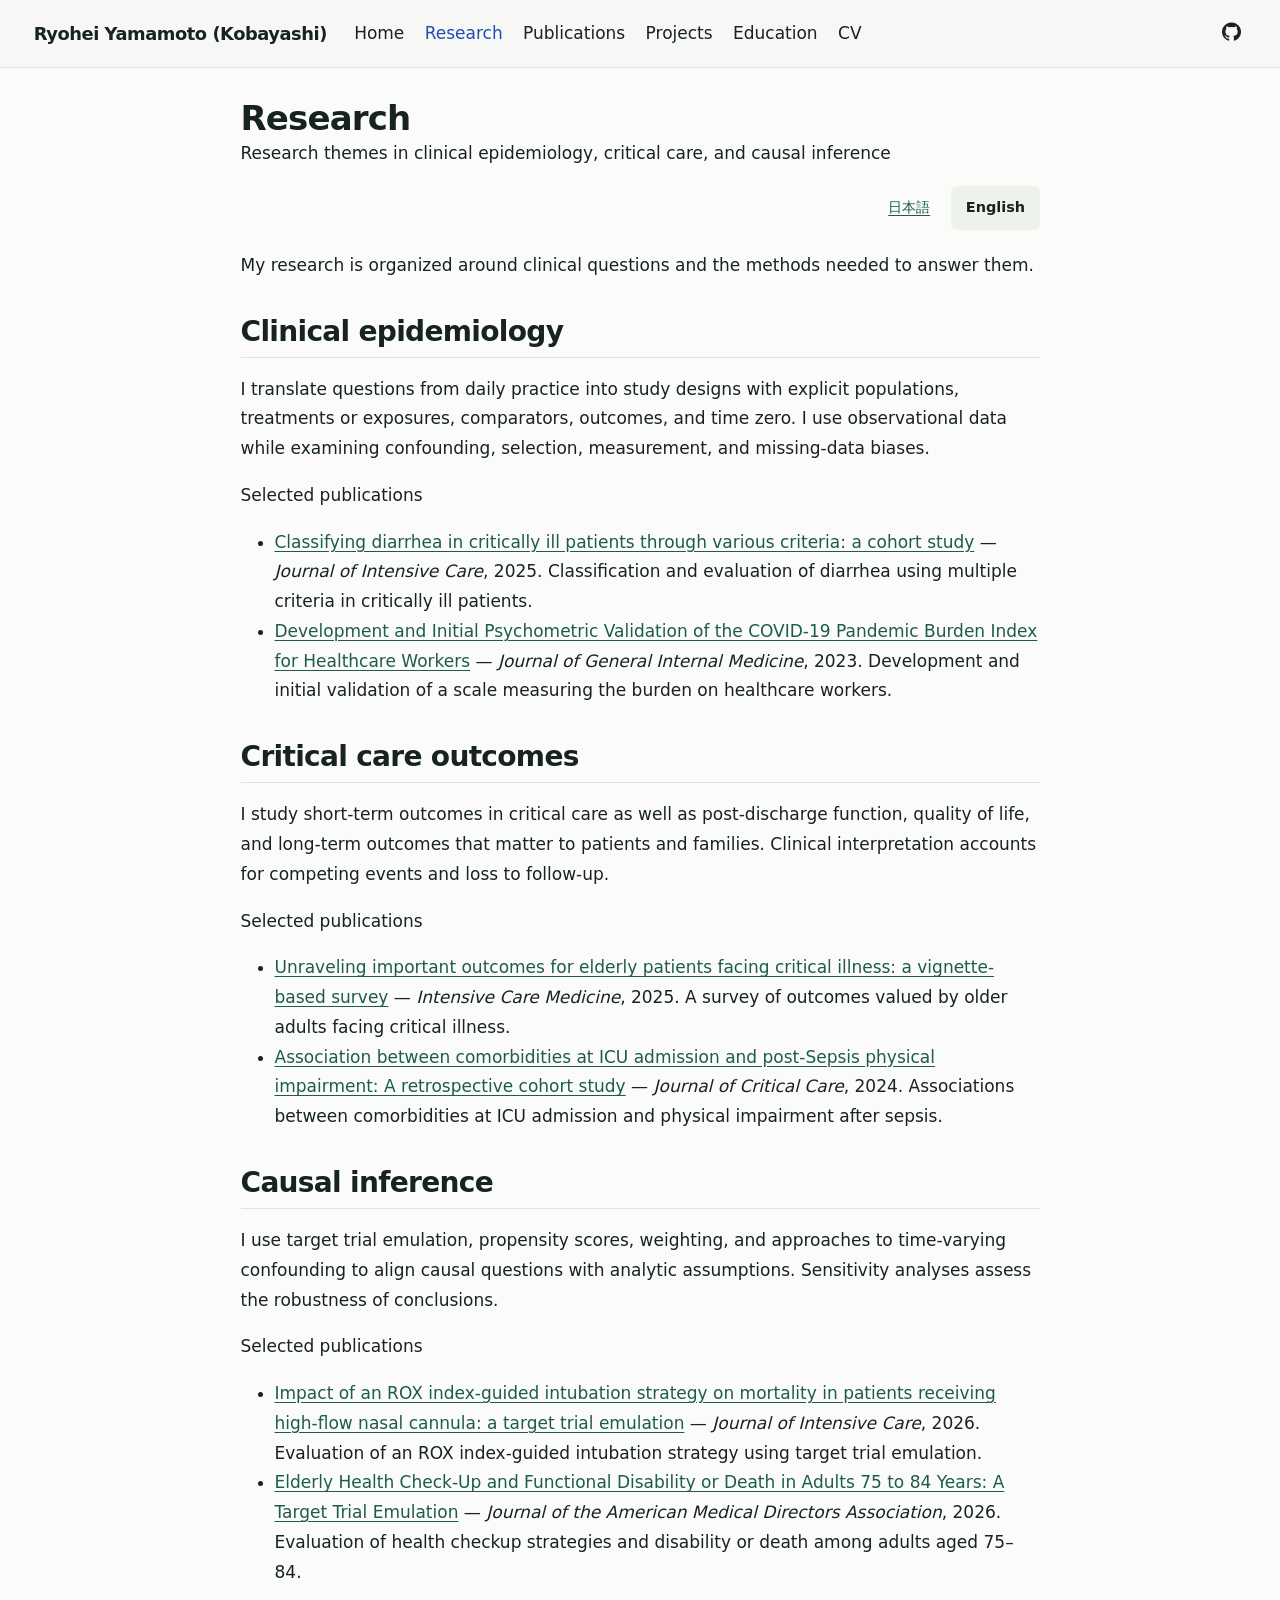
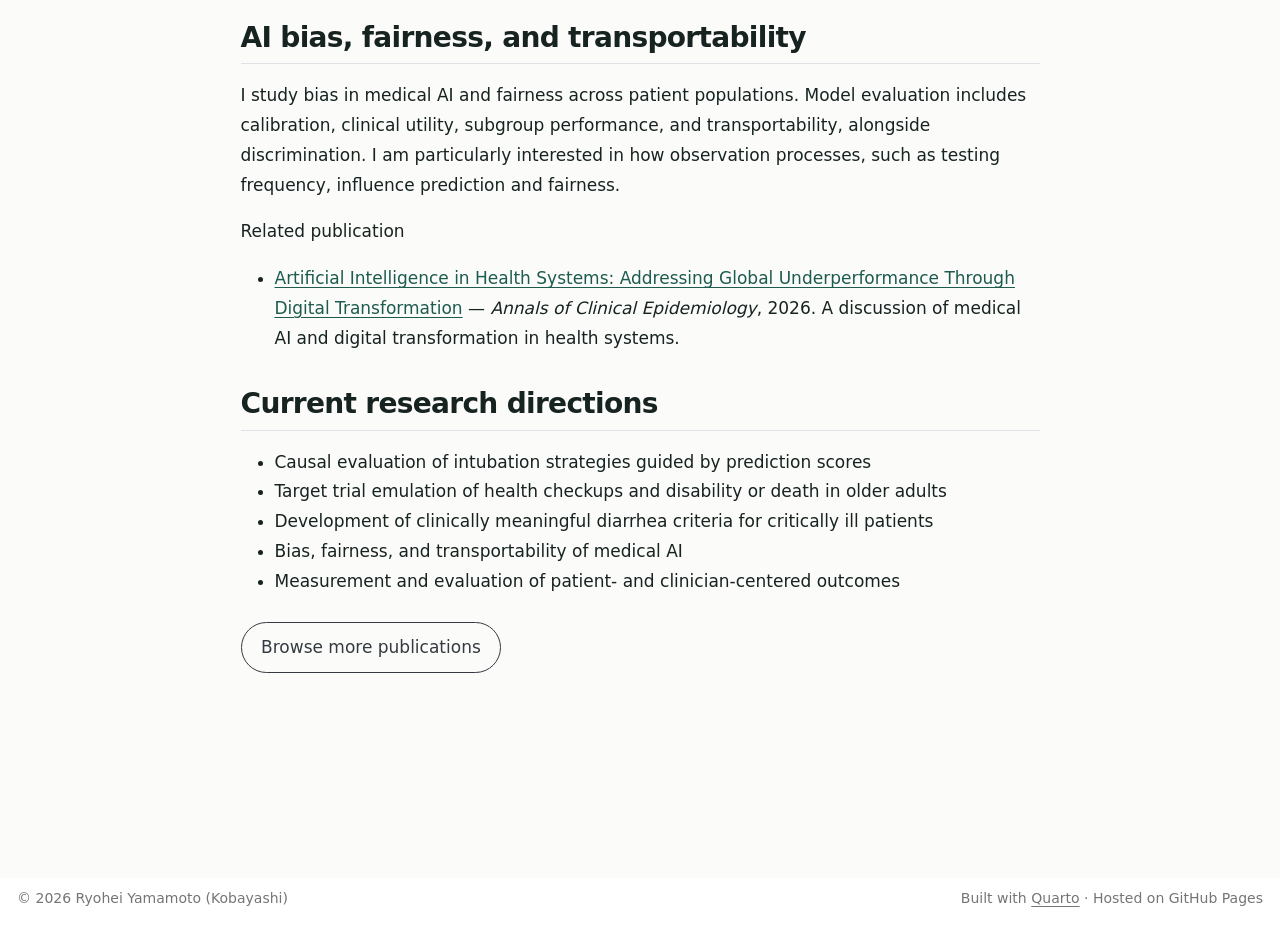
<file: docs/en/research.html>
<!DOCTYPE html>
<html xmlns="http://www.w3.org/1999/xhtml" lang="en" xml:lang="en"><head>

<meta charset="utf-8">
<meta name="generator" content="quarto-1.8.25">

<meta name="viewport" content="width=device-width, initial-scale=1.0, user-scalable=yes">

<meta name="description" content="Research themes in clinical epidemiology, critical care, and causal inference">

<title>Research – Ryohei Yamamoto (Kobayashi)</title>
<style>
code{white-space: pre-wrap;}
span.smallcaps{font-variant: small-caps;}
div.columns{display: flex; gap: min(4vw, 1.5em);}
div.column{flex: auto; overflow-x: auto;}
div.hanging-indent{margin-left: 1.5em; text-indent: -1.5em;}
ul.task-list{list-style: none;}
ul.task-list li input[type="checkbox"] {
  width: 0.8em;
  margin: 0 0.8em 0.2em -1em; /* quarto-specific, see https://github.com/quarto-dev/quarto-cli/issues/4556 */ 
  vertical-align: middle;
}
</style>


<script src="../site_libs/quarto-nav/quarto-nav.js"></script>
<script src="../site_libs/clipboard/clipboard.min.js"></script>
<script src="../site_libs/quarto-html/quarto.js" type="module"></script>
<script src="../site_libs/quarto-html/tabsets/tabsets.js" type="module"></script>
<script src="../site_libs/quarto-html/axe/axe-check.js" type="module"></script>
<script src="../site_libs/quarto-html/popper.min.js"></script>
<script src="../site_libs/quarto-html/tippy.umd.min.js"></script>
<script src="../site_libs/quarto-html/anchor.min.js"></script>
<link href="../site_libs/quarto-html/tippy.css" rel="stylesheet">
<link href="../site_libs/quarto-html/quarto-syntax-highlighting-7b89279ff1a6dce999919e0e67d4d9ec.css" rel="stylesheet" id="quarto-text-highlighting-styles">
<script src="../site_libs/bootstrap/bootstrap.min.js"></script>
<link href="../site_libs/bootstrap/bootstrap-icons.css" rel="stylesheet">
<link href="../site_libs/bootstrap/bootstrap-74d7029ec4652e640b5858516d55cd5c.min.css" rel="stylesheet" append-hash="true" id="quarto-bootstrap" data-mode="light">
<script id="quarto-search-options" type="application/json">{
  "language": {
    "search-no-results-text": "No results",
    "search-matching-documents-text": "matching documents",
    "search-copy-link-title": "Copy link to search",
    "search-hide-matches-text": "Hide additional matches",
    "search-more-match-text": "more match in this document",
    "search-more-matches-text": "more matches in this document",
    "search-clear-button-title": "Clear",
    "search-text-placeholder": "",
    "search-detached-cancel-button-title": "Cancel",
    "search-submit-button-title": "Submit",
    "search-label": "Search"
  }
}</script>
<style>html{ scroll-behavior: smooth; }</style>


<link rel="stylesheet" href="../styles-v4.css">
<link rel="stylesheet" href="../language.css">
<meta property="og:title" content="Research – Ryohei Yamamoto (Kobayashi)">
<meta property="og:description" content="Research themes in clinical epidemiology, critical care, and causal inference">
<meta property="og:site_name" content="Ryohei Yamamoto (Kobayashi)">
</head>

<body class="nav-fixed fullcontent quarto-light">

<div id="quarto-search-results"></div>
  <header id="quarto-header" class="headroom fixed-top">
    <nav class="navbar navbar-expand-lg " data-bs-theme="dark">
      <div class="navbar-container container-fluid">
      <div class="navbar-brand-container mx-auto">
    <a href="../index.html" class="navbar-brand navbar-brand-logo">
    </a>
    <a class="navbar-brand" href="../index.html">
    <span class="navbar-title">Ryohei Yamamoto (Kobayashi)</span>
    </a>
  </div>
          <button class="navbar-toggler" type="button" data-bs-toggle="collapse" data-bs-target="#navbarCollapse" aria-controls="navbarCollapse" role="menu" aria-expanded="false" aria-label="Toggle navigation" onclick="if (window.quartoToggleHeadroom) { window.quartoToggleHeadroom(); }">
  <span class="navbar-toggler-icon"></span>
</button>
          <div class="collapse navbar-collapse" id="navbarCollapse">
            <ul class="navbar-nav navbar-nav-scroll me-auto">
  <li class="nav-item">
    <a class="nav-link" href="../index.html"> 
<span class="menu-text">Home</span></a>
  </li>  
  <li class="nav-item">
    <a class="nav-link" href="../research.html"> 
<span class="menu-text">Research</span></a>
  </li>  
  <li class="nav-item">
    <a class="nav-link" href="../publications.html"> 
<span class="menu-text">Publications</span></a>
  </li>  
  <li class="nav-item">
    <a class="nav-link" href="../projects.html"> 
<span class="menu-text">Projects</span></a>
  </li>  
  <li class="nav-item">
    <a class="nav-link" href="../education.html"> 
<span class="menu-text">Education</span></a>
  </li>  
  <li class="nav-item">
    <a class="nav-link" href="../cv.html"> 
<span class="menu-text">CV</span></a>
  </li>  
</ul>
            <ul class="navbar-nav navbar-nav-scroll ms-auto">
  <li class="nav-item compact">
    <a class="nav-link" href="https://github.com/ryohei-hey"> <i class="bi bi-github" role="img" aria-label="GitHub">
</i> 
<span class="menu-text"></span></a>
  </li>  
</ul>
          </div> <!-- /navcollapse -->
            <div class="quarto-navbar-tools">
</div>
      </div> <!-- /container-fluid -->
    </nav>
</header>
<!-- content -->
<div id="quarto-content" class="quarto-container page-columns page-rows-contents page-layout-article page-navbar">
<!-- sidebar -->
<!-- margin-sidebar -->
    
<!-- main -->
<main class="content" id="quarto-document-content">

<header id="title-block-header" class="quarto-title-block default">
<div class="quarto-title">
<h1 class="title">Research</h1>
</div>

<div>
  <div class="description">
    Research themes in clinical epidemiology, critical care, and causal inference
  </div>
</div>


<div class="quarto-title-meta">

    
  
    
  </div>
  


</header>


<nav class="language-switch" aria-label="Language">
<a href="../research.html" lang="ja" hreflang="ja">日本語</a><span lang="en" aria-current="page">English</span>
</nav>
<p>My research is organized around clinical questions and the methods needed to answer them.</p>
<section id="clinical-epidemiology" class="level2">
<h2 class="anchored" data-anchor-id="clinical-epidemiology">Clinical epidemiology</h2>
<p>I translate questions from daily practice into study designs with explicit populations, treatments or exposures, comparators, outcomes, and time zero. I use observational data while examining confounding, selection, measurement, and missing-data biases.</p>
<p>Selected publications</p>
<ul>
<li><a href="https://scholar.google.com/citations?view_op=view_citation&amp;hl=en&amp;user=1n3Y7mQAAAAJ&amp;citation_for_view=1n3Y7mQAAAAJ:r0BpntZqJG4C">Classifying diarrhea in critically ill patients through various criteria: a cohort study</a> — <em>Journal of Intensive Care</em>, 2025. Classification and evaluation of diarrhea using multiple criteria in critically ill patients.</li>
<li><a href="https://scholar.google.com/citations?view_op=view_citation&amp;hl=en&amp;user=1n3Y7mQAAAAJ&amp;citation_for_view=1n3Y7mQAAAAJ:3fE2CSJIrl8C">Development and Initial Psychometric Validation of the COVID-19 Pandemic Burden Index for Healthcare Workers</a> — <em>Journal of General Internal Medicine</em>, 2023. Development and initial validation of a scale measuring the burden on healthcare workers.</li>
</ul>
</section>
<section id="critical-care-outcomes" class="level2">
<h2 class="anchored" data-anchor-id="critical-care-outcomes">Critical care outcomes</h2>
<p>I study short-term outcomes in critical care as well as post-discharge function, quality of life, and long-term outcomes that matter to patients and families. Clinical interpretation accounts for competing events and loss to follow-up.</p>
<p>Selected publications</p>
<ul>
<li><a href="https://scholar.google.com/citations?view_op=view_citation&amp;hl=en&amp;user=1n3Y7mQAAAAJ&amp;citation_for_view=1n3Y7mQAAAAJ:RHpTSmoSYBkC">Unraveling important outcomes for elderly patients facing critical illness: a vignette-based survey</a> — <em>Intensive Care Medicine</em>, 2025. A survey of outcomes valued by older adults facing critical illness.</li>
<li><a href="https://scholar.google.com/citations?view_op=view_citation&amp;hl=en&amp;user=1n3Y7mQAAAAJ&amp;citation_for_view=1n3Y7mQAAAAJ:QIV2ME_5wuYC">Association between comorbidities at ICU admission and post-Sepsis physical impairment: A retrospective cohort study</a> — <em>Journal of Critical Care</em>, 2024. Associations between comorbidities at ICU admission and physical impairment after sepsis.</li>
</ul>
</section>
<section id="causal-inference" class="level2">
<h2 class="anchored" data-anchor-id="causal-inference">Causal inference</h2>
<p>I use target trial emulation, propensity scores, weighting, and approaches to time-varying confounding to align causal questions with analytic assumptions. Sensitivity analyses assess the robustness of conclusions.</p>
<p>Selected publications</p>
<ul>
<li><a href="https://scholar.google.com/citations?view_op=view_citation&amp;hl=en&amp;user=1n3Y7mQAAAAJ&amp;citation_for_view=1n3Y7mQAAAAJ:BqipwSGYUEgC">Impact of an ROX index-guided intubation strategy on mortality in patients receiving high-flow nasal cannula: a target trial emulation</a> — <em>Journal of Intensive Care</em>, 2026. Evaluation of an ROX index-guided intubation strategy using target trial emulation.</li>
<li><a href="https://scholar.google.com/citations?view_op=view_citation&amp;hl=en&amp;user=1n3Y7mQAAAAJ&amp;citation_for_view=1n3Y7mQAAAAJ:GnPB-g6toBAC">Elderly Health Check-Up and Functional Disability or Death in Adults 75 to 84 Years: A Target Trial Emulation</a> — <em>Journal of the American Medical Directors Association</em>, 2026. Evaluation of health checkup strategies and disability or death among adults aged 75–84.</li>
</ul>
</section>
<section id="ai-bias-fairness-and-transportability" class="level2">
<h2 class="anchored" data-anchor-id="ai-bias-fairness-and-transportability">AI bias, fairness, and transportability</h2>
<p>I study bias in medical AI and fairness across patient populations. Model evaluation includes calibration, clinical utility, subgroup performance, and transportability, alongside discrimination. I am particularly interested in how observation processes, such as testing frequency, influence prediction and fairness.</p>
<p>Related publication</p>
<ul>
<li><a href="https://scholar.google.com/citations?view_op=view_citation&amp;hl=en&amp;user=1n3Y7mQAAAAJ&amp;citation_for_view=1n3Y7mQAAAAJ:NMxIlDl6LWMC">Artificial Intelligence in Health Systems: Addressing Global Underperformance Through Digital Transformation</a> — <em>Annals of Clinical Epidemiology</em>, 2026. A discussion of medical AI and digital transformation in health systems.</li>
</ul>
</section>
<section id="current-research-directions" class="level2">
<h2 class="anchored" data-anchor-id="current-research-directions">Current research directions</h2>
<ul>
<li>Causal evaluation of intubation strategies guided by prediction scores</li>
<li>Target trial emulation of health checkups and disability or death in older adults</li>
<li>Development of clinically meaningful diarrhea criteria for critically ill patients</li>
<li>Bias, fairness, and transportability of medical AI</li>
<li>Measurement and evaluation of patient- and clinician-centered outcomes</li>
</ul>
<p><a href="../en/publications.html" class="btn btn-outline-dark">Browse more publications</a></p>


</section>

</main> <!-- /main -->
<script src="../language.js"></script>
<script id="quarto-html-after-body" type="application/javascript">
  window.document.addEventListener("DOMContentLoaded", function (event) {
    const icon = "";
    const anchorJS = new window.AnchorJS();
    anchorJS.options = {
      placement: 'right',
      icon: icon
    };
    anchorJS.add('.anchored');
    const isCodeAnnotation = (el) => {
      for (const clz of el.classList) {
        if (clz.startsWith('code-annotation-')) {                     
          return true;
        }
      }
      return false;
    }
    const onCopySuccess = function(e) {
      // button target
      const button = e.trigger;
      // don't keep focus
      button.blur();
      // flash "checked"
      button.classList.add('code-copy-button-checked');
      var currentTitle = button.getAttribute("title");
      button.setAttribute("title", "Copied!");
      let tooltip;
      if (window.bootstrap) {
        button.setAttribute("data-bs-toggle", "tooltip");
        button.setAttribute("data-bs-placement", "left");
        button.setAttribute("data-bs-title", "Copied!");
        tooltip = new bootstrap.Tooltip(button, 
          { trigger: "manual", 
            customClass: "code-copy-button-tooltip",
            offset: [0, -8]});
        tooltip.show();    
      }
      setTimeout(function() {
        if (tooltip) {
          tooltip.hide();
          button.removeAttribute("data-bs-title");
          button.removeAttribute("data-bs-toggle");
          button.removeAttribute("data-bs-placement");
        }
        button.setAttribute("title", currentTitle);
        button.classList.remove('code-copy-button-checked');
      }, 1000);
      // clear code selection
      e.clearSelection();
    }
    const getTextToCopy = function(trigger) {
      const outerScaffold = trigger.parentElement.cloneNode(true);
      const codeEl = outerScaffold.querySelector('code');
      for (const childEl of codeEl.children) {
        if (isCodeAnnotation(childEl)) {
          childEl.remove();
        }
      }
      return codeEl.innerText;
    }
    const clipboard = new window.ClipboardJS('.code-copy-button:not([data-in-quarto-modal])', {
      text: getTextToCopy
    });
    clipboard.on('success', onCopySuccess);
    if (window.document.getElementById('quarto-embedded-source-code-modal')) {
      const clipboardModal = new window.ClipboardJS('.code-copy-button[data-in-quarto-modal]', {
        text: getTextToCopy,
        container: window.document.getElementById('quarto-embedded-source-code-modal')
      });
      clipboardModal.on('success', onCopySuccess);
    }
      var localhostRegex = new RegExp(/^(?:http|https):\/\/localhost\:?[0-9]*\//);
      var mailtoRegex = new RegExp(/^mailto:/);
        var filterRegex = new RegExp("https:\/\/ryohei-hey\.github\.io");
      var isInternal = (href) => {
          return filterRegex.test(href) || localhostRegex.test(href) || mailtoRegex.test(href);
      }
      // Inspect non-navigation links and adorn them if external
     var links = window.document.querySelectorAll('a[href]:not(.nav-link):not(.navbar-brand):not(.toc-action):not(.sidebar-link):not(.sidebar-item-toggle):not(.pagination-link):not(.no-external):not([aria-hidden]):not(.dropdown-item):not(.quarto-navigation-tool):not(.about-link)');
      for (var i=0; i<links.length; i++) {
        const link = links[i];
        if (!isInternal(link.href)) {
          // undo the damage that might have been done by quarto-nav.js in the case of
          // links that we want to consider external
          if (link.dataset.originalHref !== undefined) {
            link.href = link.dataset.originalHref;
          }
            // target, if specified
            link.setAttribute("target", "_blank");
            if (link.getAttribute("rel") === null) {
              link.setAttribute("rel", "noopener");
            }
        }
      }
    function tippyHover(el, contentFn, onTriggerFn, onUntriggerFn) {
      const config = {
        allowHTML: true,
        maxWidth: 500,
        delay: 100,
        arrow: false,
        appendTo: function(el) {
            return el.parentElement;
        },
        interactive: true,
        interactiveBorder: 10,
        theme: 'quarto',
        placement: 'bottom-start',
      };
      if (contentFn) {
        config.content = contentFn;
      }
      if (onTriggerFn) {
        config.onTrigger = onTriggerFn;
      }
      if (onUntriggerFn) {
        config.onUntrigger = onUntriggerFn;
      }
      window.tippy(el, config); 
    }
    const noterefs = window.document.querySelectorAll('a[role="doc-noteref"]');
    for (var i=0; i<noterefs.length; i++) {
      const ref = noterefs[i];
      tippyHover(ref, function() {
        // use id or data attribute instead here
        let href = ref.getAttribute('data-footnote-href') || ref.getAttribute('href');
        try { href = new URL(href).hash; } catch {}
        const id = href.replace(/^#\/?/, "");
        const note = window.document.getElementById(id);
        if (note) {
          return note.innerHTML;
        } else {
          return "";
        }
      });
    }
    const xrefs = window.document.querySelectorAll('a.quarto-xref');
    const processXRef = (id, note) => {
      // Strip column container classes
      const stripColumnClz = (el) => {
        el.classList.remove("page-full", "page-columns");
        if (el.children) {
          for (const child of el.children) {
            stripColumnClz(child);
          }
        }
      }
      stripColumnClz(note)
      if (id === null || id.startsWith('sec-')) {
        // Special case sections, only their first couple elements
        const container = document.createElement("div");
        if (note.children && note.children.length > 2) {
          container.appendChild(note.children[0].cloneNode(true));
          for (let i = 1; i < note.children.length; i++) {
            const child = note.children[i];
            if (child.tagName === "P" && child.innerText === "") {
              continue;
            } else {
              container.appendChild(child.cloneNode(true));
              break;
            }
          }
          if (window.Quarto?.typesetMath) {
            window.Quarto.typesetMath(container);
          }
          return container.innerHTML
        } else {
          if (window.Quarto?.typesetMath) {
            window.Quarto.typesetMath(note);
          }
          return note.innerHTML;
        }
      } else {
        // Remove any anchor links if they are present
        const anchorLink = note.querySelector('a.anchorjs-link');
        if (anchorLink) {
          anchorLink.remove();
        }
        if (window.Quarto?.typesetMath) {
          window.Quarto.typesetMath(note);
        }
        if (note.classList.contains("callout")) {
          return note.outerHTML;
        } else {
          return note.innerHTML;
        }
      }
    }
    for (var i=0; i<xrefs.length; i++) {
      const xref = xrefs[i];
      tippyHover(xref, undefined, function(instance) {
        instance.disable();
        let url = xref.getAttribute('href');
        let hash = undefined; 
        if (url.startsWith('#')) {
          hash = url;
        } else {
          try { hash = new URL(url).hash; } catch {}
        }
        if (hash) {
          const id = hash.replace(/^#\/?/, "");
          const note = window.document.getElementById(id);
          if (note !== null) {
            try {
              const html = processXRef(id, note.cloneNode(true));
              instance.setContent(html);
            } finally {
              instance.enable();
              instance.show();
            }
          } else {
            // See if we can fetch this
            fetch(url.split('#')[0])
            .then(res => res.text())
            .then(html => {
              const parser = new DOMParser();
              const htmlDoc = parser.parseFromString(html, "text/html");
              const note = htmlDoc.getElementById(id);
              if (note !== null) {
                const html = processXRef(id, note);
                instance.setContent(html);
              } 
            }).finally(() => {
              instance.enable();
              instance.show();
            });
          }
        } else {
          // See if we can fetch a full url (with no hash to target)
          // This is a special case and we should probably do some content thinning / targeting
          fetch(url)
          .then(res => res.text())
          .then(html => {
            const parser = new DOMParser();
            const htmlDoc = parser.parseFromString(html, "text/html");
            const note = htmlDoc.querySelector('main.content');
            if (note !== null) {
              // This should only happen for chapter cross references
              // (since there is no id in the URL)
              // remove the first header
              if (note.children.length > 0 && note.children[0].tagName === "HEADER") {
                note.children[0].remove();
              }
              const html = processXRef(null, note);
              instance.setContent(html);
            } 
          }).finally(() => {
            instance.enable();
            instance.show();
          });
        }
      }, function(instance) {
      });
    }
        let selectedAnnoteEl;
        const selectorForAnnotation = ( cell, annotation) => {
          let cellAttr = 'data-code-cell="' + cell + '"';
          let lineAttr = 'data-code-annotation="' +  annotation + '"';
          const selector = 'span[' + cellAttr + '][' + lineAttr + ']';
          return selector;
        }
        const selectCodeLines = (annoteEl) => {
          const doc = window.document;
          const targetCell = annoteEl.getAttribute("data-target-cell");
          const targetAnnotation = annoteEl.getAttribute("data-target-annotation");
          const annoteSpan = window.document.querySelector(selectorForAnnotation(targetCell, targetAnnotation));
          const lines = annoteSpan.getAttribute("data-code-lines").split(",");
          const lineIds = lines.map((line) => {
            return targetCell + "-" + line;
          })
          let top = null;
          let height = null;
          let parent = null;
          if (lineIds.length > 0) {
              //compute the position of the single el (top and bottom and make a div)
              const el = window.document.getElementById(lineIds[0]);
              top = el.offsetTop;
              height = el.offsetHeight;
              parent = el.parentElement.parentElement;
            if (lineIds.length > 1) {
              const lastEl = window.document.getElementById(lineIds[lineIds.length - 1]);
              const bottom = lastEl.offsetTop + lastEl.offsetHeight;
              height = bottom - top;
            }
            if (top !== null && height !== null && parent !== null) {
              // cook up a div (if necessary) and position it 
              let div = window.document.getElementById("code-annotation-line-highlight");
              if (div === null) {
                div = window.document.createElement("div");
                div.setAttribute("id", "code-annotation-line-highlight");
                div.style.position = 'absolute';
                parent.appendChild(div);
              }
              div.style.top = top - 2 + "px";
              div.style.height = height + 4 + "px";
              div.style.left = 0;
              let gutterDiv = window.document.getElementById("code-annotation-line-highlight-gutter");
              if (gutterDiv === null) {
                gutterDiv = window.document.createElement("div");
                gutterDiv.setAttribute("id", "code-annotation-line-highlight-gutter");
                gutterDiv.style.position = 'absolute';
                const codeCell = window.document.getElementById(targetCell);
                const gutter = codeCell.querySelector('.code-annotation-gutter');
                gutter.appendChild(gutterDiv);
              }
              gutterDiv.style.top = top - 2 + "px";
              gutterDiv.style.height = height + 4 + "px";
            }
            selectedAnnoteEl = annoteEl;
          }
        };
        const unselectCodeLines = () => {
          const elementsIds = ["code-annotation-line-highlight", "code-annotation-line-highlight-gutter"];
          elementsIds.forEach((elId) => {
            const div = window.document.getElementById(elId);
            if (div) {
              div.remove();
            }
          });
          selectedAnnoteEl = undefined;
        };
          // Handle positioning of the toggle
      window.addEventListener(
        "resize",
        throttle(() => {
          elRect = undefined;
          if (selectedAnnoteEl) {
            selectCodeLines(selectedAnnoteEl);
          }
        }, 10)
      );
      function throttle(fn, ms) {
      let throttle = false;
      let timer;
        return (...args) => {
          if(!throttle) { // first call gets through
              fn.apply(this, args);
              throttle = true;
          } else { // all the others get throttled
              if(timer) clearTimeout(timer); // cancel #2
              timer = setTimeout(() => {
                fn.apply(this, args);
                timer = throttle = false;
              }, ms);
          }
        };
      }
        // Attach click handler to the DT
        const annoteDls = window.document.querySelectorAll('dt[data-target-cell]');
        for (const annoteDlNode of annoteDls) {
          annoteDlNode.addEventListener('click', (event) => {
            const clickedEl = event.target;
            if (clickedEl !== selectedAnnoteEl) {
              unselectCodeLines();
              const activeEl = window.document.querySelector('dt[data-target-cell].code-annotation-active');
              if (activeEl) {
                activeEl.classList.remove('code-annotation-active');
              }
              selectCodeLines(clickedEl);
              clickedEl.classList.add('code-annotation-active');
            } else {
              // Unselect the line
              unselectCodeLines();
              clickedEl.classList.remove('code-annotation-active');
            }
          });
        }
    const findCites = (el) => {
      const parentEl = el.parentElement;
      if (parentEl) {
        const cites = parentEl.dataset.cites;
        if (cites) {
          return {
            el,
            cites: cites.split(' ')
          };
        } else {
          return findCites(el.parentElement)
        }
      } else {
        return undefined;
      }
    };
    var bibliorefs = window.document.querySelectorAll('a[role="doc-biblioref"]');
    for (var i=0; i<bibliorefs.length; i++) {
      const ref = bibliorefs[i];
      const citeInfo = findCites(ref);
      if (citeInfo) {
        tippyHover(citeInfo.el, function() {
          var popup = window.document.createElement('div');
          citeInfo.cites.forEach(function(cite) {
            var citeDiv = window.document.createElement('div');
            citeDiv.classList.add('hanging-indent');
            citeDiv.classList.add('csl-entry');
            var biblioDiv = window.document.getElementById('ref-' + cite);
            if (biblioDiv) {
              citeDiv.innerHTML = biblioDiv.innerHTML;
            }
            popup.appendChild(citeDiv);
          });
          return popup.innerHTML;
        });
      }
    }
  });
  </script>
</div> <!-- /content -->
<footer class="footer">
  <div class="nav-footer">
    <div class="nav-footer-left">
<p>© 2026 Ryohei Yamamoto (Kobayashi)</p>
</div>   
    <div class="nav-footer-center">
      &nbsp;
    </div>
    <div class="nav-footer-right">
<p>Built with <a href="https://quarto.org/">Quarto</a> · Hosted on GitHub Pages</p>
</div>
  </div>
</footer>




<script src="../site_libs/quarto-html/zenscroll-min.js"></script>
</body></html>
</file>
<file: docs/site_libs/quarto-html/tippy.css>
.tippy-box[data-animation=fade][data-state=hidden]{opacity:0}[data-tippy-root]{max-width:calc(100vw - 10px)}.tippy-box{position:relative;background-color:#333;color:#fff;border-radius:4px;font-size:14px;line-height:1.4;white-space:normal;outline:0;transition-property:transform,visibility,opacity}.tippy-box[data-placement^=top]>.tippy-arrow{bottom:0}.tippy-box[data-placement^=top]>.tippy-arrow:before{bottom:-7px;left:0;border-width:8px 8px 0;border-top-color:initial;transform-origin:center top}.tippy-box[data-placement^=bottom]>.tippy-arrow{top:0}.tippy-box[data-placement^=bottom]>.tippy-arrow:before{top:-7px;left:0;border-width:0 8px 8px;border-bottom-color:initial;transform-origin:center bottom}.tippy-box[data-placement^=left]>.tippy-arrow{right:0}.tippy-box[data-placement^=left]>.tippy-arrow:before{border-width:8px 0 8px 8px;border-left-color:initial;right:-7px;transform-origin:center left}.tippy-box[data-placement^=right]>.tippy-arrow{left:0}.tippy-box[data-placement^=right]>.tippy-arrow:before{left:-7px;border-width:8px 8px 8px 0;border-right-color:initial;transform-origin:center right}.tippy-box[data-inertia][data-state=visible]{transition-timing-function:cubic-bezier(.54,1.5,.38,1.11)}.tippy-arrow{width:16px;height:16px;color:#333}.tippy-arrow:before{content:"";position:absolute;border-color:transparent;border-style:solid}.tippy-content{position:relative;padding:5px 9px;z-index:1}
</file>
<file: docs/site_libs/quarto-html/quarto-syntax-highlighting-7b89279ff1a6dce999919e0e67d4d9ec.css>
/* quarto syntax highlight colors */
:root {
  --quarto-hl-ot-color: #003B4F;
  --quarto-hl-at-color: #657422;
  --quarto-hl-ss-color: #20794D;
  --quarto-hl-an-color: #5E5E5E;
  --quarto-hl-fu-color: #4758AB;
  --quarto-hl-st-color: #20794D;
  --quarto-hl-cf-color: #003B4F;
  --quarto-hl-op-color: #5E5E5E;
  --quarto-hl-er-color: #AD0000;
  --quarto-hl-bn-color: #AD0000;
  --quarto-hl-al-color: #AD0000;
  --quarto-hl-va-color: #111111;
  --quarto-hl-bu-color: inherit;
  --quarto-hl-ex-color: inherit;
  --quarto-hl-pp-color: #AD0000;
  --quarto-hl-in-color: #5E5E5E;
  --quarto-hl-vs-color: #20794D;
  --quarto-hl-wa-color: #5E5E5E;
  --quarto-hl-do-color: #5E5E5E;
  --quarto-hl-im-color: #00769E;
  --quarto-hl-ch-color: #20794D;
  --quarto-hl-dt-color: #AD0000;
  --quarto-hl-fl-color: #AD0000;
  --quarto-hl-co-color: #5E5E5E;
  --quarto-hl-cv-color: #5E5E5E;
  --quarto-hl-cn-color: #8f5902;
  --quarto-hl-sc-color: #5E5E5E;
  --quarto-hl-dv-color: #AD0000;
  --quarto-hl-kw-color: #003B4F;
}

/* other quarto variables */
:root {
  --quarto-font-monospace: SFMono-Regular, Menlo, Monaco, Consolas, "Liberation Mono", "Courier New", monospace;
}

/* syntax highlight based on Pandoc's rules */
pre > code.sourceCode > span {
  color: #003B4F;
}

code.sourceCode > span {
  color: #003B4F;
}

div.sourceCode,
div.sourceCode pre.sourceCode {
  color: #003B4F;
}

/* Normal */
code span {
  color: #003B4F;
}

/* Alert */
code span.al {
  color: #AD0000;
  font-style: inherit;
}

/* Annotation */
code span.an {
  color: #5E5E5E;
  font-style: inherit;
}

/* Attribute */
code span.at {
  color: #657422;
  font-style: inherit;
}

/* BaseN */
code span.bn {
  color: #AD0000;
  font-style: inherit;
}

/* BuiltIn */
code span.bu {
  font-style: inherit;
}

/* ControlFlow */
code span.cf {
  color: #003B4F;
  font-weight: bold;
  font-style: inherit;
}

/* Char */
code span.ch {
  color: #20794D;
  font-style: inherit;
}

/* Constant */
code span.cn {
  color: #8f5902;
  font-style: inherit;
}

/* Comment */
code span.co {
  color: #5E5E5E;
  font-style: inherit;
}

/* CommentVar */
code span.cv {
  color: #5E5E5E;
  font-style: italic;
}

/* Documentation */
code span.do {
  color: #5E5E5E;
  font-style: italic;
}

/* DataType */
code span.dt {
  color: #AD0000;
  font-style: inherit;
}

/* DecVal */
code span.dv {
  color: #AD0000;
  font-style: inherit;
}

/* Error */
code span.er {
  color: #AD0000;
  font-style: inherit;
}

/* Extension */
code span.ex {
  font-style: inherit;
}

/* Float */
code span.fl {
  color: #AD0000;
  font-style: inherit;
}

/* Function */
code span.fu {
  color: #4758AB;
  font-style: inherit;
}

/* Import */
code span.im {
  color: #00769E;
  font-style: inherit;
}

/* Information */
code span.in {
  color: #5E5E5E;
  font-style: inherit;
}

/* Keyword */
code span.kw {
  color: #003B4F;
  font-weight: bold;
  font-style: inherit;
}

/* Operator */
code span.op {
  color: #5E5E5E;
  font-style: inherit;
}

/* Other */
code span.ot {
  color: #003B4F;
  font-style: inherit;
}

/* Preprocessor */
code span.pp {
  color: #AD0000;
  font-style: inherit;
}

/* SpecialChar */
code span.sc {
  color: #5E5E5E;
  font-style: inherit;
}

/* SpecialString */
code span.ss {
  color: #20794D;
  font-style: inherit;
}

/* String */
code span.st {
  color: #20794D;
  font-style: inherit;
}

/* Variable */
code span.va {
  color: #111111;
  font-style: inherit;
}

/* VerbatimString */
code span.vs {
  color: #20794D;
  font-style: inherit;
}

/* Warning */
code span.wa {
  color: #5E5E5E;
  font-style: italic;
}

.prevent-inlining {
  content: "</";
}

/*# sourceMappingURL=3944bc705cfaf4c80e56f77c5205168a.css.map */
</file>
<file: docs/styles-v4.css>
:root {
  --ink: #172321;
  --muted: #5b6865;
  --paper: #fbfcfa;
  --soft: #eef2ed;
  --green: #1e5b4f;
  --green-dark: #123f37;
  --line: #d9e0dc;
}

body {
  color: var(--ink);
  background: var(--paper);
  font-family: "Noto Sans JP", "Yu Gothic", "Hiragino Kaku Gothic ProN", system-ui, sans-serif;
  line-height: 1.75;
}

h1, h2, h3, .navbar-brand {
  letter-spacing: -0.025em;
  font-weight: 650;
}

a { color: var(--green); }
a:hover { color: var(--green-dark); }

.navbar {
  border-bottom: 1px solid rgba(23, 35, 33, .09);
  backdrop-filter: blur(12px);
}

.navbar-brand { font-size: 1.05rem; }

.hero {
  min-height: 0;
  display: grid;
  grid-template-columns: 220px minmax(0, 1fr);
  align-items: center;
  gap: 3rem;
  max-width: 1080px;
  margin: 0 auto;
  padding: 3.5rem 2rem;
}

.hero-photo {
  width: min(220px, 100%);
  aspect-ratio: 1;
  border-radius: 50%;
  overflow: hidden;
  box-shadow: 0 10px 30px rgba(18, 63, 55, .10);
  border: 5px solid rgba(255, 255, 255, .9);
  background: var(--soft);
}

.hero-photo p {
  margin: 0;
  width: 100%;
  height: 100%;
}

.profile-photo {
  display: block;
  width: 100%;
  height: 100%;
  aspect-ratio: 1;
  object-fit: cover;
  object-position: 50% 66%;
}

.hero-copy h1 {
  max-width: 850px;
  font-size: clamp(1.4rem, 2.1vw, 1.85rem);
  line-height: 1.6;
  margin: .5rem 0 1.25rem;
  text-wrap: balance;
}

.hero-copy p:not(.eyebrow) {
  max-width: 760px;
  color: var(--muted);
  font-size: 1rem;
}

.eyebrow, .card-kicker {
  color: var(--green);
  font-size: .76rem;
  font-weight: 750;
  letter-spacing: .13em;
}

.btn { margin: .5rem .5rem .5rem 0; border-radius: 999px; padding: .7rem 1.15rem; }
.btn-primary { background: var(--green); border-color: var(--green); }
.btn-primary:hover { background: var(--green-dark); border-color: var(--green-dark); }

.home-grid {
  max-width: 1080px;
  margin: 0 auto;
  padding: 3rem 2rem;
  display: grid;
  grid-template-columns: minmax(0, 1fr) minmax(0, 1fr);
  gap: 3rem;
}

.home-grid h2, .home-grid h3, .section-band h2, .contact-strip h2 { font-size: 1.45rem; margin-top: 0; border: 0; padding-bottom: 0; }
.principles { border-left: 1px solid var(--line); padding-left: 2rem; }
.principles p { color: var(--muted); }

.section-band {
  background: var(--soft);
  padding: 3rem 2rem;
  max-width: 1080px;
  margin: 0 auto;
}

.cards, .project-grid {
  display: grid;
  grid-template-columns: repeat(3, minmax(0, 1fr));
  gap: 1.25rem;
  margin-top: 2rem;
}

.work-card, .project-card {
  background: var(--paper);
  border: 1px solid var(--line);
  border-radius: 12px;
  padding: 1.5rem;
  transition: transform .2s ease, box-shadow .2s ease;
}

.work-card:hover, .project-card:hover {
  transform: translateY(-4px);
  box-shadow: 0 16px 40px rgba(18, 63, 55, .09);
}

.contact-strip {
  color: white;
  background: var(--green-dark);
  padding: 2.5rem 2rem;
  max-width: 1080px;
  margin: 0 auto;
}

.contact-strip p { max-width: 720px; color: #dce8e4; }

main.content {
  max-width: 900px;
  padding-top: 4rem;
  padding-bottom: 6rem;
}

.page-layout-full main.content {
  width: 100%;
  max-width: none;
  padding-left: 0;
  padding-right: 0;
  padding-top: 0;
  padding-bottom: 2rem;
}

.hero-copy, .home-intro, .principles { min-width: 0; }
.work-card h3, .project-card h3 { font-size: 1.12rem; line-height: 1.6; margin-top: .75rem; }
.hero-copy .btn { font-size: .9rem; }
.hero-copy .eyebrow { font-size: .65rem; letter-spacing: .08em; }

.page-layout-full #title-block-header {
  display: none;
}

main.content > h2 { margin-top: 3.5rem; }

.publication-placeholder {
  border-left: 4px solid var(--green);
  background: var(--soft);
  padding: 1.25rem 1.5rem;
  margin: 1.5rem 0 2rem;
}

.publication-placeholder span { color: var(--muted); font-size: .9rem; }

.research-meta {
  display: inline-block;
  margin-top: .5rem;
  color: var(--muted);
  font-size: .9rem;
  font-weight: 600;
}

@media (max-width: 800px) {
  .hero { grid-template-columns: 160px minmax(0, 1fr); gap: 1.5rem; }
  .hero-photo { width: 160px; }
  .home-grid, .cards, .project-grid { grid-template-columns: 1fr; gap: 2rem; }
  .principles { border-left: 0; border-top: 1px solid var(--line); padding: 2rem 0 0; }
}

@media (max-width: 600px) {
  .hero { grid-template-columns: 1fr; padding: 2rem 1.25rem; gap: 1.25rem; }
  .hero-photo { width: 120px; }
  .hero-copy h1 { font-size: 1.4rem; }
  .home-grid, .section-band, .contact-strip { padding: 2rem 1.25rem; }
  .cards { gap: 1rem; margin-top: 1.25rem; }
  .work-card { padding: 1.25rem; }
  .navbar-brand { font-size: .85rem; }
}

@media (prefers-reduced-motion: reduce) {
  html { scroll-behavior: auto; }
  .work-card, .project-card { transition: none; }
}
</file>
<file: docs/language.css>
.language-switch {
  display: flex;
  justify-content: flex-end;
  align-items: center;
  gap: .4rem;
  margin: 0 0 1.25rem;
  font-size: .85rem;
}
.language-switch a, .language-switch span {
  display: inline-flex;
  align-items: center;
  justify-content: center;
  min-height: 44px;
  padding: .35rem .85rem;
  border-radius: 6px;
}
.language-switch [aria-current="page"] {
  background: var(--soft);
  color: var(--ink);
  font-weight: 650;
}
.language-switch a:focus-visible { outline: 2px solid var(--green); outline-offset: 2px; }
.page-layout-full .language-switch { max-width: 1080px; margin: .75rem auto 0; padding: 0 2rem; }
@media (max-width: 600px) {
  .page-layout-full .language-switch { padding: 0 1.25rem; }
}
</file>
